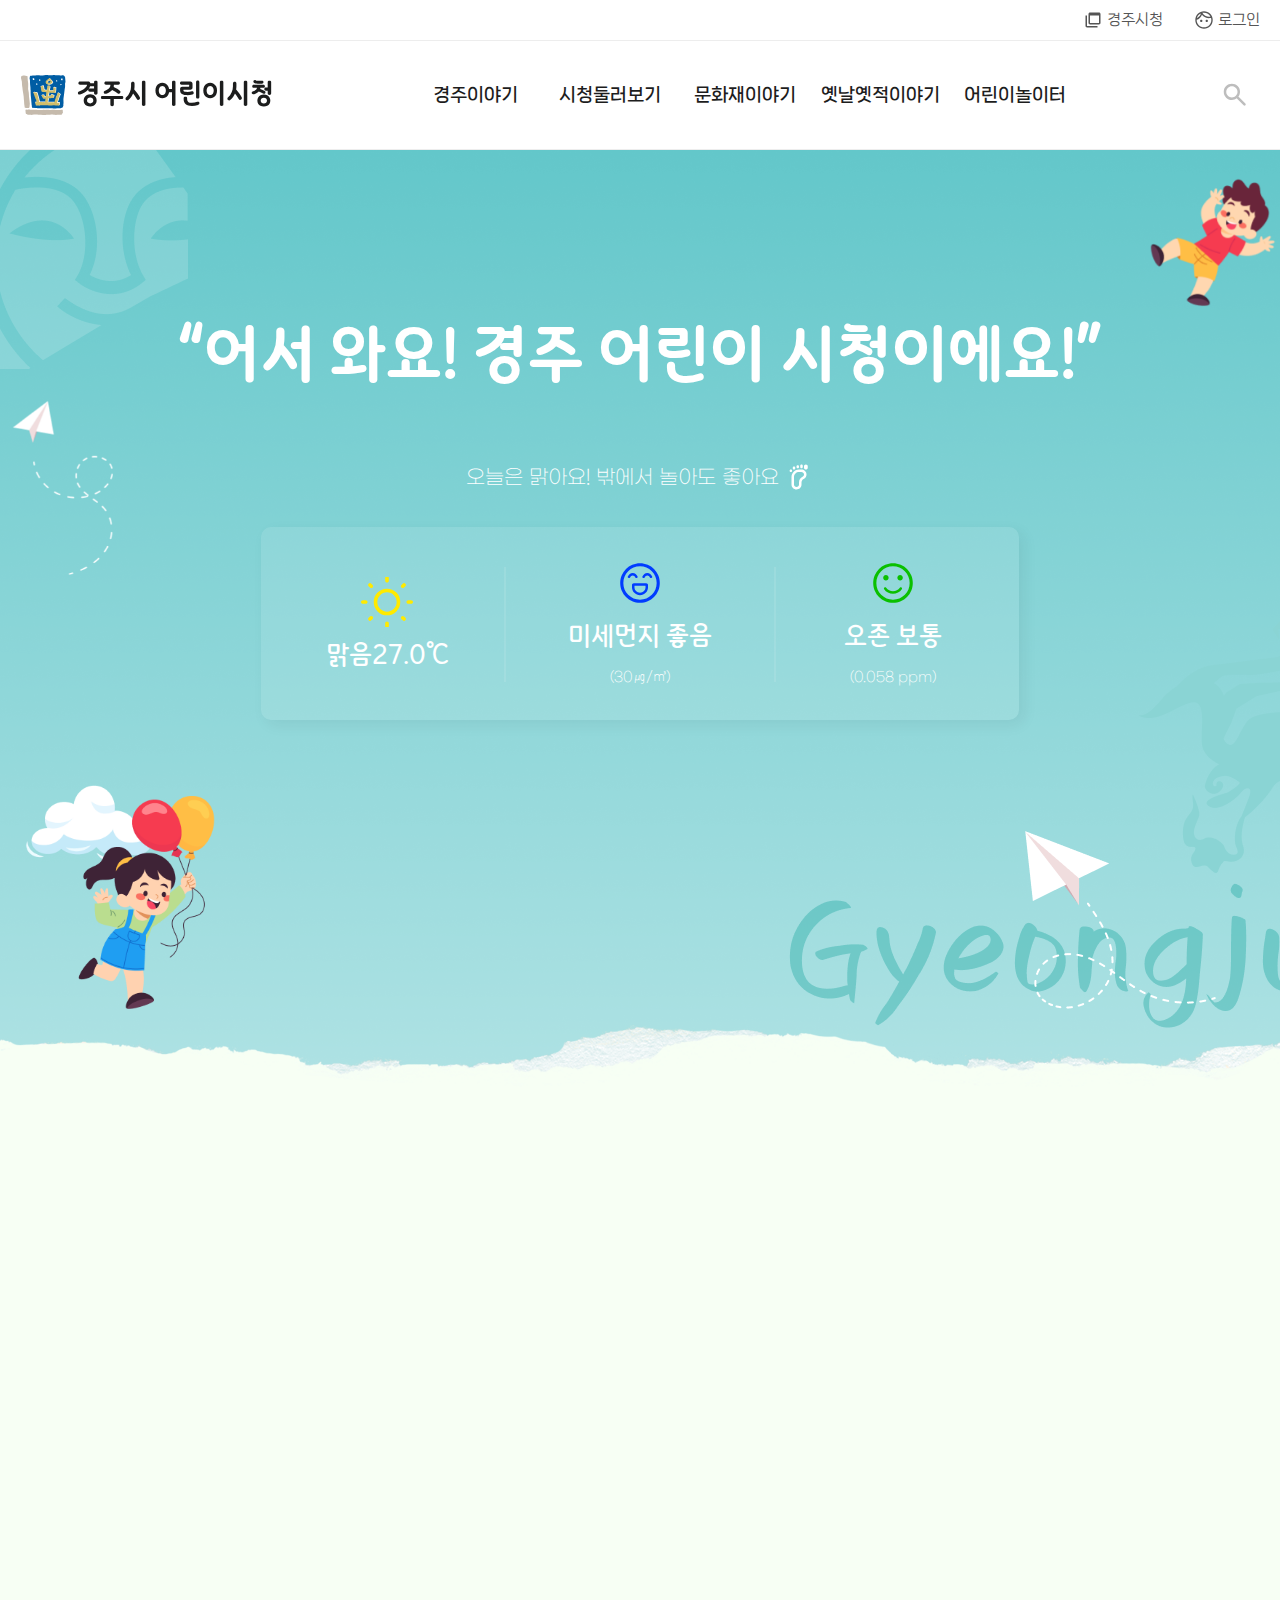
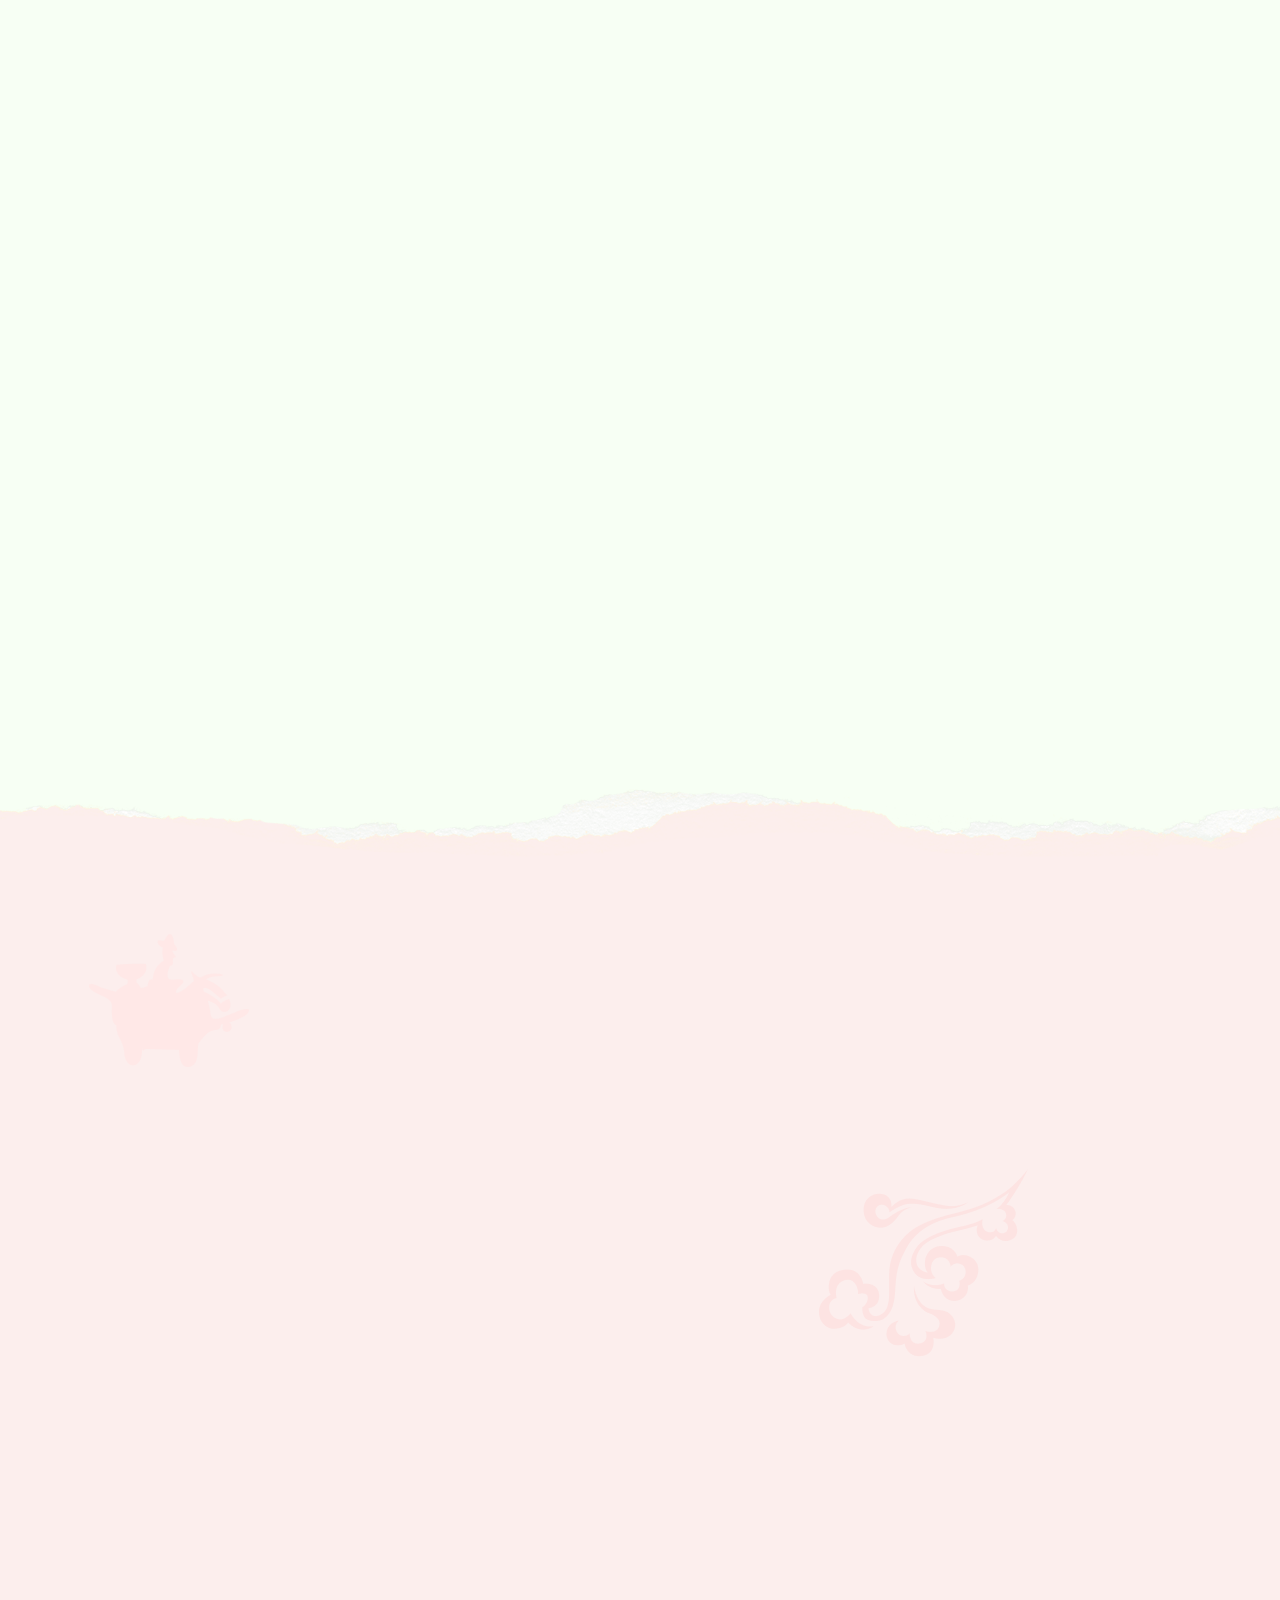
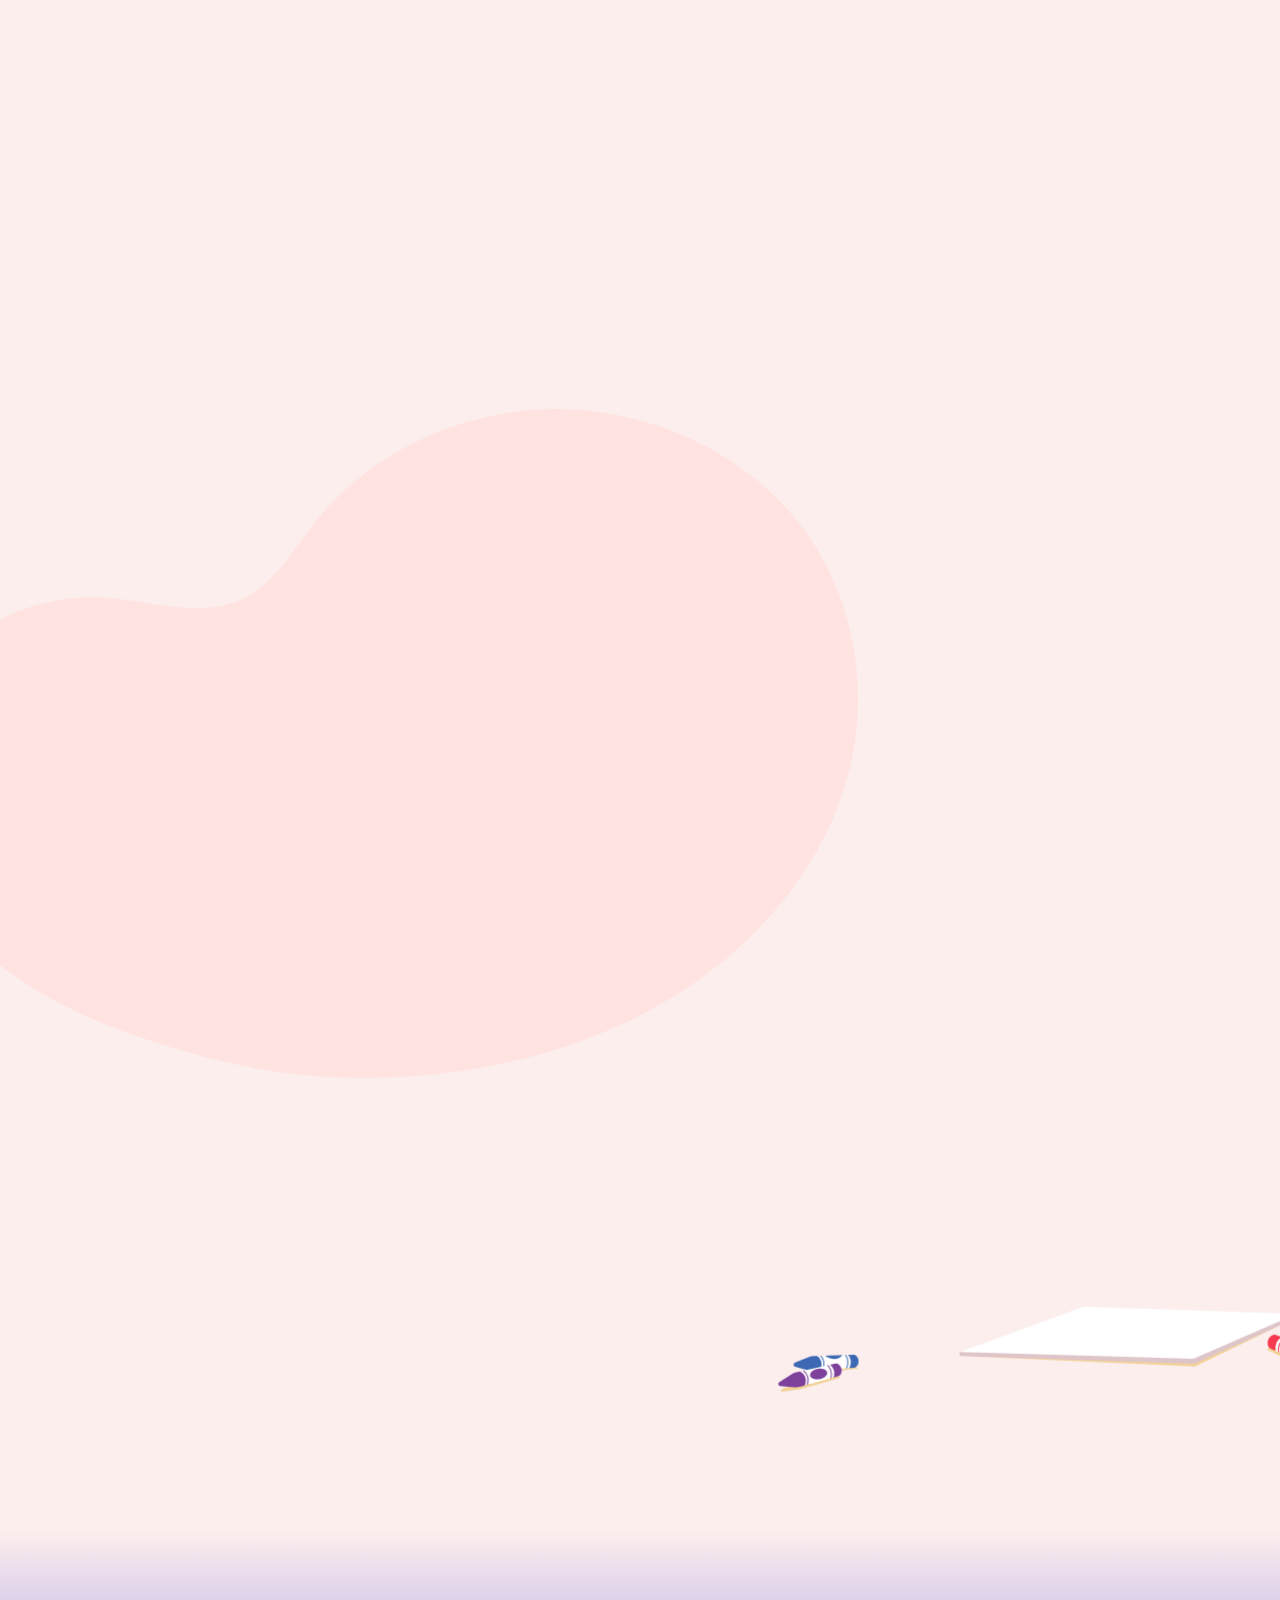
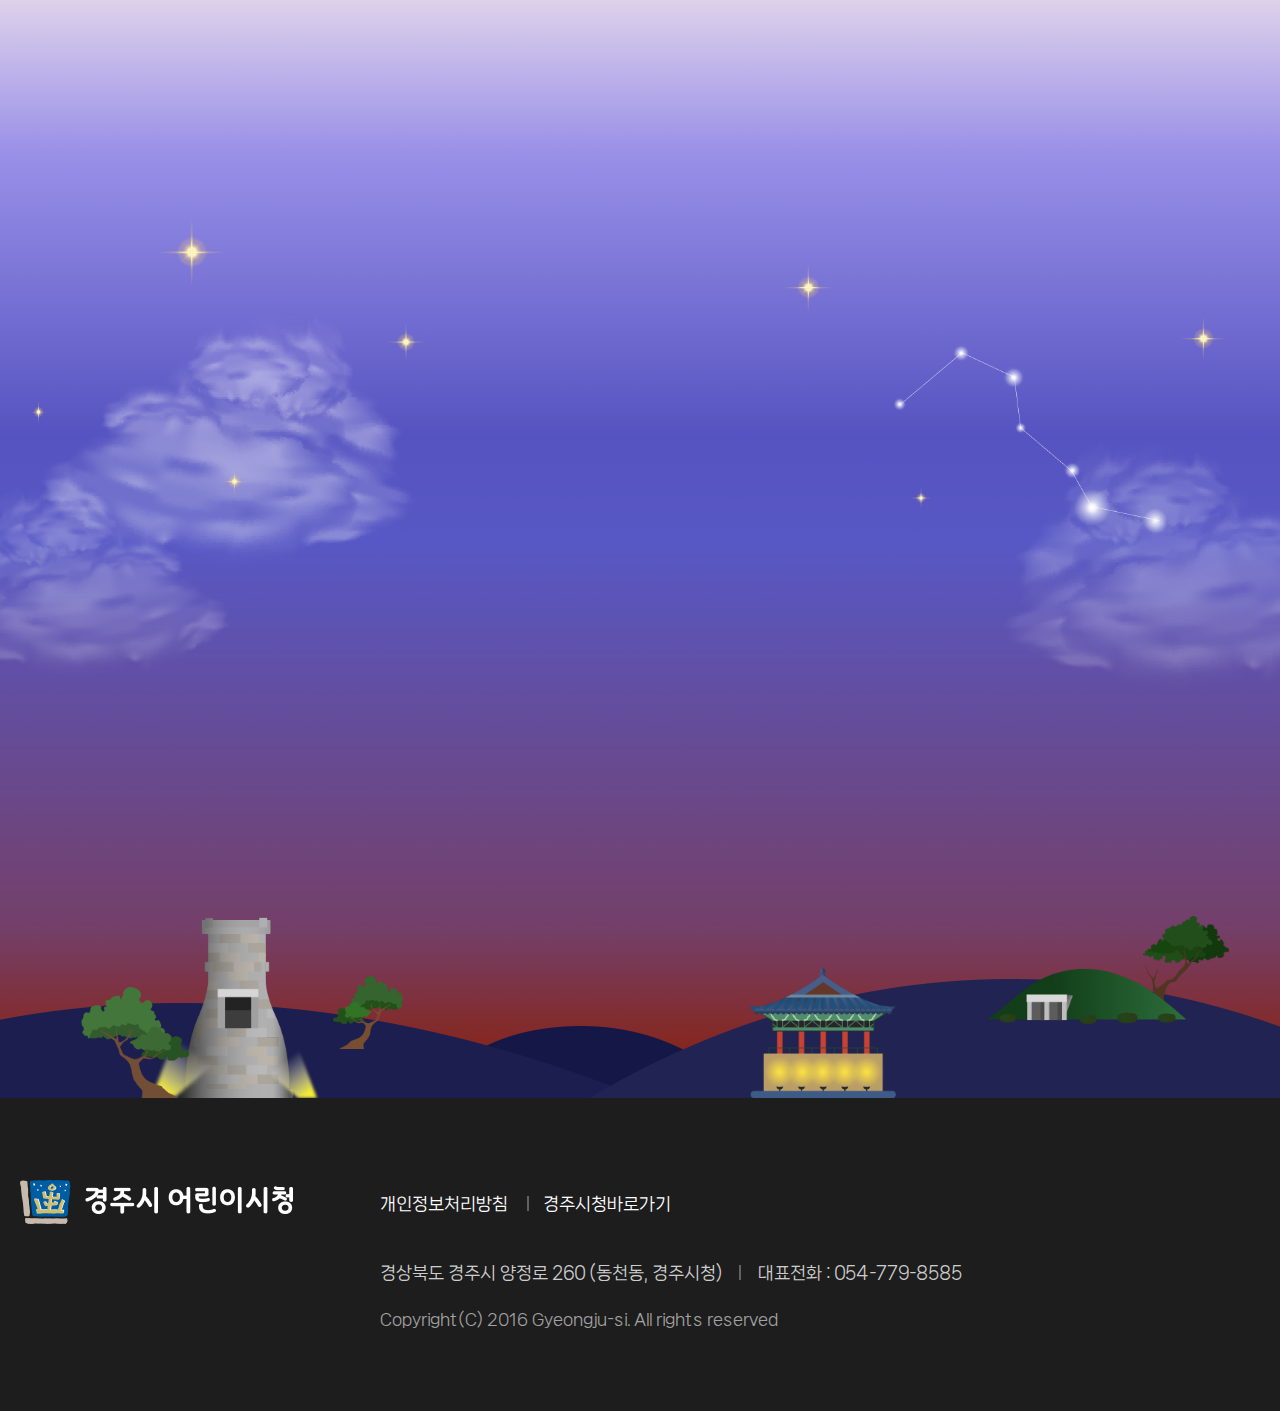
<file: gyeongju/index.html>
<!DOCTYPE html>
<html lang="ko">
<head>
    <meta charset="UTF-8">
    <meta name="viewport" content="width=device-width, initial-scale=1.0">
    <!--jquery 라이브러리-->
    <script src="js/jquery-3.7.1.min.js"></script>
    <!--swiper 라이브러리-->
    <script src="js/swiper-bundle.min.js"></script>
    <link rel="stylesheet" href="css/swiper-bundle.min.css">

    <!-- aos 애니메이션 라이브러리-->
    <link href="https://unpkg.com/aos@2.3.1/dist/aos.css" rel="stylesheet">
    <script src="https://unpkg.com/aos@2.3.1/dist/aos.js"></script>

    <link rel="stylesheet" href="css/main.css">
    <script src="js/main.js"></script>
    <script src="js/common.js"></script>

    <link rel="shortcut icon" href="favicon.svg" type="image/x-icon"> 
    <title>경주시 어린이시청</title>
</head>
<body>
    <div id="wrap">
        <header>
            <div class="header_top">
                <div class="util">
                    <div class="site">
                        <button class="site_open" onclick="window.open('https://www.gyeongju.go.kr/open_content/ko/index.do')"><span>경주시청</span></button>
                    </div>
                    <div class="login">
                        <button class="login_open"><span>로그인</span></button>
                    </div>
                </div>
            </div>
            <div class="header_body">
                <h1 class="logo"><a href="index.html"><span class="blind">gyeongjuchild</span></a></h1>
                <nav class="gnb">
                    <button class="gnb_open"><span class="blind">메뉴열기</span></button>
                    <div class="gnb_wrap">
                        <ul class="depth1">
                            <li>
                                <a href="#"><span>경주이야기</span></a>
                                <ul class="depth2">
                                    <li><a href="#"><span>경주역사</span></a></li>
                                    <li><a href="#"><span>경주상징</span></a></li>          
                                    <li><a href="#"><span>경주자랑거리</span></a></li>
                                </ul> 
                            </li>
                            <li>
                                <a href="#"><span>시청둘러보기</span></a>
                                <ul class="depth2">
                                    <li><a href="#"><span>시청에서 하는 일</span></a></li>
                                    <li><a href="#"><span>의회에서 하는 일</span> </a></li>
                                </ul> 
                            </li>
                            <li>
                                <a href="#"><span>문화재이야기</span></a>
                                <ul class="depth2">
                                    <li><a href="#"><span>문화유산</span></a></li>
                                </ul> 
                            </li>
                            <li>
                                <a href="#"><span>옛날옛적이야기</span></a>
                            </li>
                            <li>
                                <a href="#"><span>어린이놀이터</span></a>
                                <ul class="depth2">
                                    <li><a href="#"><span>내가 시장이라면</span></a></li>
                                    <li><a href="#"><span>자유게시판</span></a></li>          
                                    <li><a href="#"><span>공부도우미</span></a></li>
                                    <li><a href="#"><span>어린이 박물관</span></a></li>
                                </ul> 
                            </li>
                        </ul>
                        <button class="gnb_close"><span class="blind">메뉴닫기</span></button>
                    </div>
                </nav>
                <div class="util">
                    <div class="search">
                        <button class="search_open"><span>검색어를 입력하세요.</span></button>
                    </div><!--//search-->
                </div><!--//util-->
            </div>
        </header>
        <main class="container">
            <section class="visual">
                <h2 data-aos="fade-down">“어서 와요! 경주 어린이 시청이에요!”</h2>
                <p>오늘은 맑아요! 밖에서 놀아도 좋아요</p>
                <div class="box">
                    <div class="tem">
                        <strong><span class="whe">맑음</span>27.0℃</strong>
                    </div>
                    <div class="dust">
                        <strong>미세먼지 좋음</strong>
                        <span class="num">(30㎍/㎥)</span>
                    </div>
                    <div class="ozone">
                        <strong>오존 보통</strong>
                        <span class="num">(0.058 ppm)</span>
                    </div>
                </div><!--//box-->
                <img class="item01" src="images/item01.png" alt="종이비행기01">
                <img class="item02" src="images/item02.png" alt="풍선든아이">
                <img class="item03" src="images/item03.png" alt="종이비행기02">
                <img class="item04" src="images/item04.png" alt="남자아이">
                <img class="item05" src="images/item05.png" alt="로켓탄아이들">
            </section><!--//visual-->
            
            <section class="intro">
                <div class="wrapper">
                    <div class="story01">
                        <div class="text" data-aos="fade-left">
                            <p>생각보다 훨씬 재미있는</p>
                            <h3>경주 이야기</h3>
                        </div>
                        <a href="#" class="more" data-aos="fade-left" data-aos-duration="800">이야기보러가기</a>
                        <img src="images/intro_people.png" alt="경주캐릭터"  data-aos="fade-left" data-aos-duration="1500" >
                    </div>
                    <div class="story02">
                        <div class="text" data-aos="fade-right">
                            <p>시청은 무슨 일을 할까요?</p>
                            <h3>시청 둘러보기</h3>
                        </div>
                        <div class="list" data-aos="fade-left">
                            <ul>
                                <li class="yellow"><a href="#">시청에서 하는 일</a></li>
                                <li class="green"><a href="#">의회에서 하는 일</a></li>
                            </ul>
                        </div>
                        <img src="images/intro_talk.png" alt="말풍선아이콘" data-aos="fade-right" data-aos-duration="1500">
                    </div>
                </div>
            </section>
            <section class="culture">
                <div class="wrapper">
                    <div class="tit" data-aos="fade-up">
                        <h2>경주엔 어떤 <span>보물</span>이 있을까?</h2>
                    </div>
                    <div class="tab_list" data-aos="fade-up">
                        <ul>
                            <li class="item1"><button>문화유산</button></li>
                            <li class="item2"><button>관광지</button></li>
                        </ul>
                    </div>
                    <div class="content" data-aos="fade-up">
                        <div class="swiper"> <!-- 팝업의 높이와 넓이를 css에서 줄 수 있는 요소 -->
                            <ul class="swiper-wrapper"> <!-- 각 팝업 콘텐츠를 감싸는 요소 -->
                                <li class="swiper-slide">
                                    <a href="#">
                                        <div class="photo"><img src="images/cul06.jpg" alt="석탑"></div>
                                        <h3>천룡사지삼층석탑</h3>
                                    </a>
                                </li>
                                <li class="swiper-slide">
                                    <a href="#">
                                        <div class="photo"><img src="images/cul07.jpg" alt="복장전적"></div>
                                        <h3>기림사비로차나불 복장전적</h3>
                                    </a>
                                </li>  
                                <li class="swiper-slide">
                                    <a href="#">
                                        <div class="photo"><img src="images/cul08.jpg" alt="토우장식"></div>
                                        <h3>토우장식장경호</h3>
                                    </a>
                                </li> 
                                <li class="swiper-slide">
                                    <a href="#">
                                        <div class="photo"><img src="images/cul09.jpg" alt="불상"></div>
                                        <h3>기림사소조비로자나삼존불상</h3>
                                    </a>
                                </li> 
                                <li class="swiper-slide">
                                    <a href="#">
                                        <div class="photo"><img src="images/cul010.jpg" alt="금관"></div>
                                        <h3>금관 및 수하식(황남대총 북분)</h3>
                                    </a>
                                </li> 
                            </ul>
                        </div>
                    </div>
                    <a href="#" class="more" data-aos="fade-up"><span class="blind">더보기</span></a>
                </div>
            </section>
            <section class="write">
                <img class="shape" src="images/shape.png" alt="도형">
                <div class="wrapper">
                    <div class="tit" >
                        <p data-aos="fade-up">내가 바로 꼬마 시장님!</p>
                        <h3 data-aos="fade-up" >내가 <span>시장</span>이라면,</h3>
                    </div>
                    <div class="btn_wrap" data-aos="fade-up">
                        <button class="btn_prev"><span class="blind">이전버튼</span></button>
                        <button class="btn_next"><span class="blind">다음버튼</span></button>
                        <a href="#" class="more"><span class="blind">더보기</span></a>
                    </div>
                    <div class="txt" data-aos="fade-left">                   
                        <div class="swiper"> <!-- 팝업의 높이와 넓이를 css에서 줄 수 있는 요소-->
                            <ul class="swiper-wrapper"> <!-- 각 팝업 콘텐츠를 감싸는 요소-->
                                <li class="swiper-slide">
                                    <p>제가 시장이 된다면 강아지들이랑 놀 수 있는 공원을 우리 동네에도 꼭 만들 거예요.</p>
                                    <span>2025-07-02 19:22:10</span>
                                </li>
                                <li class="swiper-slide">
                                    <p>공부만 하지 말고 재미있는 체험학습을 자주 할 수 있게 해주고 싶어요!</p>
                                    <span>2025-06-29 18:13:46</span>
                                </li>  
                                <li class="swiper-slide">
                                    <p>제가 시장이 된다면, 장마철에 비 오는 날에도 까먹고 우산을 챙기지 못한 친구들이 젖지 않게 우산 빌려주는 기계를 만들어 보고 싶어요.</p>
                                    <span>2025-05-16 15:56:28</span>
                                </li> 
                                <li class="swiper-slide">
                                    <p>우리 동네에 도서관 말고 만화책방도 생기면 좋겠어요</p>
                                    <span>2025-04-03 14:46:10</span>
                                </li> 
                                <li class="swiper-slide">
                                    <p>제가 시장이 되면 하루에 한 번은 마을에 음악이 나오는 시간을 만들고 싶고 또 제 반려동물 강아지랑 산책할 수 있는 동물 공원도 만들고 싶어요</p>
                                    <span>2025-03-28 20:03:11</span>
                                </li> 
                                <li class="swiper-slide">
                                    <p>제가 시장이 된다면 나무랑 풀들이 더 많이 자랄 수 있는 ‘숲속 놀이터’를 만들고 싶어요. 나무에 그네도 달고, 비밀기지도 있어요. 새들이랑 다람쥐들이 놀 수 있고, 바닥은 흙이라서 맨발로 걸어도 아이들이 놀다가 다치지 않게 바닥이 말랑한 놀이터를 우리 동네에도 꼭 만들 거예요</p>
                                    <span>2025-03-15 12:30:45</span>
                                </li> 
                            </ul>
                        </div>
                    </div>
                    <img src="images/write_people.png" alt="말풍선" data-aos="fade-right">
                </div>
            </section>
            <section class="play">
                <div class="tit" >
                    <h2 data-aos="fade-up">우리가 즐겁게 배우는 공간! <span>어린이 놀이터</span></h2>
                </div>
                <div class="list" data-aos="flip-up">
                    <ul>
                        <li class="museum"><a href="https://gyeongju.museum.go.kr/kid/" target="_blank" title="어린이 박물관">경주 어린이 박물관</a></li>
                        <li class="study"><a href="#">공부 도우미</a></li>
                    </ul>
                </div>
                <img class="pic" src="images/pic07.png" alt="별자리">
                <img class="pic01" src="images/pic01.png" alt="왼쪽까치">
                <img class="pic02" src="images/pic02.png" alt="오른쪽까치">
                <img class="pic03" src="images/pic04.png" alt="뒤에나무">
                <img class="pic04" src="images/pic03.png" alt="첨성대">
                <img class="pic06" src="images/pic06.png" alt="천마총">
                <img class="pic05" src="images/pic05.png" alt="연압지">
                <img class="star01" src="images/star.png" alt="별1">
                <img class="star02" src="images/star.png" alt="별2">
                <img class="star03" src="images/star.png" alt="별3">
                <img class="star04" src="images/star.png" alt="별4">
                <img class="star05" src="images/star.png" alt="별5">
                <img class="star06" src="images/star.png" alt="별6">
                <img class="star07" src="images/star.png" alt="별7">
                <img class="star08" src="images/star.png" alt="별8">
                <img class="star09" src="images/star.png" alt="별9">
            </section>
        </main>
        <div class="line-wrap">
            <svg class="line" viewBox="0 0 2207 1705" preserveAspectRatio="xMidYMid meet">
                <path d="M20 20C170.507 35.4256 433.791 116.617 476.872 291.128C504.156 401.648 443.168 488.213 404.65 561.167C366.131 634.121 377.366 690.742 476.872 724.497C576.378 758.252 675.349 757.707 664.649 848.083C658.591 899.26 640.575 950.981 718.147 1035.37C795.719 1119.76 920.369 1172.02 1108.15 1217.21C1295.92 1262.4 1675.9 1316.06 1973.21 1281.45C2300.61 1243.34 2287.4 1196.68 2312.38 1217.21C2321.13 1224.39 2353.45 1339.93 2163.76 1592.82C2117.51 1654.49 1953.08 1873.41 1739.09 1997" />
            </svg>
        </div>
        <footer>
            <div class="wrapper">
                <div class="f_logo"><img src="images/logo_w.png" alt="경주시어린이시청"></div>
                <div class="group">
                    <div class="f_nav">
                        <ul>
                            <li><a href="#">개인정보처리방침</a></li>
                            <li class="line"><a href="https://www.gyeongju.go.kr/open_content/ko/index.do" target="_blank" title="경주시청">경주시청바로가기</a></li>
                        </ul>    
                    </div>
                    <div class="f_info">
                        <address>경상북도 경주시 양정로 260 (동천동, 경주시청)</address>
                        <span>대표전화 : 054-779-8585</span>
                    </div>
                    <div class="copyright">Copyright(C) 2016 Gyeongju-si. All rights reserved</div>
                </div>
            </div>
        </footer>
    </div>
</body>
</html>
</file>
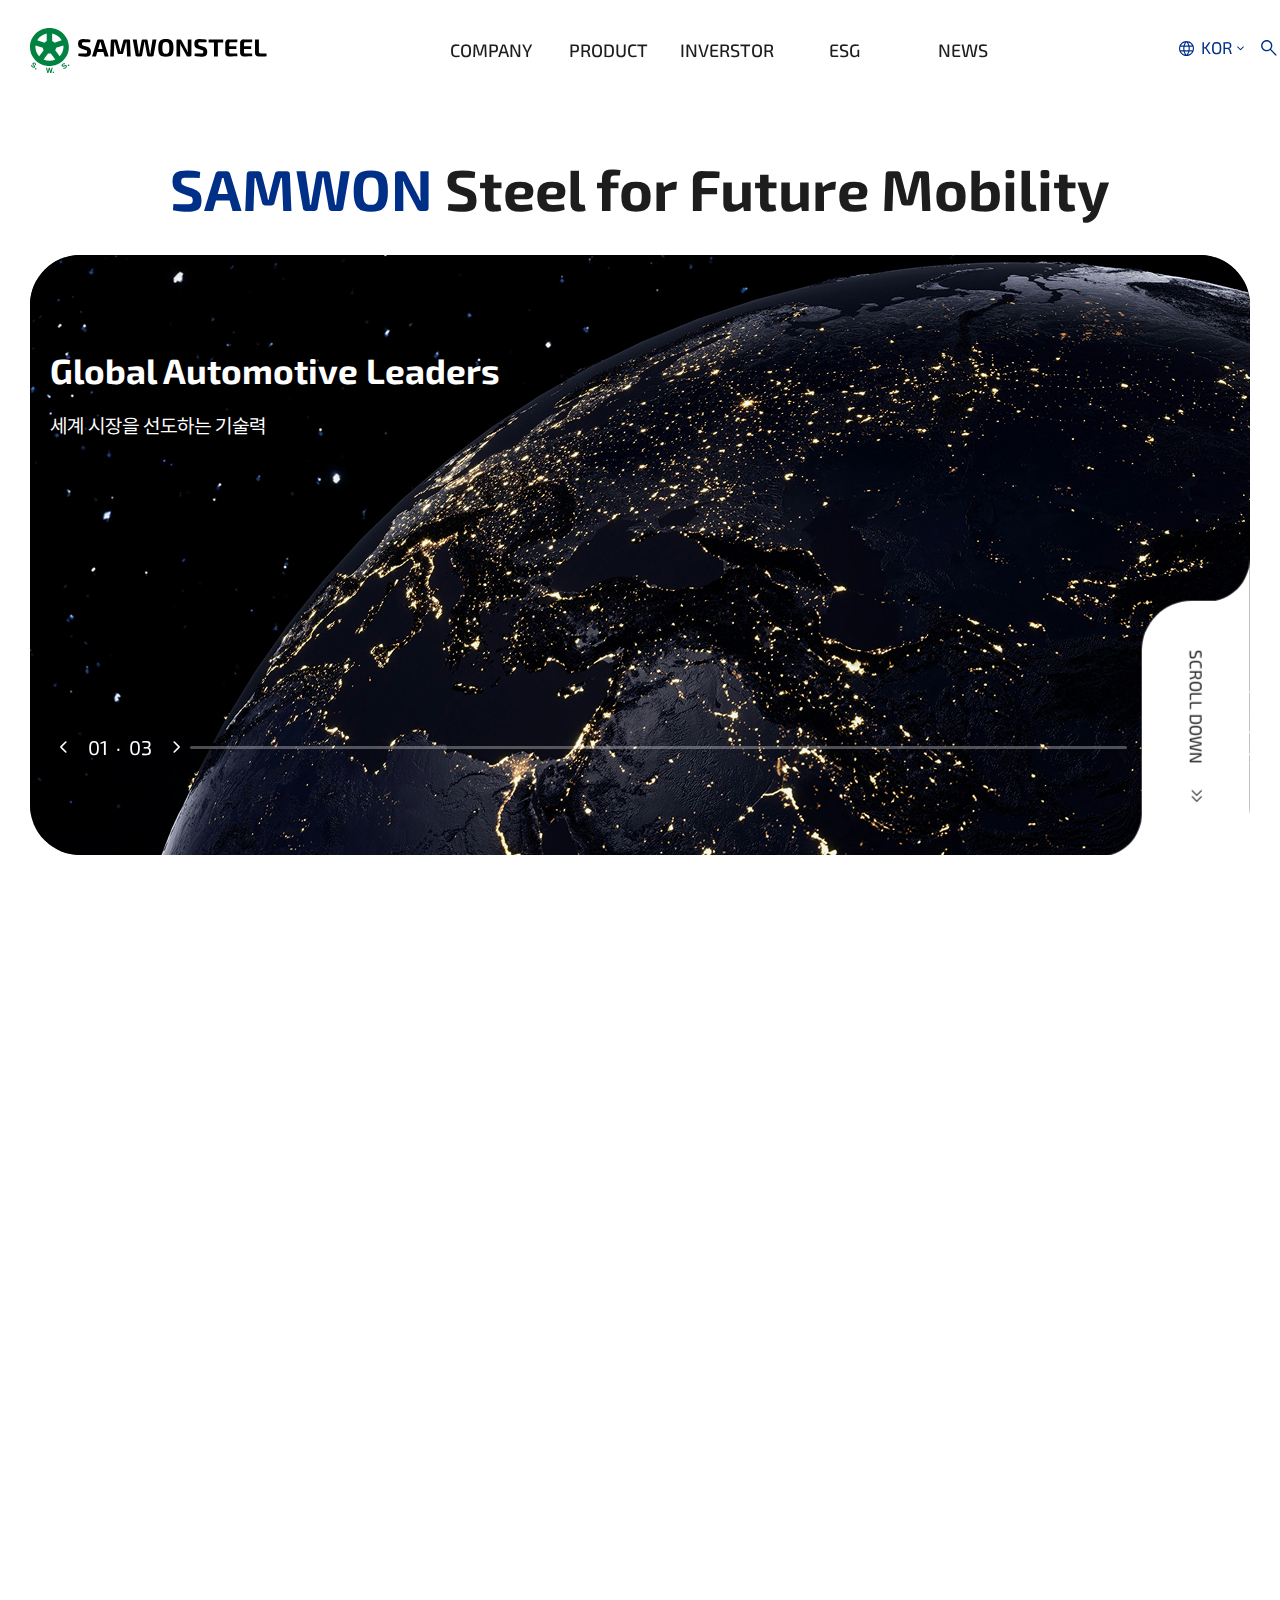
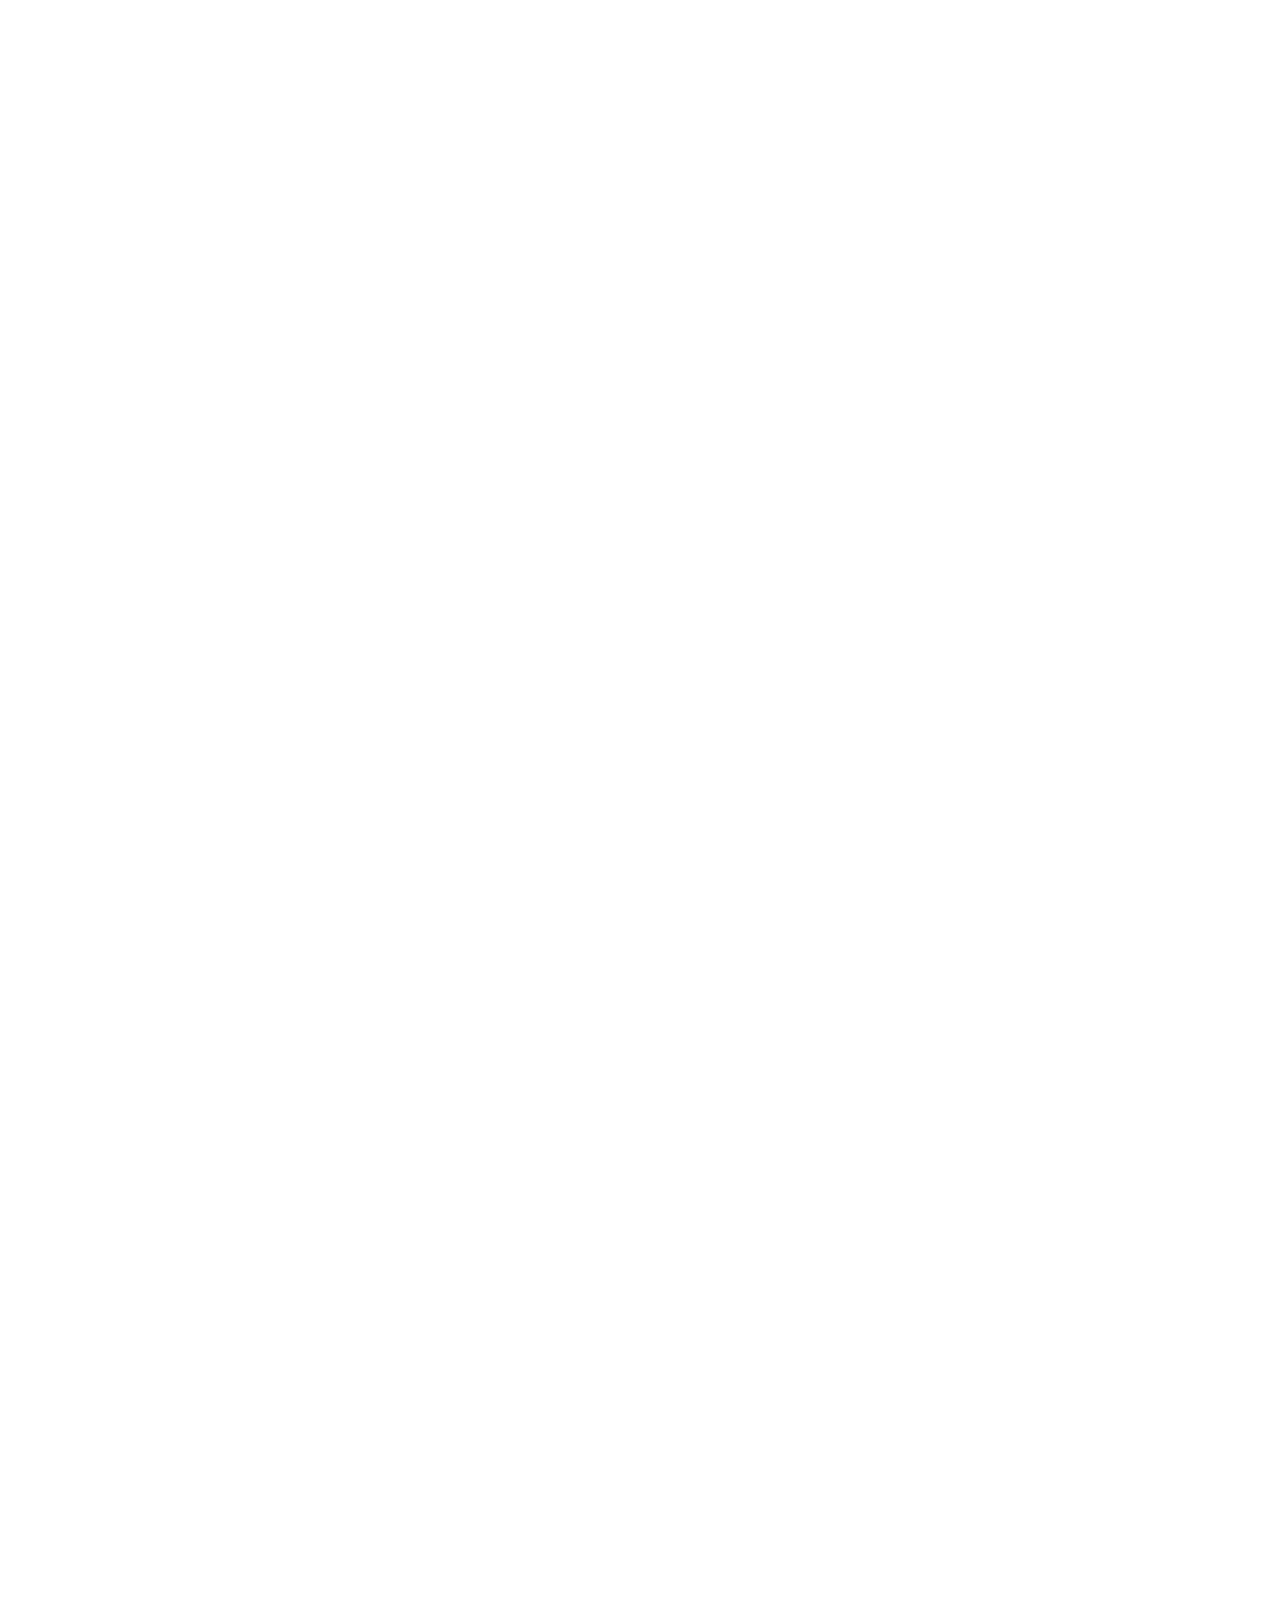
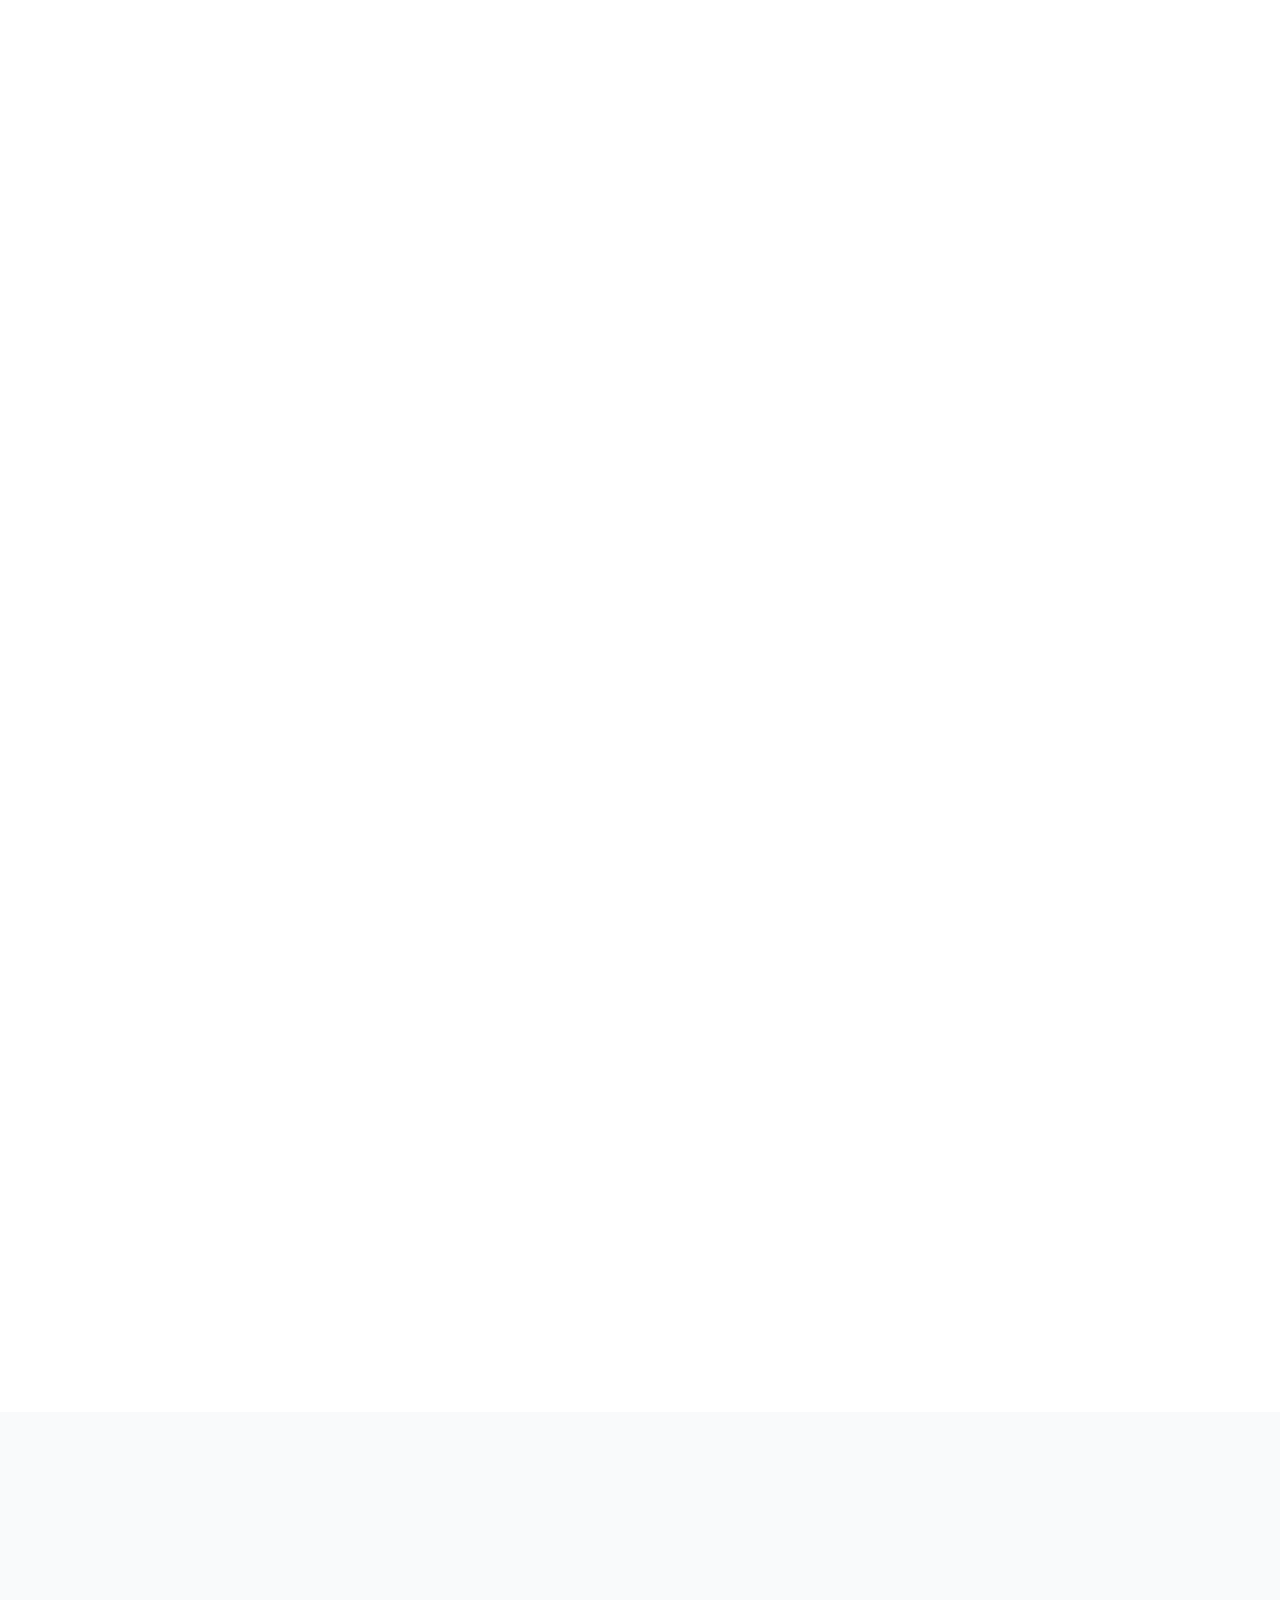
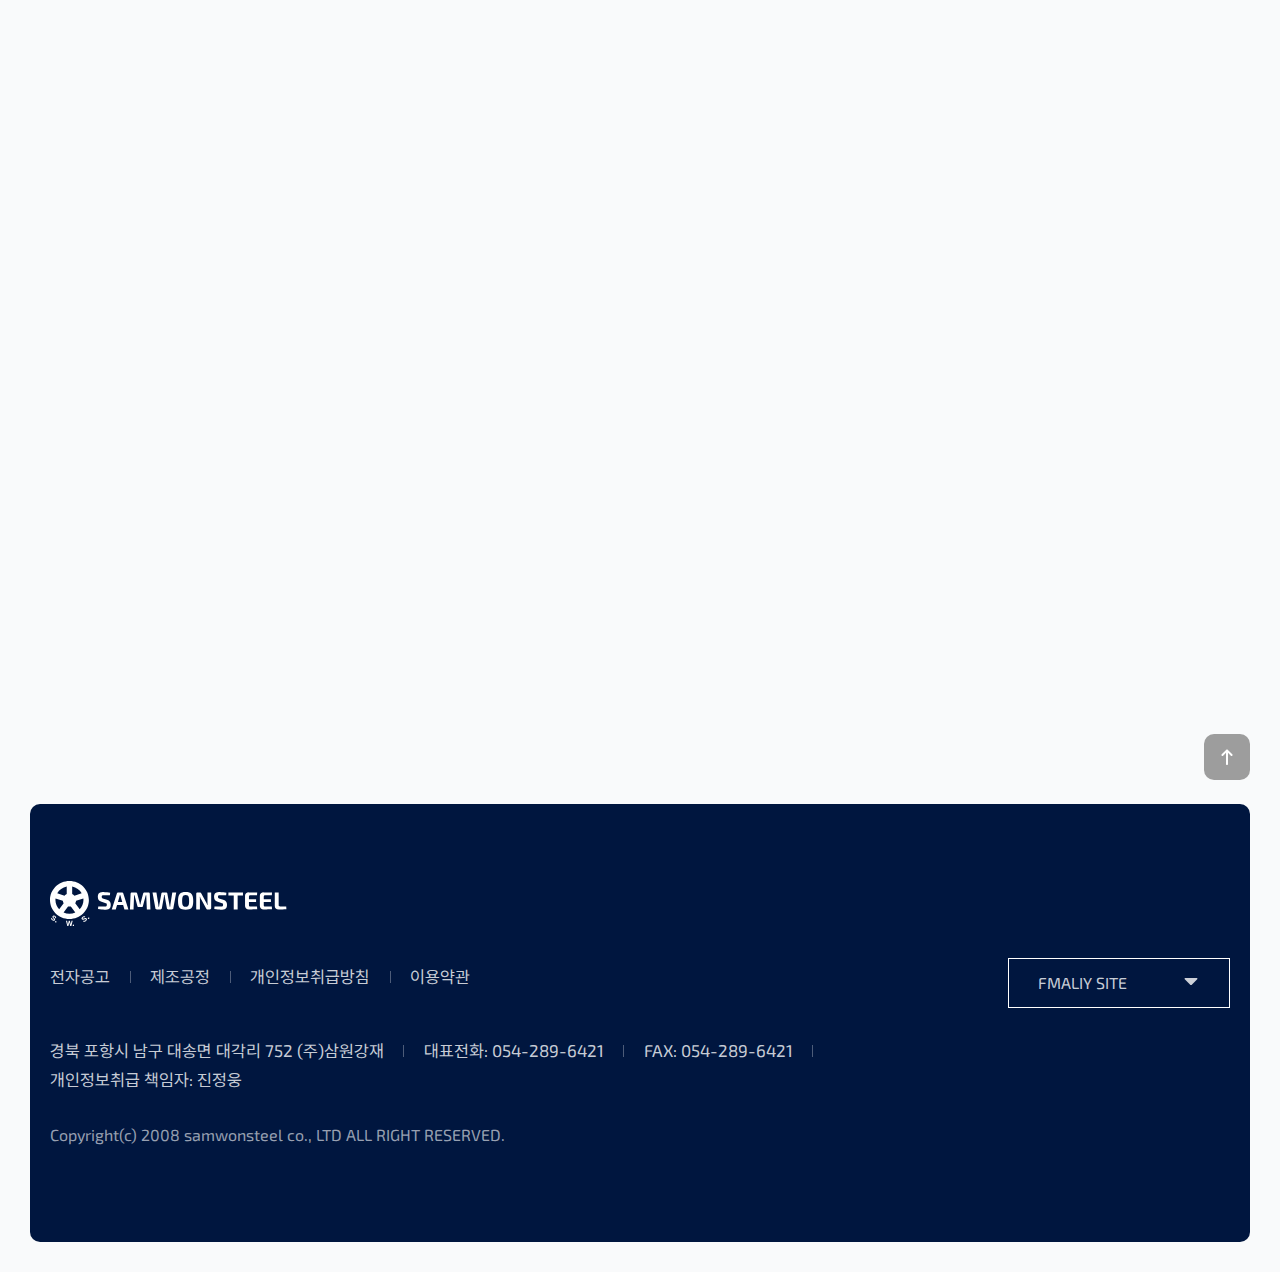
<file: samwon/index.html>
<!DOCTYPE html>
<html lang="ko">
<head>
    <meta charset="UTF-8">
    <meta name="viewport" content="width=device-width, initial-scale=1.0">
     <!--jquery 라이브러리-->
    <script src="js/jquery-3.7.1.min.js"></script>
    <!--swiper 라이브러리-->
    <script src="js/swiper-bundle.min.js"></script>
    <link rel="stylesheet" href="css/swiper-bundle.min.css">

    <!-- aos 애니메이션 라이브러리-->
    <link href="https://unpkg.com/aos@2.3.1/dist/aos.css" rel="stylesheet">
    <script src="https://unpkg.com/aos@2.3.1/dist/aos.js"></script>


    <link rel="stylesheet" href="css/main.css">
    <script src="js/main.js"></script>
    <script src="js/common.js"></script>

    <link rel="shortcut icon" href="favicon.ico" type="image/x-icon"> 
    <title>삼원강재</title>
</head>
<body>
    <div id="wrap">
        <header>
            <h1 class="logo"><a href="index.html"><span class="blind">samwonsteel</span></a></h1>
            <nav class="gnb">
                <button class="gnb_open"><span class="blind">메뉴열기</span></button>
                <div class="gnb_wrap">
                    <div class="gnb_util"><!-- 유틸 (모바일용 메뉴 안) -->
                        <div class="lang">
                            <button class="lang_open"><span>KOR</span></button>
                        </div><!--//lang-->
                    </div><!--//gnb_util-->
                    <ul class="depth1">
                        <li>
                            <a href="#"><span>COMPANY</span></a>
                            <ul class="depth2">
                                <li><a href="#"><span>회사개요</span></a></li>
                                <li><a href="#"><span>CEO소개</span></a></li>
                                <li><a href="#"><span>연혁</span></a></li>
                                <li><a href="#"><span>사업장안내</span></a></li>
                                <li><a href="#"><span>관계회사</span></a></li>
                            </ul>
                        </li>
                        <li>
                            <a href="#"><span>PRODUCT</span></a>
                            <ul class="depth2">
                                <li><a href="#"><span>사업소개</span></a></li>
                                <li><a href="#"><span>제품소개</span></a></li>
                                <li><a href="#"><span>제조공정</span></a></li>
                                <li><a href="#"><span>품질경영활동</span></a></li>
                            </ul>
                        </li>
                        <li>
                            <a href="#"><span>INVERSTOR</span></a>
                            <ul class="depth2">
                                <li><a href="#"><span>NEWS</span></a></li>
                                <li><a href="#"><span>전자공고</span></a></li>
                                <li><a href="#"><span>재무정보</span></a></li>
                                <li><a href="#"><span>공시</span></a></li>
                                <li><a href="#"><span>IR자료실</span></a></li>
                            </ul>
                        </li>
                        <li>
                            <a href="#"><span>ESG</span></a>
                            <ul class="depth2">
                                <li><a href="#"><span>esg경영</span></a></li>
                                <li><a href="#"><span>환경경영</span></a></li>
                                <li><a href="#"><span>안전보건</span></a></li>
                                <li><a href="#"><span>윤리경영</span></a></li>
                                <li><a href="#"><span>상생경영</span></a></li>
                                <li><a href="#"><span>사회공헌</span></a></li>
                                <li><a href="#"><span>지배구조</span></a></li>
                                <li><a href="#"><span>인권경영</span></a></li>
                            </ul>
                        </li>
                        <li>
                            <a href="#"><span>NEWS</span></a>
                            <ul class="depth2">
                                <li><a href="#"><span>삼원강재소식</span></a></li>
                                <li><a href="#"><span>홍보동영상</span></a></li>
                            </ul>
                        </li>
                    </ul>
                    <button class="gnb_close"><span class="blind">메뉴닫기</span></button>
                </div><!--gnb_wrap-->
            </nav>
            <div class="util">
                    <div class="lang">
                        <button class="lang_open"><span>KOR</span></button>
                        <div class="box hide">
                            <a href="#" class="item">KOR</a>
                            <a href="#" class="item">ENG</a>
                          </div>
                    </div><!--//lang-->
                    <div class="search">
                        <button class="search_open"><span class="blind">검색</span></button>
                    </div><!--//search-->
            </div><!--//util-->
        </header>
        <main class="container">
            <section class="visual">
                <h2 data-aos="fade-right"><span>SAMWON</span> Steel for Future Mobility</h2>
                <div class="swiper"><!-- 팝업의 높이와 넓이를 css에서 줄 수 있는 요소-->
                    <ul class="swiper-wrapper">
                        <li class="swiper-slide bg1">
                            <div class="txt_wrap">
                                <h3>Global Automotive Leaders</h3>
                                <p>세계 시장을 선도하는 기술력</p>
                            </div>
                        </li>
                         <li class="swiper-slide bg2">
                            <div class="txt_wrap">
                                <h3>Advanced Steel Technology</h3>
                                <p> 고성능을 완성하는 정밀한 기술</p>
                            </div>
                        </li>
                         <li class="swiper-slide bg3">
                            <div class="txt_wrap">
                                <h3>Core to Suspension Systems</h3>
                                <p>현가장치 핵심 부품의 완성, 삼원강재</p>
                            </div>
                        </li>
                    </ul>
                </div><!--//swiper-->
                <div class="ctrl_wrap">
                    <div class="left-controls">
                    <button class="btn_prev"><span class="blind">이전팝업보기</span></button>
                    <div class="slide-info">
                        <span class="current-slide">01</span>
                        <span>·</span>
                        <span class="total-slide">03</span>
                    </div>
                    <button class="btn_next"><span class="blind">다음팝업보기</span></button>    
                    </div>
                    <div class="progress-bar">
                        <div class="progress-fill"></div>
                    </div>
                </div>
                <div class="scroll">
                    <span class="text">SCROLL DOWN</span>
                    <span class="icon"></span>
                </div>
            </section><!--//visual-->
            <section class="product">
                <div class="wrapper">
                    <div class="tit" data-aos="fade-up">
                        <strong>Mobility Materials</strong>
                        <div class="inner">
                            <h2>Products</h2>
                            <p>삼원강재는 자동차 현가장치에 최적화된<br>고강도·고정밀 철강 소재를 개발하고 생산합니다.</p>
                        </div>
                    </div>
                    <div class="list" data-aos="fade-up" data-aos-duration="1500">
                        <ul>
                            <li>
                                <a href="#">
                                    <h3>Rolling</h3>
                                    <p>평강(Flat)과 환강(Round) 등<br>정밀 압연소재 생산</p>
                                    <div class="photo"><img src="images/product01.jpg" alt="Rolling 제품"></div>
                                </a>
                            </li>
                            <li>
                                <a href="#">
                                    <h3>Processing</h3>
                                    <p>피일드바 및 스프링용<br>소재 맞춤 가공</p>
                                    <div class="photo"><img src="images/product02.jpg" alt="Processing 제품"></div>
                                </a>
                            </li>
                            <li>
                                <a href="#">
                                    <h3>Steel Pipe</h3>
                                    <p>슬리팅 강판을 용접한<br>자동차용 파이프</p>
                                    <div class="photo"><img src="images/product03.jpg" alt="Steel Pipe 제품"></div>
                                </a>
                            </li>
                        </ul>
                    </div>
                    <a href="#" class="more" data-aos="fade-up"><span>VIEW MORE</span></a>
                </div>
            </section><!--//product-->
            <section class="esg" data-aos="zoom-in">
                <div class="wrapper">
                    <div class="tit" data-aos="fade-up">
                        <h2>ESG</h2>
                        <p><span>지속 가능</span>한<br>내일을 설계하는<br>강한 기업</p>
                        <a href="#" class="more"><span>VIEW MORE</span></a>
                    </div>
                    <div class="list" data-aos="fade-up" data-aos-duration="2000" >
                        <ul>
                            <li class="bg1">
                                <a href="#">
                                    <strong>ESG</strong>
                                    <h3>ESG 경영</h3>
                                </a>
                            </li>
                            <li class="bg2">
                                <a href="#">
                                    <strong>Environment</strong>
                                    <h3>환경</h3>
                                </a>
                            </li>
                            <li class="bg3">
                                <a href="#">
                                    <strong>SOCIAL</strong>
                                    <h3>노동 · 인권</h3>
                                </a>
                            </li>
                            <li class="bg4">
                                <a href="#">
                                    <strong>Governance</strong>
                                    <h3>지배구조</h3>
                                </a>
                            </li>
                        </ul>
                    </div>
                </div><!--//wrapper-->
            </section><!--//esg-->
            <section class="grobal">
                <div class="inner">
                    <div class="tit" data-aos="fade-up">
                        <p> 삼원강재는 해외 매출 40% 이상, 글로벌 네트워크를 구축하고 있습니다.</p>
                        <h2>GROBAL   <span>NETWORK</span></h2>
                    </div>
                    <div class="map_wrap">
                        <div class="map" data-aos="zoom-in" data-aos-duration="1500">
                            <img src="images/grobal_map.jpg" alt="">
                            <a href="#" class="item russia ">
                                <div class="point">
                                    <span class="circle"></span>
                                </div>
                                <span class="con_txt">RUSSIA</span>
                            </a>
                            <a href="#" class="item poland">
                                <div class="point">
                                    <span class="circle"></span>
                                </div>
                                <span class="con_txt">POLAND</span>
                            </a>
                            <a href="#" class="item germany">
                                <div class="point">
                                    <span class="circle"></span>
                                </div>
                                <span class="con_txt">GERMANY</span>
                            </a>
                            <a href="#" class="item india">
                                <div class="point">
                                    <span class="circle"></span>
                                </div>
                                <span class="con_txt">INIDA</span>
                            </a>
                            <a href="#" class="item korea">
                                <div class="point">
                                    <span class="circle"></span>
                                </div>
                                <span class="con_txt">SOUTH KOREA</span>
                            </a>
                            <a href="#" class="item china">
                                <div class="point">
                                    <span class="circle"></span>
                                </div>
                                <span class="con_txt">CHINA</span>
                            </a>
                            <a href="#" class="item america">
                                <div class="point">
                                    <span class="circle"></span>
                                </div>
                                <span class="con_txt">AMERICA</span>
                            </a>
                        </div>
                    </div>
                </div>
            </section><!--//grobal-->
            <section class="news">
                <div class="wrapper">
                    <div class="tit" data-aos="fade-up">
                        <h2>NEWS</h2>
                        <p>강한 기술, 멈추지 않는 소식</p>
                    </div>
                    <div class="list" data-aos="fade-up" data-aos-duration="1500">
                        <ul>
                            <li>
                                <a href="#">
                                    <div class="subject">
                                        <strong>전자공고</strong>
                                        <h3>제 34기 임시주주총회 기준일 설정 공고</h3>
                                    </div>
                                    <span class="date">2025-05-13</span>
                                </a>
                            </li>
                            <li>
                                <a href="#">
                                    <div class="subject">
                                        <strong>NEWS</strong>
                                        <h3>(주)삼원강재 종무식</h3>
                                    </div>
                                    <span class="date">2025-03-14</span>
                                </a>
                            </li>
                            <li>
                                <a href="#">
                                    <div class="subject">
                                        <strong>NOTICE</strong>
                                        <h3>포항시, 에너지 자급자족 실증단지 구현…363억 투입 사업 착수</h3>
                                    </div>
                                    <span class="date">2025-01-06</span>
                                </a>
                            </li>
                            <li>
                                <a href="#">
                                    <div class="subject">
                                        <strong>NEWS</strong>
                                        <h3>2024년 9월 ‘사랑담은 행복한 밥상 봉사‘</h3>
                                    </div>
                                    <span class="date">2024-09-22</span>
                                </a>
                            </li>
                            <li>
                                <a href="#">
                                    <div class="subject">
                                        <strong>NEWS</strong>
                                        <h3>현대백화점그룹 10개 상장사, 2년 연속 ESG 평가 ‘통합 A등급 이상‘ 획득</h3>
                                    </div>
                                    <span class="date">2024-06-30</span>
                                </a>
                            </li>
                        </ul>
                    </div><!--//list-->
                    <a href="#" class="more" data-aos="fade-up"><span>VIEW MORE</span></a>
                </div>
            </section>
        </main>
        <footer>
            <div class="box">
                <button class="top"></button>
                <div class="group_wrap">
                    <div class="group1">
                        <div class="f_logo"><img src="images/logo_w.svg" alt="삼원강재로고"></div>
                        <div class="group2">
                            <div class="f_nav">
                                <ul>
                                    <li class="line"><a href="#">전자공고</a></li>
                                    <li class="line"><a href="#">제조공정</a></li>
                                    <li class="line"><a href="#">개인정보취급방침</a></li>
                                    <li><a href="#">이용약관</a></li>
                                </ul>
                            </div>
                            <div class="f_info">
                                <address class="line">경북 포항시 남구 대송면 대각리 752 (주)삼원강재</address>
                                <span class="line">대표전화: 054-289-6421</span>
                                <span class="line">FAX: 054-289-6421</span>
                                <span>개인정보취급 책임자: 진정웅</span>
                            </div>
                            <div class="copyright">Copyright(c) 2008 samwonsteel co., LTD ALL RIGHT RESERVED.</div>
                        </div><!--//group-->
                    </div>
                    <div class="family_site">
                        <button class="family_open" title="열기">FMALIY SITE</button>
                        <button class="family_close hide" title="닫기">FMALIY SITE</button>
                        <ul>
                            <li><a href="#">대원강업</a></li>
                            <li><a href="#">대원총업</a></li>
                            <li><a href="#">대원제강</a></li>
                            <li><a href="#">대원정밀</a></li>
                            <li><a href="#">콘티대원</a></li>
                        </ul>
                    </div><!--//family_site-->
                </div><!--//group_wrap-->
            </div>
        </footer>
    </div>
</body>
</html>
</file>
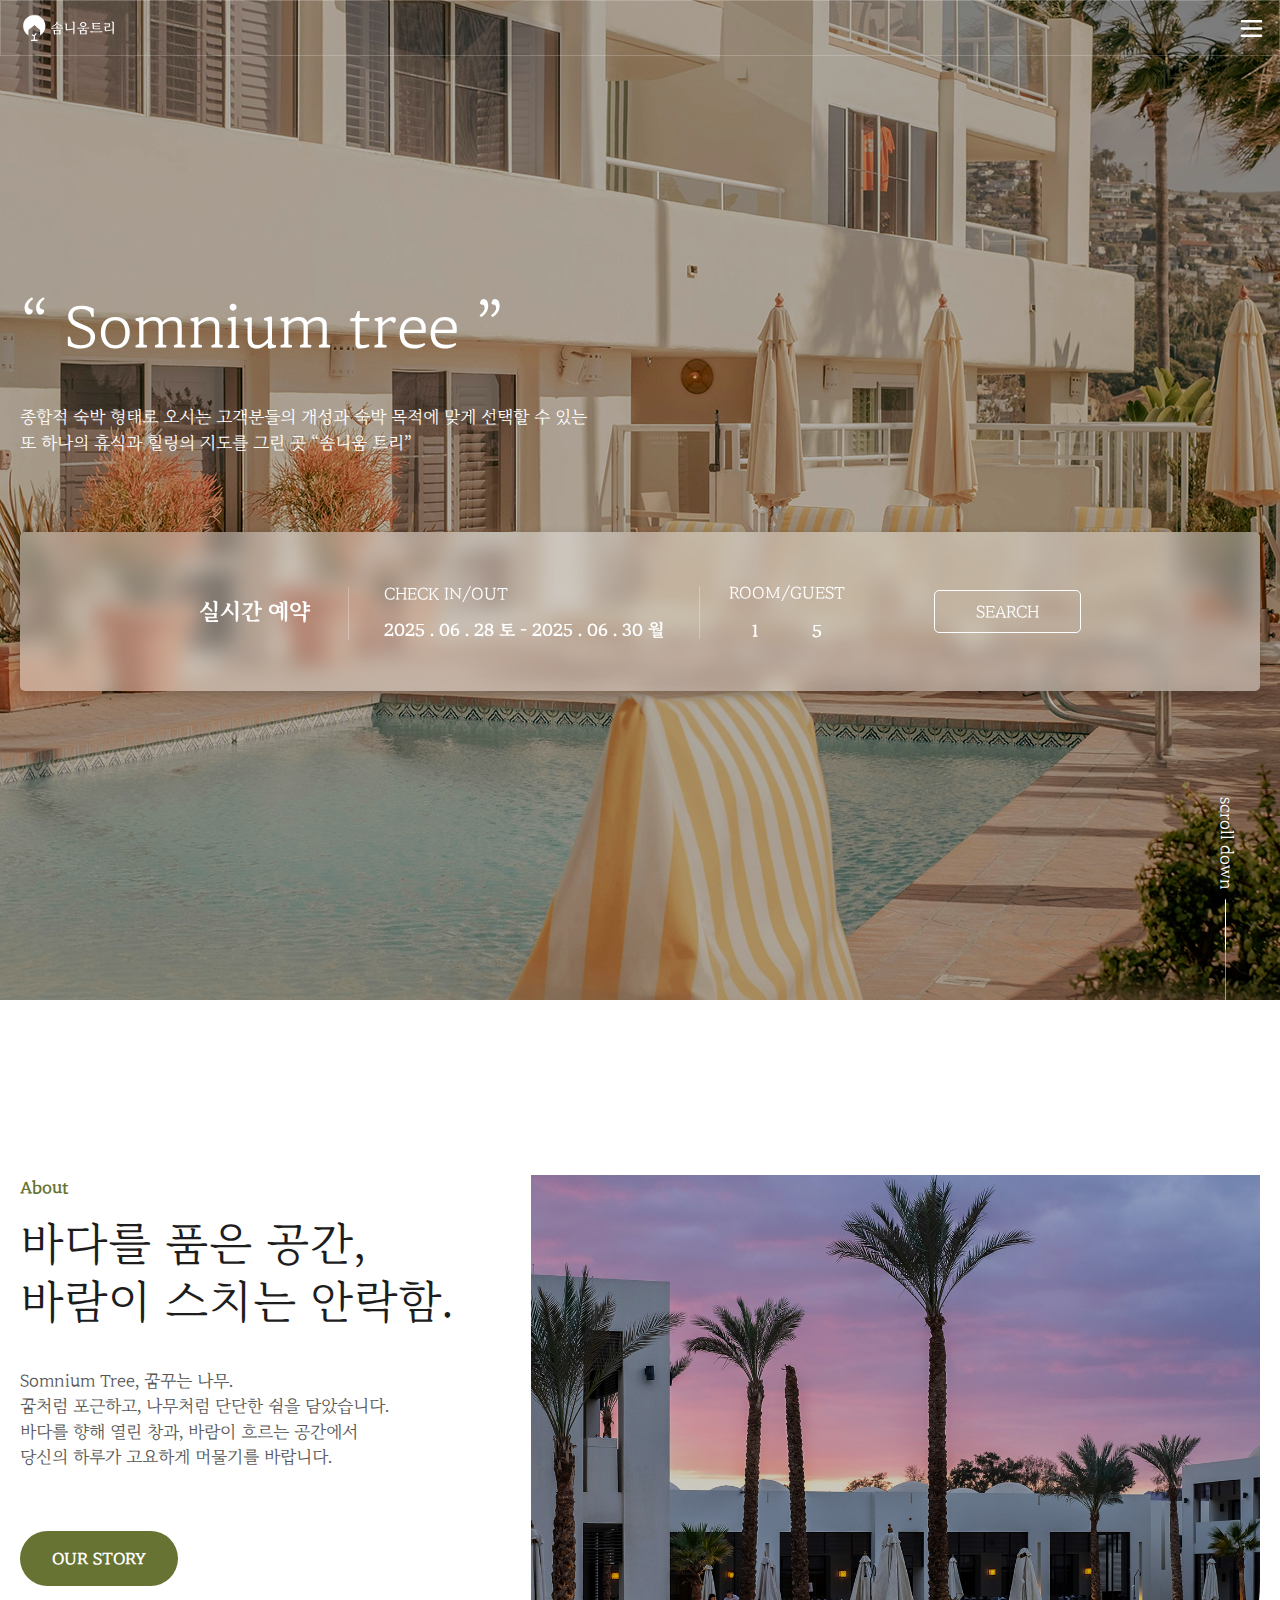
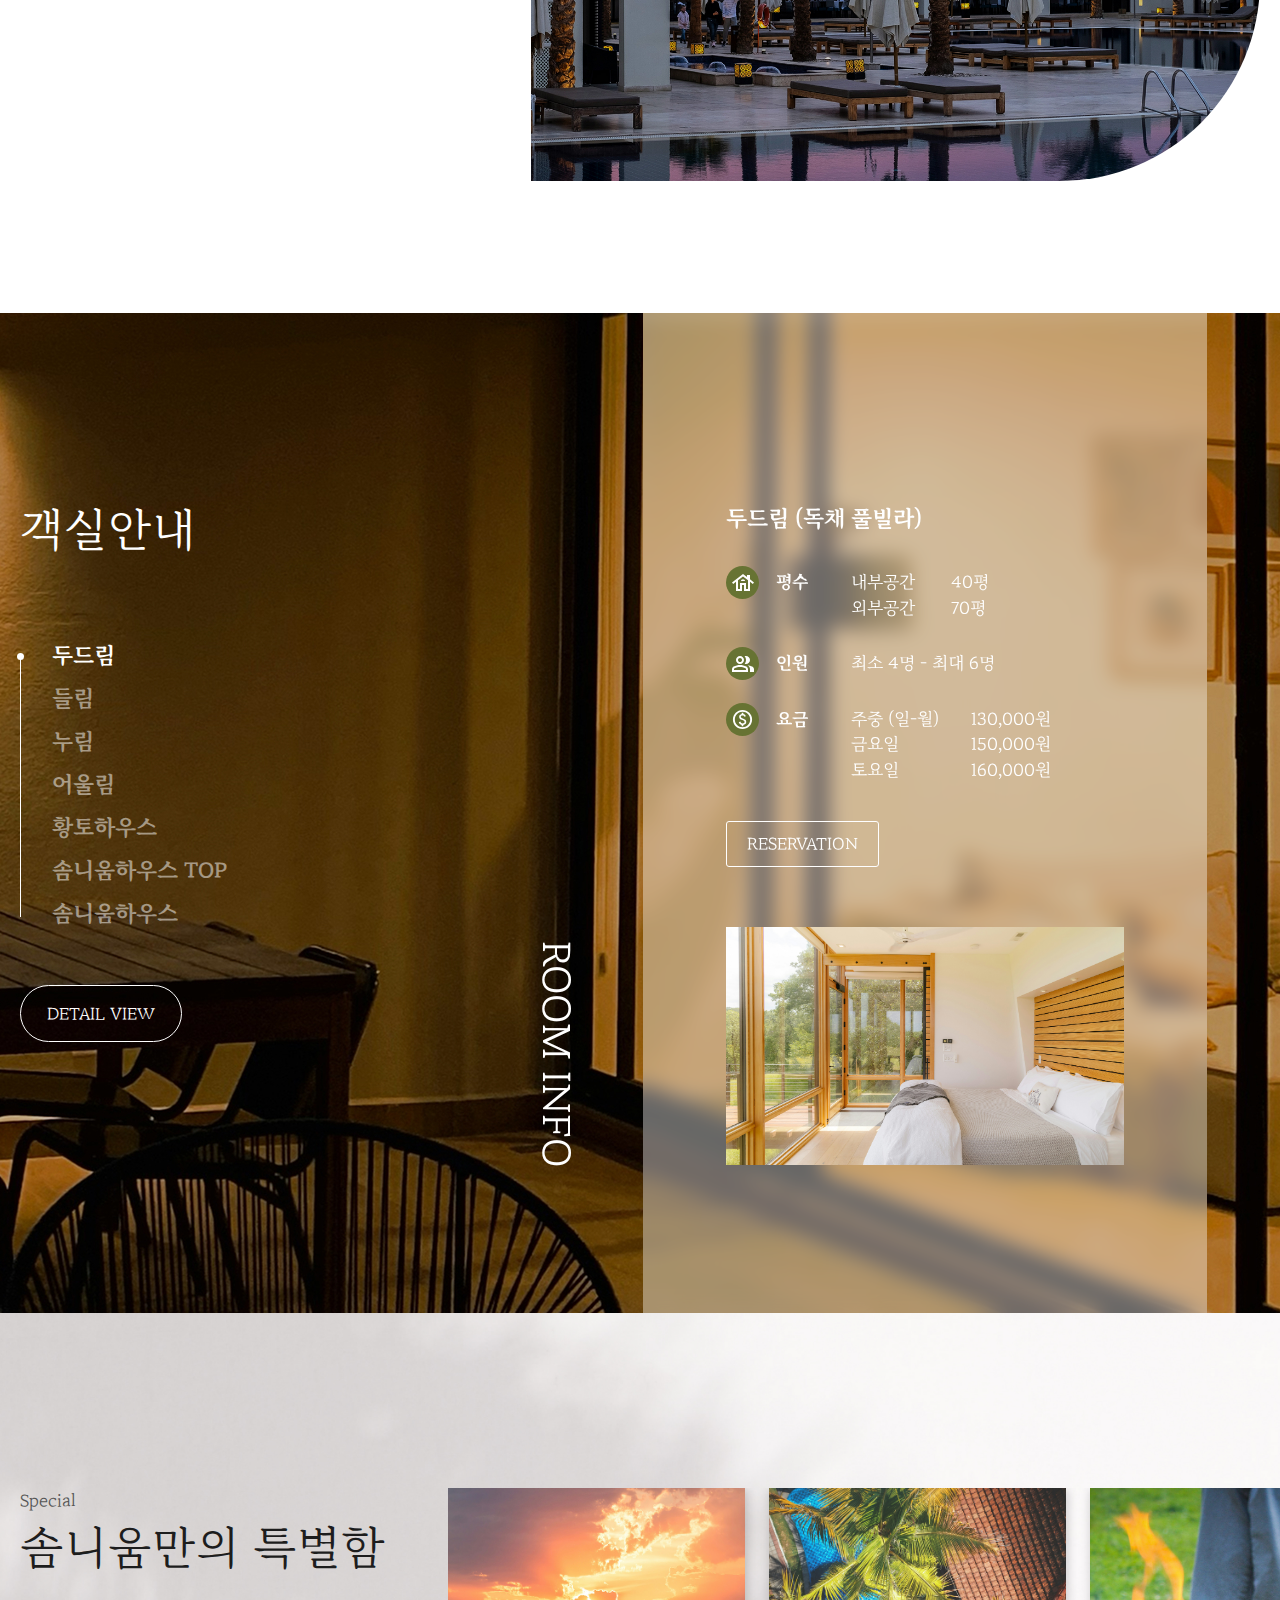
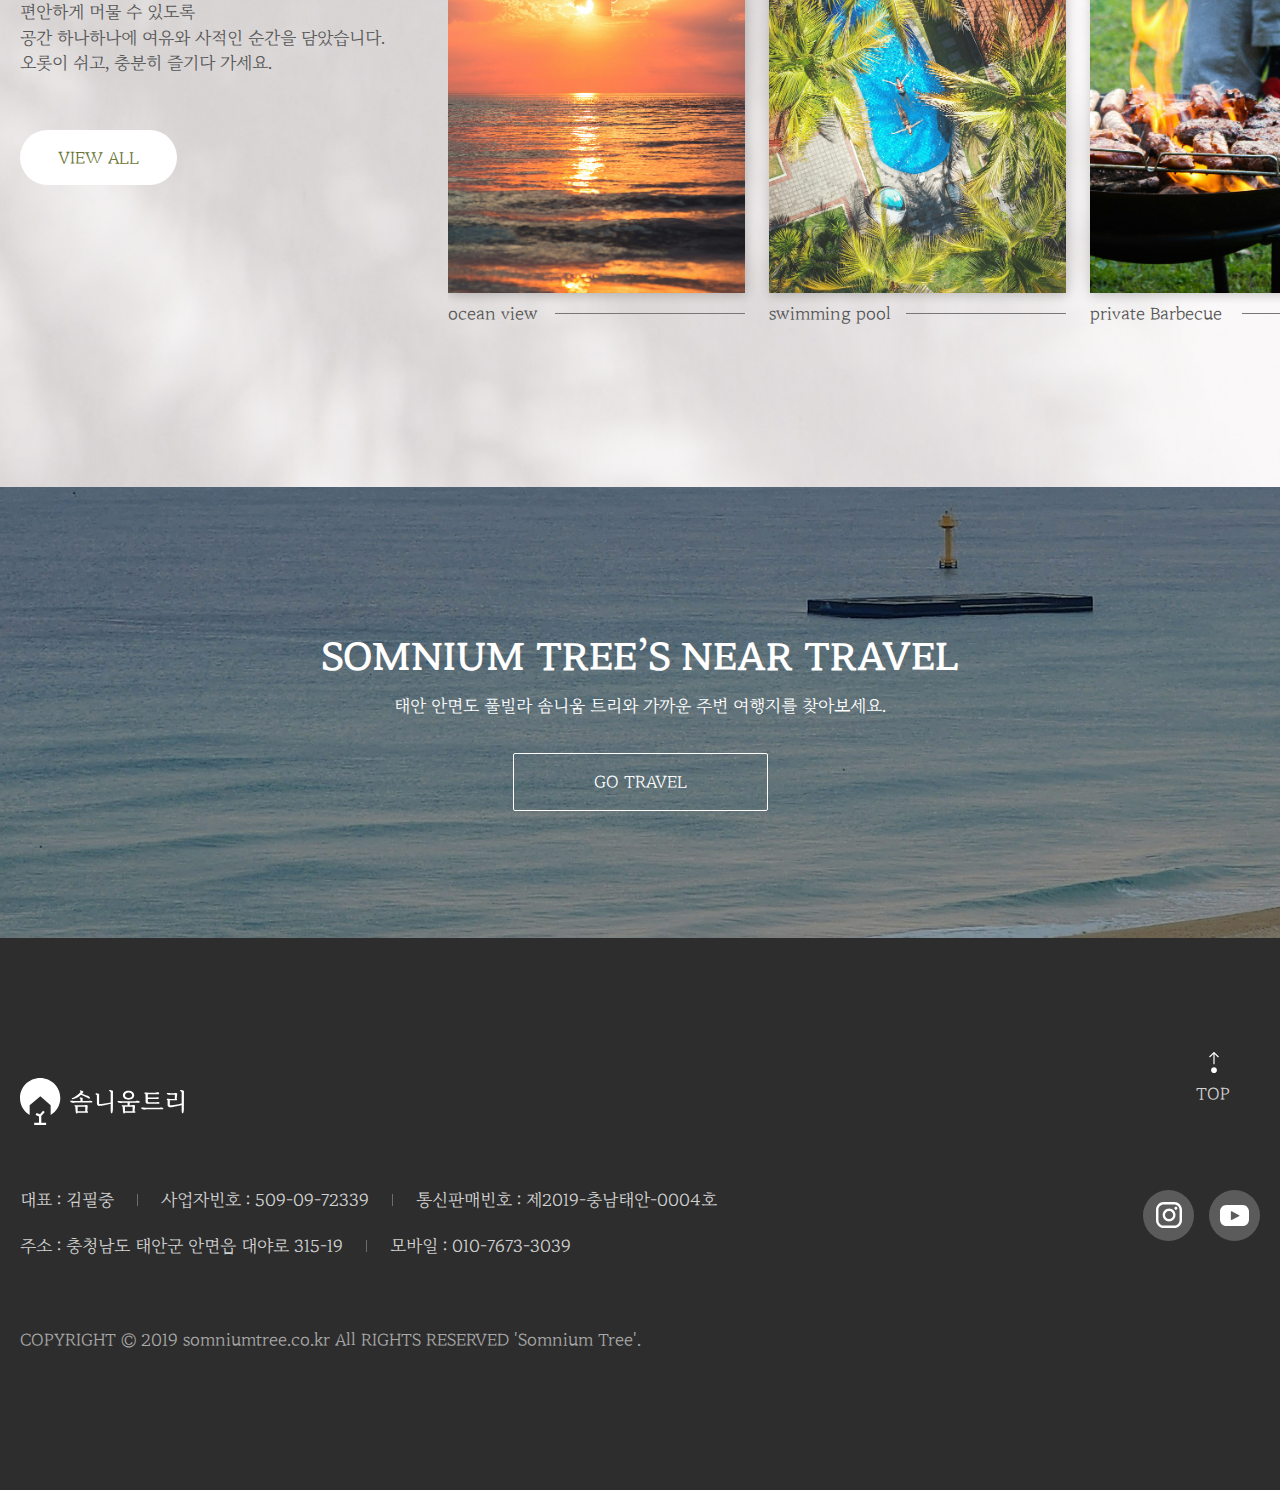
<file: somnium/index.html>
<!DOCTYPE html>
<html lang="ko">
<head>
    <meta charset="UTF-8">
    <meta name="viewport" content="width=device-width, initial-scale=1.0">

    <link rel="stylesheet" href="css/main.css">
    <link rel="shortcut icon" href="favicon.svg" type="image/x-icon">
    <title>솜니움트리</title>
</head>
<body>
    <div id="wrap">
        <header>
            <h1 class="logo"><a href="#"><span class="blind">솜니움트리</span></a></h1>
            <nav class="gnb">
                <button class="gnb_open"><span class="blind">메뉴열기</span></button>
                <div class="gnb_wrap">
                    <ul class="depth1">
                        <li><a href="#">ABOUT</a></li>
                        <li><a href="#">ROOMS</a></li>
                        <li><a href="#">SPECIAL</a></li>
                        <li><a href="#">RESERVE</a></li>
                        <li><a href="#">TRAVEL</a></li>
                        <li><a href="#">LOCATION</a></li>
                        <li><a href="#">COMMUNITY</a></li>
                    </ul>
                </div>
                <button class="gnb_close"><span>메뉴닫기</span></button>
            </nav>
            <div class="util">
                <a href="#" class="calendar"><span class="blind">실시간예약</span></a>
                <a href="#" class="search"><span class="blind">검색</span></a>
            </div>
        </header>
        <main class="container">
            <section class="visual">
                <div class="wrapper">
                    <h2>“ Somnium tree ”</h2>
                    <p>종합적 숙박 형태로 오시는 고객분들의 개성과 숙박 목적에 맞게 선택할 수 있는<br>또 하나의 휴식과 힐링의 지도를 그린 곳 “솜니움 트리”</p>
                    <div class="checkin">
                        <h3>실시간 예약</h3>
                        <div class="time_wrap">
                            <strong>CHECK IN/OUT</strong>
                            <span>2025 . 06 . 28 토 - 2025 . 06 . 30 월</span>
                        </div><!--time_wrap-->
                        <div class="count">
                            <div class="item">
                                <strong>ROOM</strong>
                                <span>1</span>
                            </div>
                            <div class="item m_no">/</div>
                            <div class="item">
                                <strong class="item_gue">GUEST</strong>
                                <span>5</span>
                         </div>
                        </div><!--count-->
                        <button class="search">SEARCH</button>
                    </div><!--checkin-->
                </div>
                <div class="scroll_down"><span>scroll down</span></div>
            </section>
            <section class="about">
                <div class="wrapper">
                    <div class="txt">
                        <strong>About</strong>
                        <h2>바다를 품은 공간,<br>바람이 스치는 안락함.</h2>
                        <p>Somnium Tree, 꿈꾸는 나무.<br>꿈처럼 포근하고, 나무처럼 단단한 쉼을 담았습니다.<br>바다를 향해 열린 창과, 바람이 흐르는 공간에서<br>당신의 하루가 고요하게 머물기를 바랍니다.</p>
                        <a href="#"><span>OUR STORY</span></a>
                    </div>
                    <div class="photo"><img src="images/intro_img.jpg" alt=""></div>
                </div>
            </section>
            <section class="room">
                <div class="wrapper">
                    <div class="tit">
                        <h2>객실안내</h2>
                        <div class="list">
                            <ul>
                                <li class="active"><button>두드림</button></li>
                                <li><button>들림</button></li>
                                <li><button>누림</button></li>
                                <li><button>어울림</button></li>
                                <li><button>황토하우스</button></li>
                                <li><button>솜니움하우스 TOP</button></li>
                                <li><button>솜니움하우스</button></li>
                            </ul>
                        </div>
                        <a href="#" class="more"><span>DETAIL VIEW</span></a>
                    </div>
                    <div class="info">
                        <h3>ROOM INFO</h3>
                        <h4>두드림 (독채 풀빌라)</h4>
                        <div class="list">
                            <ul>
                                <li class="list01">
                                    <h5>평수</h5>
                                    <div class="item_wrap">
                                        <div class="item">
                                            <strong>내부공간</strong>
                                            <span>40평</span>
                                        </div>
                                        <div class="item">
                                            <strong>외부공간</strong>
                                            <span>70평</span>
                                        </div>
                                    </div>
                                </li>
                                <li class="list02">
                                    <h5>인원</h5>
                                    <div class="item_wrap">
                                        <div class="item">
                                            <strong>최소 4명 - 최대 6명</strong>
                                        </div>
                                    </div>
                                </li>
                                <li class="list03">
                                    <h5>요금</h5>
                                    <div class="item_wrap">
                                        <div class="item">
                                            <strong>주중 (일-월)</strong>
                                            <span>130,000원</span>
                                        </div>
                                        <div class="item">
                                            <strong>금요일</strong>
                                            <span>150,000원</span>
                                        </div>
                                        <div class="item">
                                            <strong>토요일</strong>
                                            <span>160,000원</span>
                                        </div>
                                    </div>
                                </li>
                            </ul>
                        </div><!--list-->
                        <a href="#">RESERVATION</a>
                        <div class="photo"><img src="images/room_01.jpg" alt=""></div>
                    </div><!--info-->
                </div>
            </section>
            <section class="special">
                <div class="special_wrap">
                    <div class="tit">
                        <strong>Special</strong>
                        <h2>솜니움만의 특별함</h2>
                        <p>편안하게 머물 수 있도록<br>공간 하나하나에 여유와 사적인 순간을 담았습니다.<br>오롯이 쉬고, 충분히 즐기다 가세요.</p>
                        <a href="#" class="btn_viewall"><span>VIEW ALL</span></a>
                    </div><!--txt-->
                    <div class="list">
                        <ul>
                            <li class="item01">
                                <a href="#">
                                    <div class="photo"><img src="images/special01.jpg" alt="전 객실 바다전망"></div>
                                    <h3>ocean view</h3>
                                    <div class="txt_over">
                                        <strong>전 객실 바다전망</strong>
                                        <span class="btn_viewmore">View More</span>
                                    </div>
                                </a>
                            </li>
                            <li class="item02">
                                <a href="#">
                                    <div class="photo"><img src="images/special02.jpg" alt="프라이빗한 개별 수영장"></div>
                                    <h3>swimming pool</h3>
                                    <div class="txt_over">
                                        <strong class="icon_01">프라이빗한 개별 수영장</strong>
                                        <span class="btn_viewmore">View More</span>
                                    </div>
                                </a>
                            </li>
                            <li class="item03">
                                <a href="#">
                                    <div class="photo"><img src="images/special03.jpg" alt="개별 바베큐장"></div>
                                    <h3>private Barbecue</h3>
                                    <div class="txt_over">
                                        <strong>개별 바베큐장</strong>
                                        <span class="btn_viewmore">View More</span>
                                    </div>
                                </a>
                            </li>
                            <li class="item04">
                                <a href="#">
                                    <div class="photo"><img src="images/special04.jpg" alt="전 객실 개별 스파"></div>
                                    <h3>spa</h3>
                                    <div class="txt_over">
                                        <strong>전 객실 개별 스파</strong>
                                        <span class="btn_viewmore">View More</span>
                                    </div>
                                </a>
                            </li>
                            <li class="item05">
                                <a href="#">
                                    <div class="photo"><img src="images/special05.jpg" alt="청결하고 섬세한 어메니티"></div>
                                    <h3>amenity</h3>
                                    <div class="txt_over">
                                        <strong class="icon_02">청결하고 섬세한 어메니티</strong>
                                        <span class="btn_viewmore">View More</span>
                                    </div>
                                </a>
                            </li>
                            <li class="item06">
                                <a href="#">
                                    <div class="photo"><img src="images/special06.jpg" alt="다양한 어촌체험"></div>
                                    <h3>activity</h3>
                                    <div class="txt_over">
                                        <strong>다양한 어촌체험</strong>
                                        <span class="btn_viewmore">View More</span>
                                    </div>
                                </a>
                            </li>
                        </ul>
                    </div>
                </div><!--special_wrap-->
            </section><!--special-->
            <section class="travel">
                <div class="wrapper">
                    <h2>SOMNIUM TREE’S NEAR TRAVEL</h2>
                    <p>태안 안면도 풀빌라 솜니움 트리와 가까운 주변 여행지를 찾아보세요.</p>
                    <a href="#" class="btn_travel">GO TRAVEL</a>
                </div>
            </section>
        </main>
        <footer>
            <button class="top">TOP</button>
            <div class="wrapper">
                <div class="f_logo"><img src="images/logo_w.svg" alt="솜니움트리 로고"></div>
                <div class="f_info">
                    <div class="row">
                        <span class="line">대표 : 김필중</span>
                        <span class="line">사업자번호 : 509-09-72339</span>
                        <span>통신판매번호 : 제2019-충남태안-0004호</span>
                    </div>
                    <div class="row">
                        <address class="line">주소 : 충청남도 태안군 안면읍 대야로 315-19</address>
                        <span>모바일 : 010-7673-3039</span>
                    </div>
                </div><!--f_info-->
                <div class="sns">
                    <ul>
                        <li class="instagram"><a href="https://www.instagram.com/somniumtree/" target="_blank" title="인스타"><span class="blind">인스타바로가기</span></a></li>
                        <li class="youtube"><a href="https://www.youtube.com/watch?v=3Aa0BicTwZM" target="_blank" title="유튜브"><span class="blind">유튜브바로가기</span></a></li>
                    </ul>
                </div>
                <div class="copyright">COPYRIGHT © 2019 somniumtree.co.kr All RIGHTS RESERVED 'Somnium Tree'.</div>
            </div><!--wrapper-->
        </footer>
    </div>
</body>
</html>
</file>
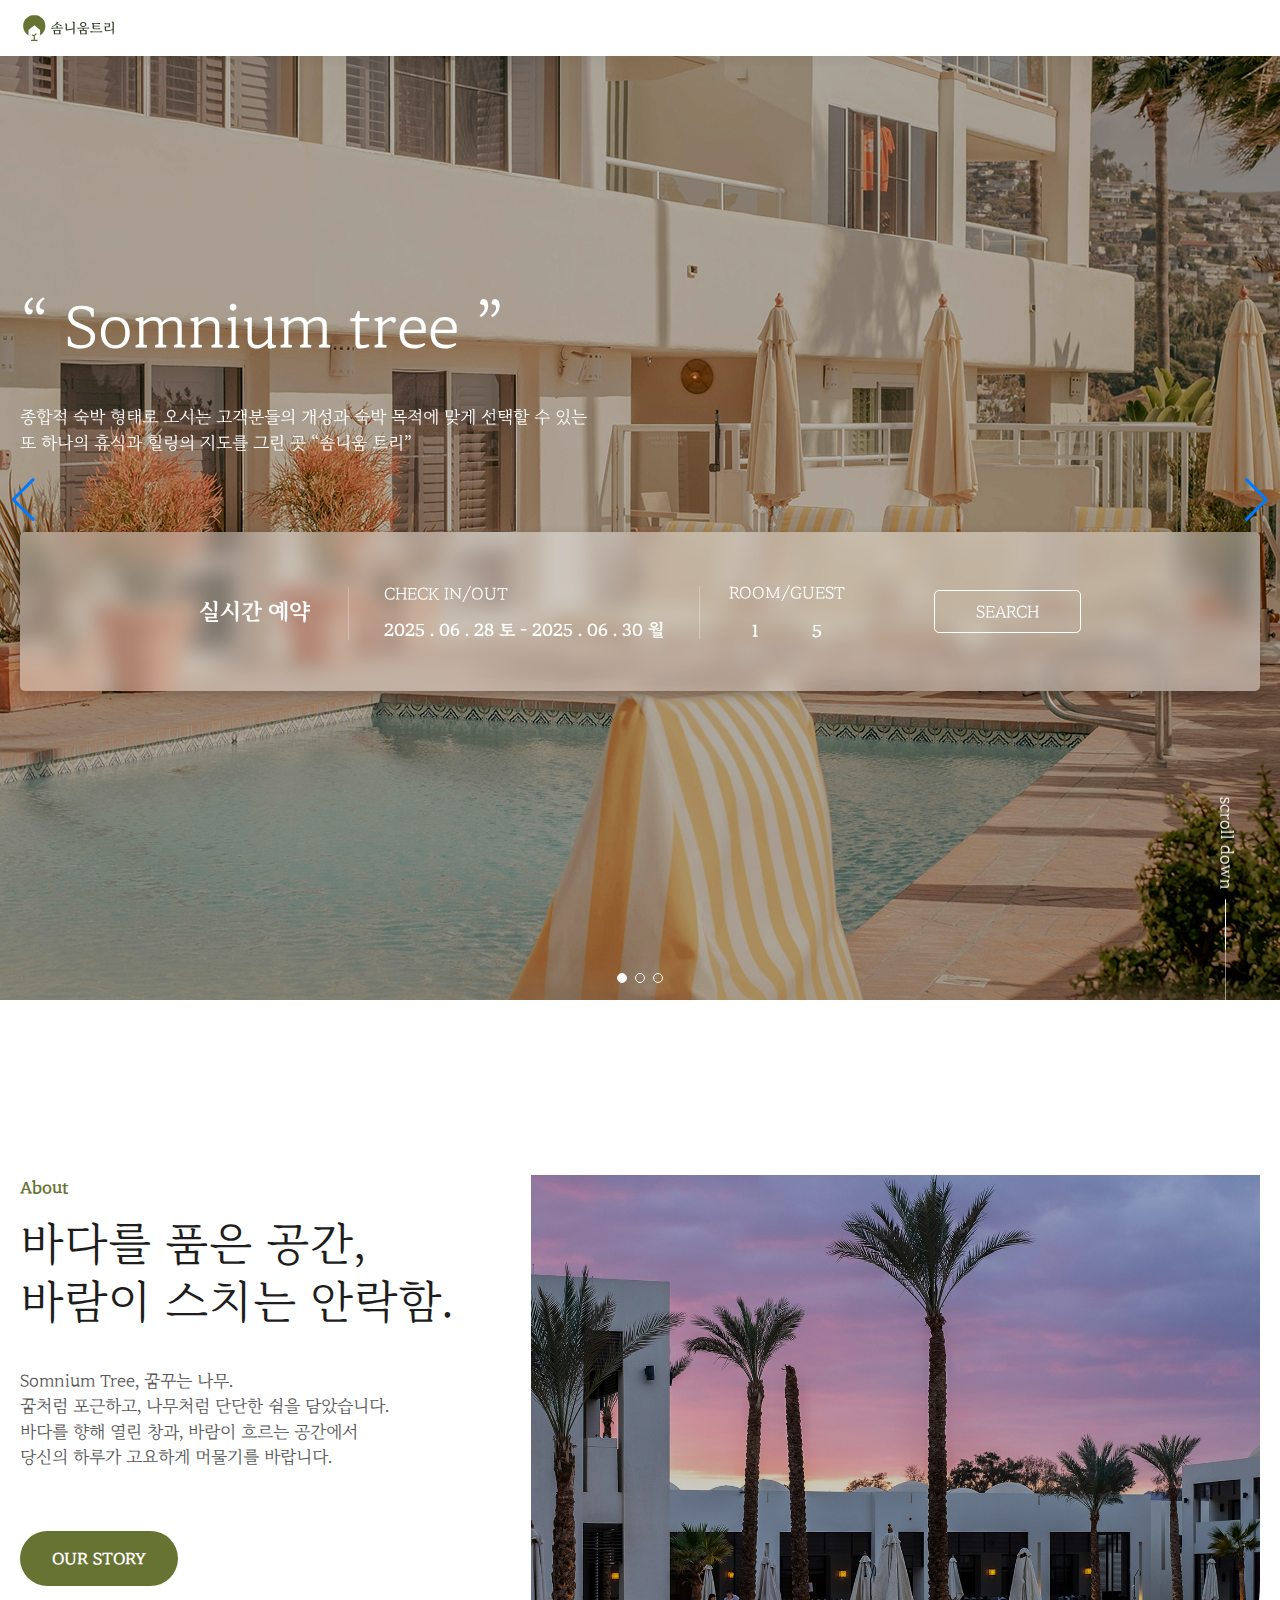
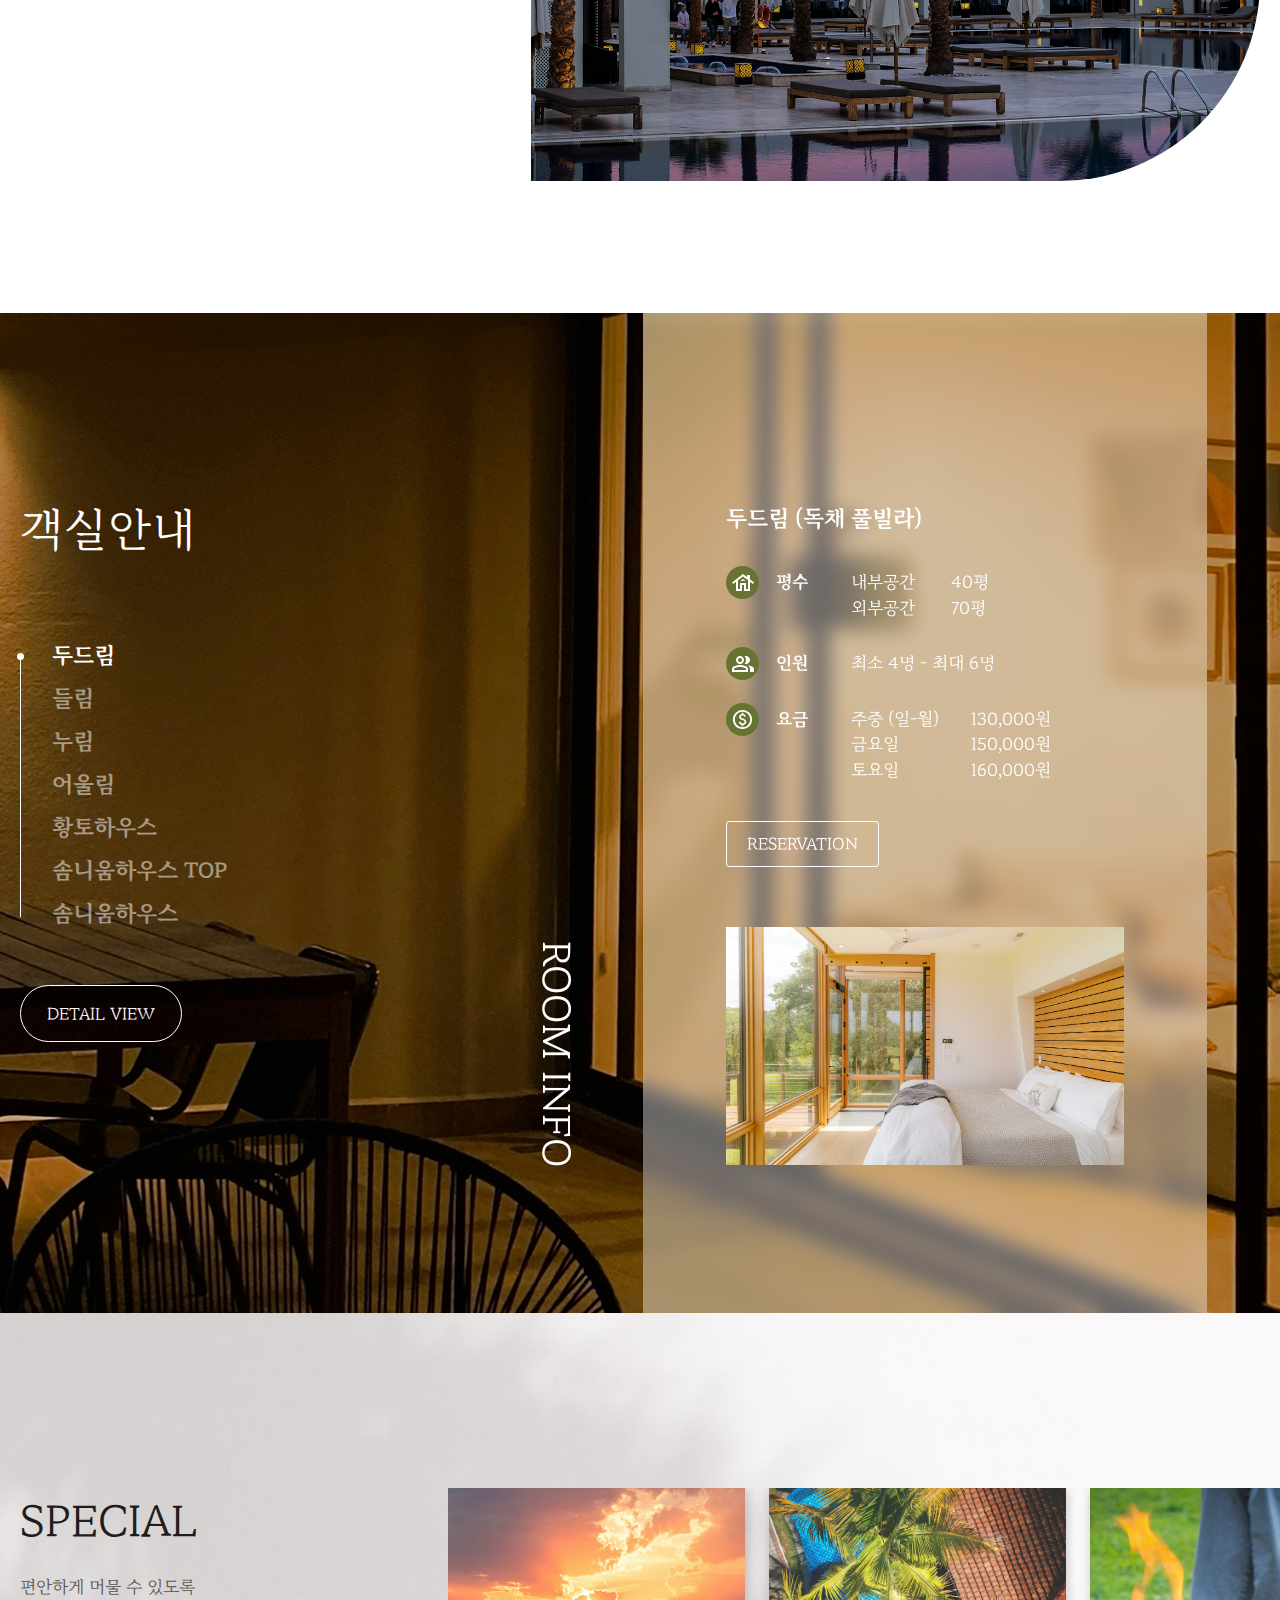
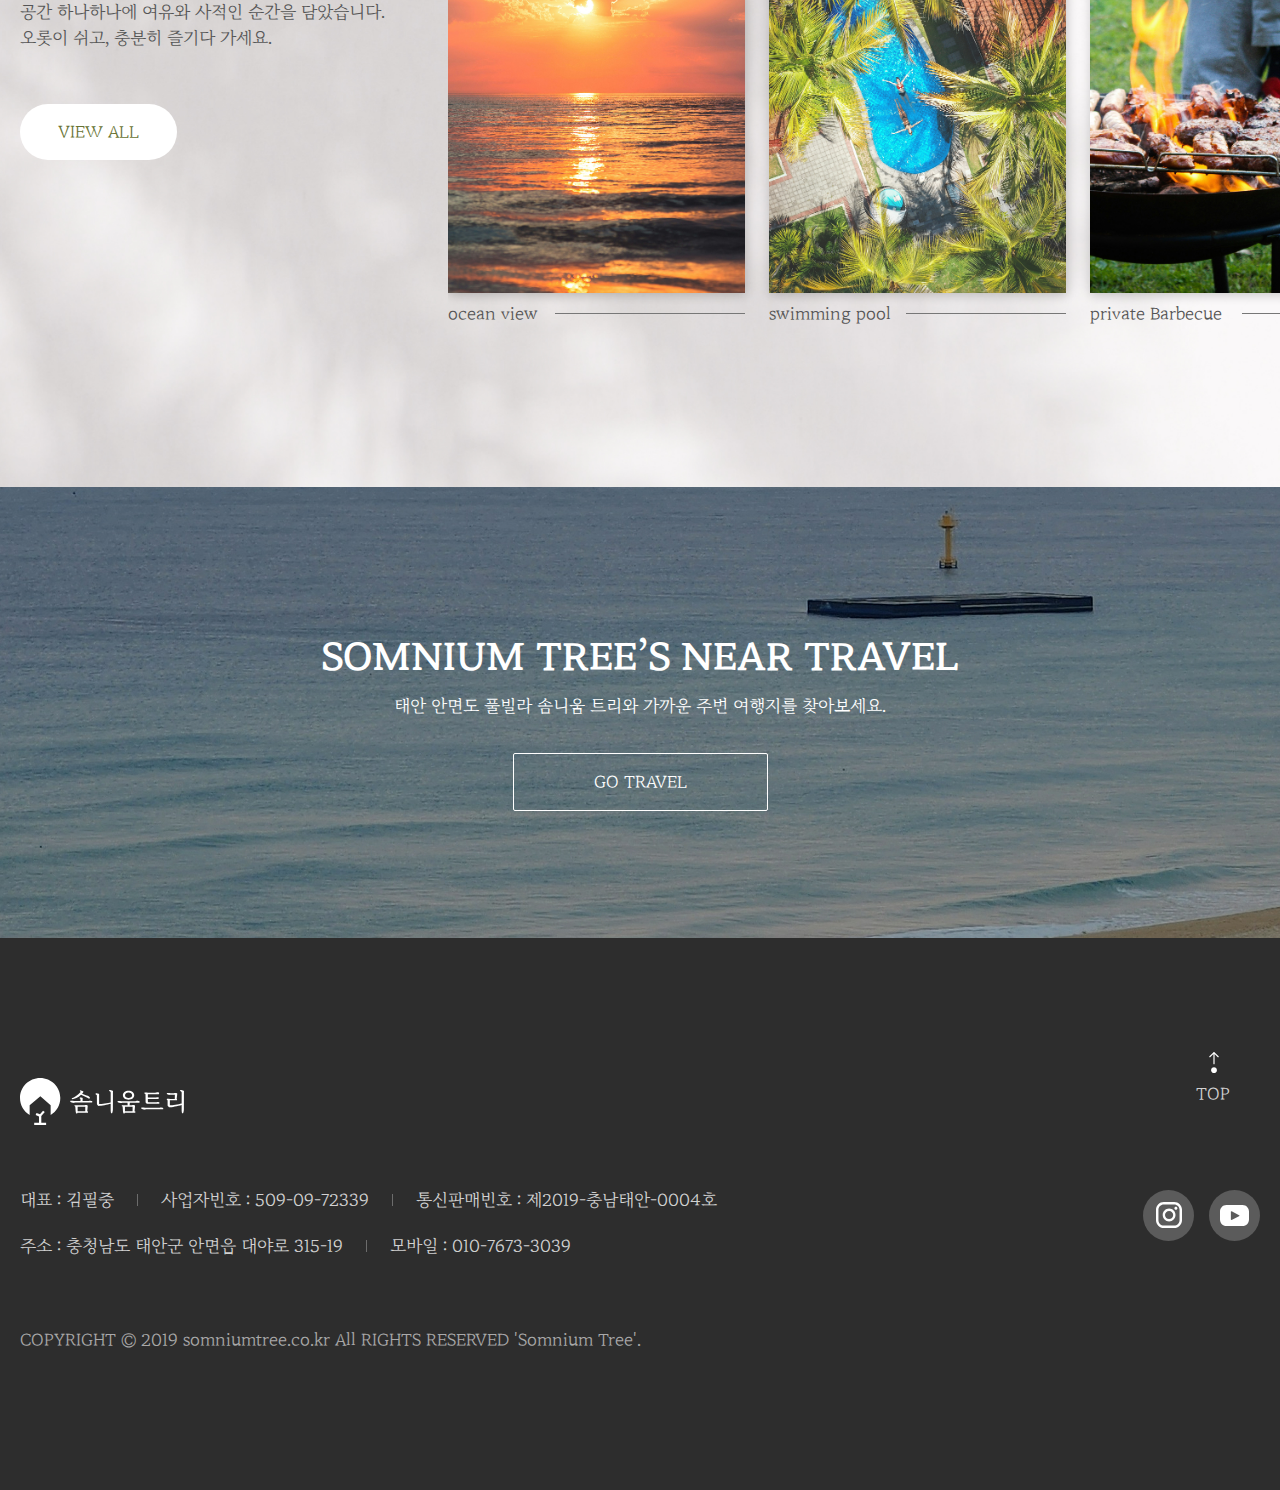
<file: somnium/index copy.html>
<!DOCTYPE html>
<html lang="ko">
<head>
    <meta charset="UTF-8">
    <meta name="viewport" content="width=device-width, initial-scale=1.0">
    <!--jquery 라이브러리-->
    <script src="js/jquery-3.7.1.min.js"></script>

    <!--swiper 라이브러리-->
    <script src="js/swiper-bundle.min.js"></script>
    <link rel="stylesheet" href="css/swiper-bundle.min.css">

    <script src="js/main.js"></script>
    <link rel="stylesheet" href="css/main copy.css">
    <link rel="shortcut icon" href="favicon.svg" type="image/x-icon">
    <title>솜니움트리</title>
</head>
<body>
    <div id="wrap">
        <header class="fixed">
            <h1 class="logo"><a href="#"><span class="blind">솜니움트리</span></a></h1>
            <nav class="gnb">
                <button class="gnb_open"><span class="blind">메뉴열기</span></button>
                <div class="gnb_wrap">
                    <ul class="depth1">
                        <li>
                            <a href="#">ABOUT</a>
                            <ul class="depth2">
                                <li><a href="#"><span>인사말</span></a></li>
                                <li><a href="#"><span>건축이야기</span></a></li>
                            </ul>
                        </li>
                        <li>
                            <a href="#">ROOMS</a>
                            <ul class="depth2">
                                <li><a href="#"><span>독채 풀빌라</span></a></li>
                                <li><a href="#"><span>황토 하우스</span></a></li>
                                <li><a href="#"><span>솜니움 하우스</span></a></li>
                            </ul>
                        </li>
                        <li>
                            <a href="#">SPECIAL</a>
                            <ul class="depth2">
                                <li><a href="#"><span>공용 수영장</span></a></li>
                                <li><a href="#"><span>개별 수영장</span></a></li>
                                <li><a href="#"><span>개별 바베큐</span></a></li>
                                <li><a href="#"><span>개별 스파</span></a></li>
                                <li><a href="#"><span>보트 대여</span></a></li>
                                <li><a href="#"><span>어촌체험</span></a></li>
                            </ul>
                        </li>
                        <li>
                            <a href="#">RESERVE</a>
                            <ul class="depth2">
                                <li><a href="#"><span>예약하기</span></a></li>
                                <li><a href="#"><span>예약안내</span></a></li>
                                <li><a href="#"><span>실시간 예약</span></a></li>
                            </ul>
                        </li>
                        <li><a href="#">TRAVEL</a></li>
                        <li><a href="#">LOCATION</a></li>
                        <li>
                            <a href="#">COMMUNITY</a>
                            <ul class="depth2">
                                <li><a href="#"><span>공지사항</span></a></li>
                                <li><a href="#"><span>FAQ</span></a></li>
                            </ul>
                        </li>
                    </ul>
                </div>
                <button class="gnb_close"><span>메뉴닫기</span></button>
            </nav>
            <div class="util">
                <a href="#" class="calendar"><span class="blind">스케쥴</span></a>
                <a href="#" class="search"><span class="blind">검색</span></a>
            </div>
        </header>
        <main class="container">
            <section class="visual">
                <div class="swiper visualSwiper">
                    <div class="swiper-wrapper">
                        <div class="swiper-slide" style="background-image: url('images/visual01.jpg')"></div>
                        <div class="swiper-slide" style="background-image: url('images/visual02.jpg')"></div>
                        <div class="swiper-slide" style="background-image: url('images/visual03.jpg')"></div>
                    </div>
                     <div class="paging"></div>
                    <!-- 좌우 버튼 -->
                    <div class="swiper-button-prev"></div>
                    <div class="swiper-button-next"></div>
                </div>
                <div class="wrapper">
                    <h2>“ Somnium tree ”</h2>
                    <p>종합적 숙박 형태로 오시는 고객분들의 개성과 숙박 목적에 맞게 선택할 수 있는<br>또 하나의 휴식과 힐링의 지도를 그린 곳 “솜니움 트리”</p>
                    <div class="checkin">
                        <h3>실시간 예약</h3>
                        <div class="time_wrap">
                            <strong>CHECK IN/OUT</strong>
                            <span>2025 . 06 . 28 토 - 2025 . 06 . 30 월</span>
                        </div><!--time_wrap-->
                        <div class="count">
                            <div class="item">
                                <strong>ROOM</strong>
                                <span>1</span>
                            </div>
                            <div class="item m_no">/</div>
                            <div class="item">
                                <strong class="item_gue">GUEST</strong>
                                <span>5</span>
                         </div>
                        </div><!--count-->
                        <button class="search">SEARCH</button>
                    </div><!--checkin-->
                </div>
                <div class="scroll_down"><span>scroll down</span></div>
            </section>
            <section class="about">
                <div class="wrapper">
                    <div class="txt">
                        <strong>About</strong>
                        <h2>바다를 품은 공간,<br>바람이 스치는 안락함.</h2>
                        <p>Somnium Tree, 꿈꾸는 나무.<br>꿈처럼 포근하고, 나무처럼 단단한 쉼을 담았습니다.<br>바다를 향해 열린 창과, 바람이 흐르는 공간에서<br>당신의 하루가 고요하게 머물기를 바랍니다.</p>
                        <a href="#"><span>OUR STORY</span></a>
                    </div>
                    <div class="photo"><img src="images/intro_img.jpg" alt=""></div>
                </div>
            </section>
            <section class="room">
                <div class="wrapper">
                    <div class="tit">
                        <h2>객실안내</h2>
                        <div class="list">
                            <ul>
                                <li class="active"><button>두드림</button></li>
                                <li><button>들림</button></li>
                                <li><button>누림</button></li>
                                <li><button>어울림</button></li>
                                <li><button>황토하우스</button></li>
                                <li><button>솜니움하우스 TOP</button></li>
                                <li><button>솜니움하우스</button></li>
                            </ul>
                        </div>
                        <a href="#" class="more"><span>DETAIL VIEW</span></a>
                    </div>
                    <div class="info">
                        <h3>ROOM INFO</h3>
                        <h4>두드림 (독채 풀빌라)</h4>
                        <div class="list">
                            <ul>
                                <li class="list01">
                                    <h5>평수</h5>
                                    <div class="item_wrap">
                                        <div class="item">
                                            <strong>내부공간</strong>
                                            <span>40평</span>
                                        </div>
                                        <div class="item">
                                            <strong>외부공간</strong>
                                            <span>70평</span>
                                        </div>
                                    </div>
                                </li>
                                <li class="list02">
                                    <h5>인원</h5>
                                    <div class="item_wrap">
                                        <div class="item">
                                            <strong>최소 4명 - 최대 6명</strong>
                                        </div>
                                    </div>
                                </li>
                                <li class="list03">
                                    <h5>요금</h5>
                                    <div class="item_wrap">
                                        <div class="item">
                                            <strong>주중 (일-월)</strong>
                                            <span>130,000원</span>
                                        </div>
                                        <div class="item">
                                            <strong>금요일</strong>
                                            <span>150,000원</span>
                                        </div>
                                        <div class="item">
                                            <strong>토요일</strong>
                                            <span>160,000원</span>
                                        </div>
                                    </div>
                                </li>
                            </ul>
                        </div><!--list-->
                        <a href="#">RESERVATION</a>
                        <div class="photo"><img src="images/room_01.jpg" alt=""></div>
                    </div><!--info-->
                </div>
            </section>
            <section class="special">
                <div class="special_wrap">
                    <div class="tit">
                        <h2>SPECIAL</h2>
                        <p>편안하게 머물 수 있도록<br>공간 하나하나에 여유와 사적인 순간을 담았습니다.<br>오롯이 쉬고, 충분히 즐기다 가세요.</p>
                        <a href="#" class="btn_viewall"><span>VIEW ALL</span></a>
                    </div><!--txt-->
                    <div class="list">
                        <ul>
                            <li class="item01">
                                <a href="#">
                                    <div class="photo"><img src="images/special01.jpg" alt="전 객실 바다전망"></div>
                                    <h3>ocean view</h3>
                                    <div class="txt_over">
                                        <strong>전 객실 바다전망</strong>
                                        <span class="btn_viewmore">View More</span>
                                    </div>
                                </a>
                            </li>
                            <li class="item02">
                                <a href="#">
                                    <div class="photo"><img src="images/special02.jpg" alt="프라이빗한 개별 수영장"></div>
                                    <h3>swimming pool</h3>
                                    <div class="txt_over">
                                        <strong class="icon_01">프라이빗한 개별 수영장</strong>
                                        <span class="btn_viewmore">View More</span>
                                    </div>
                                </a>
                            </li>
                            <li class="item03">
                                <a href="#">
                                    <div class="photo"><img src="images/special03.jpg" alt="개별 바베큐장"></div>
                                    <h3>private Barbecue</h3>
                                    <div class="txt_over">
                                        <strong>개별 바베큐장</strong>
                                        <span class="btn_viewmore">View More</span>
                                    </div>
                                </a>
                            </li>
                            <li class="item04">
                                <a href="#">
                                    <div class="photo"><img src="images/special04.jpg" alt="전 객실 개별 스파"></div>
                                    <h3>spa</h3>
                                    <div class="txt_over">
                                        <strong>전 객실 개별 스파</strong>
                                        <span class="btn_viewmore">View More</span>
                                    </div>
                                </a>
                            </li>
                            <li class="item05">
                                <a href="#">
                                    <div class="photo"><img src="images/special05.jpg" alt="청결하고 섬세한 어메니티"></div>
                                    <h3>amenity</h3>
                                    <div class="txt_over">
                                        <strong class="icon_02">청결하고 섬세한 어메니티</strong>
                                        <span class="btn_viewmore">View More</span>
                                    </div>
                                </a>
                            </li>
                            <li class="item06">
                                <a href="#">
                                    <div class="photo"><img src="images/special06.jpg" alt="다양한 어촌체험"></div>
                                    <h3>activity</h3>
                                    <div class="txt_over">
                                        <strong>다양한 어촌체험</strong>
                                        <span class="btn_viewmore">View More</span>
                                    </div>
                                </a>
                            </li>
                        </ul>
                    </div>
                </div><!--special_wrap-->
            </section><!--special-->
            <section class="travel">
                <div class="wrapper">
                    <h2>SOMNIUM TREE’S NEAR TRAVEL</h2>
                    <p>태안 안면도 풀빌라 솜니움 트리와 가까운 주변 여행지를 찾아보세요.</p>
                    <a href="#" class="btn_travel">GO TRAVEL</a>
                </div>
            </section>
        </main>
        <footer>
            <button class="top">TOP</button>
            <div class="wrapper">
                <div class="f_logo"><img src="images/logo_w.svg" alt="솜니움트리 로고"></div>
                <div class="f_info">
                    <div class="row">
                        <span class="line">대표 : 김필중</span>
                        <span class="line">사업자번호 : 509-09-72339</span>
                        <span>통신판매번호 : 제2019-충남태안-0004호</span>
                    </div>
                    <div class="row">
                        <address class="line">주소 : 충청남도 태안군 안면읍 대야로 315-19</address>
                        <span>모바일 : 010-7673-3039</span>
                    </div>
                </div><!--f_info-->
                <div class="sns">
                    <ul>
                        <li class="instagram"><a href="#" target="_blank" title="인스타"><span class="blind">인스타바로가기</span></a></li>
                        <li class="youtube"><a href="#" target="_blank" title="유튜브"><span class="blind">유튜브바로가기</span></a></li>
                    </ul>
                </div>
                <div class="copyright">COPYRIGHT © ‌2019 somniumtree.co.kr All RIGHTS RESERVED 'Somnium Tree'.</div>
            </div><!--wrapper-->
        </footer>
    </div>
</body>
</html>
</file>
<file: gyeongju/css/main.css>
@import url(default.css);
@import url(font.css);
@import url(common.css);

header {
    font-family: "NanumSquareNeo";
}
header .header_top,
header .header_body {
    padding: 0 20px;
    position: relative;
    z-index: 100;
}
header .header_top {
    height: 40px;
    width: 100%;
    position: relative;
    z-index: 101;
}
header .header_top::after {
    content: "";
    display: block;
    position: absolute;
    top: 40px;
    left: 0;
    width: 100%;
    height: 1px;
    background: #ededed;
}
header .header_top .util {
    display: flex;
    justify-content: flex-end;
    align-items: center;
    gap: 30px;
    font-size: 15px;
    height: 100%;
}
header .header_top .util .site_open,
header .header_top .util .login_open {
    padding: 0 0 0 25px;
    position: relative;
}
header .header_top .util .site_open::before,
header .header_top .util .login_open::before {
    content: "";
    position: absolute;
    top: 2px;
    left: 0;
    width: 22px;
    height: 18px;
    background-image: url("data:image/svg+xml,%3Csvg width='18' height='18' viewBox='0 0 18 18' fill='none' xmlns='http://www.w3.org/2000/svg'%3E%3Cmask id='mask0_147_9' style='mask-type:alpha' maskUnits='userSpaceOnUse' x='0' y='0' width='18' height='18'%3E%3Crect width='18' height='18' fill='%23D9D9D9'/%3E%3C/mask%3E%3Cg mask='url(%23mask0_147_9)'%3E%3Cpath d='M6 12H15V4.5H6V12ZM6 13.5C5.5875 13.5 5.23438 13.3531 4.94063 13.0594C4.64688 12.7656 4.5 12.4125 4.5 12V3C4.5 2.5875 4.64688 2.23438 4.94063 1.94063C5.23438 1.64688 5.5875 1.5 6 1.5H15C15.4125 1.5 15.7656 1.64688 16.0594 1.94063C16.3531 2.23438 16.5 2.5875 16.5 3V12C16.5 12.4125 16.3531 12.7656 16.0594 13.0594C15.7656 13.3531 15.4125 13.5 15 13.5H6ZM3 16.5C2.5875 16.5 2.23438 16.3531 1.94063 16.0594C1.64688 15.7656 1.5 15.4125 1.5 15V4.5H3V15H13.5V16.5H3Z' fill='%23555555'/%3E%3C/g%3E%3C/svg%3E%0A");
    background-repeat: no-repeat;
    background-position: center center;
}
header .header_top .util .login_open::before {
    background-image: url("data:image/svg+xml,%3Csvg width='22' height='22' viewBox='0 0 22 22' fill='none' xmlns='http://www.w3.org/2000/svg'%3E%3Cmask id='mask0_132_11650' style='mask-type:alpha' maskUnits='userSpaceOnUse' x='0' y='0' width='22' height='22'%3E%3Crect width='22' height='22' fill='%23D9D9D9'/%3E%3C/mask%3E%3Cg mask='url(%23mask0_132_11650)'%3E%3Cpath d='M8.25033 13.0626C7.92949 13.0626 7.65831 12.9518 7.43678 12.7303C7.21526 12.5088 7.10449 12.2376 7.10449 11.9167C7.10449 11.5959 7.21526 11.3247 7.43678 11.1032C7.65831 10.8817 7.92949 10.7709 8.25033 10.7709C8.57116 10.7709 8.84234 10.8817 9.06387 11.1032C9.2854 11.3247 9.39616 11.5959 9.39616 11.9167C9.39616 12.2376 9.2854 12.5088 9.06387 12.7303C8.84234 12.9518 8.57116 13.0626 8.25033 13.0626ZM13.7503 13.0626C13.4295 13.0626 13.1583 12.9518 12.9368 12.7303C12.7153 12.5088 12.6045 12.2376 12.6045 11.9167C12.6045 11.5959 12.7153 11.3247 12.9368 11.1032C13.1583 10.8817 13.4295 10.7709 13.7503 10.7709C14.0712 10.7709 14.3423 10.8817 14.5639 11.1032C14.7854 11.3247 14.8962 11.5959 14.8962 11.9167C14.8962 12.2376 14.7854 12.5088 14.5639 12.7303C14.3423 12.9518 14.0712 13.0626 13.7503 13.0626ZM11.0003 18.3334C13.0475 18.3334 14.7816 17.623 16.2024 16.2022C17.6232 14.7813 18.3337 13.0473 18.3337 11.0001C18.3337 10.6334 18.3107 10.2782 18.2649 9.93446C18.2191 9.59071 18.135 9.25841 18.0128 8.93758C17.692 9.01397 17.3712 9.07126 17.0503 9.10946C16.7295 9.14765 16.3934 9.16675 16.042 9.16675C14.6517 9.16675 13.3378 8.86883 12.1003 8.273C10.8628 7.67716 9.80866 6.84453 8.93783 5.77508C8.44894 6.96675 7.74998 8.00182 6.84095 8.88029C5.93192 9.75876 4.87394 10.4195 3.66699 10.8626V11.0001C3.66699 13.0473 4.37741 14.7813 5.79824 16.2022C7.21908 17.623 8.9531 18.3334 11.0003 18.3334ZM11.0019 19.7084C9.79743 19.7084 8.66527 19.4799 7.60545 19.0227C6.54563 18.5656 5.62377 17.9453 4.83987 17.1617C4.05596 16.3781 3.4353 15.4566 2.97789 14.3972C2.52062 13.3379 2.29199 12.206 2.29199 11.0017C2.29199 9.79719 2.52055 8.66503 2.97766 7.60521C3.43477 6.54539 4.05512 5.62353 4.83872 4.83962C5.62232 4.05572 6.5438 3.43506 7.60316 2.97764C8.66252 2.52038 9.79437 2.29175 10.9987 2.29175C12.2032 2.29175 13.3354 2.5203 14.3952 2.97741C15.455 3.43453 16.3769 4.05488 17.1608 4.83848C17.9447 5.62207 18.5653 6.54355 19.0228 7.60291C19.48 8.66228 19.7087 9.79413 19.7087 10.9985C19.7087 12.203 19.4801 13.3351 19.023 14.395C18.5659 15.4548 17.9455 16.3766 17.1619 17.1605C16.3783 17.9444 15.4569 18.5651 14.3975 19.0225C13.3381 19.4798 12.2063 19.7084 11.0019 19.7084ZM9.33085 3.86956C10.0254 5.15045 10.9888 6.12441 12.2211 6.79143C13.4532 7.45831 14.7269 7.79175 16.042 7.79175C16.2912 7.79175 16.5342 7.77884 16.771 7.75302C17.0078 7.7272 17.2478 7.69015 17.491 7.64187C16.8787 6.42561 15.9917 5.45898 14.8302 4.742C13.6684 4.02516 12.3918 3.66675 11.0003 3.66675C10.6925 3.66675 10.4054 3.68409 10.1391 3.71877C9.87298 3.75345 9.60355 3.80371 9.33085 3.86956ZM3.92435 9.24971C4.78586 8.81841 5.60383 8.18821 6.37826 7.35908C7.15269 6.52996 7.65273 5.53598 7.87839 4.37716C6.87586 4.83198 6.02855 5.48572 5.33647 6.33837C4.64424 7.19103 4.17353 8.16147 3.92435 9.24971Z' fill='%23555555'/%3E%3C/g%3E%3C/svg%3E%0A");
}
header .header_body {
    width: 100%;
    height: 110px;
    display: flex; /* logo, gnb, util 좌우 */
    justify-content: space-between;
    align-items: center;
    color: #1d1d1d;
}
header .logo a {
    display: block;
    width: 260px;
    height: 40px; 
    background: url(../images/logo.svg) no-repeat center center / contain;
}
@media screen and (min-width:1025px) {
    header .header_body .gnb .gnb_open,
    header .header_body .gnb .gnb_close {
        display: none;
    }
    header .header_body .gnb .gnb_wrap ul.depth1 {
        display: flex;
    }
    header .header_body .gnb .gnb_wrap ul.depth1 > li {
        width: 155px;
        text-align: center;
        position: relative; /* depth2 정렬의 기준 */
    }
    header .header_body .gnb .gnb_wrap ul.depth1 > li.over > a {
        color: var(--main-color);
    }
    header .header_body .gnb .gnb_wrap ul.depth1 > li > a {
        display: block;
        line-height: 110px;
        font-size: 20px;
        font-weight: 700;
        white-space: nowrap;
    }
    header .header_body .gnb .gnb_wrap ul.depth1 > li > ul.depth2 {
        /* 2차하위메뉴 부드럽게 나타나는 애니메이션 */
        position: absolute;
        left: 0;
        top: 150px;
        width: 100%;
        display: none;
    }
    header .header_body .gnb .gnb_wrap ul.depth1 > li > ul.depth2 > li > a {
        display: block;
        color: var(--base-color);
        line-height: 2.2;
    }
    header .header_body .gnb .gnb_wrap ul.depth1 > li > ul.depth2 > li > a:hover {
        font-weight: var(--bold-weight);
        color: var(--main-color);
    }
    header .header_body::before {
        content: "";
        position: absolute;
        left: 0;
        top: -40px;
        z-index: -1;
        width: 100%;
        height: 400px;
        background-color: #fff;
        box-shadow: 0 3px 10px 0 rgba(0, 0, 0, 0.1);
        display: none;
    }
    header .header_body::after {
        content: "";
        position: absolute;
        left: 0;
        bottom: 0;
        width: 100%;
        border-bottom: 1px solid #ededed;
    }
    header .util .search .search_open {
        position: relative;
        border: 1px solid #C7C7C7;
        padding: 18px 120px 18px 32px;
        border-radius: 50px;
        color: #9E9E9E;
    }
    header .util .search .search_open::after {
        content: "";
        position: absolute;
        top: 15px;
        right: 18px;
        width: 30px;
        height: 30px;
        background-image: url("data:image/svg+xml,%3Csvg width='30' height='30' viewBox='0 0 30 30' fill='none' xmlns='http://www.w3.org/2000/svg'%3E%3Cmask id='mask0_132_11613' style='mask-type:alpha' maskUnits='userSpaceOnUse' x='0' y='0' width='30' height='30'%3E%3Crect width='30' height='30' fill='%23D9D9D9'/%3E%3C/mask%3E%3Cg mask='url(%23mask0_132_11613)'%3E%3Cpath d='M11.875 19.9998C9.60417 19.9998 7.68229 19.2133 6.10938 17.6404C4.53646 16.0675 3.75 14.1456 3.75 11.8748C3.75 9.60392 4.53646 7.68205 6.10938 6.10913C7.68229 4.53621 9.60417 3.74976 11.875 3.74976C14.1458 3.74976 16.0677 4.53621 17.6406 6.10913C19.2135 7.68205 20 9.60392 20 11.8748C20 12.7914 19.8542 13.656 19.5625 14.4685C19.2708 15.281 18.875 15.9998 18.375 16.6248L25.375 23.6248C25.6042 23.8539 25.7188 24.1456 25.7188 24.4998C25.7188 24.8539 25.6042 25.1456 25.375 25.3748C25.1458 25.6039 24.8542 25.7185 24.5 25.7185C24.1458 25.7185 23.8542 25.6039 23.625 25.3748L16.625 18.3748C16 18.8748 15.2812 19.2706 14.4688 19.5623C13.6562 19.8539 12.7917 19.9998 11.875 19.9998ZM11.875 17.4998C13.4375 17.4998 14.7656 16.9529 15.8594 15.8591C16.9531 14.7654 17.5 13.4373 17.5 11.8748C17.5 10.3123 16.9531 8.98413 15.8594 7.89038C14.7656 6.79663 13.4375 6.24976 11.875 6.24976C10.3125 6.24976 8.98438 6.79663 7.89062 7.89038C6.79688 8.98413 6.25 10.3123 6.25 11.8748C6.25 13.4373 6.79688 14.7654 7.89062 15.8591C8.98438 16.9529 10.3125 17.4998 11.875 17.4998Z' fill='%23BDBDBD'/%3E%3C/g%3E%3C/svg%3E%0A");
        background-repeat: no-repeat;
        background-position: center center;
    }
    /************ menu_over 추가시 *************/
    header .header_body.menu_over::before {
        display: block;
    }
    header .header_body.menu_over .gnb .gnb_wrap ul.depth1 > li > ul.depth2 {
        display: block;
    }
}

@media screen and (max-width:1440px) {
    /* 1차메뉴 여백 줄이기 */
    header .header_body .gnb .gnb_wrap ul.depth1 > li {
        width: 140px;
    }
    header .header_body .gnb .gnb_wrap ul.depth1 > li > a {
        font-size: 18px;
    }
}
@media screen and (max-width:1330px) {
    header .header_body .gnb .gnb_wrap ul.depth1 > li {
        width: 135px;
    }
    /* 검색창 없애고 아이콘만 */
    header .util .search .search_open {
        position: relative;
        border: 0;
        padding: 18px 18px 18px 32px;
        background-image: url("data:image/svg+xml,%3Csvg width='30' height='30' viewBox='0 0 30 30' fill='none' xmlns='http://www.w3.org/2000/svg'%3E%3Cmask id='mask0_132_11613' style='mask-type:alpha' maskUnits='userSpaceOnUse' x='0' y='0' width='30' height='30'%3E%3Crect width='30' height='30' fill='%23D9D9D9'/%3E%3C/mask%3E%3Cg mask='url(%23mask0_132_11613)'%3E%3Cpath d='M11.875 19.9998C9.60417 19.9998 7.68229 19.2133 6.10938 17.6404C4.53646 16.0675 3.75 14.1456 3.75 11.8748C3.75 9.60392 4.53646 7.68205 6.10938 6.10913C7.68229 4.53621 9.60417 3.74976 11.875 3.74976C14.1458 3.74976 16.0677 4.53621 17.6406 6.10913C19.2135 7.68205 20 9.60392 20 11.8748C20 12.7914 19.8542 13.656 19.5625 14.4685C19.2708 15.281 18.875 15.9998 18.375 16.6248L25.375 23.6248C25.6042 23.8539 25.7188 24.1456 25.7188 24.4998C25.7188 24.8539 25.6042 25.1456 25.375 25.3748C25.1458 25.6039 24.8542 25.7185 24.5 25.7185C24.1458 25.7185 23.8542 25.6039 23.625 25.3748L16.625 18.3748C16 18.8748 15.2812 19.2706 14.4688 19.5623C13.6562 19.8539 12.7917 19.9998 11.875 19.9998ZM11.875 17.4998C13.4375 17.4998 14.7656 16.9529 15.8594 15.8591C16.9531 14.7654 17.5 13.4373 17.5 11.8748C17.5 10.3123 16.9531 8.98413 15.8594 7.89038C14.7656 6.79663 13.4375 6.24976 11.875 6.24976C10.3125 6.24976 8.98438 6.79663 7.89062 7.89038C6.79688 8.98413 6.25 10.3123 6.25 11.8748C6.25 13.4373 6.79688 14.7654 7.89062 15.8591C8.98438 16.9529 10.3125 17.4998 11.875 17.4998Z' fill='%23BDBDBD'/%3E%3C/g%3E%3C/svg%3E%0A");
        background-repeat: no-repeat;
        background-position: center center;
    }
    header .util .search .search_open span {
        display: none;
    }
    header .util .search .search_open::after {
        display: none;
    }
}
@media screen and (max-width:1024px) {
    header .header_body {
    padding: 0 0 0 20px;
}
    header .header_top {
        height: 30px;
    }
    header .header_top::after {
        top: 30px;
    }
    header .header_top .util {
        gap: 10px;
        font-size: 14px;
    }
    header .header_body {
        height: 60px;
    }
    header .logo a {
        display: block;
        width: 162px;
        height: 24px; 
    }
    header .header_body .gnb .gnb_open,
    header .header_body .gnb .gnb_close {
        display: block;
        width: 60px;
        height: 60px;
        background-position: center center;
        background-repeat: no-repeat;
        background-image: url("data:image/svg+xml,%3Csvg width='60' height='60' viewBox='0 0 60 60' fill='none' xmlns='http://www.w3.org/2000/svg'%3E%3Cmask id='mask0_151_6' style='mask-type:alpha' maskUnits='userSpaceOnUse' x='15' y='15' width='29' height='29'%3E%3Crect x='15' y='15' width='29' height='29' fill='%23D9D9D9'/%3E%3C/mask%3E%3Cg mask='url(%23mask0_151_6)'%3E%3Cpath d='M19.8333 35.75C19.491 35.75 19.204 35.6342 18.9724 35.4026C18.7408 35.171 18.625 34.884 18.625 34.5417C18.625 34.1993 18.7408 33.9123 18.9724 33.6807C19.204 33.4491 19.491 33.3333 19.8333 33.3333H31.9167C32.259 33.3333 32.546 33.4491 32.7776 33.6807C33.0092 33.9123 33.125 34.1993 33.125 34.5417C33.125 34.884 33.0092 35.171 32.7776 35.4026C32.546 35.6342 32.259 35.75 31.9167 35.75H19.8333ZM19.8333 29.7083C19.491 29.7083 19.204 29.5925 18.9724 29.3609C18.7408 29.1293 18.625 28.8424 18.625 28.5C18.625 28.1576 18.7408 27.8707 18.9724 27.6391C19.204 27.4075 19.491 27.2917 19.8333 27.2917H39.1667C39.509 27.2917 39.796 27.4075 40.0276 27.6391C40.2592 27.8707 40.375 28.1576 40.375 28.5C40.375 28.8424 40.2592 29.1293 40.0276 29.3609C39.796 29.5925 39.509 29.7083 39.1667 29.7083H19.8333ZM19.8333 23.6667C19.491 23.6667 19.204 23.5509 18.9724 23.3193C18.7408 23.0877 18.625 22.8007 18.625 22.4583C18.625 22.116 18.7408 21.829 18.9724 21.5974C19.204 21.3658 19.491 21.25 19.8333 21.25H39.1667C39.509 21.25 39.796 21.3658 40.0276 21.5974C40.2592 21.829 40.375 22.116 40.375 22.4583C40.375 22.8007 40.2592 23.0877 40.0276 23.3193C39.796 23.5509 39.509 23.6667 39.1667 23.6667H19.8333Z' fill='%23002F87'/%3E%3C/g%3E%3C/svg%3E%0A");
    }
    header .header_body .gnb .gnb_close {
        background-image: url("data:image/svg+xml,%3Csvg width='60' height='60' viewBox='0 0 60 60' fill='none' xmlns='http://www.w3.org/2000/svg'%3E%3Cmask id='mask0_132_8853' style='mask-type:alpha' maskUnits='userSpaceOnUse' x='15' y='15' width='29' height='29'%3E%3Crect x='15' y='15' width='29' height='29' fill='%23D9D9D9'/%3E%3C/mask%3E%3Cg mask='url(%23mask0_132_8853)'%3E%3Cpath d='M29.5 31.1916L23.5791 37.1125C23.3576 37.334 23.0757 37.4448 22.7333 37.4448C22.3909 37.4448 22.109 37.334 21.8875 37.1125C21.6659 36.8909 21.5552 36.609 21.5552 36.2666C21.5552 35.9243 21.6659 35.6423 21.8875 35.4208L27.8083 29.5L21.8875 23.5791C21.6659 23.3576 21.5552 23.0757 21.5552 22.7333C21.5552 22.3909 21.6659 22.109 21.8875 21.8875C22.109 21.6659 22.3909 21.5552 22.7333 21.5552C23.0757 21.5552 23.3576 21.6659 23.5791 21.8875L29.5 27.8083L35.4208 21.8875C35.6423 21.6659 35.9243 21.5552 36.2666 21.5552C36.609 21.5552 36.8909 21.6659 37.1125 21.8875C37.334 22.109 37.4448 22.3909 37.4448 22.7333C37.4448 23.0757 37.334 23.3576 37.1125 23.5791L31.1916 29.5L37.1125 35.4208C37.334 35.6423 37.4448 35.9243 37.4448 36.2666C37.4448 36.609 37.334 36.8909 37.1125 37.1125C36.8909 37.334 36.609 37.4448 36.2666 37.4448C35.9243 37.4448 35.6423 37.334 35.4208 37.1125L29.5 31.1916Z' fill='%23002F87'/%3E%3C/g%3E%3C/svg%3E%0A");
    }
    header .header_body .gnb .gnb_wrap {
        position: fixed; /* body를 기준으로 정렬 */
        right: -100%;
        top: 0;
        width: 100%;
        height: 100%;
        background-color: #fff;
        color: #1d1d1d;

        transition: 0.6s;
        z-index: 100;
    }
    header .header_body .gnb .gnb_wrap ul.depth1 {
        margin: 100px 20px 0 20px;
        height: calc(100% - 60px);
        overflow-y: auto;
        overflow-x: hidden;
    }
    header .header_body .gnb .gnb_wrap ul.depth1 > li {
        width: auto;
        border-top: 1px solid #ededed;
    }
    header .header_body .gnb .gnb_wrap ul.depth1 > li:last-child {
        border-bottom: 1px solid #ededed;
    }
    header .header_body .gnb .gnb_wrap ul.depth1 > li > a {
        display: block;
        padding: 18px 0;
        font-size: 18px;
        font-weight: 700;
        position: relative; /* after 정렬의 기준 */
    }
    header .header_body .gnb .gnb_wrap ul.depth1 > li:has(ul.depth2) > a::after {
        content: "";
        position: absolute;
        right: 0;
        top: 16px;
        width: 20px;
        height: 20px;
        background-image: url("data:image/svg+xml,%3Csvg width='20' height='20' viewBox='0 0 20 20' fill='none' xmlns='http://www.w3.org/2000/svg'%3E%3Cmask id='mask0_132_8866' style='mask-type:alpha' maskUnits='userSpaceOnUse' x='0' y='0' width='20' height='20'%3E%3Crect y='20' width='20' height='20' transform='rotate(-90 0 20)' fill='%23D9D9D9'/%3E%3C/mask%3E%3Cg mask='url(%23mask0_132_8866)'%3E%3Cpath d='M9.5051 16.9139L15.3191 11.2871C15.5168 11.0957 15.7476 11.0032 16.0112 11.0096C16.2749 11.0159 16.5056 11.1148 16.7034 11.3062C16.9011 11.4976 17 11.7209 17 11.9761C17 12.2313 16.9011 12.4545 16.7034 12.6459L10.6323 18.5407C10.4741 18.6938 10.2961 18.8086 10.0984 18.8852C9.90061 18.9617 9.70286 19 9.5051 19C9.30735 19 9.10959 18.9617 8.91184 18.8852C8.71409 18.8086 8.53611 18.6938 8.3779 18.5407L2.28706 12.6459C2.08931 12.4545 1.99373 12.2281 2.00032 11.9665C2.00691 11.7049 2.10908 11.4785 2.30684 11.2871C2.50459 11.0957 2.73531 11 2.99898 11C3.26265 11 3.49337 11.0957 3.69112 11.2871L9.5051 16.9139Z' fill='%231C1B1F'/%3E%3C/g%3E%3C/svg%3E%0A");
        background-position: center center;
        background-repeat: no-repeat;
    }
    header .header_body .gnb .gnb_wrap ul.depth1 > li > ul.depth2 {
        background-color: #F9FAFB;
        border-radius: 5px;
        margin: 0 0 25px 0;
        color: #555;
        padding: 24px 20px;
        display: none; /* 숨김 */
    }
    header .header_body .gnb .gnb_wrap ul.depth1 > li > ul.depth2 > li > a {
        display: block;
        padding: 7px 0;
    }
    header .header_body .gnb .gnb_wrap ul.depth1 > li > ul.depth2 > li > a:hover {
        font-weight: 700;
        color: var(--main-color);
    }
    header .header_body .gnb .gnb_close {
        display: none; /* 숨김 */
        position: fixed;
        right: 0;
        top: 30px;
        width: 60px;
        height: 60px;
        background-image: url("data:image/svg+xml,%3Csvg width='60' height='60' viewBox='0 0 60 60' fill='none' xmlns='http://www.w3.org/2000/svg'%3E%3Cmask id='mask0_157_2' style='mask-type:alpha' maskUnits='userSpaceOnUse' x='15' y='15' width='29' height='29'%3E%3Crect x='15' y='15' width='29' height='29' fill='%23D9D9D9'/%3E%3C/mask%3E%3Cg mask='url(%23mask0_157_2)'%3E%3Cpath d='M29.5 31.1916L23.5791 37.1125C23.3576 37.334 23.0757 37.4448 22.7333 37.4448C22.3909 37.4448 22.109 37.334 21.8875 37.1125C21.6659 36.8909 21.5552 36.609 21.5552 36.2666C21.5552 35.9243 21.6659 35.6423 21.8875 35.4208L27.8083 29.5L21.8875 23.5791C21.6659 23.3576 21.5552 23.0757 21.5552 22.7333C21.5552 22.3909 21.6659 22.109 21.8875 21.8875C22.109 21.6659 22.3909 21.5552 22.7333 21.5552C23.0757 21.5552 23.3576 21.6659 23.5791 21.8875L29.5 27.8083L35.4208 21.8875C35.6423 21.6659 35.9243 21.5552 36.2666 21.5552C36.609 21.5552 36.8909 21.6659 37.1125 21.8875C37.334 22.109 37.4448 22.3909 37.4448 22.7333C37.4448 23.0757 37.334 23.3576 37.1125 23.5791L31.1916 29.5L37.1125 35.4208C37.334 35.6423 37.4448 35.9243 37.4448 36.2666C37.4448 36.609 37.334 36.8909 37.1125 37.1125C36.8909 37.334 36.609 37.4448 36.2666 37.4448C35.9243 37.4448 35.6423 37.334 35.4208 37.1125L29.5 31.1916Z' fill='%23002F87'/%3E%3C/g%3E%3C/svg%3E%0A");
        background-position: center center;
        background-repeat: no-repeat;
    }
    header .header_body .util {
        display: none;
    }
    /******** 모바일 메뉴가 열렸을때 **********/
    header .header_body.menu_open .gnb .gnb_wrap {
        
        right: 0; /* 나타남 */
    }
    header .header_body.menu_open .gnb .gnb_close {
        display: block; /* 나타남 */
    }

    /********* 하위메뉴가 열렸을때 ************/
    header .header_body .gnb .gnb_wrap ul.depth1 > li.open > a {
        color: var(--main-color);
    }
    header .header_body .gnb .gnb_wrap ul.depth1 > li.open > ul.depth2 {
        display: block; /* 나타남 */
    }
}
  
.visual {
    background: url(../images/visual_bg.png) no-repeat center center / cover;
    height: 965px;
    color: #fff;
    position: relative; /* item 기준 */
    text-align: center;
}
.visual h2 {
    font-size: 60px;
    font-weight: 800;
    text-align: center;
    padding: 160px 0 62px 0;
    font-family: 'NPSfont';
}
.visual p {
    font-size: 20px;
    position: relative;
    padding-right: 35px;
    display: inline-block;
}
.visual p::after {
    content: "";
    position: absolute;
    top: 0;
    right: 0;
    width: 30px;
    height: 30px;
    background-image: url("data:image/svg+xml,%3Csvg width='30' height='30' viewBox='0 0 30 30' fill='none' xmlns='http://www.w3.org/2000/svg'%3E%3Cmask id='mask0_132_11768' style='mask-type:alpha' maskUnits='userSpaceOnUse' x='0' y='0' width='30' height='30'%3E%3Crect width='30' height='30' fill='%23D9D9D9'/%3E%3C/mask%3E%3Cg mask='url(%23mask0_132_11768)'%3E%3Cpath d='M6.875 10C6.52083 10 6.22396 9.88021 5.98438 9.64062C5.74479 9.40104 5.625 9.10417 5.625 8.75C5.625 8.39583 5.74479 8.09896 5.98438 7.85938C6.22396 7.61979 6.52083 7.5 6.875 7.5C7.22917 7.5 7.52604 7.61979 7.76562 7.85938C8.00521 8.09896 8.125 8.39583 8.125 8.75C8.125 9.10417 8.00521 9.40104 7.76562 9.64062C7.52604 9.88021 7.22917 10 6.875 10ZM12.5 27.5C11.125 27.5 9.94792 27.0104 8.96875 26.0312C7.98958 25.0521 7.5 23.875 7.5 22.5V15C7.5 12.9167 8.22917 11.1458 9.6875 9.6875C11.1458 8.22917 12.9167 7.5 15 7.5H17.2812C18.7188 7.5 19.9479 7.98438 20.9688 8.95312C21.9896 9.92188 22.5 11.1146 22.5 12.5313C22.5 13.4896 22.2448 14.3698 21.7344 15.1719C21.224 15.974 20.5312 16.5833 19.6562 17C18.9896 17.3125 18.4635 17.776 18.0781 18.3906C17.6927 19.0052 17.5 19.6771 17.5 20.4062V22.5C17.5 23.8958 17.0156 25.0781 16.0469 26.0469C15.0781 27.0156 13.8958 27.5 12.5 27.5ZM10 7.5C9.64583 7.5 9.34896 7.38021 9.10938 7.14062C8.86979 6.90104 8.75 6.60417 8.75 6.25V5.625C8.75 5.27083 8.86979 4.97396 9.10938 4.73438C9.34896 4.49479 9.64583 4.375 10 4.375C10.3542 4.375 10.651 4.49479 10.8906 4.73438C11.1302 4.97396 11.25 5.27083 11.25 5.625V6.25C11.25 6.60417 11.1302 6.90104 10.8906 7.14062C10.651 7.38021 10.3542 7.5 10 7.5ZM12.5 25C13.1875 25 13.776 24.7552 14.2656 24.2656C14.7552 23.776 15 23.1875 15 22.5V20.4062C15 19.1979 15.3177 18.0833 15.9531 17.0625C16.5885 16.0417 17.4583 15.2708 18.5625 14.75C19 14.5417 19.349 14.2344 19.6094 13.8281C19.8698 13.4219 20 12.9792 20 12.5C20 11.7708 19.7292 11.1719 19.1875 10.7031C18.6458 10.2344 18.0104 10 17.2812 10H15C13.625 10 12.4479 10.4896 11.4688 11.4688C10.4896 12.4479 10 13.625 10 15V22.5C10 23.1875 10.2448 23.776 10.7344 24.2656C11.224 24.7552 11.8125 25 12.5 25ZM13.75 6.25C13.3958 6.25 13.099 6.13021 12.8594 5.89062C12.6198 5.65104 12.5 5.35417 12.5 5V4.375C12.5 4.02083 12.6198 3.72396 12.8594 3.48438C13.099 3.24479 13.3958 3.125 13.75 3.125C14.1042 3.125 14.401 3.24479 14.6406 3.48438C14.8802 3.72396 15 4.02083 15 4.375V5C15 5.35417 14.8802 5.65104 14.6406 5.89062C14.401 6.13021 14.1042 6.25 13.75 6.25ZM17.5 6.25C17.1458 6.25 16.849 6.13021 16.6094 5.89062C16.3698 5.65104 16.25 5.35417 16.25 5V3.75C16.25 3.39583 16.3698 3.09896 16.6094 2.85938C16.849 2.61979 17.1458 2.5 17.5 2.5C17.8542 2.5 18.151 2.61979 18.3906 2.85938C18.6302 3.09896 18.75 3.39583 18.75 3.75V5C18.75 5.35417 18.6302 5.65104 18.3906 5.89062C18.151 6.13021 17.8542 6.25 17.5 6.25ZM21.875 7.5C21.3542 7.5 20.9115 7.31771 20.5469 6.95312C20.1823 6.58854 20 6.14583 20 5.625V4.375C20 3.85417 20.1823 3.41146 20.5469 3.04688C20.9115 2.68229 21.3542 2.5 21.875 2.5C22.3958 2.5 22.8385 2.68229 23.2031 3.04688C23.5677 3.41146 23.75 3.85417 23.75 4.375V5.625C23.75 6.14583 23.5677 6.58854 23.2031 6.95312C22.8385 7.31771 22.3958 7.5 21.875 7.5Z' fill='white'/%3E%3C/g%3E%3C/svg%3E%0A");
    background-repeat: no-repeat;
    background-position: center center;
}
.visual .box {
    background-color: rgba(255, 255, 255, 0.1);
    box-shadow: 5px 5px 15px 0 rgba(0, 0, 0, 0.06);
    border-radius: 10px;
    width: 758px;
    max-width: 100%;
    text-align: center;
    margin: 35px auto 0;
    display: flex;
    justify-content: space-around;
    position: relative;
}
.visual .box::before,
.visual .box::after {
    content: "";
    position: absolute;
    height: 113px;
    border: 1px solid rgba(255, 255, 255, 0.1);
} 
.visual .box::after {
    right: 32%;
    top: 21%;
}
.visual .box::before {
    left: 32%;
    top: 21%;
}   
.visual .box strong {
    font-size: 25px;
    font-family: 'NPSfont';
    font-weight: 700;
    display: block;
    padding: 60px 0 0 0;
    margin: 31px 0 0 0;
    position: relative;
}
.visual .box .tem strong {
    margin: 50px 0 0 0;
}
.visual .box strong::before {
    content: "";
    position: absolute;
    top: 0;
    right: 0;
    width: 100%;
    height: 50px;
    background-repeat: no-repeat;
    background-position: center center;
}
.visual .box .tem strong::before {
    background-image: url("data:image/svg+xml,%3Csvg width='58' height='58' viewBox='0 0 58 58' fill='none' xmlns='http://www.w3.org/2000/svg'%3E%3Cmask id='mask0_95_2065' style='mask-type:alpha' maskUnits='userSpaceOnUse' x='0' y='0' width='58' height='58'%3E%3Crect width='58' height='58' fill='%23D9D9D9'/%3E%3C/mask%3E%3Cg mask='url(%23mask0_95_2065)'%3E%3Cpath d='M27.1877 7.71477V4.8335C27.1877 4.31995 27.3615 3.88959 27.7091 3.54239C28.0567 3.19479 28.4872 3.021 29.0008 3.021C29.5147 3.021 29.9451 3.19479 30.2919 3.54239C30.6391 3.88959 30.8127 4.31995 30.8127 4.8335V7.71477C30.8127 8.22831 30.6389 8.65888 30.2913 9.00647C29.9437 9.35367 29.5131 9.52727 28.9996 9.52727C28.4856 9.52727 28.0552 9.35367 27.7085 9.00647C27.3613 8.65888 27.1877 8.22831 27.1877 7.71477ZM27.1877 53.1668V50.2856C27.1877 49.772 27.3615 49.3414 27.7091 48.9938C28.0567 48.6467 28.4872 48.4731 29.0008 48.4731C29.5147 48.4731 29.9451 48.6467 30.2919 48.9938C30.6391 49.3414 30.8127 49.772 30.8127 50.2856V53.1668C30.8127 53.6804 30.6389 54.1107 30.2913 54.4579C29.9437 54.8055 29.5131 54.9793 28.9996 54.9793C28.4856 54.9793 28.0552 54.8055 27.7085 54.4579C27.3613 54.1107 27.1877 53.6804 27.1877 53.1668ZM53.1668 30.8127H50.2856C49.772 30.8127 49.3414 30.6389 48.9938 30.2913C48.6467 29.9437 48.4731 29.5131 48.4731 28.9996C48.4731 28.4856 48.6467 28.0552 48.9938 27.7085C49.3414 27.3613 49.772 27.1877 50.2856 27.1877H53.1668C53.6804 27.1877 54.1107 27.3615 54.4579 27.7091C54.8055 28.0567 54.9793 28.4872 54.9793 29.0008C54.9793 29.5147 54.8055 29.9451 54.4579 30.2919C54.1107 30.6391 53.6804 30.8127 53.1668 30.8127ZM7.71477 30.8127H4.8335C4.31995 30.8127 3.88959 30.6389 3.54239 30.2913C3.19479 29.9437 3.021 29.5131 3.021 28.9996C3.021 28.4856 3.19479 28.0552 3.54239 27.7085C3.88959 27.3613 4.31995 27.1877 4.8335 27.1877H7.71477C8.22831 27.1877 8.65888 27.3615 9.00647 27.7091C9.35367 28.0567 9.52727 28.4872 9.52727 29.0008C9.52727 29.5147 9.35367 29.9451 9.00647 30.2919C8.65888 30.6391 8.22831 30.8127 7.71477 30.8127ZM47.3112 13.2731L46.0002 14.5835C45.6659 14.9182 45.2516 15.0894 44.7574 15.0971C44.2632 15.1051 43.827 14.9201 43.4488 14.5419C43.102 14.1951 42.9224 13.7784 42.9099 13.2918C42.8974 12.8053 43.0664 12.3747 43.4168 12.0001L44.7641 10.6522C45.0988 10.2929 45.5195 10.1093 46.0262 10.1012C46.5325 10.0936 46.9731 10.2772 47.3481 10.6522C47.7231 11.0272 47.9043 11.464 47.8918 11.9627C47.8794 12.4613 47.6858 12.8981 47.3112 13.2731ZM14.5835 46.0002L13.2362 47.3481C12.9015 47.7074 12.4808 47.891 11.9741 47.8991C11.4678 47.9067 11.0272 47.7231 10.6522 47.3481C10.2772 46.9731 10.096 46.5363 10.1085 46.0377C10.121 45.539 10.3145 45.1022 10.6891 44.7272L12.0001 43.4168C12.3344 43.0821 12.7487 42.9109 13.2429 42.9032C13.7371 42.8952 14.1733 43.0803 14.5515 43.4585C14.8983 43.8053 15.0779 44.2219 15.0904 44.7085C15.1029 45.195 14.934 45.6256 14.5835 46.0002ZM44.7272 47.3112L43.4168 46.0002C43.0821 45.6659 42.9109 45.2516 42.9032 44.7574C42.8952 44.2632 43.0803 43.827 43.4585 43.4488C43.8053 43.102 44.2219 42.9224 44.7085 42.9099C45.195 42.8974 45.6256 43.0664 46.0002 43.4168L47.3481 44.7641C47.7074 45.0988 47.891 45.5195 47.8991 46.0262C47.9067 46.5325 47.7231 46.9731 47.3481 47.3481C46.9731 47.7231 46.5363 47.9043 46.0377 47.8918C45.539 47.8794 45.1022 47.6858 44.7272 47.3112ZM12.0001 14.5835L10.6522 13.2362C10.2929 12.9015 10.1093 12.4808 10.1012 11.9741C10.0936 11.4678 10.2772 11.0272 10.6522 10.6522C11.0272 10.2772 11.464 10.096 11.9627 10.1085C12.4613 10.121 12.8981 10.3145 13.2731 10.6891L14.5835 12.0001C14.9182 12.3344 15.0894 12.7487 15.0971 13.2429C15.1051 13.7371 14.9201 14.1733 14.5419 14.5515C14.1951 14.8983 13.7784 15.0779 13.2918 15.0904C12.8053 15.1029 12.3747 14.934 12.0001 14.5835ZM29.0056 42.2918C25.3149 42.2918 22.1761 41.0001 19.5891 38.4167C17.002 35.8333 15.7085 32.6963 15.7085 29.0056C15.7085 25.3149 17.0002 22.1761 19.5836 19.5891C22.167 17.002 25.3041 15.7085 28.9947 15.7085C32.6854 15.7085 35.8242 17.0002 38.4113 19.5836C40.9983 22.167 42.2918 25.3041 42.2918 28.9947C42.2918 32.6854 41.0001 35.8242 38.4167 38.4113C35.8333 40.9983 32.6963 42.2918 29.0056 42.2918ZM29.0002 38.6668C31.6988 38.6668 33.9845 37.7304 35.8575 35.8575C37.7304 33.9845 38.6668 31.6988 38.6668 29.0002C38.6668 26.3015 37.7304 24.0158 35.8575 22.1429C33.9845 20.27 31.6988 19.3335 29.0002 19.3335C26.3015 19.3335 24.0158 20.27 22.1429 22.1429C20.27 24.0158 19.3335 26.3015 19.3335 29.0002C19.3335 31.6988 20.27 33.9845 22.1429 35.8575C24.0158 37.7304 26.3015 38.6668 29.0002 38.6668Z' fill='%23FFEA00'/%3E%3C/g%3E%3C/svg%3E%0A");
}
.visual .box .dust strong::before {
    background-image: url("data:image/svg+xml,%3Csvg width='50' height='50' viewBox='0 0 50 50' fill='none' xmlns='http://www.w3.org/2000/svg'%3E%3Cmask id='mask0_95_2227' style='mask-type:alpha' maskUnits='userSpaceOnUse' x='0' y='0' width='50' height='50'%3E%3Crect width='50' height='50' fill='%23D9D9D9'/%3E%3C/mask%3E%3Cg mask='url(%23mask0_95_2227)'%3E%3Cpath d='M25.0002 37.1808C27.2116 37.1808 29.1 36.3982 30.6653 34.8329C32.2305 33.2676 33.0132 31.3793 33.0132 29.1678V27.2048C33.0132 26.6711 32.8326 26.2239 32.4715 25.8631C32.1108 25.502 31.6635 25.3215 31.1299 25.3215H18.8705C18.3368 25.3215 17.8896 25.502 17.5288 25.8631C17.1677 26.2239 16.9871 26.6711 16.9871 27.2048V29.1678C16.9871 31.3793 17.7698 33.2676 19.3351 34.8329C20.9003 36.3982 22.7887 37.1808 25.0002 37.1808ZM25.0002 34.6965C23.4616 34.6965 22.1555 34.1596 21.0819 33.086C20.0083 32.0124 19.4715 30.7063 19.4715 29.1678V27.8058H30.5288V29.1678C30.5288 30.7063 29.992 32.0124 28.9184 33.086C27.8448 34.1596 26.5387 34.6965 25.0002 34.6965ZM17.7064 14.9048C16.5939 14.9048 15.613 15.2635 14.7637 15.9808C13.9144 16.6978 13.2667 17.5718 12.8205 18.6027C12.6871 18.9048 12.7066 19.1926 12.8788 19.4662C13.051 19.7399 13.3002 19.9221 13.6262 20.0131C13.9252 20.1041 14.2323 20.0708 14.5476 19.9131C14.8625 19.7555 15.0868 19.5258 15.2205 19.2241C15.4903 18.7192 15.8342 18.2904 16.2522 17.9376C16.6703 17.5852 17.1557 17.4024 17.7085 17.3892C18.2613 17.4024 18.7467 17.5905 19.1647 17.9537C19.5828 18.3169 19.9267 18.751 20.1965 19.2558C20.3354 19.561 20.5578 19.7829 20.8637 19.9214C21.1693 20.06 21.4715 20.084 21.7705 19.9933C22.0965 19.9024 22.3491 19.7234 22.5283 19.4563C22.7071 19.1893 22.7299 18.9048 22.5965 18.6027C22.1503 17.5718 21.5019 16.6978 20.6512 15.9808C19.8005 15.2635 18.8189 14.9048 17.7064 14.9048ZM32.2897 14.9048C31.1772 14.9048 30.1963 15.2635 29.347 15.9808C28.4977 16.6978 27.85 17.5718 27.4038 18.6027C27.2705 18.9048 27.2899 19.1926 27.4621 19.4662C27.6344 19.7399 27.8835 19.9221 28.2095 20.0131C28.5085 20.1041 28.8156 20.0708 29.1309 19.9131C29.4458 19.7555 29.6701 19.5258 29.8038 19.2241C30.0601 18.7192 30.4007 18.2871 30.8257 17.9277C31.2503 17.5687 31.739 17.3892 32.2918 17.3892C32.8446 17.3892 33.3333 17.5741 33.758 17.9438C34.183 18.3136 34.5236 18.751 34.7799 19.2558C34.9187 19.561 35.1411 19.7829 35.447 19.9214C35.7526 20.06 36.0548 20.084 36.3538 19.9933C36.6798 19.9024 36.9325 19.7234 37.1116 19.4563C37.2904 19.1893 37.3132 18.9048 37.1798 18.6027C36.7337 17.5718 36.0852 16.6978 35.2345 15.9808C34.3838 15.2635 33.4022 14.9048 32.2897 14.9048ZM25.0038 44.7928C22.2663 44.7928 19.6932 44.2734 17.2845 43.2345C14.8759 42.1956 12.7807 40.7857 10.9991 39.0048C9.21752 37.2239 7.80693 35.1296 6.76735 32.722C5.72811 30.3143 5.2085 27.7419 5.2085 25.0048C5.2085 22.2673 5.72794 19.6942 6.76683 17.2855C7.80572 14.8768 9.21561 12.7817 10.9965 11.0001C12.7774 9.2185 14.8717 7.80791 17.2793 6.76833C19.687 5.72909 22.2594 5.20947 24.9965 5.20947C27.734 5.20947 30.3071 5.72892 32.7158 6.76781C35.1245 7.80669 37.2196 9.21659 39.0012 10.9975C40.7828 12.7784 42.1934 14.8727 43.233 17.2803C44.2722 19.6879 44.7918 22.2603 44.7918 24.9975C44.7918 27.735 44.2724 30.3081 43.2335 32.7168C42.1946 35.1254 40.7847 37.2206 39.0038 39.0022C37.2229 40.7838 35.1286 42.1944 32.721 43.234C30.3134 44.2732 27.741 44.7928 25.0038 44.7928ZM25.0002 41.6678C29.6529 41.6678 33.5939 40.0532 36.8231 36.8241C40.0522 33.5949 41.6668 29.6539 41.6668 25.0011C41.6668 20.3484 40.0522 16.4074 36.8231 13.1782C33.5939 9.94906 29.6529 8.33447 25.0002 8.33447C20.3474 8.33447 16.4064 9.94906 13.1772 13.1782C9.94808 16.4074 8.3335 20.3484 8.3335 25.0011C8.3335 29.6539 9.94808 33.5949 13.1772 36.8241C16.4064 40.0532 20.3474 41.6678 25.0002 41.6678Z' fill='%23003CFF'/%3E%3C/g%3E%3C/svg%3E%0A");
}
.visual .box .ozone strong::before {
    background-image: url("data:image/svg+xml,%3Csvg width='50' height='50' viewBox='0 0 50 50' fill='none' xmlns='http://www.w3.org/2000/svg'%3E%3Cmask id='mask0_95_2224' style='mask-type:alpha' maskUnits='userSpaceOnUse' x='0' y='0' width='50' height='50'%3E%3Crect width='50' height='50' fill='%23D9D9D9'/%3E%3C/mask%3E%3Cg mask='url(%23mask0_95_2224)'%3E%3Cpath d='M25.0085 35.8169C26.7762 35.8169 28.4446 35.4176 30.0137 34.6189C31.5828 33.8203 32.8509 32.6839 33.8179 31.2096C34.1196 30.753 34.1551 30.2983 33.9242 29.8455C33.6929 29.3927 33.3248 29.1663 32.82 29.1663C32.6137 29.1663 32.4266 29.2137 32.2585 29.3085C32.0908 29.4033 31.9509 29.5389 31.8387 29.7153C31.0401 30.8452 30.0438 31.7306 28.8497 32.3715C27.6559 33.0125 26.3726 33.333 24.9997 33.333C23.6268 33.333 22.3434 33.0125 21.1497 32.3715C19.9556 31.7306 18.9592 30.8452 18.1606 29.7153C18.0273 29.5389 17.8766 29.4033 17.7085 29.3085C17.5408 29.2137 17.3537 29.1663 17.1471 29.1663C16.6422 29.1663 16.2743 29.3841 16.0434 29.8195C15.8125 30.2549 15.8479 30.6969 16.1497 31.1455C17.1163 32.6413 18.3844 33.7938 19.9538 34.6028C21.5229 35.4122 23.2078 35.8169 25.0085 35.8169ZM32.0955 22.5158C32.8538 22.5158 33.4967 22.2504 34.0242 21.7195C34.5516 21.1889 34.8153 20.5446 34.8153 19.7867C34.8153 19.0287 34.55 18.386 34.0195 17.8585C33.4889 17.3308 32.8445 17.0669 32.0861 17.0669C31.3281 17.0669 30.6854 17.3323 30.158 17.8632C29.6306 18.3938 29.3669 19.038 29.3669 19.796C29.3669 20.554 29.6321 21.1967 30.1627 21.7242C30.6933 22.2519 31.3375 22.5158 32.0955 22.5158ZM17.9132 22.5158C18.6712 22.5158 19.3139 22.2504 19.8413 21.7195C20.3688 21.1889 20.6325 20.5446 20.6325 19.7867C20.6325 19.0287 20.3672 18.386 19.8367 17.8585C19.3061 17.3308 18.6618 17.0669 17.9038 17.0669C17.1455 17.0669 16.5026 17.3323 15.9752 17.8632C15.4478 18.3938 15.184 19.038 15.184 19.796C15.184 20.554 15.4493 21.1967 15.9799 21.7242C16.5104 22.2519 17.1549 22.5158 17.9132 22.5158ZM25.0033 44.7913C22.2658 44.7913 19.6927 44.2719 17.284 43.233C14.8754 42.1941 12.7802 40.7842 10.9986 39.0033C9.21704 37.2224 7.80644 35.1281 6.76686 32.7205C5.72763 30.3129 5.20801 27.7405 5.20801 25.0033C5.20801 22.2658 5.72745 19.6927 6.76634 17.284C7.80523 14.8754 9.21513 12.7802 10.996 10.9986C12.7769 9.21704 14.8712 7.80644 17.2788 6.76686C19.6865 5.72763 22.2589 5.20801 24.996 5.20801C27.7335 5.20801 30.3066 5.72745 32.7153 6.76634C35.124 7.80523 37.2191 9.21513 39.0007 10.996C40.7823 12.7769 42.1929 14.8712 43.2325 17.2788C44.2717 19.6865 44.7913 22.2589 44.7913 24.996C44.7913 27.7335 44.2719 30.3066 43.233 32.7153C42.1941 35.124 40.7842 37.2191 39.0033 39.0007C37.2224 40.7823 35.1281 42.1929 32.7205 43.2325C30.3129 44.2717 27.7405 44.7913 25.0033 44.7913ZM24.9997 41.6663C29.6525 41.6663 33.5934 40.0518 36.8226 36.8226C40.0518 33.5934 41.6663 29.6525 41.6663 24.9997C41.6663 20.3469 40.0518 16.4059 36.8226 13.1768C33.5934 9.94759 29.6525 8.33301 24.9997 8.33301C20.3469 8.33301 16.4059 9.94759 13.1768 13.1768C9.94759 16.4059 8.33301 20.3469 8.33301 24.9997C8.33301 29.6525 9.94759 33.5934 13.1768 36.8226C16.4059 40.0518 20.3469 41.6663 24.9997 41.6663Z' fill='%230AC000'/%3E%3C/g%3E%3C/svg%3E%0A");
}
.visual .box .num {
    font-size: 14px;
    display: block;
    margin: 11px 0 32px 0;
}
.visual .box .tem, 
.visual .box .dust, 
.visual .box .ozone {
    width: 33.33%;
}
.visual .item01,
.visual .item02,
.visual .item03,
.visual .item04,
.visual .item05 {
  position: absolute; /* .visual을 기준으로 배치됨 */
}
.visual .item01 {
    top: 12%;
    left: 4%;
}
.visual .item02  {
    top: 38%;
    left: 8%;
    animation: show1 0.7s forwards;
    z-index: 1;
}
.visual .item03  {
    bottom: 14%;
    right: 25%;
}
.visual .item04  {
    bottom: 28%;
    right: 14%;
    animation: show3 0.7s forwards;
}
.visual .item05  {
    top: 5%;
    right: -4%;
    animation: show2 0.7s forwards;
}
@keyframes show1 {
    0% {opacity: 0; transform: translate(-300px, 300px);}
    100% {opacity: 1; transform: translate(0, 0);}
}
@keyframes show2 {
    0% {opacity: 0; transform: translate(300px, -300px);}
    100% {opacity: 1; transform: translate(0, 0);}
}
@keyframes show3 {
    0% {opacity: 0; transform: translate(300px, 300px);}
    100% {opacity: 1; transform: translate(0, 0);}
}
@media screen and (max-width:1660px) {
    .visual .item01 {
        top: 26%;
        left: 1%;
        width: 100px;
    }
    .visual .item02  {
        top: 65%;
        left: 2%;
        width: 200px;
    }
    .visual .item03  {
        bottom: 11%;
        right: 5%;
    }
    .visual .item04  {
        bottom: 82%;
        right: -1%;
        width: 156px;
        animation: show2 0.7s forwards;
    }
    .visual .item05  {
        display: none;
    }
}
@media screen and (max-width:1024px) {
    .visual {
        height: 865px;
    }
    .visual h2 {
        font-size: 45px;
        padding: 205px 0 25px 0;
    }
}
@media screen and (max-width:768px) {
    .visual {
        height: 564px;
        text-align: center;
    }
    .visual h2 {
        font-size: 30px;
        padding: 205px 0 25px 0;
    }
    .visual p {
        display: none;
    }
    .visual .box {
        width: calc(100% - 40px);
        text-align: center;
        margin: 0 20px;
    }
    .visual .box::before,
    .visual .box::after {
    content: "";
    position: absolute;
    height: 60px;
    border: 1px solid rgba(255, 255, 255, 0.1);
} 
    .visual .box strong {
        font-size: 18px;
        padding: 54px 0 0 0;
        margin: 12px 0 12px 0;
    }
    .visual .box .tem strong {
        margin: 12px 0 12px 0;
    }  
    .visual .box .tem strong .whe {
        display: none;
    } 
    .visual .box .num {
        display: none;
    }
    .visual .item01 {
        top: 13%;
        left: 18%;
        width: 70px;
    }
    .visual .item02  {
        top: 3%;
        left: -6%;
        width: 150px;
    }
    .visual .item03  {
        bottom: 2%;
        right: 21%;
        width: 100px;
    }
    .visual .item04  {
        display: none;
    }
    .visual .item05  {
        display: block;
        width: 180px;
    }
}


.intro {
    background: #F7FFF4 url(../images/intro_icon01.png) no-repeat center bottom 38px;
    padding: 243px 0 280px 0;
    position: relative;
}
.intro::before {
    content: "";
    position: absolute;
    top: -230px;
    left: 0;
    display: block;
    width: 100%;
    height: 250px;
    margin: 0 auto;
    background: url(../images/paper_green.png) no-repeat center bottom / 100%;
}
.intro .story01 {
    display: flex;
    justify-content: flex-end;
    align-items: flex-end  
}
.intro .story01 .text {
    font-size: 50px;
}
.intro .story01 .text p {
    color: #1d1d1d;
}
.intro .story01 .text h3 {
    margin-left: 300px;
    font-weight: 800;
    color: var(--main-color);
}
.intro .story01 a {
    display: inline-block;
    color: #fff;
    background: #009B93;
    border-radius: 16px;
    padding: 15px 68px 11px 25px;
    position: relative;
    margin-left: 50px;
    margin-bottom: 20px;
    z-index: 1;

    transition: all 0.3s ease;
}
.intro .story01 a:hover {
    transform: translateY(-6px);
    box-shadow: 0 10px 20px rgba(0, 0, 0, 0.2);
}
.intro .story01 a::after {
    content: "";
    position: absolute;
    top: 12px;
    right: 20px;
    width: 27px;
    height: 27px;
    background-repeat: no-repeat;
    background-position: center center;
    background-image: url("data:image/svg+xml,%3Csvg width='27' height='27' viewBox='0 0 27 27' fill='none' xmlns='http://www.w3.org/2000/svg'%3E%3Cmask id='mask0_95_2200' style='mask-type:alpha' maskUnits='userSpaceOnUse' x='0' y='0' width='27' height='27'%3E%3Crect width='27' height='27' fill='%23D9D9D9'/%3E%3C/mask%3E%3Cg mask='url(%23mask0_95_2200)'%3E%3Cpath d='M20.4469 14.6249H3.375C3.05625 14.6249 2.78906 14.5171 2.57344 14.3015C2.35781 14.0858 2.25 13.8187 2.25 13.4999C2.25 13.1812 2.35781 12.914 2.57344 12.6983C2.78906 12.4827 3.05625 12.3749 3.375 12.3749H20.4469L16.0875 7.9874C15.8813 7.78115 15.7734 7.52334 15.7641 7.21396C15.7547 6.90459 15.8625 6.6374 16.0875 6.4124C16.2937 6.20615 16.5562 6.10303 16.875 6.10303C17.1938 6.10303 17.4563 6.20615 17.6625 6.4124L23.9625 12.7124C24.075 12.8249 24.1547 12.9468 24.2016 13.078C24.2484 13.2093 24.2719 13.3499 24.2719 13.4999C24.2719 13.6499 24.2484 13.7905 24.2016 13.9218C24.1547 14.053 24.075 14.1749 23.9625 14.2874L17.6625 20.5874C17.4563 20.7937 17.1984 20.8968 16.8891 20.8968C16.5797 20.8968 16.3125 20.7937 16.0875 20.5874C15.8625 20.3624 15.75 20.0952 15.75 19.7858C15.75 19.4765 15.8625 19.2093 16.0875 18.9843L20.4469 14.6249Z' fill='white'/%3E%3C/g%3E%3C/svg%3E%0A");
}
.intro .story02 {
    margin: 300px 0 0 0;
    display: flex;
    justify-content: space-between;
    position: relative;
    z-index: 1;
    flex-wrap: nowrap;
}
.intro .story02 .text {
    font-size: 50px;
    color: #1d1d1d;
}
.intro .story02 .text h3 {
    font-weight: 700;
    color: #ABC937;
    margin-left: 300px;
}
.intro .story02 .list ul {
    display: flex;
    gap: 24px;
}
.intro .story02 .list ul li {
    width: 260px;
    height: 260px;
    border-radius: 50px;
    text-align: center;
    position: relative;
    transition: all 0.3s ease;
}
.intro .story02 .list ul li:hover {
    transform: translateY(-6px);
    box-shadow: 0 10px 20px rgba(0, 0, 0, 0.2);
}
.intro .story02 .list ul li.yellow {
    background-color: #FFCC05;
}
.intro .story02 .list ul li.green {
    background-color: #ABC937;
}
.intro .story02 .list ul li a {
    color: #fff;
    display: block;
    font-size: 22px;
    font-weight: 600;
    text-align: center;
    padding: 150px 0 40px; /* 아이콘+텍스트+플러스 정렬을 위한 여백 */
    position: relative;
    height: 100%;
    box-sizing: border-box;
    transition: all 0.3s ease;
}
.intro .story02 .list ul li a::before {
    content: "";
    position: absolute;
    top: 35px;
    left: 50%;
    transform: translateX(-50%);
    width: 100px;
    height: 100px;
    background-repeat: no-repeat;
    background-position: center center;
    background-size: contain;
    background-image: url(../images/intro_work01.png);
}
.intro .story02 .list ul li.green a::before {
    background-image: url(../images/intro_work02.png);
}
.intro .story02 .list ul li a::after {
    content: "";
    position: absolute;
    bottom: 35px;
    left: 50%;
    transform: translateX(-50%);
    width: 28px;
    height: 28px;
    background-repeat: no-repeat;
    background-position: center center;
    background-image: url("data:image/svg+xml,%3Csvg width='28' height='28' viewBox='0 0 28 28' fill='none' xmlns='http://www.w3.org/2000/svg'%3E%3Cmask id='mask0_95_2399' style='mask-type:alpha' maskUnits='userSpaceOnUse' x='0' y='0' width='28' height='28'%3E%3Crect width='28' height='28' fill='%23D9D9D9'/%3E%3C/mask%3E%3Cg mask='url(%23mask0_95_2399)'%3E%3Cpath d='M13.9994 23.9173C13.7513 23.9173 13.5435 23.8334 13.3761 23.6656C13.2085 23.498 13.1247 23.2902 13.1247 23.0423V14.8757H4.95801C4.71009 14.8757 4.50233 14.7917 4.33472 14.6239C4.16691 14.4561 4.08301 14.2483 4.08301 14.0004C4.08301 13.7522 4.16691 13.5445 4.33472 13.3771C4.50233 13.2095 4.71009 13.1257 4.95801 13.1257H13.1247V4.95898C13.1247 4.71107 13.2086 4.5033 13.3764 4.33569C13.5442 4.16789 13.7521 4.08398 14 4.08398C14.2481 4.08398 14.4558 4.16789 14.6233 4.33569C14.7909 4.5033 14.8747 4.71107 14.8747 4.95898V13.1257H23.0413C23.2893 13.1257 23.497 13.2096 23.6646 13.3774C23.8324 13.5452 23.9163 13.753 23.9163 14.0009C23.9163 14.2491 23.8324 14.4568 23.6646 14.6242C23.497 14.7918 23.2893 14.8757 23.0413 14.8757H14.8747V23.0423C14.8747 23.2902 14.7908 23.498 14.623 23.6656C14.4552 23.8334 14.2473 23.9173 13.9994 23.9173Z' fill='white'/%3E%3C/g%3E%3C/svg%3E%0A");
}
.intro .story01 img {
    position: absolute;
    top: 6%;
    right: 22%;
}
.intro .story02 img {
    position: absolute;
    top: -54%;
    left: -13%;
} 
@media screen and (max-width:1330px) {
    .intro .story01 {
        justify-content: space-between;
    }
    .intro .story02 {
        margin: 240px 0 0 0;
        display: block;
    }
    .intro .story02 .text h3 {
        margin-left: 0;
        margin-bottom: 30px;
    }
    .intro .story02 .list ul {
        display: flex;
        justify-content: flex-end;
    }
    .intro .story01 img {
        right:38%;
    }
    .intro .story02 img {
        top: -29%;
        left: 0;
    } 
}
@media screen and (max-width:1024px) {
    .intro .story01 .text,
    .intro .story02 .text {
        font-size: 40px;
    }
    .intro .story01 .text h3 {
        margin-left: 250px;
    }
}
@media screen and (max-width:768px) {
    .intro {
        padding: 175px 0 180px 0;
    }
    .intro::before {
        top: -235px;
        background: url(../images/paper_green_m.png) no-repeat center bottom / auto;
    }
    .intro .story01 {
        display: flex;
        flex-direction: column;
    }
    .intro .story01 .text {
        font-size: 25px;
        text-align: end;
    }
    .intro .story01 .text h3 {
        margin: 0 0 24px 0;
    }
    .intro .story01 a {
        border-radius: 10px;
        padding: 10px 60px 8px 20px;
        margin-left: 0;
        margin-bottom: 0;
    }
    .intro .story01 a::after {
        top: 6px;
    }
    .intro .story02 {
        margin: 150px 0 0 0;
        display: block;
    }
    .intro .story02 .text {
        font-size: 25px;
    }
    .intro .story02 .list ul {
        flex-direction: column;
        margin: 40px 0 0 0;
    }
    .intro .story02 .list ul li {
        width: 100%;
        height: 180px;
        border-radius: 25px;
    }
    .intro .story02 .list ul li a {
        font-size: 20px;
        padding: 95px 0 40px; /* 아이콘+텍스트+플러스 정렬을 위한 여백 */
    }
    .intro .story02 .list ul li a::before {
        top: 23px;
        width: 60px;
        height: 60px;
    }
    .intro .story02 .list ul li a::after {
        bottom: 20px;
    }
    .intro .story01 img {
        top: 6%;
        right: 3%;
        width: 120px;
    }
    .intro .story02 img { 
        top: -15%;
        left: 0;
        width: 100px;
    } 
}
.culture {
    background: url(../images/culture_bg.png) no-repeat center center / cover;
    height: 1119px;
    position: relative;
}
.culture .wrapper {
    position: relative;
}
.culture::before {
    z-index: 1;
    content: "";
    position: absolute;
    top: -180px;
    left: 0;
    display: block;
    width: 100%;
    height: 200px;
    margin: 0 auto;
    background: url(../images/paper_pink.png) no-repeat center bottom / 100%;
}
.culture h2 {
    font-size: 50px;
    padding: 110px 0 39px 0;
    text-align: center;
    color: #1d1d1d;
}
.culture h2 span {
    font-weight: 700;
    color: #F26631;
}
.culture .tab_list ul {
    display: flex;
    justify-content: center;
    margin-bottom: 190px;
    gap: 20px;
    font-size: 22px;
    font-weight: 500;
}
.culture .tab_list ul li button {
    width: 180px;
    text-align: center;
}
.culture .tab_list ul .item1 button {
    background: #F26631;
    border-radius: 50px;
    padding: 17px 0 14px 0;
    color: #fff;
}
.culture .tab_list ul .item2 button {
    background: rgba(242, 102, 49, 0.3);
    border-radius: 50px;
    padding: 16px 0 13px 0;
    color: rgba(255, 255, 255, 0.6);
}
.culture .tab_list ul .item2 button:hover {
    transition: all 0.3s ease;
    border: 1px solid #F26631;
    color: #fff;
}
.culture .content .swiper {
    overflow: visible;
}
.culture .content .swiper-slide {
    width:  404px;
}
.culture .content .swiper-slide.swiper-slide-active {
    transform: translateY(-93px);
    transition: all 0.5s ease;
}
.culture .content .swiper-slide a {
    display: block;
}
.culture .content .swiper-slide a .photo {
    overflow: hidden;
    height: 520px;
    border-radius: 30px;
}
.culture .content .swiper-slide a .photo img {
    height: 100%;
    width: 100%;
    object-fit: cover;
}
.culture .content .swiper-slide a h3 {
    margin: 40px 0 0 0;
    text-align: center;
    font-size: 20px;
    font-family: 'NanumSquareNeo';
}
.culture a {
    display: inline-block;
}
.culture .more {
    background: #fff;
    border-radius: 14px;
    width: 60px;
    height: 60px;
    position: absolute;
    top: 223px;
    right: 0;
    background-repeat: no-repeat;
    background-position: center center;
    background-image: url("data:image/svg+xml,%3Csvg width='35' height='35' viewBox='0 0 35 35' fill='none' xmlns='http://www.w3.org/2000/svg'%3E%3Cmask id='mask0_132_11992' style='mask-type:alpha' maskUnits='userSpaceOnUse' x='0' y='0' width='35' height='35'%3E%3Crect x='0.81543' y='0.390137' width='34' height='34' fill='%23D9D9D9'/%3E%3C/mask%3E%3Cg mask='url(%23mask0_132_11992)'%3E%3Cpath d='M17.8148 29.432C17.5135 29.432 17.2612 29.3301 17.0579 29.1263C16.8544 28.9228 16.7526 28.6705 16.7526 28.3695V18.4528H6.83594C6.5349 18.4528 6.28261 18.3509 6.07908 18.1472C5.87532 17.9434 5.77344 17.691 5.77344 17.3899C5.77344 17.0887 5.87532 16.8364 6.07908 16.6331C6.28261 16.4296 6.5349 16.3278 6.83594 16.3278H16.7526V6.41113C16.7526 6.11009 16.8545 5.85781 17.0583 5.65428C17.262 5.45051 17.5144 5.34863 17.8155 5.34863C18.1167 5.34863 18.369 5.45051 18.5723 5.65428C18.7758 5.85781 18.8776 6.11009 18.8776 6.41113V16.3278H28.7943C29.0953 16.3278 29.3476 16.4297 29.5511 16.6334C29.7549 16.8372 29.8568 17.0896 29.8568 17.3907C29.8568 17.6919 29.7549 17.9442 29.5511 18.1475C29.3476 18.351 29.0953 18.4528 28.7943 18.4528H18.8776V28.3695C18.8776 28.6705 18.7757 28.9228 18.572 29.1263C18.3682 29.3301 18.1158 29.432 17.8148 29.432Z' fill='%23F26631'/%3E%3C/g%3E%3C/svg%3E%0A");
}
.culture .more:hover {
    transition: 0.3s ease;
    box-shadow: 0 4px 8px rgba(0, 0, 0, 0.1);
}
@media screen and (max-width:1024px) {
    .culture h2 {
        font-size: 40px;
        padding: 110px 0 27px 0;
        text-align: center;
        color: #1d1d1d;
    }
    .culture .content .swiper-slide {
        width:  304px;
    }
    .culture .content .swiper-slide a .photo {
        height: 430px;
        border-radius: 20px;
    }
    .culture .content .swiper-slide a h3 {
        margin: 30px 0 0 0;
        font-size: 18px;
    }
    .culture .more {
        top: 195px;
    }
}
@media screen and (max-width:768px) {
        
    .culture {
        height: 555px;
    }
    .culture::before {
        top: -182px;
        background: url(../images/paper_pink_m.png) no-repeat center bottom / auto;
    }
    .culture h2 {
        font-size: 25px;
        padding: 63px 0 21px 0;
    }
    .culture .tab_list ul {
        margin-bottom: 60px;
        gap: 10px;
        font-size: 17px;
    }
    .culture .tab_list ul li button {
        width: 100px;
    }
    .culture .tab_list ul .item1 button {
        padding: 10px 0 8px 0;
    }
    .culture .tab_list ul .item2 button {
        padding: 10px 0 6px 0;
    }
    .culture .content .swiper-slide {
        width:  208px;
    }
    .culture .content .swiper-slide.swiper-slide-active {
        transform: none;
    }
    .culture .content .swiper-slide a .photo {
        height: 261px;
        border-radius: 15px;
    }
    .culture .content .swiper-slide a h3 {
        margin: 13px 0  0;
        font-size: 16px;
    }
    .culture .more {
        display: none;
    }
}
.write {
    background: url(../images/write_bg.png) no-repeat center bottom / cover;
    
    position: relative;
}
@media screen and (max-width:1920px) {
    .write .shape {
        width: 75%;
        top: 2%;
        left: -8%;
    }
}
@media screen and (min-width:1921px) {
    .write .shape {
        width: 50%;
        top: 10%;
        left: 6%;
    }
}
.write .tit {
    padding: 330px 0 0 0;
    font-size: 50px;
    color: #1d1d1d;
}
.write .tit h3 {
    font-weight: 700;
    margin:0 0 10px 300px;
}
.write .tit h3 span {
    color: #F26631;
}   
.write .btn_wrap button {
    background-color: #fff;
    border-radius: 50%;
    width: 60px;
    height: 60px;
    background-repeat: no-repeat;
    background-position: center center;
}
.write .btn_wrap {
    margin-bottom: 31px;
    display: flex;
    justify-content: flex-end;
    gap: 8px;
}
.write .btn_wrap .btn_prev {
    background-image: url("data:image/svg+xml,%3Csvg width='25' height='25' viewBox='0 0 25 25' fill='none' xmlns='http://www.w3.org/2000/svg'%3E%3Cmask id='mask0_95_2214' style='mask-type:alpha' maskUnits='userSpaceOnUse' x='0' y='0' width='25' height='25'%3E%3Crect width='24' height='24' transform='matrix(-1 0 0 1 24.4873 0.390137)' fill='%23D9D9D9'/%3E%3C/mask%3E%3Cg mask='url(%23mask0_95_2214)'%3E%3Cpath d='M10.0122 12.3901L17.3622 5.04014C17.6122 4.79014 17.733 4.4943 17.7247 4.15264C17.7164 3.81097 17.5872 3.51514 17.3372 3.26514C17.0872 3.01514 16.7914 2.89014 16.4497 2.89014C16.108 2.89014 15.8122 3.01514 15.5622 3.26514L7.88719 10.9651C7.68719 11.1651 7.53719 11.3901 7.43719 11.6401C7.33719 11.8901 7.28719 12.1401 7.28719 12.3901C7.28719 12.6401 7.33719 12.8901 7.43719 13.1401C7.53719 13.3901 7.68719 13.6151 7.88719 13.8151L15.5872 21.5151C15.8372 21.7651 16.1289 21.886 16.4622 21.8776C16.7955 21.8693 17.0872 21.7401 17.3372 21.4901C17.5872 21.2401 17.7122 20.9443 17.7122 20.6026C17.7122 20.261 17.5872 19.9651 17.3372 19.7151L10.0122 12.3901Z' fill='%23F26631'/%3E%3C/g%3E%3C/svg%3E%0A");
}
.write .btn_wrap .btn_next {
    background-image: url("data:image/svg+xml,%3Csvg width='25' height='25' viewBox='0 0 25 25' fill='none' xmlns='http://www.w3.org/2000/svg'%3E%3Cmask id='mask0_95_2211' style='mask-type:alpha' maskUnits='userSpaceOnUse' x='0' y='0' width='25' height='25'%3E%3Crect x='0.487305' y='0.390137' width='24' height='24' fill='%23D9D9D9'/%3E%3C/mask%3E%3Cg mask='url(%23mask0_95_2211)'%3E%3Cpath d='M14.9624 12.3901L7.61241 5.04014C7.36241 4.79014 7.24158 4.4943 7.24991 4.15264C7.25825 3.81097 7.38741 3.51514 7.63741 3.26514C7.88741 3.01514 8.18325 2.89014 8.52491 2.89014C8.86658 2.89014 9.16242 3.01514 9.41242 3.26514L17.0874 10.9651C17.2874 11.1651 17.4374 11.3901 17.5374 11.6401C17.6374 11.8901 17.6874 12.1401 17.6874 12.3901C17.6874 12.6401 17.6374 12.8901 17.5374 13.1401C17.4374 13.3901 17.2874 13.6151 17.0874 13.8151L9.38741 21.5151C9.13741 21.7651 8.84575 21.886 8.51241 21.8776C8.17908 21.8693 7.88741 21.7401 7.63741 21.4901C7.38741 21.2401 7.26241 20.9443 7.26241 20.6026C7.26241 20.261 7.38741 19.9651 7.63741 19.7151L14.9624 12.3901Z' fill='%23F26631'/%3E%3C/g%3E%3C/svg%3E%0A");
}
.write .btn_wrap a {
    display: inline-block;
}
.write .btn_wrap .btn_prev:hover,
.write .btn_wrap .btn_next:hover,
.write .btn_wrap .more:hover {
    transition: 0.3s ease;
    box-shadow: 0 4px 8px rgba(0, 0, 0, 0.1);
}
.write .btn_wrap .more {
    margin-left: 10px;
    background-color: #fff;
    border-radius: 14px;
    width: 60px;
    height: 60px;
    background-repeat: no-repeat;
    background-position: center center;
    background-image: url("data:image/svg+xml,%3Csvg width='35' height='35' viewBox='0 0 35 35' fill='none' xmlns='http://www.w3.org/2000/svg'%3E%3Cmask id='mask0_95_2217' style='mask-type:alpha' maskUnits='userSpaceOnUse' x='0' y='0' width='35' height='35'%3E%3Crect x='0.81543' y='0.390137' width='34' height='34' fill='%23D9D9D9'/%3E%3C/mask%3E%3Cg mask='url(%23mask0_95_2217)'%3E%3Cpath d='M17.8152 29.432C17.514 29.432 17.2617 29.3301 17.0584 29.1263C16.8549 28.9228 16.7531 28.6705 16.7531 28.3695V18.4528H6.83643C6.53538 18.4528 6.2831 18.3509 6.07957 18.1472C5.87581 17.9434 5.77393 17.691 5.77393 17.3899C5.77393 17.0887 5.87581 16.8364 6.07957 16.6331C6.2831 16.4296 6.53538 16.3278 6.83643 16.3278H16.7531V6.41113C16.7531 6.11009 16.855 5.85781 17.0587 5.65428C17.2625 5.45051 17.5149 5.34863 17.8159 5.34863C18.1172 5.34863 18.3695 5.45051 18.5728 5.65428C18.7763 5.85781 18.8781 6.11009 18.8781 6.41113V16.3278H28.7948C29.0958 16.3278 29.3481 16.4297 29.5516 16.6334C29.7554 16.8372 29.8573 17.0896 29.8573 17.3907C29.8573 17.6919 29.7554 17.9442 29.5516 18.1475C29.3481 18.351 29.0958 18.4528 28.7948 18.4528H18.8781V28.3695C18.8781 28.6705 18.7762 28.9228 18.5724 29.1263C18.3687 29.3301 18.1163 29.432 17.8152 29.432Z' fill='%23F26631'/%3E%3C/g%3E%3C/svg%3E%0A");
}
.write .txt {
    margin-left: 245px;
    position: relative;
}
.write .txt .swiper ul li p {
    font-size: 18px;
    font-weight: 700;
    padding: 34px 53px;
    background-color: #fff;
    border-radius: 40px;
    margin-bottom: 32px;
    font-family: 'NanumSquareNeo';
}
.write .txt .swiper ul li span {
    display: block;
    text-align: end;
    font-weight: 400;
    color: #888;
    margin-bottom: 300px;
}
.write img {
    position: absolute;
    bottom: 26.3%;
    left: 12%;
}
.write .txt .swiper .swiper-slide {
    opacity: 0 !important;
}
.write .txt .swiper .swiper-slide.swiper-slide-active {
    opacity: 1 !important;
}
@media screen and (max-width:1840px) {
    .write img {
        bottom: 32.4%;
        left: 9%;
        width: 250px;
    }
}
@media screen and (max-width:1560px) {
    .write img {
        bottom: 33.3%;
        left: 5%;
        width: 220px;
    }
}
@media screen and (max-width:1360px) {
    .write img {
        bottom: 34.4%;
        left: 3%;
        width: 210px;
    }
}
@media screen and (max-width:1024px) {
    .write .tit {
        padding: 150px 0 0 0;
        font-size: 40px;
    }
    .write img {
        bottom: 45.4%;
        width: 200px;
    }
}
@media screen and (max-width:768px) {
    .write {
        background: url(../images/write_bg.png) no-repeat center center / cover;
        height: 429px;
        position: relative;
    }
    .write .tit {
        padding: 80px 0 0 0;
        font-size: 25px;
    }
    .write .tit h3 {
        font-weight: 700;
        margin:0 0 10px 0;
    }
    .write .btn_wrap button {
        width: 30px;
        height: 30px;
    }
    .write .btn_wrap {
        gap: 5px;
        margin-bottom: 15px;
    }
    .write .btn_wrap .btn_prev {
        background-image: url("data:image/svg+xml,%3Csvg width='18' height='18' viewBox='0 0 18 18' fill='none' xmlns='http://www.w3.org/2000/svg'%3E%3Cmask id='mask0_132_8380' style='mask-type:alpha' maskUnits='userSpaceOnUse' x='0' y='0' width='18' height='18'%3E%3Crect width='18' height='18' transform='matrix(-1 0 0 1 18 0)' fill='%23D9D9D9'/%3E%3C/mask%3E%3Cg mask='url(%23mask0_132_8380)'%3E%3Cpath d='M7.14403 9L12.6565 3.4875C12.844 3.3 12.9347 3.07812 12.9284 2.82188C12.9222 2.56563 12.8253 2.34375 12.6378 2.15625C12.4503 1.96875 12.2284 1.875 11.9722 1.875C11.7159 1.875 11.494 1.96875 11.3065 2.15625L5.55028 7.93125C5.40028 8.08125 5.28778 8.25 5.21278 8.4375C5.13778 8.625 5.10028 8.8125 5.10028 9C5.10028 9.1875 5.13778 9.375 5.21278 9.5625C5.28778 9.75 5.40028 9.91875 5.55028 10.0688L11.3253 15.8438C11.5128 16.0312 11.7315 16.1219 11.9815 16.1156C12.2315 16.1094 12.4503 16.0125 12.6378 15.825C12.8253 15.6375 12.919 15.4156 12.919 15.1594C12.919 14.9031 12.8253 14.6813 12.6378 14.4938L7.14403 9Z' fill='%23F26631'/%3E%3C/g%3E%3C/svg%3E%0A");
    }
    .write .btn_wrap .btn_next {
        background-image: url("data:image/svg+xml,%3Csvg width='19' height='18' viewBox='0 0 19 18' fill='none' xmlns='http://www.w3.org/2000/svg'%3E%3Cmask id='mask0_132_8385' style='mask-type:alpha' maskUnits='userSpaceOnUse' x='0' y='0' width='19' height='18'%3E%3Crect x='0.664062' width='18' height='18' fill='%23D9D9D9'/%3E%3C/mask%3E%3Cg mask='url(%23mask0_132_8385)'%3E%3Cpath d='M11.52 9L6.00753 3.4875C5.82003 3.3 5.7294 3.07812 5.73565 2.82188C5.7419 2.56563 5.83878 2.34375 6.02628 2.15625C6.21378 1.96875 6.43565 1.875 6.6919 1.875C6.94815 1.875 7.17003 1.96875 7.35753 2.15625L13.1138 7.93125C13.2638 8.08125 13.3763 8.25 13.4513 8.4375C13.5263 8.625 13.5638 8.8125 13.5638 9C13.5638 9.1875 13.5263 9.375 13.4513 9.5625C13.3763 9.75 13.2638 9.91875 13.1138 10.0688L7.33878 15.8438C7.15128 16.0312 6.93253 16.1219 6.68253 16.1156C6.43253 16.1094 6.21378 16.0125 6.02628 15.825C5.83878 15.6375 5.74503 15.4156 5.74503 15.1594C5.74503 14.9031 5.83878 14.6813 6.02628 14.4938L11.52 9Z' fill='%23F26631'/%3E%3C/g%3E%3C/svg%3E%0A");
    }
    .write .btn_wrap .more {
        border-radius: 8px;
        width: 30px;
        height: 30px;
        background-image: url("data:image/svg+xml,%3Csvg width='21' height='20' viewBox='0 0 21 20' fill='none' xmlns='http://www.w3.org/2000/svg'%3E%3Cmask id='mask0_132_8389' style='mask-type:alpha' maskUnits='userSpaceOnUse' x='0' y='0' width='21' height='20'%3E%3Crect x='0.328125' width='20' height='20' fill='%23D9D9D9'/%3E%3C/mask%3E%3Cg mask='url(%23mask0_132_8389)'%3E%3Cpath d='M10.3273 17.0837C10.15 17.0837 10.0016 17.0237 9.88206 16.9039C9.76234 16.7841 9.70247 16.6357 9.70247 16.4587V10.6253H3.86914C3.69206 10.6253 3.54365 10.5654 3.42393 10.4455C3.30407 10.3257 3.24414 10.1772 3.24414 10.0001C3.24414 9.8229 3.30407 9.67449 3.42393 9.55491C3.54365 9.43519 3.69206 9.37533 3.86914 9.37533H9.70247V3.54199C9.70247 3.36491 9.7624 3.21651 9.88227 3.09678C10.0021 2.97692 10.1506 2.91699 10.3277 2.91699C10.5049 2.91699 10.6533 2.97692 10.7729 3.09678C10.8926 3.21651 10.9525 3.36491 10.9525 3.54199V9.37533H16.7858C16.9629 9.37533 17.1113 9.43526 17.231 9.55512C17.3509 9.67498 17.4108 9.82345 17.4108 10.0005C17.4108 10.1778 17.3509 10.3262 17.231 10.4457C17.1113 10.5655 16.9629 10.6253 16.7858 10.6253H10.9525V16.4587C10.9525 16.6357 10.8925 16.7841 10.7727 16.9039C10.6528 17.0237 10.5043 17.0837 10.3273 17.0837Z' fill='%23F26631'/%3E%3C/g%3E%3C/svg%3E%0A");
    }
    .write .txt {
        margin-left: 0;
        position: relative;
    }
    .write .txt .swiper ul li p {
        font-size: 16px;
        padding: 16px 21px;
        border-radius: 15px;
        margin-bottom: 13px;
    }
    .write .txt .swiper ul li span {
        font-size: 14px;
    }
    .write img {
        display: none;
    }
}
.play {
    background: url(../images/play_bg.png) no-repeat center top / 100% 100%;
    height: 1223px;
    text-align: center;
    position: relative
}
.play .tit {
    color: #fff;
    padding: 500px 0 71px 0;
}
.play .tit span {
    font-weight: 700;
    color: #FFE342;
}
.play .tit h2 {
    font-size: 50px;
}
.play .list ul {
    display: flex;
    justify-content: center;
    gap: 24px;
    margin: 0 20px;
}
.play .list ul li {
    width: 511px;
}
.play .list ul li a {
    /* 기존 스타일 유지 + 필요한 부분만 수정 */
    display: block;
    text-align: center;
    font-size: 22px;
    font-weight: 500;
    background-color: #fff;
    border-radius: 30px;
    width: 100%;
    padding: 198px 0 64px 0;
    box-shadow: 0 10px 20px rgba(0, 0, 0, 0.2);
    position: relative; /* 아이콘 정렬용 */
    
    transition: all 0.3s ease;
}
.play .list ul li a:hover {
    transform: translateY(-10px);
    box-shadow: 0 15px 20px rgba(0, 0, 0, 0.4);
}

.play .list ul .museum a::before,
.play .list ul .study a::before {
    content: "";
    position: absolute;
    top: 57px;
    left: 50%; /* 중앙 정렬 */
    transform: translateX(-50%); /* 정확히 중앙 정렬 */
    width: 151px;
    height: 112px;
    background-repeat: no-repeat;
    background-position: center;
    background-size: contain;
}
.play .list ul .museum a::before {
    background: url(../images/museum.png) no-repeat center center / contain;
}
.play .list ul .study a::before {
    background: url(../images/study.png) no-repeat center center / contain;
}
.play img {
    position: absolute;
}
.play .pic01 {
    bottom: 48%;
    left: 4%;
    width: 6%;
}
.play .pic02 {
    bottom: 50%;
    right: 3%;
    width: 7%;
}
.play .pic03 {
    bottom: 4%;
    left: 26%;
    width: 5.5%;
}
.play .pic04 {
    bottom: 0;
    left: 6%;
    width: 19%;
}
.play .pic05 {
    bottom: 0;
    right: 30%;
    width: 11.5%;
}
.play .pic06 {
    bottom: 6%;
    right: 4%;
    width: 19%;
}
.play .pic {
    bottom: 39%;
    right: 8%;
    width: 23%;
}
.play .star01,
.play .star02,
.play .star03,
.play .star04,
.play .star05,
.play .star06,
.play .star07,
.play .star08,
.play .star09 {
    animation-name: big;
    animation-duration: 1s;
    animation-iteration-count: infinite;
}
.play .star01 {
    bottom: 55%;
    left: 2%;
    width: 2%;
}
.play .star02 {
    bottom: 66%;
    left: 12%;
    width: 6%;
}
.play .star03 {
    bottom: 35%;
    left: 7%;
    width: 4.2%;
}
.play .star04 {
    bottom: 49%;
    left: 17%;
    width: 2.6%;
}
.play .star05 {
    bottom: 60%;
    left: 30%;
    width: 3.4%;
}
.play .star06 {
    bottom: 48%;
    left: 71%;
    width: 1.9%;
}
.play .star07 {
    bottom: 64%;
    left: 61%;
    width: 4.3%;
}
.play .star08 {
    bottom: 31%;
    right: 8%;
    width: 3%;
}
.play .star09 {
    bottom: 60%;
    right: 4%;
    width: 4%;

}

@keyframes big { /* 애니메이션을 효과를 미리 설정함 */
	0% { transform: scale3d(1, 1, 1);  }  /* 애니메이션을 시작할때의 속성 */
	50% { transform: scale3d(1.3, 1.3, 1); } /* 중간값은 %를 조절하여 추가/삭제 가능 */
	100% { transform: scale3d(1, 1, 1); } /* 애니메이션이 종료될때의 속성 */
}

@media screen and (max-width:1400px) {
    .play .pic01,
    .play .pic02,
    .play .star03,
    .play .star08 {
        display: none;
    }
}
@media screen and (max-width:1024px) {
    .play .tit h2 {
        font-size: 40px;
    }
}
@media screen and (max-width:768px) {
            
        .play {
            height: 604px;
        }
        .play .tit {
            padding: 195px 0 23px 0;
        }
        .play .tit h2 {
            font-size: 25px;
        }
        .play .list ul {
            display: flex;
            justify-content: center;
            gap: 16px;
        }
        .play .list ul li {
            width: 100%;
        }
        .play .list ul li a {
            font-size: 15px;
            border-radius: 15px;
            padding: 85px 0 30px 0;
        }
        .play .list ul .museum a::before,
        .play .list ul .study a::before {
            top: 30px;
            width: 60px;
            height: 45px;
        }
        .play .pic01,
        .play .pic02 {
            display: none;
        }
        .play .pic03 {
            bottom: 2%;
            left: 28%;
            width: 5%;
        }
        .play .pic04 {
            width: 24%;
        }
        .play .pic05 {
            bottom: 3%;
            right: 28%;
            width: 13.4%;
        }
        .play .pic {
            bottom: 50%;
            right: 4%;
            width: 30%;
        }
        .play .star01 {
            bottom: 18%;
            left: 4%;
            width: 4%;
        }
        .play .star02 {
            bottom: 23%;
            left: 17%;
        }
        .play .star04 {
            bottom: 15%;
            left: 28%;
            width: 3%;
        }
        .play .star05 {
            bottom: 20%;
            left: 38%;
            width: 7.4%;
        }
        .play .star06 {
            display: none;
        }
        .play .star07 {
            bottom: 25%;
        }
        .play .star08 {
            display: block;
            bottom: 17%;
            right: 19%;
        }
        .play .star09 {
            bottom: 22%;
        }

}

/************************ svg 선 그리기 *************************/
.line path {
    stroke: #009B93; /* 선색 */
    stroke-width: 35px; /* 선두께 */
    stroke-linecap: round; /* 모서리 처리 - round:둥글게, butt:네모나게, square:네모나게 연장 */
    stroke-dasharray: 4000; /* 선의 총길이 인데 애니메이션을 주기 전에 어느정도인지 값을 줘봐야함 */
    stroke-dashoffset: 0; /* 무조건 0 */
    fill: none;
}
.line-wrap {
    width: 100%;
    height: auto;
    overflow: visible;

    display: block;
    width: 100%;
    height: 1700px;
    position: absolute;
    top: 625px;
    z-index: 0;
}
.line {
    width: 100%;
    height: 100%;
    top: 0;
    left: 0;
}
@media screen and (max-width:1330px) {
    .line-wrap {
        display: none;
    }
}

footer {
    background-color: #1d1d1d;
    color: #fff;
    font-family: "NanumSquareNeo";
    padding: 82px 0 0 0;
}
footer .wrapper {
    display: flex;
    gap: 87px;
}
footer .group {
    margin: 12px 0 80px 0;
}
footer .f_nav ul {
    display: flex;
    gap: 35px;
}
footer .f_nav ul li:hover {
    font-weight: 700;
    text-decoration: underline;
}
footer .f_nav ul .line {
    position: relative;
}
footer .f_nav ul .line::before {
    content: "";
    position: absolute;
    border: 1px solid rgba(255, 255, 255, 0.3);
    height: 13px;
    left: -16px;
    top: 4px;
}
footer .f_info {
    display: flex;
    gap: 35px;
    margin: 44px 0 20px 0;
    color: rgba(255, 255, 255, 0.8);
    flex-wrap: wrap;
}
footer .f_info address {
    position: relative;
}
footer .f_info address::after {
    content: "";
    position: absolute;
    border: 1px solid rgba(255, 255, 255, 0.3);
    height: 13px;
    right: -18px;
    top: 4px;
}
footer .copyright {
    font-size: 16px;
    color: rgba(255, 255, 255, 0.6);
}
@media screen and (max-width:1024px) {
    footer {
        padding: 55px 0 0 0;
    }
    footer .wrapper {
        display: block;
    }
    footer .group {
        padding: 25px 0 61px 0;
        margin: 0;
    }
    footer .f_nav ul {
        display: flex;
        gap: 2px 25px;  
    }
    footer .f_nav ul .line::before {
        left: -13px;
    }
    footer .f_info {
        gap: 2px 25px;
        margin: 44px 0 30px 0;
    }
    footer .f_info address::after {
        right: -12px;
    }
    footer .copyright {
        font-size: 15px;
    }
}
</file>
<file: samwon/css/main.css>
@import url(default.css);
@import url(font.css);
@import url(common.css);

header {
    position: fixed; /* body를 기준으로 정렬 */
    left: 0;
    top: 0;
    z-index: 101;
    width: 100%;
    height: var(--header-h);
    display: flex; /* logo, gnb, util 좌우 */
    justify-content: space-between;
    align-items: center;
    color: #1d1d1d;
    transition: top 0.5s;
    padding: 0 60px;
}
header .logo a {
    display: block;
    width: 244px;
    height: 45px;
    background: url(../images/logo.svg) no-repeat center center / contain;
}
/*************** 아래로 스크롤 내릴때 header가 사라짐 ***********************/
header.fixed.gnb_up {
    top: var(--header-h-m);
}
header.fixed.gnb_up.menu_over {
    top: 0;
}
/* .fixed .menu_over 추가시 */
header.fixed,
header.menu_over  {
    background-color: #fff;
    box-shadow: 0 4px 10px 0 rgba(0,0,0,0.05);
}
@media screen and (min-width:1025px) { /* 1025이상일때만 적용 */
    header .util {
        display: flex;
        gap: 10px;
    }
    header .util .lang {
        position: relative;
        color: var(--point-color);
    }
    header .util .lang .lang_open {
        padding: 0 15px 0 22px;
        position: relative; /* before 정렬의 기준 */
    }
    header .util .lang .lang_open::before {
        content: "";
        position: absolute;
        left: 0;
        top: 6px;
        width: 15px;
        height: 15px;
        background-position: center center;
        background-repeat: no-repeat;
        background-size: contain;
        background-image: url("data:image/svg+xml,%3Csvg width='15' height='15' viewBox='0 0 15 15' fill='none' xmlns='http://www.w3.org/2000/svg'%3E%3Cpath d='M7.5 15C6.47171 15 5.50132 14.8029 4.58882 14.4087C3.67632 14.0145 2.88053 13.4778 2.20145 12.7986C1.52224 12.1195 0.985527 11.3237 0.591316 10.4112C0.197105 9.49868 0 8.52829 0 7.5C0 6.46355 0.197105 5.49112 0.591316 4.5827C0.985527 3.67428 1.52224 2.88053 2.20145 2.20145C2.88053 1.52224 3.67632 0.985527 4.58882 0.591316C5.50132 0.197106 6.47171 0 7.5 0C8.53645 0 9.50888 0.197106 10.4173 0.591316C11.3257 0.985527 12.1195 1.52224 12.7986 2.20145C13.4778 2.88053 14.0145 3.67428 14.4087 4.5827C14.8029 5.49112 15 6.46355 15 7.5C15 8.52829 14.8029 9.49868 14.4087 10.4112C14.0145 11.3237 13.4778 12.1195 12.7986 12.7986C12.1195 13.4778 11.3257 14.0145 10.4173 14.4087C9.50888 14.8029 8.53645 15 7.5 15ZM7.5 13.799C7.90289 13.2647 8.24197 12.7257 8.51724 12.1822C8.7925 11.6386 9.01671 11.0445 9.18987 10.3997H5.81013C5.99342 11.0647 6.2202 11.669 6.49046 12.2126C6.76059 12.7561 7.09711 13.2849 7.5 13.799ZM5.97118 13.5819C5.66855 13.1477 5.39678 12.6541 5.15586 12.1011C4.91493 11.5479 4.7277 10.9808 4.59414 10.3997H1.91605C2.33303 11.2196 2.89224 11.9084 3.59368 12.4662C4.29513 13.0238 5.08763 13.3957 5.97118 13.5819ZM9.02882 13.5819C9.91237 13.3957 10.7049 13.0238 11.4063 12.4662C12.1078 11.9084 12.667 11.2196 13.0839 10.3997H10.4059C10.2469 10.9858 10.047 11.5554 9.80605 12.1086C9.56526 12.6617 9.30618 13.1528 9.02882 13.5819ZM1.41947 9.21553H4.35434C4.30474 8.92211 4.26875 8.63441 4.24638 8.35243C4.22414 8.07059 4.21303 7.78645 4.21303 7.5C4.21303 7.21355 4.22414 6.92941 4.24638 6.64757C4.26875 6.36559 4.30474 6.0779 4.35434 5.78447H1.41947C1.34355 6.05263 1.28539 6.33145 1.245 6.62092C1.20447 6.9104 1.18421 7.20342 1.18421 7.5C1.18421 7.79658 1.20447 8.08961 1.245 8.37908C1.28539 8.66855 1.34355 8.94737 1.41947 9.21553ZM5.53836 9.21553H9.46165C9.51112 8.92211 9.54704 8.63697 9.56941 8.36013C9.59164 8.08329 9.60276 7.79658 9.60276 7.5C9.60276 7.20342 9.59164 6.91671 9.56941 6.63987C9.54704 6.36303 9.51112 6.0779 9.46165 5.78447H5.53836C5.48888 6.0779 5.45296 6.36303 5.43059 6.63987C5.40836 6.91671 5.39724 7.20342 5.39724 7.5C5.39724 7.79658 5.40836 8.08329 5.43059 8.36013C5.45296 8.63697 5.48888 8.92211 5.53836 9.21553ZM10.6457 9.21553H13.5805C13.6564 8.94737 13.7146 8.66855 13.755 8.37908C13.7955 8.08961 13.8158 7.79658 13.8158 7.5C13.8158 7.20342 13.7955 6.9104 13.755 6.62092C13.7146 6.33145 13.6564 6.05263 13.5805 5.78447H10.6457C10.6953 6.0779 10.7312 6.36559 10.7536 6.64757C10.7759 6.92941 10.787 7.21355 10.787 7.5C10.787 7.78645 10.7759 8.07059 10.7536 8.35243C10.7312 8.63441 10.6953 8.92211 10.6457 9.21553ZM10.4059 4.60026H13.0839C12.662 3.77026 12.1066 3.08145 11.4178 2.53382C10.7289 1.98632 9.93263 1.61184 9.02882 1.4104C9.33145 1.86987 9.60066 2.37243 9.83645 2.91809C10.0724 3.46362 10.2622 4.02434 10.4059 4.60026ZM5.81013 4.60026H9.18987C9.00658 3.94026 8.77605 3.33217 8.49829 2.77599C8.2204 2.2198 7.88763 1.6948 7.5 1.20099C7.11237 1.6948 6.77961 2.2198 6.50171 2.77599C6.22395 3.33217 5.99342 3.94026 5.81013 4.60026ZM1.91605 4.60026H4.59414C4.73783 4.02434 4.92763 3.46362 5.16355 2.91809C5.39934 2.37243 5.66855 1.86987 5.97118 1.4104C5.06224 1.61184 4.26467 1.98763 3.57849 2.53776C2.89217 3.08776 2.33803 3.77526 1.91605 4.60026Z' fill='%23002F87'/%3E%3C/svg%3E%0A");
    }
    header .util .lang .lang_open::after {
        content: "";
        position: absolute;
        right: 0;
        bottom: 4px;
        width: 15px;
        height: 15px;
        background-position: center center;
        background-repeat: no-repeat;
        background-size: contain;
        background-image: url("data:image/svg+xml,%3Csvg width='15' height='15' viewBox='0 0 15 15' fill='none' xmlns='http://www.w3.org/2000/svg'%3E%3Cmask id='mask0_29_2077' style='mask-type:alpha' maskUnits='userSpaceOnUse' x='0' y='0' width='15' height='15'%3E%3Crect width='15' height='15' fill='%23D9D9D9'/%3E%3C/mask%3E%3Cg mask='url(%23mask0_29_2077)'%3E%3Cpath d='M7.50034 9.17344C7.42502 9.17344 7.35492 9.16141 7.29002 9.13734C7.22513 9.11328 7.16341 9.07203 7.10487 9.01359L4.29596 6.20469C4.2095 6.11813 4.16523 6.00932 4.16315 5.87828C4.16117 5.74734 4.20544 5.63656 4.29596 5.54594C4.38659 5.45542 4.49638 5.41016 4.62534 5.41016C4.7543 5.41016 4.86409 5.45542 4.95471 5.54594L7.50034 8.09172L10.046 5.54594C10.1325 5.45948 10.2413 5.41521 10.3724 5.41313C10.5033 5.41115 10.6141 5.45542 10.7047 5.54594C10.7952 5.63656 10.8405 5.74635 10.8405 5.87531C10.8405 6.00427 10.7952 6.11406 10.7047 6.20469L7.89581 9.01359C7.83726 9.07203 7.77554 9.11328 7.71065 9.13734C7.64575 9.16141 7.57565 9.17344 7.50034 9.17344Z' fill='%23002F87'/%3E%3C/g%3E%3C/svg%3E%0A");
    }
    header .util .search .search_open {
        width: 22px;
        height: 22px;
        background-image: url("data:image/svg+xml,%3Csvg width='22' height='22' viewBox='0 0 22 22' fill='none' xmlns='http://www.w3.org/2000/svg'%3E%3Cmask id='mask0_29_2067' style='mask-type:alpha' maskUnits='userSpaceOnUse' x='0' y='0' width='22' height='22'%3E%3Crect width='22' height='22' fill='%23D9D9D9'/%3E%3C/mask%3E%3Cg mask='url(%23mask0_29_2067)'%3E%3Cpath d='M8.72674 14.3133C7.16138 14.3133 5.83573 13.7704 4.74978 12.6847C3.66399 11.5987 3.12109 10.2731 3.12109 8.7077C3.12109 7.14234 3.66399 5.81668 4.74978 4.73074C5.83573 3.64495 7.16138 3.10205 8.72674 3.10205C10.2921 3.10205 11.6178 3.64495 12.7037 4.73074C13.7895 5.81668 14.3324 7.14234 14.3324 8.7077C14.3324 9.36235 14.2225 9.98759 14.0028 10.5834C13.783 11.1793 13.4897 11.6975 13.1231 12.1381L18.3976 17.4126C18.5245 17.5394 18.5895 17.6989 18.5924 17.8911C18.5953 18.0833 18.5303 18.2458 18.3976 18.3785C18.2648 18.5113 18.1038 18.5777 17.9145 18.5777C17.7254 18.5777 17.5644 18.5113 17.4316 18.3785L12.1571 13.104C11.6988 13.4825 11.1717 13.7786 10.5759 13.9925C9.98005 14.2064 9.36367 14.3133 8.72674 14.3133ZM8.72674 12.9386C9.90786 12.9386 10.9083 12.5287 11.7279 11.7089C12.5477 10.8892 12.9576 9.88882 12.9576 8.7077C12.9576 7.52657 12.5477 6.52618 11.7279 5.70653C10.9083 4.88672 9.90786 4.47682 8.72674 4.47682C7.54561 4.47682 6.54523 4.88672 5.72557 5.70653C4.90577 6.52618 4.49586 7.52657 4.49586 8.7077C4.49586 9.88882 4.90577 10.8892 5.72557 11.7089C6.54523 12.5287 7.54561 12.9386 8.72674 12.9386Z' fill='%23002F87'/%3E%3C/g%3E%3C/svg%3E%0A");
        background-position: center center;
        background-repeat: no-repeat;
        margin: 2px 0 0 0;
    }
    header .util .lang .lang_open:hover {
        text-decoration: underline;
    }
    header .util .lang .box {
        position: absolute;
        top: 100%;
        left: 0;
        background-color: var(--point-color);
        border-radius: 10px;
        width: 100%;
        margin-top: 4px;
        z-index: 1000;

        max-height: 0;
        overflow: hidden;
        opacity: 0;
        pointer-events: none;
        transition: max-height 0.3s ease, opacity 0.3s ease;
    }
    header .util .lang .box.active {
        max-height: 200px; /* 내용 높이에 맞게 조절 */
        opacity: 1;
        pointer-events: auto;
    }
    header .util .lang .box .item {
        display: block;
        color: #fff;
        font-size: 15px;
        padding: 6px 0;
        text-align: center;
    }
    header .util .lang .box .item:hover {
        text-decoration: underline;
    }
    header .gnb .gnb_util,
    header .gnb .gnb_open,
    header .gnb .gnb_close {
        display: none; /* 모바일에서만 보임 */
    }
    header .gnb .gnb_wrap ul.depth1 {
        display: flex;
    }
    header .gnb .gnb_wrap ul.depth1 > li {
        width: 140px;
        text-align: center;
        position: relative; /* depth2 정렬의 기준 */
    }
    header .gnb .gnb_wrap ul.depth1 > li > a {
        display: block;
        line-height: var(--header-h);
        font-size: 20px;
        font-weight: 500;
        white-space: nowrap;
    }
    header .gnb .gnb_wrap ul.depth1 > li.over > a {
        color: var(--main-color);
    }
    header .gnb .gnb_wrap ul.depth1 > li.over > a > span {
        position: relative; /* after 정렬의 기준 */
    }
    header .gnb .gnb_wrap ul.depth1 > li > a > span::after {
        content: "";
        position: absolute;
        left: 0;
        bottom: -38px;
        width: 100%;
        height: 3px;
        background-color: var(--main-color);
        transform: scaleX(0);
        transform-origin: left;
        transition: none;
    }
    /* 나타날 때만 밑에 줄 애니메이션 */
    header .gnb .gnb_wrap ul.depth1 > li.over > a > span::after {
        animation: drawUnderline 0.3s ease forwards;
    }
    /* 애니메이션 정의 */
    @keyframes drawUnderline {
      0% {
        transform: scaleX(0);
      }
      100% {
        transform: scaleX(1);
      }
    }
    
    header .gnb .gnb_wrap ul.depth1 > li > ul.depth2 {
        position: absolute;
        font-family: "pretendard", sans-serif;
        opacity: 0;
        visibility: hidden;
        transform: translateY(20px);
        transition: all 0.4s ease;
        pointer-events: none;
    
        left: 0;
        top: var(--header-h);
        width: 100%;
        padding-top: 20px;
    }
    header .gnb .gnb_wrap ul.depth1 > li > ul.depth2 > li > a {
        display: block;
        color: var(--base-color);
        line-height: 2;
    }
    header .gnb .gnb_wrap ul.depth1 > li > ul.depth2 > li > a:hover {
        font-weight: var(--bold-weight);
        color: var(--main-color);
    }
     /************ menu_over 추가시 *************/
    header.menu_over::before {
        content: "";
        position: absolute; /* header를 기준으로 정렬 */
        left: 0;
        top: 0;
        z-index: -1; 
        /* header 안에 있는 요소들 중에 맨 아래 
        header에 배경색을 줘도 그거보다는 위에 존재함 */
        width: 100%;
        height: 451px;
        background-color: #fff;
        box-shadow: 0 4px 10px 0 rgba(0,0,0,0.05);
    
        transition: all 0.4s ease;
    }
    header.menu_over .gnb .gnb_wrap ul.depth1 > li > ul.depth2 {
        /* 2차하위메뉴 부드럽게 나타나는 애니메이션 */
        opacity: 1;
        visibility: visible;
        transform: translateY(0);
        pointer-events: auto;
    }
}

@media screen and (min-width:1025px) and (max-width:1300px) {
    header {
        padding: 0 0 0 30px;
    }
    header .gnb .gnb_wrap ul.depth1 > li {
        width: 118px;
    }
    header .gnb .gnb_wrap ul.depth1 > li > a {
        font-size: 18px;
    }
}
@media screen and (max-width:1024px) {
    header {
        padding: 0 0 0 30px;
    }   
    header .logo {
        margin-top: 10px;
    }
    header .logo a {
        width: 148px;
        height: 27px;
    }
    header .util {
        display: none;  /* 모바일에선 안보임 */
    }
    header .gnb .gnb_util {
        display: block; /* 모바일에서만 보임 나타남 */
        position: absolute;
        top: 17px;
        right: 60px;
    }
    header .gnb .gnb_util .lang .lang_open {
        position: relative;
        padding-right: 15px;
        color: var(--point-color);
    }
    header .gnb .gnb_util .lang .lang_open::after {
        content: "";
        position: absolute;
        top: 6px;
        right: 0;
        width: 15px;
        height: 15px;
        background-image: url("data:image/svg+xml,%3Csvg width='15' height='15' viewBox='0 0 15 15' fill='none' xmlns='http://www.w3.org/2000/svg'%3E%3Cmask id='mask0_44_72' style='mask-type:alpha' maskUnits='userSpaceOnUse' x='0' y='0' width='15' height='15'%3E%3Crect width='15' height='15' fill='%23D9D9D9'/%3E%3C/mask%3E%3Cg mask='url(%23mask0_44_72)'%3E%3Cpath d='M7.49985 9.17344C7.42454 9.17344 7.35443 9.16141 7.28954 9.13734C7.22464 9.11328 7.16292 9.07203 7.10438 9.01359L4.29547 6.20469C4.20902 6.11813 4.16474 6.00932 4.16266 5.87828C4.16068 5.74734 4.20495 5.63656 4.29547 5.54594C4.3861 5.45542 4.49589 5.41016 4.62485 5.41016C4.75381 5.41016 4.8636 5.45542 4.95422 5.54594L7.49985 8.09172L10.0455 5.54594C10.132 5.45948 10.2408 5.41521 10.3719 5.41313C10.5028 5.41115 10.6136 5.45542 10.7042 5.54594C10.7947 5.63656 10.84 5.74635 10.84 5.87531C10.84 6.00427 10.7947 6.11406 10.7042 6.20469L7.89532 9.01359C7.83678 9.07203 7.77506 9.11328 7.71016 9.13734C7.64526 9.16141 7.57516 9.17344 7.49985 9.17344Z' fill='%23002F87'/%3E%3C/g%3E%3C/svg%3E%0A");
        background-repeat: no-repeat;
        background-position: center center;
    }
    header .gnb .gnb_open,
    header .gnb .gnb_close {
        display: block;
        width: var(--header-h);
        height: var(--header-h);
        background-position: center center;
        background-repeat: no-repeat;
        background-image: url("data:image/svg+xml,%3Csvg width='29' height='29' viewBox='0 0 29 29' fill='none' xmlns='http://www.w3.org/2000/svg'%3E%3Cmask id='mask0_44_31' style='mask-type:alpha' maskUnits='userSpaceOnUse' x='0' y='0' width='29' height='29'%3E%3Crect width='29' height='29' fill='%23D9D9D9'/%3E%3C/mask%3E%3Cg mask='url(%23mask0_44_31)'%3E%3Cpath d='M4.83333 20.75C4.49097 20.75 4.20399 20.6342 3.9724 20.4026C3.7408 20.171 3.625 19.884 3.625 19.5417C3.625 19.1993 3.7408 18.9123 3.9724 18.6807C4.20399 18.4491 4.49097 18.3333 4.83333 18.3333H16.9167C17.259 18.3333 17.546 18.4491 17.7776 18.6807C18.0092 18.9123 18.125 19.1993 18.125 19.5417C18.125 19.884 18.0092 20.171 17.7776 20.4026C17.546 20.6342 17.259 20.75 16.9167 20.75H4.83333ZM4.83333 14.7083C4.49097 14.7083 4.20399 14.5925 3.9724 14.3609C3.7408 14.1293 3.625 13.8424 3.625 13.5C3.625 13.1576 3.7408 12.8707 3.9724 12.6391C4.20399 12.4075 4.49097 12.2917 4.83333 12.2917H24.1667C24.509 12.2917 24.796 12.4075 25.0276 12.6391C25.2592 12.8707 25.375 13.1576 25.375 13.5C25.375 13.8424 25.2592 14.1293 25.0276 14.3609C24.796 14.5925 24.509 14.7083 24.1667 14.7083H4.83333ZM4.83333 8.66667C4.49097 8.66667 4.20399 8.55087 3.9724 8.31927C3.7408 8.08767 3.625 7.80069 3.625 7.45833C3.625 7.11597 3.7408 6.82899 3.9724 6.5974C4.20399 6.3658 4.49097 6.25 4.83333 6.25H24.1667C24.509 6.25 24.796 6.3658 25.0276 6.5974C25.2592 6.82899 25.375 7.11597 25.375 7.45833C25.375 7.80069 25.2592 8.08767 25.0276 8.31927C24.796 8.55087 24.509 8.66667 24.1667 8.66667H4.83333Z' fill='%23002F87'/%3E%3C/g%3E%3C/svg%3E%0A");
    }
    header .gnb .gnb_close {
        display: none;
        background-image: url("data:image/svg+xml,%3Csvg width='29' height='29' viewBox='0 0 29 29' fill='none' xmlns='http://www.w3.org/2000/svg'%3E%3Cmask id='mask0_42_753' style='mask-type:alpha' maskUnits='userSpaceOnUse' x='0' y='0' width='29' height='29'%3E%3Crect width='29' height='29' fill='%23D9D9D9'/%3E%3C/mask%3E%3Cg mask='url(%23mask0_42_753)'%3E%3Cpath d='M14.5 16.1916L8.57913 22.1125C8.35761 22.334 8.07566 22.4448 7.7333 22.4448C7.39094 22.4448 7.109 22.334 6.88747 22.1125C6.66594 21.8909 6.55518 21.609 6.55518 21.2666C6.55518 20.9243 6.66594 20.6423 6.88747 20.4208L12.8083 14.5L6.88747 8.57913C6.66594 8.35761 6.55518 8.07566 6.55518 7.7333C6.55518 7.39094 6.66594 7.109 6.88747 6.88747C7.109 6.66594 7.39094 6.55518 7.7333 6.55518C8.07566 6.55518 8.35761 6.66594 8.57913 6.88747L14.5 12.8083L20.4208 6.88747C20.6423 6.66594 20.9243 6.55518 21.2666 6.55518C21.609 6.55518 21.8909 6.66594 22.1125 6.88747C22.334 7.109 22.4448 7.39094 22.4448 7.7333C22.4448 8.07566 22.334 8.35761 22.1125 8.57913L16.1916 14.5L22.1125 20.4208C22.334 20.6423 22.4448 20.9243 22.4448 21.2666C22.4448 21.609 22.334 21.8909 22.1125 22.1125C21.8909 22.334 21.609 22.4448 21.2666 22.4448C20.9243 22.4448 20.6423 22.334 20.4208 22.1125L14.5 16.1916Z' fill='%23002F87'/%3E%3C/g%3E%3C/svg%3E%0A");
    } 
    header .gnb .gnb_wrap {
        position: fixed; /* body를 기준으로 정렬 */
        right: -100%;
        top: 0;
        width: 100%;
        height: 100%;
        background-color: #fff;
        color: #1d1d1d;

        transition: 0.6s;
    }
    header .gnb .gnb_wrap ul.depth1 {
        margin: 60px 20px 0 20px;
        height: calc(100% - 60px);
        overflow-y: auto;
        overflow-x: hidden;
    }
    header .gnb .gnb_wrap ul.depth1 > li {
        border-bottom: 1px solid #ededed;
    }
    header .gnb .gnb_wrap ul.depth1 > li:first-child {
        border-top: 1px solid #ededed;
    }
    header .gnb .gnb_wrap ul.depth1 > li > a {
        display: block;
        padding: 17px 0;
        font-size: 18px;
        font-weight: 600;
        position: relative; /* after 정렬의 기준 */
    }
    header .gnb .gnb_wrap ul.depth1 > li:has(ul.depth2) > a::after {
        content: "";
        position: absolute;
        right: 0;
        top: 16px;
        width: 20px;
        height: 20px;
        background-image: url("data:image/svg+xml,%3Csvg width='20' height='20' viewBox='0 0 20 20' fill='none' xmlns='http://www.w3.org/2000/svg'%3E%3Cmask id='mask0_42_772' style='mask-type:alpha' maskUnits='userSpaceOnUse' x='0' y='0' width='20' height='20'%3E%3Crect y='20' width='20' height='20' transform='rotate(-90 0 20)' fill='%23D9D9D9'/%3E%3C/mask%3E%3Cg mask='url(%23mask0_42_772)'%3E%3Cpath d='M9.99985 17.0417L16.1249 10.9167C16.3332 10.7083 16.5762 10.6076 16.854 10.6146C17.1318 10.6215 17.3749 10.7292 17.5832 10.9375C17.7915 11.1458 17.8957 11.3889 17.8957 11.6667C17.8957 11.9444 17.7915 12.1875 17.5832 12.3958L11.1874 18.8125C11.0207 18.9792 10.8332 19.1042 10.6249 19.1875C10.4165 19.2708 10.2082 19.3125 9.99985 19.3125C9.79152 19.3125 9.58318 19.2708 9.37485 19.1875C9.16652 19.1042 8.97902 18.9792 8.81235 18.8125L2.39568 12.3958C2.18735 12.1875 2.08665 11.941 2.0936 11.6562C2.10054 11.3715 2.20818 11.125 2.41651 10.9167C2.62485 10.7083 2.8679 10.6042 3.14568 10.6042C3.42346 10.6042 3.66651 10.7083 3.87485 10.9167L9.99985 17.0417Z' fill='%231C1B1F'/%3E%3C/g%3E%3C/svg%3E%0A");
        background-position: center center;
        background-repeat: no-repeat;
    }
    header .gnb .gnb_wrap ul.depth1 > li > ul.depth2 {
        background-color: #F9FAFB;
        border-radius: 5px;
        margin: 0 0 25px 0;
        color: #555;
        padding: 24px 20px;
        display: none; /* 숨김 */
        font-family: "pretendard", sans-serif;
    }
    header .gnb .gnb_wrap ul.depth1 > li > ul.depth2 > li > a {
        display: block;
        padding: 7px 0;
    }
    header .gnb .gnb_wrap ul.depth1 > li > ul.depth2 > li > a:hover {
        font-weight: 700;
        color: var(--main-color);
    }
    header .gnb .gnb_close {
        display: none; /* 숨김 */
        position: fixed;
        right: 0;
        top: 0;
        width: 60px;
        height: 60px;
        background-image: url("data:image/svg+xml,%3Csvg width='60' height='60' viewBox='0 0 60 60' fill='none' xmlns='http://www.w3.org/2000/svg'%3E%3Cmask id='mask0_157_2' style='mask-type:alpha' maskUnits='userSpaceOnUse' x='15' y='15' width='29' height='29'%3E%3Crect x='15' y='15' width='29' height='29' fill='%23D9D9D9'/%3E%3C/mask%3E%3Cg mask='url(%23mask0_157_2)'%3E%3Cpath d='M29.5 31.1916L23.5791 37.1125C23.3576 37.334 23.0757 37.4448 22.7333 37.4448C22.3909 37.4448 22.109 37.334 21.8875 37.1125C21.6659 36.8909 21.5552 36.609 21.5552 36.2666C21.5552 35.9243 21.6659 35.6423 21.8875 35.4208L27.8083 29.5L21.8875 23.5791C21.6659 23.3576 21.5552 23.0757 21.5552 22.7333C21.5552 22.3909 21.6659 22.109 21.8875 21.8875C22.109 21.6659 22.3909 21.5552 22.7333 21.5552C23.0757 21.5552 23.3576 21.6659 23.5791 21.8875L29.5 27.8083L35.4208 21.8875C35.6423 21.6659 35.9243 21.5552 36.2666 21.5552C36.609 21.5552 36.8909 21.6659 37.1125 21.8875C37.334 22.109 37.4448 22.3909 37.4448 22.7333C37.4448 23.0757 37.334 23.3576 37.1125 23.5791L31.1916 29.5L37.1125 35.4208C37.334 35.6423 37.4448 35.9243 37.4448 36.2666C37.4448 36.609 37.334 36.8909 37.1125 37.1125C36.8909 37.334 36.609 37.4448 36.2666 37.4448C35.9243 37.4448 35.6423 37.334 35.4208 37.1125L29.5 31.1916Z' fill='%23002F87'/%3E%3C/g%3E%3C/svg%3E%0A");
        background-position: center center;
        background-repeat: no-repeat;
    }
    
    /******** 모바일 메뉴가 열렸을때 **********/
    header.menu_open .gnb .gnb_wrap {
        
        right: 0; /* 나타남 */
    }
    header.menu_open .gnb .gnb_close {
        display: block; /* 나타남 */
    }

    /********* 하위메뉴가 열렸을때 ************/
    header .gnb .gnb_wrap ul.depth1 > li.open > a {
        color: var(--main-color);
    }
    header .gnb .gnb_wrap ul.depth1 > li.open:has(ul.depth2) > a::after {
        background-image: url("data:image/svg+xml,%3Csvg width='40' height='40' viewBox='0 0 40 40' fill='none' xmlns='http://www.w3.org/2000/svg'%3E%3Cmask id='mask0_42_770' style='mask-type:alpha' maskUnits='userSpaceOnUse' x='10' y='15' width='20' height='20'%3E%3Crect x='30' y='15' width='20' height='20' transform='rotate(90 30 15)' fill='%23D9D9D9'/%3E%3C/mask%3E%3Cg mask='url(%23mask0_42_770)'%3E%3Cpath d='M20.0001 17.9583L13.8751 24.0833C13.6668 24.2917 13.4238 24.3924 13.146 24.3854C12.8682 24.3785 12.6251 24.2708 12.4168 24.0625C12.2085 23.8542 12.1043 23.6111 12.1043 23.3333C12.1043 23.0556 12.2085 22.8125 12.4168 22.6042L18.8126 16.1875C18.9793 16.0208 19.1668 15.8958 19.3751 15.8125C19.5835 15.7292 19.7918 15.6875 20.0001 15.6875C20.2085 15.6875 20.4168 15.7292 20.6251 15.8125C20.8335 15.8958 21.021 16.0208 21.1877 16.1875L27.6043 22.6042C27.8127 22.8125 27.9133 23.059 27.9064 23.3438C27.8995 23.6285 27.7918 23.875 27.5835 24.0833C27.3752 24.2917 27.1321 24.3958 26.8543 24.3958C26.5765 24.3958 26.3335 24.2917 26.1252 24.0833L20.0001 17.9583Z' fill='%231C1B1F'/%3E%3C/g%3E%3C/svg%3E%0A");
    }
    header .gnb .gnb_wrap ul.depth1 > li.open > ul.depth2 {
        display: block; /* 나타남 */
    }
    
}

@media screen and (max-width:768px) {
    header {
        padding: 0 0 0 20px;
    }
}

/************************ visual *************************/
.visual {
    position: relative;
    margin: 0 60px;
}
.visual h2 {
    font-size: 4.5vw;
    margin: 145px 0 24px 0;
    font-weight: 700;
    color: #1d1d1d;
    text-align: center;
}
.visual h2 span {
    color: var(--point-color);
}
.visual .swiper .swiper-slide {
    height: 600px;
    border-radius: 50px;
}
.visual .swiper .swiper-slide.bg1 {
     background: url(../images/visual01.jpg) no-repeat center center / cover;
}
.visual .swiper .swiper-slide.bg2 {
     background: url(../images/visual02.jpg) no-repeat center center / cover;
}
.visual .swiper .swiper-slide.bg3 {
    background: url(../images/visual03.jpg) no-repeat center center / cover;
}
.visual .swiper-slide .txt_wrap {
    color: #fff;
    margin: 89px auto 0 auto;
    max-width: 1260px;

    opacity: 0;
    transform: translateX(-50px);
    transition: opacity 0.8s ease, transform 0.6s ease;
}
/* txt_wrap 슬라이드 효과 */
.visual .swiper-slide-active .txt_wrap {
    opacity: 1;
    transform: translateX(0);
    transition-delay: 0.2s;
}

@media screen and (max-width:1420px) {
    .visual .swiper-slide .txt_wrap {
        margin: 89px 20px 0 20px;
    }
}

.visual .swiper-slide .txt_wrap h3 {
    font-size: 35px;
    font-weight: 700;
    margin: 0 0 13px 0;
}
.visual .swiper-slide .txt_wrap p {
    font-size: 20px;
}
.visual .ctrl_wrap {
    position: absolute;
    bottom: 93px;
    left: 50%;
    width: calc(100% - 40px);
    max-width: 1260px;
    transform: translateX(-50%);
    color: #fff;
    z-index: 100;
    display: flex;
    justify-content: space-between;
    align-items: center;
    
    pointer-events: auto;
}
@media screen and (max-width:1420px) {
    .visual .ctrl_wrap {
        left: 20px;
        width: calc(100% - 143px);
        transform: translateX(0);
    }
}

.visual .ctrl_wrap .left-controls {
    display: flex;
    align-items: center;
    gap: 12px;
    font-size: 20px;
}
.visual .ctrl_wrap .left-controls .btn_prev,
.visual .ctrl_wrap .left-controls .btn_next {
    width: 26px;
    height: 26px;
    background-repeat: no-repeat;
    background-position: center;
    background-size: contain;
    border: none;
    cursor: pointer;
    background-color: transparent;
}
.visual .ctrl_wrap .left-controls .btn_prev {
    background-image: url("data:image/svg+xml,%3Csvg width='26' height='26' viewBox='0 0 26 26' fill='none' xmlns='http://www.w3.org/2000/svg'%3E%3Cmask id='mask0_29_997' style='mask-type:alpha' maskUnits='userSpaceOnUse' x='0' y='0' width='26' height='26'%3E%3Crect width='26' height='26' transform='matrix(0 -1 -1 -4.37114e-08 26 26)' fill='%23D9D9D9'/%3E%3C/mask%3E%3Cg mask='url(%23mask0_29_997)'%3E%3Cpath d='M10.0995 13.0001C10.0995 13.1306 10.1204 13.2522 10.1621 13.3646C10.2038 13.4771 10.2753 13.5841 10.3766 13.6856L15.2454 18.5543C15.3954 18.7042 15.584 18.7809 15.8111 18.7846C16.0381 18.788 16.2301 18.7113 16.3872 18.5543C16.5441 18.3973 16.6226 18.207 16.6226 17.9834C16.6226 17.7599 16.5441 17.5696 16.3872 17.4125L11.9745 13.0001L16.3872 8.58768C16.5371 8.43764 16.6138 8.24905 16.6174 8.02191C16.6208 7.79496 16.5441 7.60293 16.3872 7.44585C16.2301 7.28895 16.0398 7.2105 15.8163 7.2105C15.5928 7.2105 15.4025 7.28895 15.2454 7.44585L10.3766 12.3146C10.2753 12.4161 10.2038 12.5231 10.1621 12.6356C10.1204 12.748 10.0995 12.8696 10.0995 13.0001Z' fill='white'/%3E%3C/g%3E%3C/svg%3E%0A");
}
.visual .ctrl_wrap .left-controls .btn_next {
     background-image: url("data:image/svg+xml,%3Csvg width='26' height='26' viewBox='0 0 26 26' fill='none' xmlns='http://www.w3.org/2000/svg'%3E%3Cmask id='mask0_29_1002' style='mask-type:alpha' maskUnits='userSpaceOnUse' x='0' y='0' width='26' height='26'%3E%3Crect y='26' width='26' height='26' transform='rotate(-90 0 26)' fill='%23D9D9D9'/%3E%3C/mask%3E%3Cg mask='url(%23mask0_29_1002)'%3E%3Cpath d='M15.9005 13.0001C15.9005 13.1306 15.8796 13.2522 15.8379 13.3646C15.7962 13.4771 15.7247 13.5841 15.6234 13.6856L10.7546 18.5543C10.6046 18.7042 10.416 18.7809 10.1889 18.7846C9.9619 18.788 9.76988 18.7113 9.6128 18.5543C9.45589 18.3973 9.37744 18.207 9.37744 17.9834C9.37744 17.7599 9.45589 17.5696 9.6128 17.4125L14.0255 13.0001L9.6128 8.58768C9.46293 8.43764 9.3862 8.24905 9.38259 8.02191C9.37916 7.79496 9.45589 7.60293 9.6128 7.44585C9.76988 7.28895 9.96018 7.2105 10.1837 7.2105C10.4072 7.2105 10.5975 7.28895 10.7546 7.44585L15.6234 12.3146C15.7247 12.4161 15.7962 12.5231 15.8379 12.6356C15.8796 12.748 15.9005 12.8696 15.9005 13.0001Z' fill='white'/%3E%3C/g%3E%3C/svg%3E%0A");
}
.visual .ctrl_wrap .slide-info {
    display: flex;
    align-items: center;
    gap: 8px;
}
.visual .ctrl_wrap .progress-bar {
    position: relative;
    width: 1080px; /* 숫자+버튼 너비 제외한 나머지 프로그레스 바 넓이  ??????????????????????*/
    height: 3px;
    background: rgba(255,255,255,0.3);
    border-radius: 2px;
    overflow: hidden;
}
.visual .ctrl_wrap .progress-bar .progress-fill {
    position: absolute;
    left: 0;
    top: 0;
    height: 100%;
    width: 0%; /* 현재 슬라이드 비율에 맞게 조절 */
    background: #fff;
    transition: width 5s linear;
    border-radius: 2px;

    animation-name: fill;
    animation-duration: 5s;
    animation-iteration-count: infinite;
    animation-delay: 0.5s;
}

@keyframes fill { 
	0% { width: 0;}  
	100% { width: 100%; } 
}
.visual .scroll {
    display: flex;
    gap: 20px;
    position: absolute;
    right: 0;  
    bottom: 73px;
    background-color: #fff; 
    transform: rotate(90deg) translate(0, -74px);
    z-index: 10;
    color: #1d1d1d;
    padding: 41px 49px;
    border-bottom-left-radius: 50px;
}
.visual .scroll::after {
    content: "";
    position: absolute;
    left: -42px;
    top: 0;
    width: 43px;
    height: 43px;
    background: url(../images/corner.svg) no-repeat left bottom / contain;
}   
.visual .scroll::before {
    content: "";
    position: absolute;
    right: 0;
    bottom: -43px;
    width: 43px;
    height: 43px;
    background: url(../images/corner.svg) no-repeat left bottom / contain;
}       
.visual .scroll .icon {
    display: inline-block;
    width: 24px;
    height: 24px;
    background-repeat: no-repeat;
    background-position: center;
    background-image: url("data:image/svg+xml,%3Csvg width='24' height='24' viewBox='0 0 24 24' fill='none' xmlns='http://www.w3.org/2000/svg'%3E%3Cmask id='mask0_29_1011' style='mask-type:alpha' maskUnits='userSpaceOnUse' x='0' y='0' width='24' height='24'%3E%3Crect y='24' width='24' height='24' transform='rotate(-90 0 24)' fill='%23D9D9D9'/%3E%3C/mask%3E%3Cg mask='url(%23mask0_29_1011)'%3E%3Cpath d='M18.269 11.9999L12.9612 17.3076L12.2535 16.5999L16.8477 11.9999L12.2535 7.39987L12.9612 6.69212L18.269 11.9999ZM12.3075 11.9999L6.99974 17.3076L6.29199 16.5999L10.8862 11.9999L6.29199 7.39987L6.99974 6.69212L12.3075 11.9999Z' fill='%231C1B1F'/%3E%3C/g%3E%3C/svg%3E%0A");
    animation: leftRight 1.2s ease-in-out infinite; /* 움직이는 애니메이션 */
}
@keyframes leftRight {
  0%, 100% {
    transform: translateX(0);
  }
  50% {
    transform: translateX(6px); /* 오른쪽으로 이동 */
  }
}
@media screen and (max-width:1300px){
    .visual {
        margin: 0 30px;
    }
}
@media screen and (max-width:1024px){
    .visual {
        margin: 0 20px;
    }
    .visual h2 {    
        margin: 105px 0 20px 0;
    }
    .visual .swiper-slide .txt_wrap h3 {
        font-size: 30px;
        margin: 0 0 8px 0;
    }
    .visual .swiper-slide .txt_wrap p {
        font-size: 18px;
    }
    .visual .ctrl_wrap .left-controls {
        gap: 8px;
        font-size: 18px;
    }
}
@media screen and (max-width:768px){
    .visual {
        margin: 108px 20px 0 20px;
    }
    .visual h2 {
        display: none;
    }
    .visual .swiper .swiper-slide {
        height: 545px;
        border-radius: 25px;
    }
    .visual .swiper-slide .txt_wrap {
        margin: 138px 20px 0 20px;
    }
    .visual .swiper-slide .txt_wrap h3 {
        font-size: 28px;
    }
    .visual .ctrl_wrap .slide-info,
    .visual .ctrl_wrap .progress-bar {
        display: none;
    }
    .visual .ctrl_wrap .left-controls {
        position: absolute;
        right: -99px;
        bottom: -89px;
        gap: 16px;
    }
    .visual .ctrl_wrap .left-controls .btn_prev,
    .visual .ctrl_wrap .left-controls .btn_next {
        border: 1px solid var(--point-color);
        border-radius: 50%;
        width: 30px;
        height: 30px;
        background-image: url("data:image/svg+xml,%3Csvg width='26' height='26' viewBox='0 0 26 26' fill='none' xmlns='http://www.w3.org/2000/svg'%3E%3Cmask id='mask0_40_571' style='mask-type:alpha' maskUnits='userSpaceOnUse' x='0' y='0' width='26' height='26'%3E%3Crect width='26' height='26' transform='matrix(0 -1 -1 -4.37114e-08 26 26)' fill='%23002F87'/%3E%3C/mask%3E%3Cg mask='url(%23mask0_40_571)'%3E%3Cpath d='M10.0995 13.0001C10.0995 13.1306 10.1204 13.2522 10.1621 13.3646C10.2038 13.4771 10.2753 13.5841 10.3766 13.6856L15.2454 18.5543C15.3954 18.7042 15.584 18.7809 15.8111 18.7846C16.0381 18.788 16.2301 18.7113 16.3872 18.5543C16.5441 18.3973 16.6226 18.207 16.6226 17.9834C16.6226 17.7599 16.5441 17.5696 16.3872 17.4125L11.9745 13.0001L16.3872 8.58768C16.5371 8.43764 16.6138 8.24905 16.6174 8.02191C16.6208 7.79496 16.5441 7.60293 16.3872 7.44585C16.2301 7.28895 16.0398 7.2105 15.8163 7.2105C15.5928 7.2105 15.4025 7.28895 15.2454 7.44585L10.3766 12.3146C10.2753 12.4161 10.2038 12.5231 10.1621 12.6356C10.1204 12.748 10.0995 12.8696 10.0995 13.0001Z' fill='%23002F87'/%3E%3C/g%3E%3C/svg%3E%0A");
    }
    .visual .ctrl_wrap .left-controls .btn_next {
        background-image: url("data:image/svg+xml,%3Csvg width='26' height='26' viewBox='0 0 26 26' fill='none' xmlns='http://www.w3.org/2000/svg'%3E%3Cmask id='mask0_40_578' style='mask-type:alpha' maskUnits='userSpaceOnUse' x='0' y='0' width='26' height='26'%3E%3Crect y='26' width='26' height='26' transform='rotate(-90 0 26)' fill='%23002F87'/%3E%3C/mask%3E%3Cg mask='url(%23mask0_40_578)'%3E%3Cpath d='M15.9005 13.0001C15.9005 13.1306 15.8796 13.2522 15.8379 13.3646C15.7962 13.4771 15.7247 13.5841 15.6234 13.6856L10.7546 18.5543C10.6046 18.7042 10.416 18.7809 10.1889 18.7846C9.9619 18.788 9.76988 18.7113 9.6128 18.5543C9.45589 18.3973 9.37744 18.207 9.37744 17.9834C9.37744 17.7599 9.45589 17.5696 9.6128 17.4125L14.0255 13.0001L9.6128 8.58768C9.46293 8.43764 9.3862 8.24905 9.38259 8.02191C9.37916 7.79496 9.45589 7.60293 9.6128 7.44585C9.76988 7.28895 9.96018 7.2105 10.1837 7.2105C10.4072 7.2105 10.5975 7.28895 10.7546 7.44585L15.6234 12.3146C15.7247 12.4161 15.7962 12.5231 15.8379 12.6356C15.8796 12.748 15.9005 12.8696 15.9005 13.0001Z' fill='%23002F87'/%3E%3C/g%3E%3C/svg%3E%0A");
    }
    .visual .scroll {
        display: block;
        right: 0;  
        bottom: 0;
        background-color: #fff;
        width: 117px;
        height: 52px; 
        transform: rotate(0deg) translate(0,0);
        padding: 0;
        border-bottom-left-radius: 0;
        border-top-left-radius: 25px;
    }
    .visual .scroll .text {
        display: none;
    }
    .visual .scroll::after {
        left: -25px;
        top: 27px;
        width: 25px;
        height: 25px;
        background-image: url(../images/corner_mob.svg);
    }   
    .visual .scroll::before {
        top: -25px;
        width: 25px;
        height: 25px;
        background-image: url(../images/corner_mob.svg) ;
    }       
    .visual .scroll .icon {
        display: none;
    }
}
/******************************** product ******************************/
.product {
    margin: 161px 0 0 0;
}
.product .wrapper {
    position: relative; /* more 정렬의 기준 */
}
.product .tit strong {
    display: block;
    color: var(--main-color);
}
.product .tit .inner {
    display: flex;
    align-items: center;
    gap: 37px;
}
.product .tit .inner h2 {
    font-size: 60px;
    font-weight: var(--bold-weight);
    color: var(--tit-color);
}
.product .tit .inner p {
    margin: 5px 0 0 0;
}
.product .more { 
    position: absolute;
    right: 0;
    top: 61px;
    font-size: 16px;
    color: #1d1d1d;
    padding-right: 28px;
    font-family: "Pretendard", sans-serif;
}
.product .more::after {
    content: "";
    position: absolute;
    right: 0;
    top: 50%;
    width: 14px;
    height: 14px;
    border-radius: 50%;
    background: var(--point-color);
    transform: translateY(-50%);
    background-repeat: no-repeat;
    background-position: center;
    background-image: url("data:image/svg+xml,%3Csvg width='8' height='8' viewBox='0 0 8 8' fill='none' xmlns='http://www.w3.org/2000/svg'%3E%3Cpath d='M3.42857 4.57143H0.571429C0.409524 4.57143 0.27381 4.51667 0.164286 4.40714C0.0547619 4.29762 0 4.1619 0 4C0 3.8381 0.0547619 3.70238 0.164286 3.59286C0.27381 3.48333 0.409524 3.42857 0.571429 3.42857H3.42857V0.571429C3.42857 0.409524 3.48333 0.27381 3.59286 0.164286C3.70238 0.0547619 3.8381 0 4 0C4.1619 0 4.29762 0.0547619 4.40714 0.164286C4.51667 0.27381 4.57143 0.409524 4.57143 0.571429V3.42857H7.42857C7.59048 3.42857 7.72619 3.48333 7.83572 3.59286C7.94524 3.70238 8 3.8381 8 4C8 4.1619 7.94524 4.29762 7.83572 4.40714C7.72619 4.51667 7.59048 4.57143 7.42857 4.57143H4.57143V7.42857C4.57143 7.59048 4.51667 7.72619 4.40714 7.83572C4.29762 7.94524 4.1619 8 4 8C3.8381 8 3.70238 7.94524 3.59286 7.83572C3.48333 7.72619 3.42857 7.59048 3.42857 7.42857V4.57143Z' fill='white'/%3E%3C/svg%3E%0A");
}
.product .more:hover { 
    font-weight: 700;
}

/* 리스트 */
.product .list {
    margin: 73px 0 139px 0;
}
.product .list ul {
    display: flex;
    justify-content: space-between;
    gap: 24px;
}
.product .list ul li {
    width: calc(33.33% - 16px);
    /* 100% / 한줄에 보이는 li갯수 - 한줄에 있는 여백의 합 / 한줄에 보이는 li갯수 */
}
.product .list ul li a {
    display: flex;
    flex-direction: column;
    align-items: center;
    text-align: center;
    position: relative; /* before 정렬의 기준 */
}
/* 카드 아이템 */
.product .list ul li a::before {
    content: "";
    position: absolute;
    left: 0;
    top: 0;
    z-index: -1;
    width: 100%;
    height: 404px;
    background: #fff;
    border-radius: 20px;
    box-shadow: 0 4px 12px rgba(0, 0, 0, 0.1);
    transition: background-color 0.4s ease, border-radius 0.4s ease;
}
.product .list ul li a:hover::before {
    background-color: var(--main-color);
    border-radius: 50%;
    
}

/* 텍스트 색상 반전 */
.product .list ul li a:hover h3,
.product .list ul li a:hover p {
    color: #fff;
}
.product .list ul li a h3 {
    font-size: 35px;
    font-weight: 700;
    color: var(--tit-color);
    margin: 144px 0 34px 0;
    transition: 0.3s;
}
.product .list ul li a p {
    margin: 0 0 57px 0;
    transition: 0.3s;
    /* 2줄제한 */
    overflow: hidden;
    line-height: 1.5;
    height: 3em;
}
/* 이미지 */
.product .list  ul li a .photo {
    width: 190px;
    height: 190px;
    border-radius: 50%;
    overflow: hidden;
}
.product .list  ul li a .photo img {
    width: 100%;
    height: 100%;
    object-fit: cover;
}
@media screen and (max-width:1024px){
    .product .list ul li a:hover::before {
        border-radius: 92px;
    }
    .product .tit .inner h2 {
        font-size: 45px;
    }
}
@media screen and (max-width:768px){
    .product {
        margin: 92px 0 76px 0;
    }
    .product .tit .inner {
        display: block;
    }
    .product .tit .inner h2 {
        font-size: 30px;
    }
    .product .tit .inner p {
        display: none;
    }
    .product .more { 
        width: 16px;
        height: 16px;
        padding-right: 0;
    }
    .product .more::after {
        top: -17px;
        width: 100%;
        height: 100%;
        background: transparent;
        transform: translateY(0);
        background-image: url("data:image/svg+xml,%3Csvg width='16' height='16' viewBox='0 0 16 16' fill='none' xmlns='http://www.w3.org/2000/svg'%3E%3Cpath d='M6.85714 9.14286H1.14286C0.819048 9.14286 0.547619 9.03333 0.328571 8.81429C0.109524 8.59524 0 8.32381 0 8C0 7.67619 0.109524 7.40476 0.328571 7.18571C0.547619 6.96667 0.819048 6.85714 1.14286 6.85714H6.85714V1.14286C6.85714 0.819048 6.96667 0.547619 7.18571 0.328571C7.40476 0.109524 7.67619 0 8 0C8.32381 0 8.59524 0.109524 8.81429 0.328571C9.03333 0.547619 9.14286 0.819048 9.14286 1.14286V6.85714H14.8571C15.181 6.85714 15.4524 6.96667 15.6714 7.18571C15.8905 7.40476 16 7.67619 16 8C16 8.32381 15.8905 8.59524 15.6714 8.81429C15.4524 9.03333 15.181 9.14286 14.8571 9.14286H9.14286V14.8571C9.14286 15.181 9.03333 15.4524 8.81429 15.6714C8.59524 15.8905 8.32381 16 8 16C7.67619 16 7.40476 15.8905 7.18571 15.6714C6.96667 15.4524 6.85714 15.181 6.85714 14.8571V9.14286Z' fill='%23002F87'/%3E%3C/svg%3E%0A");
    }
    .product .more span {
        display: none;
    }
    
    /* 리스트 */
    .product .list {
        margin: 51px 0 0 0;
    }
    .product .list ul {
      display: block;
    }
    .product .list ul li {
        width: auto;
        margin: 0 0 21px 0 ;
    }
    /* 카드 아이템 */
    .product .list ul li a::before {
        height: 155px;
    }
    
    .product .list ul li a h3 {
      font-size: 22px;
      margin: 23px 0 3px 0;
    }
    .product .list ul li a p {
      margin: 0 0 20px 0;
    }
    
    /* 이미지 */
    .product .list  ul li a .photo {
        width: 96px;
        height: 96px;
    }
}

.esg {
    background: url(../images/esg_bg.jpg) no-repeat center center / cover;
    height: 1738px;
    color: #fff;
    background-attachment: fixed; 
    padding: 224px 0 0 0;
}
.esg .wrapper {
    display: flex;
    justify-content: space-between;
    align-items: flex-start; /* tit의 높이를 존재하는 만큼만 주기 위해서 */
}
.esg .tit {   /******************  고정 안됨  *****************/
    position: sticky; /* sticky 적용 */
    top: 30px; /* 상단에서 고정될 위치 */
}
.esg .tit p {
    font-size: 60px;
    font-weight: var(--bold-weight);
    margin: 14px 0 77px 0;
    line-height: 1.3;
}
.esg .tit p span {
    color: #ADF683;
}
.esg .tit .more {
    padding: 0 33px 0 0 ;
    position: relative;
    font-family: "Pretendard", sans-serif;
}
.esg .tit .more:hover {
    font-weight: 700;
}
.esg .tit .more::after {
    content: "";
    position: absolute;
    top: 3px;
    right: 0;
    width: 16px;
    height: 16px;
    border-radius: 50%;
    background-color: #fff;
    background-image: url("data:image/svg+xml,%3Csvg width='8' height='8' viewBox='0 0 8 8' fill='none' xmlns='http://www.w3.org/2000/svg'%3E%3Cpath d='M3.42857 4.57143H0.571429C0.409524 4.57143 0.27381 4.51667 0.164286 4.40714C0.0547619 4.29762 0 4.1619 0 4C0 3.8381 0.0547619 3.70238 0.164286 3.59286C0.27381 3.48333 0.409524 3.42857 0.571429 3.42857H3.42857V0.571429C3.42857 0.409524 3.48333 0.27381 3.59286 0.164286C3.70238 0.0547619 3.8381 0 4 0C4.1619 0 4.29762 0.0547619 4.40714 0.164286C4.51667 0.27381 4.57143 0.409524 4.57143 0.571429V3.42857H7.42857C7.59048 3.42857 7.72619 3.48333 7.83572 3.59286C7.94524 3.70238 8 3.8381 8 4C8 4.1619 7.94524 4.29762 7.83572 4.40714C7.72619 4.51667 7.59048 4.57143 7.42857 4.57143H4.57143V7.42857C4.57143 7.59048 4.51667 7.72619 4.40714 7.83572C4.29762 7.94524 4.1619 8 4 8C3.8381 8 3.70238 7.94524 3.59286 7.83572C3.48333 7.72619 3.42857 7.59048 3.42857 7.42857V4.57143Z' fill='%23002F87'/%3E%3C/svg%3E%0A");
    background-position: center center;
    background-repeat: no-repeat;
}
.esg .list {
    width: calc(100% - 435px);  /* 100% - 왼쪽 글자의 넓이 + 최소사이여백 */ 
    margin: 87px 0 0 0;
    max-width: 727px;
}
.esg .list ul {
    display: flex;
    flex-wrap: wrap; /*2줄이상 허용*/
    gap: 60px 60px;
}
.esg .list ul li {
    width: calc(50% - 30px);
    /* 100% / 한줄에 보일 li 갯수 = 100%/2 = 50%
    한줄에 있는 여백의 총합 / 한줄에 보일 li 갯수 = 60px/2 = 30px*/
}
.esg .list ul li a {
    border-radius: 34px;
    box-shadow: 0 4px 10px 0 rgba(0,0,0,0.2);
}
.esg .list ul li.bg1 a {
    background: url(../images/esg01.jpg) no-repeat center center / cover;
}
.esg .list ul li.bg2 a {
    background: url(../images/esg02.jpg) no-repeat center center / cover;
}
.esg .list ul li.bg3 a {
    background: url(../images/esg03.jpg) no-repeat center center / cover;
}
.esg .list ul li.bg4 a {
    background: url(../images/esg04.jpg) no-repeat center center / cover;
}

/* 마우스 오버 */
.esg .list ul li a:hover {
    background: var(--point-color);
    transition: 0.2s;
}

.esg .list ul li:nth-child(even) {
    /* even: 짝수 , odd: 홀수 */
    transform: translateY(175PX);
}
.esg .list ul li a {
    height: 480px;
    display: block;
    position: relative; /* txt 정렬의 기준 */
    padding: 50px 45px 0 45px;
    font-family: "Pretendard", sans-serif;
} 
.esg .list ul li.bg1 a::after,
.esg .list ul li.bg2 a::after,
.esg .list ul li.bg3 a::after,
.esg .list ul li.bg4 a::after {
    content: "";
    position: absolute;
    right: 43px;
    bottom: 43px;
    width: 67px;
    height: 67px;
    background-repeat: no-repeat;
    background-position: center center;
    background-image: url("data:image/svg+xml,%3Csvg width='67' height='67' viewBox='0 0 67 67' fill='none' xmlns='http://www.w3.org/2000/svg'%3E%3Cmask id='mask0_40_176' style='mask-type:alpha' maskUnits='userSpaceOnUse' x='0' y='0' width='67' height='67'%3E%3Crect width='67' height='67' fill='%23D9D9D9'/%3E%3C/mask%3E%3Cg mask='url(%23mask0_40_176)'%3E%3Cpath d='M33.5091 60.625C30.0348 60.625 26.7684 59.9657 23.7096 58.6471C20.6514 57.3285 17.9909 55.539 15.7283 53.2787C13.4656 51.0184 11.6745 48.3603 10.355 45.3043C9.035 42.2489 8.375 38.9838 8.375 35.5091C8.375 32.0348 9.0343 28.7684 10.3529 25.7096C11.6715 22.6514 13.461 19.9909 15.7213 17.7282C17.9816 15.4656 20.6397 13.6745 23.6957 12.355C26.7511 11.035 30.0162 10.375 33.4909 10.375C36.9652 10.375 40.2316 11.0343 43.2904 12.3529C46.3486 13.6715 49.0091 15.461 51.2718 17.7213C53.5344 19.9816 55.3255 22.6397 56.645 25.6957C57.965 28.7511 58.625 32.0162 58.625 35.4909C58.625 38.9652 57.9657 42.2316 56.6471 45.2904C55.3285 48.3486 53.539 51.0091 51.2787 53.2718C49.0184 55.5344 46.3603 57.3255 43.3043 58.645C40.2489 59.965 36.9838 60.625 33.5091 60.625ZM30.7083 57.6938V52.25C29.1729 52.25 27.8585 51.7033 26.7651 50.6099C25.6717 49.5165 25.125 48.2021 25.125 46.6667V43.875L11.725 30.475C11.5854 31.3125 11.4575 32.15 11.3411 32.9875C11.2248 33.825 11.1667 34.6625 11.1667 35.5C11.1667 41.1299 13.0161 46.0618 16.7151 50.2958C20.4141 54.5299 25.0785 56.9958 30.7083 57.6938ZM49.9708 50.575C51.8785 48.4813 53.3325 46.1432 54.3328 43.5609C55.3332 40.9786 55.8333 38.2849 55.8333 35.4798C55.8333 30.8982 54.5743 26.7139 52.0562 22.927C49.5386 19.1401 46.1449 16.4092 41.875 14.7342V15.9583C41.875 17.4938 41.3283 18.8082 40.2349 19.9016C39.1415 20.995 37.8271 21.5417 36.2917 21.5417H30.7083V27.125C30.7083 27.916 30.4408 28.579 29.9057 29.1141C29.3707 29.6491 28.7076 29.9167 27.9167 29.9167H22.3333V35.5H39.0833C39.8743 35.5 40.5373 35.7675 41.0724 36.3026C41.6075 36.8377 41.875 37.5007 41.875 38.2917V46.6667H44.6667C45.8764 46.6667 46.9698 47.0273 47.9469 47.7484C48.924 48.4696 49.5986 49.4118 49.9708 50.575Z' fill='white'/%3E%3C/g%3E%3C/svg%3E%0A");
}
.esg .list ul li.bg2 a::after {
    width: 77px;
    height: 77px;
    background-image: url("data:image/svg+xml,%3Csvg width='77' height='77' viewBox='0 0 77 77' fill='none' xmlns='http://www.w3.org/2000/svg'%3E%3Cmask id='mask0_40_170' style='mask-type:alpha' maskUnits='userSpaceOnUse' x='0' y='0' width='77' height='77'%3E%3Crect width='77' height='77' fill='%23D9D9D9'/%3E%3C/mask%3E%3Cg mask='url(%23mask0_40_170)'%3E%3Cpath d='M28.7885 66.167H48.0883C48.623 66.167 49.0754 66.0127 49.4454 65.7042C49.8154 65.3956 50.0828 65.0152 50.2475 64.5628L53.9499 49.8165H22.9277L26.6293 64.5628C26.794 65.0152 27.0614 65.3956 27.4314 65.7042C27.8014 66.0127 28.2538 66.167 28.7885 66.167ZM28.7885 69.3753C27.5384 69.3753 26.4342 69.0032 25.4759 68.2588C24.5172 67.514 23.8712 66.5432 23.5381 65.3465L19.6207 49.8165H57.2569L53.3387 65.3465C53.0056 66.502 52.3599 67.4624 51.4017 68.2275C50.4429 68.9927 49.3384 69.3753 48.0883 69.3753H28.7885ZM18.2628 46.6082H58.7375C59.3958 46.6082 59.9305 46.4026 60.3417 45.9914C60.7529 45.5802 60.9585 45.066 60.9585 44.449V38.9579H16.0418V44.449C16.0418 45.066 16.2579 45.5802 16.6899 45.9914C17.1214 46.4026 17.6457 46.6082 18.2628 46.6082ZM38.4384 28.0375C38.4384 24.0475 39.8533 20.6375 42.683 17.8078C45.5133 14.9775 48.9294 13.106 52.9312 12.1932C53.1574 12.1397 53.3673 12.1459 53.5609 12.2116C53.7539 12.2774 53.9371 12.3905 54.1103 12.5509C54.283 12.7113 54.3991 12.8913 54.4584 13.0907C54.5183 13.2902 54.5215 13.503 54.468 13.7292C53.5916 17.2952 51.8671 20.3648 49.2946 22.9379C46.7215 25.5105 43.6375 27.1649 40.0426 27.9012V35.7496H61.5753C62.3202 35.7496 62.9383 35.9953 63.4297 36.4867C63.9211 36.9781 64.1668 37.5962 64.1668 38.3411V44.449C64.1668 45.9259 63.631 47.1897 62.5595 48.2404C61.4879 49.2912 60.2139 49.8165 58.7375 49.8165H18.2628C16.7864 49.8165 15.5125 49.2912 14.4409 48.2404C13.3693 47.1897 12.8335 45.9259 12.8335 44.449V38.3411C12.8335 37.5962 13.0792 36.9781 13.5706 36.4867C14.062 35.9953 14.6802 35.7496 15.425 35.7496H36.8342V27.9012C33.2393 27.1649 30.1553 25.5105 27.5822 22.9379C25.0097 20.3648 23.2852 17.2952 22.4088 13.7292C22.3553 13.503 22.3585 13.2902 22.4184 13.0907C22.4783 12.8913 22.5946 12.7113 22.7673 12.5509C22.94 12.3905 23.1229 12.2774 23.3159 12.2116C23.5095 12.1459 23.7194 12.1397 23.9456 12.1932C27.9474 13.106 31.3635 14.9775 34.1938 17.8078C37.0235 20.6375 38.4384 24.0475 38.4384 28.0375Z' fill='white'/%3E%3C/g%3E%3C/svg%3E%0A");
}
.esg .list ul li.bg3 a::after {
    width: 80px;
    height: 80px;
    background-image: url("data:image/svg+xml,%3Csvg width='80' height='80' viewBox='0 0 80 80' fill='none' xmlns='http://www.w3.org/2000/svg'%3E%3Cmask id='mask0_40_158' style='mask-type:alpha' maskUnits='userSpaceOnUse' x='0' y='0' width='80' height='80'%3E%3Crect width='80' height='80' fill='%23D9D9D9'/%3E%3C/mask%3E%3Cg mask='url(%23mask0_40_158)'%3E%3Cpath d='M21.1023 51.9099C24.1196 50.4871 27.1282 49.3985 30.1282 48.6441C33.1282 47.8896 36.1409 47.4699 39.1665 47.3849C39.1748 47.5982 39.1771 47.798 39.1732 47.9841C39.1687 48.1696 39.2348 48.3544 39.3715 48.5382C39.6321 48.6749 39.8596 48.8502 40.054 49.0641C40.2484 49.278 40.3137 49.5366 40.2498 49.8399C40.1859 50.1432 40.029 50.3685 39.779 50.5157C39.529 50.6635 39.2521 50.731 38.9482 50.7182C36.1621 50.7649 33.4004 51.1441 30.6632 51.8557C27.9259 52.5674 25.269 53.5599 22.6923 54.8332C21.8501 55.2821 21.1909 55.8313 20.7148 56.4807C20.2382 57.1302 19.9998 57.8246 19.9998 58.5641V60.7182H43.1923C43.7479 60.7182 44.1646 60.8905 44.4423 61.2349C44.7201 61.5799 44.859 61.9594 44.859 62.3732C44.859 62.7866 44.7201 63.1696 44.4423 63.5224C44.1646 63.8752 43.7479 64.0516 43.1923 64.0516H20.1282C19.1493 64.0516 18.3276 63.7191 17.6632 63.0541C16.9987 62.3896 16.6665 61.5682 16.6665 60.5899V58.5641C16.6665 57.188 17.0671 55.9005 17.8682 54.7016C18.6698 53.5032 19.7479 52.5727 21.1023 51.9099ZM39.9998 39.9482C37.2498 39.9482 34.8957 38.9691 32.9373 37.0107C30.979 35.0524 29.9998 32.6982 29.9998 29.9482C29.9998 27.1982 30.979 24.8441 32.9373 22.8857C34.8957 20.9274 37.2498 19.9482 39.9998 19.9482C42.7498 19.9482 45.104 20.9274 47.0623 22.8857C49.0207 24.8441 49.9998 27.1982 49.9998 29.9482C49.9998 32.6982 49.0207 35.0524 47.0623 37.0107C45.104 38.9691 42.7498 39.9482 39.9998 39.9482ZM39.9998 36.6149C41.8332 36.6149 43.4026 35.9621 44.7082 34.6566C46.0137 33.351 46.6665 31.7816 46.6665 29.9482C46.6665 28.1149 46.0137 26.5455 44.7082 25.2399C43.4026 23.9344 41.8332 23.2816 39.9998 23.2816C38.1665 23.2816 36.5971 23.9344 35.2915 25.2399C33.9859 26.5455 33.3332 28.1149 33.3332 29.9482C33.3332 31.7816 33.9859 33.351 35.2915 34.6566C36.5971 35.9621 38.1665 36.6149 39.9998 36.6149ZM58.4482 47.6666C59.4315 46.6838 60.3101 45.8782 61.084 45.2499C61.8584 44.6216 62.9259 44.3074 64.2865 44.3074C66.0226 44.3074 67.409 44.8982 68.4457 46.0799C69.4818 47.2616 69.9998 48.6082 69.9998 50.1199C69.9998 50.8282 69.8651 51.5366 69.5957 52.2449C69.3268 52.9532 68.9065 53.5932 68.3348 54.1649L60.3332 62.1666C59.7948 62.7049 59.1665 62.9741 58.4482 62.9741C57.7304 62.9741 57.1023 62.7049 56.564 62.1666L48.5765 54.1791C47.9398 53.5424 47.5009 52.8788 47.2598 52.1882C47.0182 51.4971 46.8973 50.806 46.8973 50.1149C46.8973 48.6044 47.4343 47.2588 48.5082 46.0782C49.5821 44.8977 50.9596 44.3074 52.6407 44.3074C53.9768 44.3074 55.0268 44.6152 55.7907 45.2307C56.554 45.8463 57.4398 46.6582 58.4482 47.6666Z' fill='white'/%3E%3C/g%3E%3C/svg%3E%0A");
}
.esg .list ul li.bg4 a::after {
    width: 76px;
    height: 76px;
    background-image: url("data:image/svg+xml,%3Csvg width='76' height='76' viewBox='0 0 76 76' fill='none' xmlns='http://www.w3.org/2000/svg'%3E%3Cmask id='mask0_40_164' style='mask-type:alpha' maskUnits='userSpaceOnUse' x='0' y='0' width='76' height='76'%3E%3Crect width='76' height='76' fill='%23D9D9D9'/%3E%3C/mask%3E%3Cg mask='url(%23mask0_40_164)'%3E%3Cpath d='M11.0833 65.3333C10.6326 65.3333 10.256 65.1821 9.95363 64.8797C9.65121 64.5773 9.5 64.2007 9.5 63.75C9.5 63.2993 9.65121 62.9227 9.95363 62.6203C10.256 62.3179 10.6326 62.1667 11.0833 62.1667H36.4167V27.1449C34.9225 26.8726 33.6031 26.1944 32.4583 25.1103C31.3136 24.0263 30.5847 22.6562 30.2718 21H19.3658L27.8912 42.3386C28.1145 42.8379 28.2322 43.3503 28.2443 43.876C28.2564 44.4017 28.2097 44.9205 28.1042 45.4324C27.6292 47.3725 26.4649 48.8603 24.6113 49.8958C22.7583 50.9313 20.8879 51.4491 19 51.4491C17.1121 51.4491 15.2417 50.9313 13.3887 49.8958C11.5351 48.8603 10.3708 47.3725 9.89583 45.4324C9.79028 44.9205 9.74357 44.4017 9.75571 43.876C9.76785 43.3503 9.88554 42.8379 10.1088 42.3386L18.6343 21H14.25C13.7993 21 13.4227 20.8488 13.1203 20.5464C12.8179 20.244 12.6667 19.8674 12.6667 19.4167C12.6667 18.9659 12.8179 18.5894 13.1203 18.287C13.4227 17.9845 13.7993 17.8333 14.25 17.8333H30.2718C30.6211 16.0674 31.5023 14.5703 32.9151 13.3422C34.328 12.1141 36.0229 11.5 38 11.5C39.9771 11.5 41.672 12.1141 43.0849 13.3422C44.4977 14.5703 45.3789 16.0674 45.7283 17.8333H61.75C62.2007 17.8333 62.5773 17.9845 62.8797 18.287C63.1821 18.5894 63.3333 18.9659 63.3333 19.4167C63.3333 19.8674 63.1821 20.244 62.8797 20.5464C62.5773 20.8488 62.2007 21 61.75 21H57.3658L65.8912 42.3386C66.1145 42.8379 66.2322 43.3503 66.2443 43.876C66.2564 44.4017 66.2097 44.9205 66.1042 45.4324C65.6292 47.3725 64.4649 48.8603 62.6113 49.8958C60.7583 50.9313 58.8879 51.4491 57 51.4491C55.1121 51.4491 53.2417 50.9313 51.3887 49.8958C49.5351 48.8603 48.3708 47.3725 47.8958 45.4324C47.7903 44.9205 47.7436 44.4017 47.7557 43.876C47.7678 43.3503 47.8855 42.8379 48.1088 42.3386L56.6343 21H45.7283C45.4153 22.6562 44.6864 24.0263 43.5417 25.1103C42.3969 26.1944 41.0775 26.8726 39.5833 27.1449V62.1667H64.9167C65.3674 62.1667 65.744 62.3179 66.0464 62.6203C66.3488 62.9227 66.5 63.2993 66.5 63.75C66.5 64.2007 66.3488 64.5773 66.0464 64.8797C65.744 65.1821 65.3674 65.3333 64.9167 65.3333H11.0833ZM50.6366 43.5324H63.3634L57 27.6255L50.6366 43.5324ZM12.6366 43.5324H25.3634L19 27.6255L12.6366 43.5324ZM38 24.1667C39.3031 24.1667 40.4207 23.7009 41.3527 22.7694C42.2842 21.8373 42.75 20.7197 42.75 19.4167C42.75 18.1136 42.2842 16.996 41.3527 16.064C40.4207 15.1324 39.3031 14.6667 38 14.6667C36.6969 14.6667 35.5793 15.1324 34.6473 16.064C33.7158 16.996 33.25 18.1136 33.25 19.4167C33.25 20.7197 33.7158 21.8373 34.6473 22.7694C35.5793 23.7009 36.6969 24.1667 38 24.1667Z' fill='white'/%3E%3C/g%3E%3C/svg%3E%0A");
}
.esg .list ul li a h3 {
    font-size: 35px;
    font-weight: var(--bold-weight);
    margin: 2px 0 0 0;
}
@media screen and (max-width:1024px){
    .esg .tit p {
        font-size: 45px;
        margin: 13px 0 64px 0;
    }
    .esg .list {
        width: calc(100% - 310px);  /* 100% - 왼쪽 글자의 넓이 + 최소사이여백 */ 
        margin: 70px 0 0 0;
        max-width: 727px;
    }
    .esg .list ul {
        display: flex;
        flex-wrap: wrap; /*2줄이상 허용*/
        gap: 30px 30px;
    }
    .esg .list ul li {
        width: calc(50% - 15px);
        /* 100% / 한줄에 보일 li 갯수 = 100%/2 = 50%
        한줄에 있는 여백의 총합 / 한줄에 보일 li 갯수 = 30px/2 = 15px*/
        border-radius: 28px;
    }
    .esg .list ul li a {
        height: 440px;
        padding: 40px 35px 0 35px;
    } 
    .esg .list ul li.bg1 a::after,
    .esg .list ul li.bg2 a::after,
    .esg .list ul li.bg3 a::after,
    .esg .list ul li.bg4 a::after {
        right: 30px;
        bottom: 30px;
    }    
    .esg .list ul li a h3 {
        font-size: 24px;
        font-weight: var(--bold-weight);
        margin: 2px 0 0 0;
    }
}
@media screen and (max-width:768px){
    .esg {
        height: 926px;
        padding: 72px 0;
    }
    .esg .wrapper {
        display: block;
    }
    .esg .tit {  
        position: relative; /* sticky 삭제 */
        top: 0; /* 상단에서 고정될 위치 */
    }
    .esg .tit p {
        font-size: 30px;
        margin: 12px 0 34px 0;
    }
    .esg .tit .more {
        display: block;
        padding: 0;
        border: 1px solid #fff;
        border-radius: 50%;
        width: 30px;
        height: 30px;
        background-position: center center;
        background-repeat: no-repeat;
        background-image: url("data:image/svg+xml,%3Csvg width='13' height='13' viewBox='0 0 13 13' fill='none' xmlns='http://www.w3.org/2000/svg'%3E%3Cpath d='M5.57143 7.42857H0.928571C0.665476 7.42857 0.44494 7.33958 0.266964 7.16161C0.0889881 6.98363 0 6.7631 0 6.5C0 6.23691 0.0889881 6.01637 0.266964 5.83839C0.44494 5.66042 0.665476 5.57143 0.928571 5.57143H5.57143V0.928571C5.57143 0.665476 5.66042 0.44494 5.83839 0.266964C6.01637 0.0889881 6.23691 0 6.5 0C6.7631 0 6.98363 0.0889881 7.16161 0.266964C7.33958 0.44494 7.42857 0.665476 7.42857 0.928571V5.57143H12.0714C12.3345 5.57143 12.5551 5.66042 12.733 5.83839C12.911 6.01637 13 6.23691 13 6.5C13 6.7631 12.911 6.98363 12.733 7.16161C12.5551 7.33958 12.3345 7.42857 12.0714 7.42857H7.42857V12.0714C7.42857 12.3345 7.33958 12.5551 7.16161 12.733C6.98363 12.911 6.7631 13 6.5 13C6.23691 13 6.01637 12.911 5.83839 12.733C5.66042 12.5551 5.57143 12.3345 5.57143 12.0714V7.42857Z' fill='white'/%3E%3C/svg%3E%0A");
    }
    .esg .tit .more span {
        display: none;
    }
    .esg .tit .more::after {
        display: none;
    }
    .esg .list {
        width: 100%;  
        margin: 34px 0 72px 0;  
    }
    .esg .list ul {
        display: block;
        gap: 0;
    }
    .esg .list ul li {
        width:100%;
        border-radius: 20px;
        margin: 0 0 20px 0;
    }
    .esg .list ul li.bg1 a,
    .esg .list ul li.bg2 a,
    .esg .list ul li.bg3 a,
    .esg .list ul li.bg4 a {
        background-color: #fff; /* 흰색 배경으로 변경 */
        background-image: none; /* 배경 이미지 제거 */
    }
    .esg .list ul li {
        background-color: #fff;
        box-shadow: 0 4px 10px 0 rgba(0,0,0,0.4);
    }
    .esg .list ul li:nth-child(even) {
        transform: translateY(0);
    }
    .esg .list ul li a {
        height: 121px;
        padding: 24px;
        color: #1d1d1d;
        box-shadow: 0 0 0 0;
    } 
    .esg .list ul li.bg1 a::after,
    .esg .list ul li.bg2 a::after,
    .esg .list ul li.bg3 a::after,
    .esg .list ul li.bg4 a::after {
        right: 24px;
        bottom: 24px;
        width: 39px;
        height: 39px;
        background-image: url("data:image/svg+xml,%3Csvg width='39' height='39' viewBox='0 0 39 39' fill='none' xmlns='http://www.w3.org/2000/svg'%3E%3Cmask id='mask0_44_59' style='mask-type:alpha' maskUnits='userSpaceOnUse' x='0' y='0' width='39' height='39'%3E%3Crect width='39' height='39' fill='%23D9D9D9'/%3E%3C/mask%3E%3Cg mask='url(%23mask0_44_59)'%3E%3Cpath d='M19.5053 33.125C17.483 33.125 15.5816 32.7412 13.8011 31.9737C12.0209 31.2061 10.4723 30.1645 9.15525 28.8488C7.83819 27.5331 6.79561 25.9858 6.02753 24.207C5.25918 22.4284 4.875 20.5279 4.875 18.5053C4.875 16.483 5.25877 14.5816 6.02631 12.8011C6.79385 11.0209 7.83548 9.47231 9.15119 8.15525C10.4669 6.83819 12.0142 5.79561 13.793 5.02753C15.5716 4.25918 17.4721 3.875 19.4947 3.875C21.517 3.875 23.4184 4.25877 25.1989 5.02631C26.9791 5.79386 28.5277 6.83548 29.8447 8.15119C31.1618 9.4669 32.2044 11.0142 32.9725 12.793C33.7408 14.5716 34.125 16.4721 34.125 18.4947C34.125 20.517 33.7412 22.4184 32.9737 24.1989C32.2061 25.9791 31.1645 27.5277 29.8488 28.8447C28.5331 30.1618 26.9858 31.2044 25.207 31.9725C23.4284 32.7408 21.5279 33.125 19.5053 33.125ZM17.875 31.4188V28.25C16.9812 28.25 16.2161 27.9318 15.5797 27.2953C14.9432 26.6589 14.625 25.8937 14.625 25V23.375L6.825 15.575C6.74375 16.0625 6.66927 16.55 6.60156 17.0375C6.53385 17.525 6.5 18.0125 6.5 18.5C6.5 21.7771 7.57656 24.6479 9.72969 27.1125C11.8828 29.5771 14.5979 31.0125 17.875 31.4188ZM29.0875 27.275C30.1979 26.0563 31.0443 24.6953 31.6266 23.1922C32.2089 21.6891 32.5 20.1211 32.5 18.4882C32.5 15.8213 31.7671 13.3857 30.3014 11.1814C28.8359 8.97709 26.8604 7.38744 24.375 6.41244V7.125C24.375 8.01875 24.0568 8.78385 23.4203 9.42031C22.7839 10.0568 22.0187 10.375 21.125 10.375H17.875V13.625C17.875 14.0854 17.7193 14.4714 17.4078 14.7828C17.0964 15.0943 16.7104 15.25 16.25 15.25H13V18.5H22.75C23.2104 18.5 23.5964 18.6557 23.9078 18.9672C24.2193 19.2786 24.375 19.6646 24.375 20.125V25H26C26.7042 25 27.3406 25.2099 27.9094 25.6297C28.4781 26.0495 28.8708 26.5979 29.0875 27.275Z' fill='%23002F87'/%3E%3C/g%3E%3C/svg%3E%0A");
    }
    .esg .list ul li.bg2 a::after {
        background-image: url("data:image/svg+xml,%3Csvg width='39' height='39' viewBox='0 0 39 39' fill='none' xmlns='http://www.w3.org/2000/svg'%3E%3Cmask id='mask0_44_62' style='mask-type:alpha' maskUnits='userSpaceOnUse' x='0' y='0' width='39' height='39'%3E%3Crect width='39' height='39' fill='%23D9D9D9'/%3E%3C/mask%3E%3Cg mask='url(%23mask0_44_62)'%3E%3Cpath d='M14.5811 31.5001H24.3563C24.6271 31.5001 24.8563 31.422 25.0437 31.2657C25.2311 31.1094 25.3665 30.9167 25.4499 30.6876L27.3252 23.2187H11.6127L13.4875 30.6876C13.5709 30.9167 13.7063 31.1094 13.8938 31.2657C14.0812 31.422 14.3103 31.5001 14.5811 31.5001ZM14.5811 33.1251C13.9479 33.1251 13.3886 32.9366 12.9033 32.5596C12.4177 32.1824 12.0905 31.6907 11.9218 31.0845L9.93769 23.2187H29.0002L27.0156 31.0845C26.8469 31.6698 26.5199 32.1562 26.0345 32.5438C25.5489 32.9313 24.9895 33.1251 24.3563 33.1251H14.5811ZM9.24991 21.5937H29.7501C30.0835 21.5937 30.3543 21.4896 30.5626 21.2813C30.7709 21.073 30.875 20.8126 30.875 20.5001V17.7189H8.125V20.5001C8.125 20.8126 8.23442 21.073 8.45325 21.2813C8.67181 21.4896 8.93736 21.5937 9.24991 21.5937ZM19.4687 12.1878C19.4687 10.1669 20.1853 8.43975 21.6186 7.0065C23.0521 5.57298 24.7823 4.62506 26.8092 4.16275C26.9238 4.13567 27.0301 4.13878 27.1282 4.17209C27.2259 4.2054 27.3187 4.26268 27.4064 4.34393C27.4939 4.42518 27.5527 4.51632 27.5828 4.61734C27.6131 4.71836 27.6147 4.82615 27.5876 4.94072C27.1437 6.7469 26.2703 8.30162 24.9673 9.60487C23.6641 10.9079 22.102 11.7458 20.2812 12.1187V16.0939H31.1874C31.5647 16.0939 31.8778 16.2184 32.1267 16.4672C32.3756 16.7161 32.5 17.0292 32.5 17.4065V20.5001C32.5 21.2481 32.2286 21.8882 31.6859 22.4204C31.1431 22.9526 30.4979 23.2187 29.7501 23.2187H9.24991C8.50214 23.2187 7.85687 22.9526 7.31412 22.4204C6.77137 21.8882 6.5 21.2481 6.5 20.5001V17.4065C6.5 17.0292 6.62445 16.7161 6.87334 16.4672C7.12224 16.2184 7.43532 16.0939 7.81259 16.0939H18.6562V12.1187C16.8354 11.7458 15.2734 10.9079 13.9701 9.60487C12.6671 8.30162 11.7937 6.7469 11.3498 4.94072C11.3227 4.82615 11.3244 4.71836 11.3547 4.61734C11.385 4.51632 11.4439 4.42518 11.5314 4.34393C11.6189 4.26268 11.7115 4.2054 11.8093 4.17209C11.9073 4.13878 12.0136 4.13567 12.1282 4.16275C14.1551 4.62506 15.8853 5.57298 17.3188 7.0065C18.7521 8.43975 19.4687 10.1669 19.4687 12.1878Z' fill='%23002F87'/%3E%3C/g%3E%3C/svg%3E%0A");
    }
    .esg .list ul li.bg3 a::after {
        background-image: url("data:image/svg+xml,%3Csvg width='37' height='37' viewBox='0 0 37 37' fill='none' xmlns='http://www.w3.org/2000/svg'%3E%3Cmask id='mask0_44_65' style='mask-type:alpha' maskUnits='userSpaceOnUse' x='0' y='0' width='37' height='37'%3E%3Crect width='37' height='37' fill='%23D9D9D9'/%3E%3C/mask%3E%3Cg mask='url(%23mask0_44_65)'%3E%3Cpath d='M9.75958 22.0831C11.155 21.425 12.5465 20.9215 13.934 20.5726C15.3215 20.2237 16.7149 20.0296 18.1143 19.9902C18.1181 20.0889 18.1191 20.1813 18.1173 20.2674C18.1153 20.3532 18.1459 20.4386 18.2091 20.5237C18.3296 20.5869 18.4348 20.6679 18.5247 20.7669C18.6147 20.8658 18.6448 20.9854 18.6153 21.1257C18.5858 21.266 18.5132 21.3702 18.3975 21.4382C18.2819 21.5066 18.1538 21.5378 18.0133 21.5319C16.7247 21.5535 15.4474 21.7289 14.1815 22.058C12.9155 22.3871 11.6867 22.8462 10.495 23.4351C10.1054 23.6427 9.80056 23.8967 9.58036 24.1971C9.3599 24.4974 9.24967 24.8186 9.24967 25.1606V26.1569H19.9762C20.2331 26.1569 20.4259 26.2366 20.5543 26.3959C20.6828 26.5554 20.747 26.7309 20.747 26.9223C20.747 27.1135 20.6828 27.2907 20.5543 27.4538C20.4259 27.617 20.2331 27.6986 19.9762 27.6986H9.30903C8.85629 27.6986 8.47627 27.5448 8.16897 27.2372C7.86166 26.9299 7.70801 26.55 7.70801 26.0976V25.1606C7.70801 24.5242 7.89326 23.9287 8.26378 23.3742C8.63455 22.82 9.13315 22.3896 9.75958 22.0831ZM18.4997 16.5508C17.2278 16.5508 16.139 16.0979 15.2333 15.1922C14.3275 14.2865 13.8747 13.1977 13.8747 11.9258C13.8747 10.6539 14.3275 9.5651 15.2333 8.65937C16.139 7.75365 17.2278 7.30078 18.4997 7.30078C19.7715 7.30078 20.8604 7.75365 21.7661 8.65937C22.6718 9.5651 23.1247 10.6539 23.1247 11.9258C23.1247 13.1977 22.6718 14.2865 21.7661 15.1922C20.8604 16.0979 19.7715 16.5508 18.4997 16.5508ZM18.4997 15.0091C19.3476 15.0091 20.0735 14.7072 20.6773 14.1034C21.2811 13.4996 21.583 12.7737 21.583 11.9258C21.583 11.0779 21.2811 10.352 20.6773 9.74818C20.0735 9.14436 19.3476 8.84245 18.4997 8.84245C17.6518 8.84245 16.9259 9.14436 16.3221 9.74818C15.7183 10.352 15.4163 11.0779 15.4163 11.9258C15.4163 12.7737 15.7183 13.4996 16.3221 14.1034C16.9259 14.7072 17.6518 15.0091 18.4997 15.0091ZM27.032 20.1205C27.4868 19.666 27.8932 19.2934 28.2511 19.0028C28.6093 18.7122 29.103 18.5669 29.7323 18.5669C30.5352 18.5669 31.1764 18.8402 31.6559 19.3867C32.1351 19.9332 32.3747 20.556 32.3747 21.2552C32.3747 21.5828 32.3124 21.9104 32.1877 22.238C32.0634 22.5656 31.869 22.8616 31.6046 23.126L27.9038 26.8268C27.6549 27.0757 27.3643 27.2002 27.032 27.2002C26.7001 27.2002 26.4096 27.0757 26.1606 26.8268L22.4664 23.1325C22.1719 22.8381 21.9689 22.5312 21.8574 22.2118C21.7457 21.8921 21.6898 21.5725 21.6898 21.2529C21.6898 20.5542 21.9381 19.9319 22.4348 19.3859C22.9315 18.8399 23.5685 18.5669 24.3461 18.5669C24.964 18.5669 25.4496 18.7092 25.8029 18.9939C26.156 19.2786 26.5657 19.6542 27.032 20.1205Z' fill='%23002F87'/%3E%3C/g%3E%3C/svg%3E%0A");
    }
    .esg .list ul li.bg4 a::after {
        background-image: url("data:image/svg+xml,%3Csvg width='39' height='39' viewBox='0 0 39 39' fill='none' xmlns='http://www.w3.org/2000/svg'%3E%3Cmask id='mask0_44_68' style='mask-type:alpha' maskUnits='userSpaceOnUse' x='0' y='0' width='39' height='39'%3E%3Crect width='39' height='39' fill='%23D9D9D9'/%3E%3C/mask%3E%3Cg mask='url(%23mask0_44_68)'%3E%3Cpath d='M5.6875 31.5C5.45621 31.5 5.26297 31.4224 5.10778 31.2672C4.95259 31.112 4.875 30.9188 4.875 30.6875C4.875 30.4562 4.95259 30.263 5.10778 30.1078C5.26297 29.9526 5.45621 29.875 5.6875 29.875H18.6875V11.9033C17.9208 11.7636 17.2437 11.4155 16.6562 10.8592C16.0688 10.303 15.6948 9.59987 15.5342 8.75H9.93769L14.3126 19.7001C14.4272 19.9563 14.4876 20.2192 14.4938 20.489C14.5 20.7587 14.476 21.025 14.4219 21.2877C14.1781 22.2833 13.5807 23.0467 12.6295 23.5781C11.6786 24.1095 10.7188 24.3752 9.75 24.3752C8.78123 24.3752 7.8214 24.1095 6.8705 23.5781C5.91933 23.0467 5.32188 22.2833 5.07812 21.2877C5.02396 21.025 4.99999 20.7587 5.00622 20.489C5.01245 20.2192 5.07284 19.9563 5.18741 19.7001L9.56231 8.75H7.3125C7.08121 8.75 6.88797 8.67241 6.73278 8.51722C6.57759 8.36203 6.5 8.16879 6.5 7.9375C6.5 7.70621 6.57759 7.51297 6.73278 7.35778C6.88797 7.20259 7.08121 7.125 7.3125 7.125H15.5342C15.7135 6.21879 16.1656 5.45057 16.8907 4.82034C17.6157 4.19012 18.4855 3.875 19.5 3.875C20.5145 3.875 21.3843 4.19012 22.1093 4.82034C22.8344 5.45057 23.2865 6.21879 23.4658 7.125H31.6875C31.9188 7.125 32.112 7.20259 32.2672 7.35778C32.4224 7.51297 32.5 7.70621 32.5 7.9375C32.5 8.16879 32.4224 8.36203 32.2672 8.51722C32.112 8.67241 31.9188 8.75 31.6875 8.75H29.4377L33.8126 19.7001C33.9272 19.9563 33.9876 20.2192 33.9938 20.489C34 20.7587 33.976 21.025 33.9219 21.2877C33.6781 22.2833 33.0807 23.0467 32.1295 23.5781C31.1786 24.1095 30.2188 24.3752 29.25 24.3752C28.2812 24.3752 27.3214 24.1095 26.3705 23.5781C25.4193 23.0467 24.8219 22.2833 24.5781 21.2877C24.524 21.025 24.5 20.7587 24.5062 20.489C24.5124 20.2192 24.5728 19.9563 24.6874 19.7001L29.0623 8.75H23.4658C23.3052 9.59987 22.9312 10.303 22.3438 10.8592C21.7563 11.4155 21.0792 11.7636 20.3125 11.9033V29.875H33.3125C33.5438 29.875 33.737 29.9526 33.8922 30.1078C34.0474 30.263 34.125 30.4562 34.125 30.6875C34.125 30.9188 34.0474 31.112 33.8922 31.2672C33.737 31.4224 33.5438 31.5 33.3125 31.5H5.6875ZM25.9846 20.3127H32.5154L29.25 12.1499L25.9846 20.3127ZM6.48456 20.3127H13.0154L9.75 12.1499L6.48456 20.3127ZM19.5 10.375C20.1687 10.375 20.7422 10.136 21.2205 9.65797C21.6985 9.17968 21.9375 8.60619 21.9375 7.9375C21.9375 7.26881 21.6985 6.69532 21.2205 6.21703C20.7422 5.73901 20.1687 5.5 19.5 5.5C18.8313 5.5 18.2578 5.73901 17.7795 6.21703C17.3015 6.69532 17.0625 7.26881 17.0625 7.9375C17.0625 8.60619 17.3015 9.17968 17.7795 9.65797C18.2578 10.136 18.8313 10.375 19.5 10.375Z' fill='%23002F87'/%3E%3C/g%3E%3C/svg%3E%0A");
    }
    .esg .list ul li a h3 {
        font-size: 22px;
    }
}
/******************* grobal *******************/
.grobal {
    padding: 157px 0 87px 0;
}
.grobal .tit {
    text-align: center;
}
.grobal .tit h2 {
    font-size: 75px;
    font-weight: var(--bold-weight);
    color: var(--tit-color);
    margin: 0 0 28px 0;
}
.grobal .tit h2 span {
    color: var(--main-color);
}
.grobal .map_wrap {
    overflow-y: hidden;
    overflow-x: auto;
    margin: 0 20px;
}
.grobal .map {
    position: relative;
    max-width: 1664px;
    min-width: 952px;
    width: calc(100% - 40px);
    margin: 0 auto;
}
.grobal .map img {
    width: 100%;
    position: relative;
    z-index: -2;
}
.grobal .map .item {
    position: absolute;
    display: block;
}
.grobal .map .item .point {
    position: relative;
    background-color: #fff;
    border-radius: 50%;
    border: 2px solid var(--point-color);
    width: 8px;
    height: 8px;
}
.grobal .map .item.korea .point {
    border: 2px solid var(--main-color);
}
.grobal .map .item .point .circle {
    position: relative;
    top: 2px;
    left: 2px;
    z-index: -1;
}
.grobal .map .item .point .circle::before,
.grobal .map .item .point .circle::after {
    content: "";
    position: absolute;
    top: 50%;
    left: 50%;
    transform: translate(-50%, -50%);
    width: 50px;
    height: 50px;
    background-color: rgba(0, 47, 135, 0.3);
    border-radius: 50%;
    
    animation-name: animate_big; 
    animation-duration: 1s;
    animation-iteration-count: infinite;
    animation-timing-function: linear; 
    
}
.grobal .map .item.korea .point .circle::before,
.grobal .map .item.korea .point .circle::after {
    background-color: rgba(0, 130, 64, 0.3);
}
.grobal .map .item .point .circle::after {
    width: 22px;
    height: 22px;

    animation-name: animate_big2; 
}
@keyframes animate_big {
    0% { width: 50px; height: 50px;}
    50% { width: 70px; height: 70px; } 
    100% { width: 50px; height: 50px;}
}
@keyframes animate_big2 {
    0% { width: 22px; height: 22px;}
    50% { width: 35px; height: 35px; } 
    100% { width: 22px; height: 22px;}
}
.grobal .map .item .con_txt {
    display: block;
    position: relative;
    font-weight: 500;
    color: #2d2d2d;
}
.grobal .map .item .con_txt:hover {
    font-weight: 700;
    text-decoration: underline;
}
/* russia */
.grobal .map .item.russia {
    left: 23%;
    top: 18%;
} 
.grobal .map .item.russia .con_txt {
    left: 4%;
    bottom: 18px;
    padding: 0 0 0 118px;
    background: url(../images/russia_line.png) no-repeat left bottom 45%;
}

/* poland */
.grobal .map .item.poland {
    left: 15%;
    top: 25%;
} 
.grobal .map .item.poland .con_txt {
    left: 3%;
    bottom: 6px;
    padding: 40px 0 0 138px;
    background: url(../images/poland_line.png) no-repeat left bottom 78%;
}

/* germany */
.grobal .map .item.germany {
    left: 8%;
    top: 32%;
} 
.grobal .map .item.germany .con_txt {
    left: 2%;
    bottom: 9px;
    padding: 50px 0 0 121px;
    background: url(../images/germany_line.png) no-repeat left bottom 61%;
}

/* india */
.grobal .map .item.india {
    left: 26%;
    top: 49%;
} 
.grobal .map .item.india .con_txt {
    right: 96%;
    bottom: 24px;
    padding: 71px 74px 0 0;
    background: url(../images/india_line.png) no-repeat right bottom 31%;
}
/* korea */
.grobal .map .item.korea {
    left: 39%;
    top: 37%;
} 
.grobal .map .item.korea .con_txt {
    left: 3%;
    bottom: 19px;
    padding: 0 0 0 134px;
    background: url(../images/korea_line.png) no-repeat left bottom 42%;
}
/* china */
.grobal .map .item.china {
    left: 34%;
    top: 43%;
} 
.grobal .map .item.china .con_txt {
    left: 2%;
    bottom: 5px;
    padding: 48px 0 0 183px;
    background: url(../images/china_line.png) no-repeat left bottom 81%;
}
/* america */
.grobal .map .item.america {
    left: 74%;
    top: 42%;
} 
.grobal .map .item.america .con_txt {
    right: 99%;
    bottom: 49px;
    padding: 64px 133px 0 0;
    background: url(../images/america_line.png) no-repeat right bottom 20%;
}
@media screen and (max-width:1024px){
    .grobal {
        padding: 116px 0 76px 0;
    }
    .grobal .tit h2 {
        font-size: 50px;
        margin: 0 0 22px 0;
    }
    .grobal .map .item .point .circle::before {
        width: 45px;
        height: 45px;
    }
    .grobal .map .item .con_txt {
        font-size: 16px;
    }
    /* germany */
    .grobal .map .item.germany {
        left: 7%;
        top: 30%;
    } 
    @keyframes animate_big {
        0% { width: 45px; height: 45px;}
        50% { width: 60px; height: 60px; } 
        100% { width: 45px; height: 45px;}
    }
    @keyframes animate_big2 {
        0% { width: 22px; height: 22px;}
        50% { width: 32px; height: 32px; } 
        100% { width: 22px; height: 22px;}
    }
}
@media screen and (max-width:768px){
    .grobal {
        padding: 64px 0 55px 0;
    }
    .grobal .tit h2 {
        font-size: 35px;
        margin: 0 0 23px 0;
    }
    .grobal .tit p {
        display: none;
    }
    .grobal .map .item .point .circle::before,
    .grobal .map .item .point .circle::after {
        width: 35px;
        height: 35px;
    }
    .grobal .map .item .point .circle::after {
        width: 18px;
        height: 18px;
    }
    .grobal .map .item .con_txt {
        font-size: 14px;
    }
     /* russia */
    .grobal .map .item.russia .con_txt {
        bottom: 16px;
    }
    /* germany */
    .grobal .map .item.germany {
        top: 31%;
    } 
    .grobal .map .item.germany .con_txt {
        left: 3%;
        bottom: 8px;
    }
    /* india */
    .grobal .map .item.india .con_txt {
        bottom: 22px;
    }
    /* korea */
    .grobal .map .item.korea .con_txt {
        bottom: 16px;
    }
    /* china */
    .grobal .map .item.china .con_txt {
        left: 3%;
    }
    /* america */
    .grobal .map .item.america .con_txt {
        bottom: 47px;
    }
    @keyframes animate_big {
        0% { width: 35px; height: 35px;}
        50% { width: 45px; height: 45px; } 
        100% { width: 35px; height: 35px;}
    }
    @keyframes animate_big2 {
        0% { width: 18px; height: 18px;}
        50% { width: 25px; height: 25px; } 
        100% { width: 18px; height: 18px;}
    }
}

/******************* news ********************/
.news {
    background-color: #F9FAFB;
    padding: 157px 0 89px 0;
}
.news .wrapper {
    position: relative;
}
.news .tit h2 {
    color: var(--main-color);
    line-height: 1.2;
}
.news .tit p {
    font-size: 60px;
    font-weight: var(--bold-weight);
    color: var(--tit-color);
    margin: 12px 0 62px 0;
}
.news .list ul {
    border-top: 1px solid #ddd;
}
.news .list ul li a {
    display: flex;
    justify-content: space-between;
    align-items: center;
    border-bottom: 1px solid #ddd;
    height: 106px;
    padding: 0 30px;
    font-family: "Pretendard", sans-serif;
}
.news .list ul li a .subject {
    display: flex;
    align-items: center;
    justify-content: space-between;
    width: calc(100% - 132px);
}
.news .list ul li a .subject strong {
    display: block;
    color: var(--point-color);
}
.news .list ul li a .subject h3  {
    font-size: 18px;
    font-weight: 500;
    color: #2d2d2d;
    line-height: 1.2;
    width: calc(100% - 115px);
    /* 1줄 제한 */
    white-space: nowrap;     
    overflow: hidden;
    text-overflow: ellipsis;
}
.news .list ul li a .date {
    color: #999;
    text-align: right;
    width: 132px;  /* 글자넓이 + 제목과의 여백 */
}
.news .more {
    position: absolute; /* wrapper 를 기준으로 정렬 */
    right: 0;
    top: 76px;
    color: var(--tit-color);
    font-size: 16px;
    padding: 0 35px 0 0;
    font-family: "Pretendard", sans-serif;
}
.news .more::after {
    content: "";
    position: absolute; /*more를 기준으로 정렬*/
    background-color: var(--point-color);
    border-radius: 50%;
    right: 14px;
    top: 5px;
    width: 14px;
    height: 15px;
    background-image: url("data:image/svg+xml,%3Csvg width='8' height='8' viewBox='0 0 8 8' fill='none' xmlns='http://www.w3.org/2000/svg'%3E%3Cpath d='M3.42857 4.57143H0.571429C0.409524 4.57143 0.27381 4.51667 0.164286 4.40714C0.0547619 4.29762 0 4.1619 0 4C0 3.8381 0.0547619 3.70238 0.164286 3.59286C0.27381 3.48333 0.409524 3.42857 0.571429 3.42857H3.42857V0.571429C3.42857 0.409524 3.48333 0.27381 3.59286 0.164286C3.70238 0.0547619 3.8381 0 4 0C4.1619 0 4.29762 0.0547619 4.40714 0.164286C4.51667 0.27381 4.57143 0.409524 4.57143 0.571429V3.42857H7.42857C7.59048 3.42857 7.72619 3.48333 7.83572 3.59286C7.94524 3.70238 8 3.8381 8 4C8 4.1619 7.94524 4.29762 7.83572 4.40714C7.72619 4.51667 7.59048 4.57143 7.42857 4.57143H4.57143V7.42857C4.57143 7.59048 4.51667 7.72619 4.40714 7.83572C4.29762 7.94524 4.1619 8 4 8C3.8381 8 3.70238 7.94524 3.59286 7.83572C3.48333 7.72619 3.42857 7.59048 3.42857 7.42857V4.57143Z' fill='white'/%3E%3C/svg%3E%0A");
    background-repeat: no-repeat;
    background-position: center center;
}
.news .more:hover {
    font-weight: 700;
}
.news .list ul li a:hover .subject h3 {
    font-weight: 700;
    text-decoration: underline;
}
@media screen and (max-width:1024px){
    .news .tit p {
        font-size: 45px;
    }
}
@media screen and (max-width:768px){
    .news {
        background-color: #F9FAFB;
        padding: 72px 0 72px 0;
    }
    .news .tit h2 {
        font-size: 30px;
        font-weight: 700;
        color: var(--tit-color);
        line-height: 1.5;
    }
    .news .tit p {
        display: none;
    }
    .news .list {
        margin: 40px 0 0 0;
    }
    .news .list ul li a {
        height: 59px;
        padding: 0 20px;
    }
    .news .list ul li a .subject {
        width: 100%;
    }
    .news .list ul li a .subject strong {
        font-size: 15px;
    }
    .news .list ul li a .subject h3  {
        font-size: 16px;
    }
    .news .list ul li a .date {
        display: none;
    }
    .news .more {
        right: 0;
        top: 20px;
        width: 16px;
        height: 16px;
        background-repeat: no-repeat;
        background-position: center center;
        background-image: url("data:image/svg+xml,%3Csvg width='16' height='16' viewBox='0 0 16 16' fill='none' xmlns='http://www.w3.org/2000/svg'%3E%3Cpath d='M6.85714 9.14286H1.14286C0.819048 9.14286 0.547619 9.03333 0.328571 8.81429C0.109524 8.59524 0 8.32381 0 8C0 7.67619 0.109524 7.40476 0.328571 7.18571C0.547619 6.96667 0.819048 6.85714 1.14286 6.85714H6.85714V1.14286C6.85714 0.819048 6.96667 0.547619 7.18571 0.328571C7.40476 0.109524 7.67619 0 8 0C8.32381 0 8.59524 0.109524 8.81429 0.328571C9.03333 0.547619 9.14286 0.819048 9.14286 1.14286V6.85714H14.8571C15.181 6.85714 15.4524 6.96667 15.6714 7.18571C15.8905 7.40476 16 7.67619 16 8C16 8.32381 15.8905 8.59524 15.6714 8.81429C15.4524 9.03333 15.181 9.14286 14.8571 9.14286H9.14286V14.8571C9.14286 15.181 9.03333 15.4524 8.81429 15.6714C8.59524 15.8905 8.32381 16 8 16C7.67619 16 7.40476 15.8905 7.18571 15.6714C6.96667 15.4524 6.85714 15.181 6.85714 14.8571V9.14286Z' fill='%23002F87'/%3E%3C/svg%3E%0A");
        padding: 0;
    }
    .news .more span {
        display: none;
    }
    .news .more::after {
        display: none;
    }
}
footer {
    background-color: #F9FAFB;
    padding: 60px 0 60px 0;
}
footer .box {
    margin: 0 60px;
    background-color: #00163F;
    border-radius: 10px;
    color: #fff;
    position: relative;
    padding: 77px 0 0 0;
}
footer .box .top {
    position: absolute;
    background-color: #9D9D9D;
    border-radius: 10px;
    width: 46px;
    height: 46px;
    top: -70px;
    right: 0;
    background-repeat: no-repeat;
    background-position: center center;
    background-image: url("data:image/svg+xml,%3Csvg width='24' height='24' viewBox='0 0 24 24' fill='none' xmlns='http://www.w3.org/2000/svg'%3E%3Cmask id='mask0_29_1166' style='mask-type:alpha' maskUnits='userSpaceOnUse' x='0' y='0' width='24' height='24'%3E%3Crect y='24' width='24' height='24' transform='rotate(-90 0 24)' fill='%23D9D9D9'/%3E%3C/mask%3E%3Cg mask='url(%23mask0_29_1166)'%3E%3Cpath d='M12.9995 7.85L12.9995 19C12.9995 19.2833 12.9037 19.5208 12.712 19.7125C12.5204 19.9042 12.2829 20 11.9995 20C11.7162 20 11.4787 19.9042 11.287 19.7125C11.0954 19.5208 10.9995 19.2833 10.9995 19L10.9995 7.85L8.14952 10.7C7.94952 10.9 7.71619 10.9958 7.44952 10.9875C7.18286 10.9792 6.94952 10.8833 6.74952 10.7C6.54952 10.5 6.44536 10.2625 6.43702 9.9875C6.42869 9.7125 6.52452 9.475 6.72452 9.275L11.2995 4.7C11.3995 4.6 11.5079 4.52917 11.6245 4.4875C11.7412 4.44583 11.8662 4.425 11.9995 4.425C12.1329 4.425 12.2579 4.44583 12.3745 4.4875C12.4912 4.52917 12.5995 4.6 12.6995 4.7L17.2745 9.275C17.4745 9.475 17.5704 9.7125 17.562 9.9875C17.5537 10.2625 17.4495 10.5 17.2495 10.7C17.0495 10.8833 16.8162 10.9792 16.5495 10.9875C16.2829 10.9958 16.0495 10.9 15.8495 10.7L12.9995 7.85Z' fill='white'/%3E%3C/g%3E%3C/svg%3E%0A");
}
footer .group_wrap {
    display: flex;
    justify-content: space-between;
    margin:  0 auto;
    max-width: 1260px;
}

@media screen and (max-width:1330px) {
    footer {
        padding: 30px 0;
    }
    footer .box {
        margin: 0 30px;
    }
}
@media screen and (max-width:1420px) {
    footer .group_wrap {
        margin: 0 20px;
    }
}

footer .group2 .f_nav ul {
    display: flex;
    gap: 40px;
    color: rgba(255, 255, 255, 0.8);
    margin: 32px 0 48px 0;
}
footer .group2 .f_nav ul li:hover {
    font-weight: 700;
    text-decoration: underline;
}
footer .group2 .f_nav ul .line {
    position: relative;
}
footer .group2 .f_nav ul .line::after {
    content: "";
    position: absolute;
    height: 12px;
    width: 1px;
    top: 7px;
    right: -21px;
    background-color: rgba(255, 255, 255, 0.3);
}
footer .group2 .f_info {
    display: flex;
    flex-wrap: wrap;
    gap: 4px 40px;
    color: rgba(255, 255, 255, 0.8);
}
footer .group2 .f_info .line {
    position: relative;
}
footer .group2 .f_info .line::after {
    content: "";
    position: absolute;
    height: 12px;
    width: 1px;
    top: 7px;
    right: -20px;
    background-color: rgba(255, 255, 255, 0.3);
}
footer .group2 .copyright {
    font-size: 16px;
    color: rgba(255, 255, 255, 0.6);
    margin: 30px 0 95px 0;
}
footer .family_site {
    margin: 77px 0 0 0;
    color: rgba(255, 255, 255, 0.8);
    font-size: 16px;
    position: relative;
    white-space: nowrap;
    width: 226px;
}
footer .family_site .hide {
    display: none !important; 
}
footer .family_site .family_open {
    border: 1px solid #fff;
    padding: 12px 99px 12px 29px;
    position: relative;
    width: 100%;
}
footer .family_site .family_open::after,
footer .family_site .family_close::after {
    content: "";
    position: absolute;
    top: 4px;
    right: 20px;
    width: 36px;
    height: 36px;
    background-repeat: no-repeat;
    background-position: center center;
    background-image: url("data:image/svg+xml,%3Csvg width='36' height='36' viewBox='0 0 36 36' fill='none' xmlns='http://www.w3.org/2000/svg'%3E%3Cmask id='mask0_29_1169' style='mask-type:alpha' maskUnits='userSpaceOnUse' x='0' y='0' width='36' height='36'%3E%3Cpath d='M0 0H36V36H0V0Z' fill='%23D9D9D9'/%3E%3C/mask%3E%3Cg mask='url(%23mask0_29_1169)'%3E%3Cpath d='M17.2123 21.7125L11.7748 16.275C11.6998 16.2 11.6436 16.1188 11.6061 16.0313C11.5686 15.9438 11.5498 15.85 11.5498 15.75C11.5498 15.55 11.6186 15.375 11.7561 15.225C11.8936 15.075 12.0748 15 12.2998 15H23.6998C23.9248 15 24.1061 15.075 24.2436 15.225C24.3811 15.375 24.4498 15.55 24.4498 15.75C24.4498 15.8 24.3748 15.975 24.2248 16.275L18.7873 21.7125C18.6623 21.8375 18.5373 21.925 18.4123 21.975C18.2873 22.025 18.1498 22.05 17.9998 22.05C17.8498 22.05 17.7123 22.025 17.5873 21.975C17.4623 21.925 17.3373 21.8375 17.2123 21.7125Z' fill='white' fill-opacity='0.8'/%3E%3C/g%3E%3C/svg%3E%0A");
}
footer .family_site .family_close {
    display: block;
    
    border: 1px solid #fff;
    padding: 12px 99px 12px 29px;
    position: relative;
    width: 100%;
}
footer .family_site .family_close::after {
    background-image: url("data:image/svg+xml,%3Csvg width='36' height='36' viewBox='0 0 36 36' fill='none' xmlns='http://www.w3.org/2000/svg'%3E%3Cmask id='mask0_27_930' style='mask-type:alpha' maskUnits='userSpaceOnUse' x='0' y='0' width='36' height='36'%3E%3Cpath d='M0 36H36V0H0V36Z' fill='white' fill-opacity='0.8'/%3E%3C/mask%3E%3Cg mask='url(%23mask0_27_930)'%3E%3Cpath d='M17.2123 14.2875L11.7748 19.725C11.6998 19.8 11.6436 19.8812 11.6061 19.9687C11.5686 20.0562 11.5498 20.15 11.5498 20.25C11.5498 20.45 11.6186 20.625 11.7561 20.775C11.8936 20.925 12.0748 21 12.2998 21H23.6998C23.9248 21 24.1061 20.925 24.2436 20.775C24.3811 20.625 24.4498 20.45 24.4498 20.25C24.4498 20.2 24.3748 20.025 24.2248 19.725L18.7873 14.2875C18.6623 14.1625 18.5373 14.075 18.4123 14.025C18.2873 13.975 18.1498 13.95 17.9998 13.95C17.8498 13.95 17.7123 13.975 17.5873 14.025C17.4623 14.075 17.3373 14.1625 17.2123 14.2875Z' fill='white' fill-opacity='0.8'/%3E%3C/g%3E%3C/svg%3E%0A");
}
footer .family_site ul {
    display: none;

    border: 1px solid #FFF;
    background-color: #00163F;
    padding: 12px 0 12px 29px;
    position: absolute;
    right: 0;
    top: -205px;
    width: 100%;
}
footer .family_site ul.on {
    display: block;
}
footer .family_site ul li {
    margin-bottom: 15px;
}
footer .family_site ul li:hover {
    font-weight: 700;
    text-decoration: underline;
}
footer .family_site ul li:last-child {
    margin-bottom: 0;
}

@media screen and (max-width:1024px){
    footer {
        padding: 20px 0 0 0;
    }
    footer .box {
        margin: 20px;   
    }
}
@media screen and (max-width:768px){
    footer {
        background-color: #F9FAFB;
        padding: 30px 0 0 0;
    }
    footer .box {
        margin: 20px;
        padding: 35px 0 63px 0;
    }
    footer .box .top {
        border-radius: 5px;
        width: 32px;
        height: 32px;
        top: -50px;
    }
    footer .box .group1 .f_logo img {
        width: 154px;
        height: 29px;
    }
    footer .group_wrap {
        flex-direction: column;   /* 세로로 쌓기 */
        text-align: center; 
        align-items: center;
    }
    footer .group2 .f_nav ul {
        gap: 2px 23px;
        margin: 27px 0 36px 0;
        flex-wrap: wrap;
        justify-content: center;
    }
    footer .group2 .f_nav ul .line::after {
        right: -13px;
    }
    footer .group2 .f_info {
        gap: 2px 25px;
        justify-content: center;
    }
    footer .group2 .f_info span::before {   
        left: -12px;
    }
    footer .group2 .copyright {
        font-size: 15px;
        margin: 30px 0 0 0;
    }
    footer .family_site {
        margin: 28px 0 0 0;
        width: 160px;
    }
    footer .family_site .family_open {
        padding: 10px 57px 10px 16px;
    }
    footer .family_site .family_close {
        padding: 10px 99px 10px 16px;
    }
    footer .family_site .family_open::after,
    footer .family_site .family_close::after {
        right: 10px;
        top: 7px;
    }
    footer .family_site ul {
        padding: 12px 65px 12px 0;
        right: 0;
        top: -205px;
    }
}
</file>
<file: somnium/css/main.css>
@import url(default.css);
@import url(font.css);
@import url(common.css);


header {
    display: flex;
    justify-content: space-between;
    align-items: center;
    padding: 0 20px;
    position: absolute;
    top: 0;
    left: 0;
    width: 100%;
    height: 100px;
    z-index: 100;
    color: #fff;
    border: 1px solid rgba(255, 255, 255, 0.2);
}
header .logo a {
    display: block;
    width: 164px;
    height: 47px;
    background: url(../images/logo_w.svg) no-repeat center center / contain;
}
header .gnb_open,
header .gnb_close {
    display: none; /* pc에서는 안보임 */
}
header .gnb .gnb_wrap ul.depth1 {
    display: flex;
}
header .gnb .gnb_wrap ul.depth1 a {
    display: block;
    line-height: 100px;
    padding: 0 29px;
    font-size: 22px;
}
header .util {
    display: flex;
    gap: 18px;
}
header .util a {
    display: block;
}
header .util .calendar {
    width: 31px;
    height: 31px;
    background-repeat: no-repeat;
    background-position: center center;
    background-size: contain;
    background-image: url("data:image/svg+xml,%3Csvg width='31' height='31' viewBox='0 0 31 31' fill='none' xmlns='http://www.w3.org/2000/svg'%3E%3Cmask id='mask0_54_769' style='mask-type:alpha' maskUnits='userSpaceOnUse' x='0' y='0' width='31' height='31'%3E%3Crect width='31' height='31' fill='%23D9D9D9'/%3E%3C/mask%3E%3Cg mask='url(%23mask0_54_769)'%3E%3Cpath d='M6.85649 27.7709C6.20399 27.7709 5.65169 27.5448 5.19961 27.0927C4.74753 26.6406 4.52148 26.0884 4.52148 25.4358V8.14753C4.52148 7.49502 4.74753 6.94273 5.19961 6.49064C5.65169 6.03856 6.20399 5.81252 6.85649 5.81252H8.64481V4.07361C8.64481 3.79052 8.73964 3.55415 8.9293 3.36449C9.11896 3.17504 9.35533 3.08032 9.63842 3.08032C9.92173 3.08032 10.1581 3.17504 10.3475 3.36449C10.5372 3.55415 10.632 3.79052 10.632 4.07361V5.81252H20.419V4.04907C20.419 3.77416 20.5117 3.54392 20.697 3.35835C20.8826 3.173 21.1128 3.08032 21.3877 3.08032C21.6627 3.08032 21.8928 3.173 22.0781 3.35835C22.2637 3.54392 22.3565 3.77416 22.3565 4.04907V5.81252H24.1448C24.7973 5.81252 25.3496 6.03856 25.8017 6.49064C26.2538 6.94273 26.4798 7.49502 26.4798 8.14753V25.4358C26.4798 26.0884 26.2538 26.6406 25.8017 27.0927C25.3496 27.5448 24.7973 27.7709 24.1448 27.7709H6.85649ZM6.85649 25.8334H24.1448C24.2443 25.8334 24.3353 25.7919 24.418 25.709C24.5009 25.6264 24.5423 25.5353 24.5423 25.4358V13.3142H6.45898V25.4358C6.45898 25.5353 6.50043 25.6264 6.58331 25.709C6.66597 25.7919 6.75704 25.8334 6.85649 25.8334ZM6.45898 11.3767H24.5423V8.14753C24.5423 8.04807 24.5009 7.95701 24.418 7.87434C24.3353 7.79146 24.2443 7.75002 24.1448 7.75002H6.85649C6.75704 7.75002 6.66597 7.79146 6.58331 7.87434C6.50043 7.95701 6.45898 8.04807 6.45898 8.14753V11.3767ZM15.5007 18.1828C15.1844 18.1828 14.9149 18.0714 14.6921 17.8486C14.4695 17.626 14.3582 17.3565 14.3582 17.04C14.3582 16.7238 14.4695 16.4542 14.6921 16.2314C14.9149 16.0088 15.1844 15.8975 15.5007 15.8975C15.8169 15.8975 16.0864 16.0088 16.3092 16.2314C16.5318 16.4542 16.6431 16.7238 16.6431 17.04C16.6431 17.3565 16.5318 17.626 16.3092 17.8486C16.0864 18.0714 15.8169 18.1828 15.5007 18.1828ZM10.334 18.1828C10.0177 18.1828 9.74821 18.0714 9.5254 17.8486C9.3028 17.626 9.1915 17.3565 9.1915 17.04C9.1915 16.7238 9.3028 16.4542 9.5254 16.2314C9.74821 16.0088 10.0177 15.8975 10.334 15.8975C10.6502 15.8975 10.9198 16.0088 11.1426 16.2314C11.3652 16.4542 11.4765 16.7238 11.4765 17.04C11.4765 17.3565 11.3652 17.626 11.1426 17.8486C10.9198 18.0714 10.6502 18.1828 10.334 18.1828ZM20.6673 18.1828C20.3511 18.1828 20.0815 18.0714 19.8587 17.8486C19.6361 17.626 19.5248 17.3565 19.5248 17.04C19.5248 16.7238 19.6361 16.4542 19.8587 16.2314C20.0815 16.0088 20.3511 15.8975 20.6673 15.8975C20.9836 15.8975 21.2531 16.0088 21.4759 16.2314C21.6985 16.4542 21.8098 16.7238 21.8098 17.04C21.8098 17.3565 21.6985 17.626 21.4759 17.8486C21.2531 18.0714 20.9836 18.1828 20.6673 18.1828ZM15.5007 23.25C15.1844 23.25 14.9149 23.1386 14.6921 22.9158C14.4695 22.6932 14.3582 22.4238 14.3582 22.1075C14.3582 21.7911 14.4695 21.5216 14.6921 21.299C14.9149 21.0761 15.1844 20.9647 15.5007 20.9647C15.8169 20.9647 16.0864 21.0761 16.3092 21.299C16.5318 21.5216 16.6431 21.7911 16.6431 22.1075C16.6431 22.4238 16.5318 22.6932 16.3092 22.9158C16.0864 23.1386 15.8169 23.25 15.5007 23.25ZM10.334 23.25C10.0177 23.25 9.74821 23.1386 9.5254 22.9158C9.3028 22.6932 9.1915 22.4238 9.1915 22.1075C9.1915 21.7911 9.3028 21.5216 9.5254 21.299C9.74821 21.0761 10.0177 20.9647 10.334 20.9647C10.6502 20.9647 10.9198 21.0761 11.1426 21.299C11.3652 21.5216 11.4765 21.7911 11.4765 22.1075C11.4765 22.4238 11.3652 22.6932 11.1426 22.9158C10.9198 23.1386 10.6502 23.25 10.334 23.25ZM20.6673 23.25C20.3511 23.25 20.0815 23.1386 19.8587 22.9158C19.6361 22.6932 19.5248 22.4238 19.5248 22.1075C19.5248 21.7911 19.6361 21.5216 19.8587 21.299C20.0815 21.0761 20.3511 20.9647 20.6673 20.9647C20.9836 20.9647 21.2531 21.0761 21.4759 21.299C21.6985 21.5216 21.8098 21.7911 21.8098 22.1075C21.8098 22.4238 21.6985 22.6932 21.4759 22.9158C21.2531 23.1386 20.9836 23.25 20.6673 23.25Z' fill='white'/%3E%3C/g%3E%3C/svg%3E%0A");
}
header .util .search {
    width: 31px;
    height: 31px;
    background-repeat: no-repeat;
    background-position: center center;
    background-size: contain;
    background-image: url("data:image/svg+xml,%3Csvg width='31' height='31' viewBox='0 0 31 31' fill='none' xmlns='http://www.w3.org/2000/svg'%3E%3Cmask id='mask0_54_772' style='mask-type:alpha' maskUnits='userSpaceOnUse' x='0' y='0' width='31' height='31'%3E%3Crect width='31' height='31' fill='%23D9D9D9'/%3E%3C/mask%3E%3Cg mask='url(%23mask0_54_772)'%3E%3Cpath d='M12.2963 20.1696C10.0906 20.1696 8.22262 19.4046 6.69243 17.8746C5.16245 16.3444 4.39746 14.4764 4.39746 12.2707C4.39746 10.065 5.16245 8.19699 6.69243 6.6668C8.22262 5.13682 10.0906 4.37183 12.2963 4.37183C14.5021 4.37183 16.37 5.13682 17.9002 6.6668C19.4302 8.19699 20.1952 10.065 20.1952 12.2707C20.1952 13.1932 20.0404 14.0742 19.7308 14.9138C19.4211 15.7533 19.0078 16.4836 18.4912 17.1044L25.9234 24.5367C26.1023 24.7154 26.1938 24.9401 26.1979 25.2109C26.202 25.4817 26.1105 25.7107 25.9234 25.8978C25.7363 26.0849 25.5094 26.1784 25.2427 26.1784C24.9762 26.1784 24.7494 26.0849 24.5623 25.8978L17.1301 18.4655C16.4842 18.9988 15.7415 19.4161 14.9019 19.7175C14.0624 20.0189 13.1938 20.1696 12.2963 20.1696ZM12.2963 18.2324C13.9606 18.2324 15.3703 17.6548 16.5252 16.4996C17.6804 15.3446 18.258 13.935 18.258 12.2707C18.258 10.6064 17.6804 9.19674 16.5252 8.04177C15.3703 6.88659 13.9606 6.309 12.2963 6.309C10.632 6.309 9.22237 6.88659 8.06741 8.04177C6.91223 9.19674 6.33464 10.6064 6.33464 12.2707C6.33464 13.935 6.91223 15.3446 8.06741 16.4996C9.22237 17.6548 10.632 18.2324 12.2963 18.2324Z' fill='white'/%3E%3C/g%3E%3C/svg%3E%0A");
}
@media screen and (max-width:1440px){
    header .gnb .gnb_wrap ul.depth1 a {
        padding: 0 18px;
        font-size: 20px;
    }
    header .util {
        gap: 10px;
    }
}
@media screen and (max-width:1280px){
    header {
        height: 56px;
        padding-right: 0;
    }
    header .logo a {
        width: 94px;
        height: 26px;
    }
    header .gnb .gnb_wrap {
        display: none;
    }
    header .gnb_open,
    header .gnb_close {
        display: block; /* pc에서는 안보임 */
    }
    header .gnb_open {
        width: 56px;
        height: 56px;
        background-repeat: no-repeat;
        background-position: center center;
        background-image: url("data:image/svg+xml,%3Csvg width='29' height='29' viewBox='0 0 29 29' fill='none' xmlns='http://www.w3.org/2000/svg'%3E%3Cmask id='mask0_62_214' style='mask-type:alpha' maskUnits='userSpaceOnUse' x='0' y='0' width='29' height='29'%3E%3Crect width='29' height='29' fill='%23D9D9D9'/%3E%3C/mask%3E%3Cg mask='url(%23mask0_62_214)'%3E%3Cpath d='M4.83333 8.45768C4.49097 8.45768 4.20399 8.34188 3.9724 8.11029C3.7408 7.87869 3.625 7.59171 3.625 7.24935C3.625 6.90699 3.7408 6.62001 3.9724 6.38841C4.20399 6.15681 4.49097 6.04102 4.83333 6.04102H24.1667C24.509 6.04102 24.796 6.15681 25.0276 6.38841C25.2592 6.62001 25.375 6.90699 25.375 7.24935C25.375 7.59171 25.2592 7.87869 25.0276 8.11029C24.796 8.34188 24.509 8.45768 24.1667 8.45768H4.83333ZM4.83333 22.9577C4.49097 22.9577 4.20399 22.8419 3.9724 22.6103C3.7408 22.3787 3.625 22.0917 3.625 21.7493C3.625 21.407 3.7408 21.12 3.9724 20.8884C4.20399 20.6568 4.49097 20.541 4.83333 20.541H24.1667C24.509 20.541 24.796 20.6568 25.0276 20.8884C25.2592 21.12 25.375 21.407 25.375 21.7493C25.375 22.0917 25.2592 22.3787 25.0276 22.6103C24.796 22.8419 24.509 22.9577 24.1667 22.9577H4.83333ZM4.83333 15.7077C4.49097 15.7077 4.20399 15.5919 3.9724 15.3603C3.7408 15.1287 3.625 14.8417 3.625 14.4993C3.625 14.157 3.7408 13.87 3.9724 13.6384C4.20399 13.4068 4.49097 13.291 4.83333 13.291H24.1667C24.509 13.291 24.796 13.4068 25.0276 13.6384C25.2592 13.87 25.375 14.157 25.375 14.4993C25.375 14.8417 25.2592 15.1287 25.0276 15.3603C24.796 15.5919 24.509 15.7077 24.1667 15.7077H4.83333Z' fill='white'/%3E%3C/g%3E%3C/svg%3E%0A");
    }
    header .gnb_close {
        display: none; /* 숨김 */
        width: 29px;
        height: 29px;
        background-repeat: no-repeat;
        background-position: center center;
        background-size: contain;
        background-image: url("data:image/svg+xml,%3Csvg width='29' height='29' viewBox='0 0 29 29' fill='none' xmlns='http://www.w3.org/2000/svg'%3E%3Cmask id='mask0_62_268' style='mask-type:alpha' maskUnits='userSpaceOnUse' x='0' y='0' width='29' height='29'%3E%3Crect width='29' height='29' fill='%23D9D9D9'/%3E%3C/mask%3E%3Cg mask='url(%23mask0_62_268)'%3E%3Cpath d='M14.4995 16.1916L8.57865 22.1125C8.35712 22.334 8.07517 22.4448 7.73281 22.4448C7.39045 22.4448 7.10851 22.334 6.88698 22.1125C6.66545 21.8909 6.55469 21.609 6.55469 21.2666C6.55469 20.9243 6.66545 20.6423 6.88698 20.4208L12.8078 14.5L6.88698 8.57913C6.66545 8.35761 6.55469 8.07566 6.55469 7.7333C6.55469 7.39094 6.66545 7.109 6.88698 6.88747C7.10851 6.66594 7.39045 6.55518 7.73281 6.55518C8.07517 6.55518 8.35712 6.66594 8.57865 6.88747L14.4995 12.8083L20.4203 6.88747C20.6418 6.66594 20.9238 6.55518 21.2661 6.55518C21.6085 6.55518 21.8905 6.66594 22.112 6.88747C22.3335 7.109 22.4443 7.39094 22.4443 7.7333C22.4443 8.07566 22.3335 8.35761 22.112 8.57913L16.1911 14.5L22.112 20.4208C22.3335 20.6423 22.4443 20.9243 22.4443 21.2666C22.4443 21.609 22.3335 21.8909 22.112 22.1125C21.8905 22.334 21.6085 22.4448 21.2661 22.4448C20.9238 22.4448 20.6418 22.334 20.4203 22.1125L14.4995 16.1916Z' fill='%232A3C22'/%3E%3C/g%3E%3C/svg%3E%0A");
       
    }
    header .util {
        display: none;
    }
}

.visual {
    background: url(../images/visual01.jpg) no-repeat center center / cover;
    height: 1000px;    /* 높이가 너무 높아서 변경 추천 */
    color: #fff;
    margin: 0 0 175px 0;
    position: relative;
}
.visual h2 {
    font-size: 60px;
    padding: 283px 0 31px 0;
   
}
.visual .checkin {
    display: flex;
    justify-content: center;
    align-items: center;
    background-color: rgba(255, 255, 255, 0.4);
    backdrop-filter: blur(10px);  
    box-shadow: 0 3px 10px 0 rgba(0, 0, 0, 0.2);
    border-radius: 5px;
    margin: 77px 0 0 0;
    padding: 48px 0;
}
.visual .checkin h3 {
    font-size: 22px;
    font-weight: var(--bold-weight);
    margin-right: 3%;
}
.visual .time_wrap  {
    margin: 0 3%;
    position: relative;
}
.visual .time_wrap::before {
    content: "";
    position: absolute;
    left: -36px;
    top: 6px;
    height: 53px;
    width: 1px;
    background-color:rgba(255, 255, 255, 0.3);
}
.visual .time_wrap strong {
    display: block;
    margin: 0 0 10px 0;
}
.visual .time_wrap span {
    font-weight: 700;
}
.visual .count {
    display: flex;
    margin: 0 2.2%;
    position: relative;
}
.visual .count::before {
    content: "";
    position: absolute;
    left: -30px;
    top: 6px;
    height: 53px;
    width: 1px;
    background-color:rgba(255, 255, 255, 0.3);
}
.visual .count .item {
    text-align: center;
}
.visual .count .item strong {
    display: block;
    margin: 0 0 12px 0;
}
.visual .count .item span {
    font-weight: 700;
}
.visual .search {
    border: 1px solid #fff;
    border-radius: 5px;
    padding: 8px 41px;
    margin-left: 5%;
}
.visual .search:hover {
    background-color: #fff;
    color: #555;
    transition: background-color 0.3s ease, transform 0.3s ease;
}
.visual .scroll_down {
    position: absolute; /* visual을 기준으로 정렬 */
    /* left: 50%;
    transform: translateX(-50%); */
    right: 20px;
    bottom: 9.8%;
    z-index: 10;
    color: #fff;
    transform: rotate(90deg) translate(-50%, -50%);
}
.visual .scroll_down::after {
    content: "";
    position: absolute;
    right: -111px;
    bottom: 12px;
    width: 102px;
    height: 1px;
    background-color: rgba(255, 255, 255, 0.5);
}
.visual .scroll_down::before {
    content: "";
    position: absolute;
    right: -60px;
    bottom: 12px;
    width: 50px;
    height: 1px;
    background-color: #fff;
    animation: scroll_bar infinite alternate linear;
    animation-duration: 1s;
}
@keyframes scroll_bar {
    0% {
        transform: translateX(0px);
    }
    100% {
        transform: translateX(50px);
    }
}
@media screen and (max-width:1024px){
    .visual {
        margin: 0 0 100px 0;
    }
    .visual h2 {
        font-size: 45px;
    }
    .visual .checkin {
        display: flex;
        justify-content: center;
        align-items: center;
        background-color: rgba(255, 255, 255, 0.3);
        backdrop-filter: blur(10px);
        border-radius: 5px;
        margin: 77px 0 0 0;
        padding: 48px 0;
    }
    .visual .checkin h3 {
        display: none;
    }
    .visual .time_wrap  {
        margin: 0 4%;
    }
    .visual .time_wrap::before {
        display: none;
    }
    .visual .count {
        margin: 0 3.5%;
    }
    .visual .count::before {
        left: -33px;
    }
    .visual .search {
        border: 1px solid #fff;
        border-radius: 5px;
        padding: 8px 41px;
        margin-left: 3%;
    }  
    .visual .scroll_down {
        display: none;
    }
}    
@media screen and (max-width:768px){
    .visual {
        height: 604px;
        color: #fff;
        margin: 0 0 70px 0;
    }
    .visual h2 {
        font-size: 35px;
        padding: 171px 0 0 0;
        text-align: center;
    }
    .visual p {
        display: none;
    }
    .visual .checkin {
        display: block;
        justify-content: center;
        align-items: center;
        border-radius: 3px;
        margin: 64px 0 0 0;
        padding: 16px;
    }
    .visual .time_wrap  {
        margin: 0;
    }
    .visual .time_wrap::before {
        display: none;
    }
    .visual .time_wrap strong {
        margin: 0 0 5px 0;
    }
    .visual .count {
        display: flex;
        margin: 14px 0 22px 0;
        position: relative;
        gap: 50px;
        border-top: 1px solid rgba(255, 255, 255, 0.3);
        padding: 20px 0 0 0;
    }
    .visual .count::before {
       display: none;
    }
    .visual .count .item {
        display: flex;
        justify-content: space-between;
        width: 50%;
    }
    .visual .count .item.m_no {
        display: none;
    }
    .visual .count .item strong {
        display: block;
        margin: 0;
    }
    .visual .count .item .item_gue {
        position: relative;
    }
    .visual .count .item .item_gue::before {
        content: "";
        position: absolute;
        left: -25px;
        top: 0;
        height: 19px;
        width: 1px;
        background-color:rgba(255, 255, 255, 0.3);
    }
    .visual .search {
        border: 1px solid #fff;
        border-radius: 2px;
        padding: 3px 0;
        margin-left: 0;
        width: 100%;
        text-align: center;    
    }
    .visual .search:hover {
        background-color: #fff;
        color: #555;
    }
}
.about {
    margin: 0 0 132px 0;
}
.about .wrapper {
    display: flex;
    justify-content: space-between;
}
.about .txt strong{
    display: block;
    font-weight: 700;
    color: var(--main-color);
}
.about .txt h2 {
    font-size: var(--tit-size);
    color: #1d1d1d;
    margin: 14px 0 36px 0;
    line-height: 1.3;
}
.about .txt a {
    display: inline-block;
    margin: 61px 0 0 0;
    background-color: #677333;
    border-radius: 30px;
    color: #fff;
    padding: 15px 32px;
    font-weight: 700;
}
.about .txt a:hover {
    border: 1px solid #677333;
    background-color: #fff;
    color: #677333;
    transition: background-color 0.3s ease, transform 0.3s ease;
}
.about .photo {
    width: calc(100% - 511px);
    height: 606px;
    overflow: hidden;
    border-bottom-right-radius: 200px;
}
.about .photo img {
    width: 100%;
    height: 100%;
    object-fit: cover;
}
@media screen and (max-width:1024px){
    .about {
        margin: 0 0 92px 0;
    }
    .about .wrapper {
        display: block;
    }
    .about .txt strong{
        display: none;
    }
    .about .txt h2 {
        margin: 0 0 20px 0;
    }
    .about .txt p br {
        display: none;
    }
    .about .txt a {
        margin: 32px 0 44px 0;
        width: 32px;
        height: 32px;
        border-radius: 50%;
        padding: 0;
        background-repeat: no-repeat;
        background-position: center center;
        background-image: url("data:image/svg+xml,%3Csvg width='17' height='17' viewBox='0 0 17 17' fill='none' xmlns='http://www.w3.org/2000/svg'%3E%3Cmask id='mask0_62_204' style='mask-type:alpha' maskUnits='userSpaceOnUse' x='0' y='0' width='17' height='17'%3E%3Crect width='17' height='17' fill='%23D9D9D9'/%3E%3C/mask%3E%3Cg mask='url(%23mask0_62_204)'%3E%3Cpath d='M11.457 9.20817H3.54134C3.34065 9.20817 3.17242 9.14029 3.03665 9.00452C2.90089 8.86876 2.83301 8.70053 2.83301 8.49983C2.83301 8.29914 2.90089 8.13091 3.03665 7.99515C3.17242 7.85938 3.34065 7.7915 3.54134 7.7915H11.457L7.98613 4.32067C7.84447 4.179 7.77658 4.01372 7.78249 3.82483C7.78839 3.63594 7.86217 3.47067 8.00384 3.329C8.14551 3.19914 8.31079 3.13126 8.49967 3.12535C8.68856 3.11945 8.85384 3.18733 8.99551 3.329L13.6705 8.004C13.7413 8.07483 13.7915 8.15157 13.821 8.23421C13.8505 8.31685 13.8653 8.40539 13.8653 8.49983C13.8653 8.59428 13.8505 8.68282 13.821 8.76546C13.7915 8.8481 13.7413 8.92483 13.6705 8.99567L8.99551 13.6707C8.86565 13.8005 8.70332 13.8655 8.50853 13.8655C8.31374 13.8655 8.14551 13.8005 8.00384 13.6707C7.86217 13.529 7.79134 13.3608 7.79134 13.166C7.79134 12.9712 7.86217 12.803 8.00384 12.6613L11.457 9.20817Z' fill='white'/%3E%3C/g%3E%3C/svg%3E%0A");
    }
    .about .txt a span {
        display: none;
    }
    .about .photo {
        width: 100%;
        height: 308px;
        overflow: hidden;
        border-bottom-right-radius: 100px;
    }
    .about .photo img {
        width: 100%;
        height: 100%;
        object-fit: cover;
    }
}
@media screen and (max-width:768px){
    .about {
        margin: 0 0 82px 0;
    }
}
.room {
    background: url(../images/room_bg.jpg) no-repeat center center / cover;
    color: #fff;
}
.room .wrapper {
    display: flex;
    justify-content: space-between;
    padding: 0 53px 0 0;
}
.room .tit {
    margin: 183px 0 0 0;
} 
.room .tit h2 {
    font-size: var(--tit-size);
    margin: 0 0 75px 0;
}
.room .tit .list ul  {
    position: relative;
    padding: 0 0 0 32px;
}
.room .tit .list ul::before {
    content: "";
    position: absolute;
    left: 0;
    top: 16px;
    height: 262px;
    width: 1px;
    background-color: #fff;
}
.room .tit .list ul li {
    margin-bottom: 10px;
    font-size: 22px;
    font-weight: 700;
    color: rgba(255, 255, 255, 0.5);
    white-space: nowrap;
}
.room .tit .list ul li:last-child {
    margin-bottom: 55px;
}
.room .tit .list ul li.active {
    color: #fff;
    position: relative;
}
.room .tit .list ul li.active::before {
    content: "";
    position: absolute;
    background-color: #fff;
    border-radius: 50%;
    width: 7px;
    height: 7px;
    bottom: 12px;
    left: -35px;
}
.room .tit a {
    border: 1px solid #fff;
    border-radius: 50px;
    padding: 15px 26px; 
    display: inline-block;
}
.room .tit a:hover {
    background: #fff;
    color: var(--main-color);
    transition: background-color 0.3s ease, transform 0.3s ease;
}
.room .info {
    position: relative;
    width: 564px;
    background-color: rgba(255, 255, 255, 0.4);
    backdrop-filter: blur(10px);
    padding: 0 83px 0 83px;
    height: 1000px;
}
.room .info h3 {
    position: absolute;
    left: -200px;
    bottom: 229px;
    transform: rotate(90deg);
    font-size: 40px;
} 
.room .info h4 {
    font-size: 22px;
    font-weight: 700;
    margin: 189px 0 34px 0;
}
.room .info h5 {
    font-weight: 700;
}
.room .info .list ul li.list01,
.room .info .list ul li.list02{
    display: flex;
    margin-bottom: 30px;
}
.room .info .list ul li.list03 {
    display: flex;
    margin-bottom: 39px;
}
.room .info .list ul li.list01 h5,
.room .info .list ul li.list02 h5,
.room .info .list ul li.list03 h5 {
    padding: 0 0 0 50px;
    width: 125px;
    position: relative;
} 
.room .info .list ul li.list01 h5::before,
.room .info .list ul li.list02 h5::before,
.room .info .list ul li.list03 h5::before {
    content: "";
    position: absolute;
    top: -3px;
    left: 0;
    width: 33px;
    height: 33px;
    background-color: #677333;
    border-radius: 50%;
    background-repeat: no-repeat;
    background-position: center center;
}
.room .info .list ul li.list01 h5::before{
    background-image: url("data:image/svg+xml,%3Csvg width='24' height='24' viewBox='0 0 24 24' fill='none' xmlns='http://www.w3.org/2000/svg'%3E%3Cmask id='mask0_54_810' style='mask-type:alpha' maskUnits='userSpaceOnUse' x='0' y='0' width='24' height='24'%3E%3Crect width='24' height='24' fill='%23D9D9D9'/%3E%3C/mask%3E%3Cg mask='url(%23mask0_54_810)'%3E%3Cpath d='M5 20V10.85L2.2 13L1 11.4L12 3L16 6.05V4H19V8.35L23 11.4L21.8 13L19 10.85V20H13V14H11V20H5ZM7 18H9V12H15V18H17V9.325L12 5.525L7 9.325V18ZM10 10.025H14C14 9.49167 13.8 9.05417 13.4 8.7125C13 8.37083 12.5333 8.2 12 8.2C11.4667 8.2 11 8.37083 10.6 8.7125C10.2 9.05417 10 9.49167 10 10.025Z' fill='white'/%3E%3C/g%3E%3C/svg%3E%0A");
}
.room .info .list ul li.list02 h5::before{
    background-image: url("data:image/svg+xml,%3Csvg width='24' height='24' viewBox='0 0 24 24' fill='none' xmlns='http://www.w3.org/2000/svg'%3E%3Cmask id='mask0_54_817' style='mask-type:alpha' maskUnits='userSpaceOnUse' x='0' y='0' width='24' height='24'%3E%3Crect width='24' height='24' fill='%23D9D9D9'/%3E%3C/mask%3E%3Cg mask='url(%23mask0_54_817)'%3E%3Cpath d='M1 20V17.2C1 16.6333 1.14583 16.1125 1.4375 15.6375C1.72917 15.1625 2.11667 14.8 2.6 14.55C3.63333 14.0333 4.68333 13.6458 5.75 13.3875C6.81667 13.1292 7.9 13 9 13C10.1 13 11.1833 13.1292 12.25 13.3875C13.3167 13.6458 14.3667 14.0333 15.4 14.55C15.8833 14.8 16.2708 15.1625 16.5625 15.6375C16.8542 16.1125 17 16.6333 17 17.2V20H1ZM19 20V17C19 16.2667 18.7958 15.5625 18.3875 14.8875C17.9792 14.2125 17.4 13.6333 16.65 13.15C17.5 13.25 18.3 13.4208 19.05 13.6625C19.8 13.9042 20.5 14.2 21.15 14.55C21.75 14.8833 22.2083 15.2542 22.525 15.6625C22.8417 16.0708 23 16.5167 23 17V20H19ZM9 12C7.9 12 6.95833 11.6083 6.175 10.825C5.39167 10.0417 5 9.1 5 8C5 6.9 5.39167 5.95833 6.175 5.175C6.95833 4.39167 7.9 4 9 4C10.1 4 11.0417 4.39167 11.825 5.175C12.6083 5.95833 13 6.9 13 8C13 9.1 12.6083 10.0417 11.825 10.825C11.0417 11.6083 10.1 12 9 12ZM19 8C19 9.1 18.6083 10.0417 17.825 10.825C17.0417 11.6083 16.1 12 15 12C14.8167 12 14.5833 11.9792 14.3 11.9375C14.0167 11.8958 13.7833 11.85 13.6 11.8C14.05 11.2667 14.3958 10.675 14.6375 10.025C14.8792 9.375 15 8.7 15 8C15 7.3 14.8792 6.625 14.6375 5.975C14.3958 5.325 14.05 4.73333 13.6 4.2C13.8333 4.11667 14.0667 4.0625 14.3 4.0375C14.5333 4.0125 14.7667 4 15 4C16.1 4 17.0417 4.39167 17.825 5.175C18.6083 5.95833 19 6.9 19 8ZM3 18H15V17.2C15 17.0167 14.9542 16.85 14.8625 16.7C14.7708 16.55 14.65 16.4333 14.5 16.35C13.6 15.9 12.6917 15.5625 11.775 15.3375C10.8583 15.1125 9.93333 15 9 15C8.06667 15 7.14167 15.1125 6.225 15.3375C5.30833 15.5625 4.4 15.9 3.5 16.35C3.35 16.4333 3.22917 16.55 3.1375 16.7C3.04583 16.85 3 17.0167 3 17.2V18ZM9 10C9.55 10 10.0208 9.80417 10.4125 9.4125C10.8042 9.02083 11 8.55 11 8C11 7.45 10.8042 6.97917 10.4125 6.5875C10.0208 6.19583 9.55 6 9 6C8.45 6 7.97917 6.19583 7.5875 6.5875C7.19583 6.97917 7 7.45 7 8C7 8.55 7.19583 9.02083 7.5875 9.4125C7.97917 9.80417 8.45 10 9 10Z' fill='white'/%3E%3C/g%3E%3C/svg%3E%0A");
}
.room .info .list ul li.list03 h5::before {
    background-image: url("data:image/svg+xml,%3Csvg width='23' height='23' viewBox='0 0 23 23' fill='none' xmlns='http://www.w3.org/2000/svg'%3E%3Cmask id='mask0_54_824' style='mask-type:alpha' maskUnits='userSpaceOnUse' x='0' y='0' width='23' height='23'%3E%3Crect width='23' height='23' fill='%23D9D9D9'/%3E%3C/mask%3E%3Cg mask='url(%23mask0_54_824)'%3E%3Cpath d='M10.6378 18.2082H12.3149V17.0103C13.1135 16.8665 13.8003 16.555 14.3753 16.0759C14.9503 15.5967 15.2378 14.8859 15.2378 13.9436C15.2378 13.2728 15.0462 12.6578 14.6628 12.0988C14.2795 11.5398 13.5128 11.0526 12.3628 10.6373C11.4045 10.3179 10.7416 10.0384 10.3743 9.7988C10.0069 9.55921 9.82324 9.23178 9.82324 8.8165C9.82324 8.40123 9.97099 8.0738 10.2665 7.83421C10.562 7.59463 10.9892 7.47484 11.5482 7.47484C12.0594 7.47484 12.4587 7.59862 12.7462 7.84619C13.0337 8.09376 13.2413 8.40123 13.3691 8.76859L14.9024 8.14567C14.7267 7.58664 14.4033 7.09949 13.9321 6.68421C13.4609 6.26893 12.9378 6.03734 12.3628 5.98942V4.7915H10.6857V5.98942C9.88713 6.16511 9.26421 6.5165 8.81699 7.04359C8.36977 7.57067 8.14616 8.16164 8.14616 8.8165C8.14616 9.5672 8.36578 10.1741 8.80501 10.6373C9.24425 11.1005 9.93505 11.4998 10.8774 11.8353C11.8837 12.2026 12.5824 12.53 12.9738 12.8175C13.3651 13.105 13.5607 13.4804 13.5607 13.9436C13.5607 14.4707 13.3731 14.858 12.9977 15.1056C12.6224 15.3531 12.1712 15.4769 11.6441 15.4769C11.117 15.4769 10.6498 15.3132 10.2425 14.9858C9.83522 14.6583 9.53574 14.1672 9.34408 13.5123L7.76283 14.1353C7.98644 14.9019 8.33383 15.5208 8.80501 15.992C9.27619 16.4632 9.88713 16.7866 10.6378 16.9623V18.2082ZM11.5003 21.0832C10.1746 21.0832 8.9288 20.8316 7.76283 20.3285C6.59685 19.8254 5.58262 19.1425 4.72012 18.28C3.85762 17.4175 3.1748 16.4033 2.67168 15.2373C2.16855 14.0714 1.91699 12.8255 1.91699 11.4998C1.91699 10.1741 2.16855 8.92831 2.67168 7.76234C3.1748 6.59636 3.85762 5.58213 4.72012 4.71963C5.58262 3.85713 6.59685 3.17432 7.76283 2.67119C8.9288 2.16807 10.1746 1.9165 11.5003 1.9165C12.826 1.9165 14.0719 2.16807 15.2378 2.67119C16.4038 3.17432 17.418 3.85713 18.2805 4.71963C19.143 5.58213 19.8258 6.59636 20.329 7.76234C20.8321 8.92831 21.0837 10.1741 21.0837 11.4998C21.0837 12.8255 20.8321 14.0714 20.329 15.2373C19.8258 16.4033 19.143 17.4175 18.2805 18.28C17.418 19.1425 16.4038 19.8254 15.2378 20.3285C14.0719 20.8316 12.826 21.0832 11.5003 21.0832ZM11.5003 19.1665C13.6406 19.1665 15.4535 18.4238 16.9389 16.9384C18.4243 15.453 19.167 13.6401 19.167 11.4998C19.167 9.35956 18.4243 7.54671 16.9389 6.0613C15.4535 4.57588 13.6406 3.83317 11.5003 3.83317C9.36005 3.83317 7.5472 4.57588 6.06178 6.0613C4.57637 7.54671 3.83366 9.35956 3.83366 11.4998C3.83366 13.6401 4.57637 15.453 6.06178 16.9384C7.5472 18.4238 9.36005 19.1665 11.5003 19.1665Z' fill='white'/%3E%3C/g%3E%3C/svg%3E%0A");
}
.room .info .list ul li .item {
    display: flex;
}
.room .info .list ul li.list01 .item_wrap .item strong {
    width: 100px;
    white-space: nowrap;
}
.room .info .list ul li.list03 .item_wrap .item strong {
    width: 120px;
    white-space: nowrap;
}
.room .info a {
    display: inline-block;
    border: 1px solid #fff;
    border-radius: 3px;
    padding: 9px 20px;
    margin: 0 0 60px 0;
}
.room .info a:hover {
    background-color: #fff;
    color: var(--main-color);
    transition: background-color 0.3s ease, transform 0.3s ease;
}
.room .info .photo {
    height: 238px;
    overflow: hidden;
    position: relative;
}
.room .info .photo img {
    width: 100%;
    height: 100%;
}
@media screen and (max-width:1024px){
    .room {
        height: 830px;
    }
    .room .wrapper {
        display: block;
        padding: 0;
    }
    .room .tit {
        margin: 130px 0 0 0;
        position: relative;
    } 
    .room .tit h2 {
        padding: 76px 0 27px 0;
        margin: 0;
    }
    .room .tit .list ul {
        display: flex;
        padding: 0;
        position: relative;
    }
    .room .tit .list ul::after {
        content: "";
        bottom: 85px;
        right: 0;
        height: 2px;
        width: 100%;
        position: absolute;
        background-color: rgba(255, 255, 255, 0.5);
    }
    .room .tit .list ul::before {
        display: none;
    }
    .room .tit .list ul li {
        margin: 0 22px 98px 0;
        font-size: 20px;
    }
    .room .tit .list ul li:last-child {
        margin-bottom: 0;
    }
    .room .tit .list ul li.active::before {
        display: none;
    }
    .room .tit .list ul li.active::after {
        content: "";
        bottom: -13px;
        right: 0;
        height: 2px;
        width: 100%;
        position: absolute;
        background-color: #fff;
    }
    .room .tit a {
        position: absolute;
        right: 0;
        top: 82px;
        width: 32px;
        height: 32px;
        border-radius: 50%;
        padding: 0; 
        background-repeat: no-repeat;
        background-position: center center;
        background-image: url("data:image/svg+xml,%3Csvg width='17' height='17' viewBox='0 0 17 17' fill='none' xmlns='http://www.w3.org/2000/svg'%3E%3Cmask id='mask0_62_162' style='mask-type:alpha' maskUnits='userSpaceOnUse' x='0' y='0' width='17' height='17'%3E%3Crect x='0.5' y='0.5' width='16' height='16' fill='%23D9D9D9' stroke='white'/%3E%3C/mask%3E%3Cg mask='url(%23mask0_62_162)'%3E%3Cpath d='M8.5 3.1377C8.68515 3.13191 8.84697 3.1986 8.98633 3.33789L13.6621 8.0127C13.7317 8.08236 13.7808 8.15768 13.8096 8.23828C13.8386 8.31947 13.8525 8.40688 13.8525 8.5C13.8525 8.59306 13.8385 8.68058 13.8096 8.76172C13.7807 8.84227 13.7317 8.91768 13.6621 8.9873L8.98633 13.6621C8.85907 13.7892 8.70022 13.8525 8.50879 13.8525C8.31708 13.8525 8.15105 13.7888 8.01172 13.6611C7.87288 13.5219 7.80372 13.357 7.80371 13.166C7.80371 12.9746 7.8733 12.8093 8.0127 12.6699L11.4873 9.19531H3.54102C3.34382 9.19524 3.17906 9.12905 3.0459 8.99609C2.91263 8.86283 2.84574 8.69747 2.8457 8.5C2.8457 8.30245 2.91259 8.13721 3.0459 8.00391C3.17909 7.87084 3.34373 7.80378 3.54102 7.80371H11.4873L7.99512 4.31152C7.85578 4.17215 7.78914 4.01037 7.79492 3.8252C7.79927 3.68615 7.84149 3.56044 7.9209 3.44727L8.0127 3.33789C8.1521 3.21026 8.31435 3.14351 8.5 3.1377Z' fill='white' stroke='white' stroke-width='0.025'/%3E%3C/g%3E%3C/svg%3E%0A");
    }
    .room .tit a span {
        display: none;   
    }
    .room .info {
        width: calc(100% + 40px);
        padding: 0 76px 0 76px;
        height: 450px;
        text-align: center;
        transform: translateX(-20px);
    }
    .room .info h3 {
        display: none;
    } 
    .room .info h4 {
        font-size: 20px;
        margin: 0;
        padding: 38px 0 22px 0;
    }
    .room .info .list {
        display: none;
    }
    .room .info a {
        position: absolute;
        border-radius: 2px;
        padding: 5px 20px;
        margin: 0 0 38px 0;
        bottom: 0;
        left: 50%;
        transform: translateX(-50%);
    }
    .room .info .photo {
        height: 250px;
    }
}
@media screen and (max-width:768px){
    .room {
        height: 727px;
    }
    .room .tit {
        margin: 82px 0 0 0;
    } 
    .room .tit .list ul li {
        font-size: 16px;
    }
    .room .info {
        height: 350px;
    }
    .room .info h4 {
        padding: 33px 0 18px 0;
    }
    .room .info a {
        margin: 0 0 27px 0;
    }
    .room .info .photo {
        height: 185px;
    }
}
.special {
    background: url(../images/special_bg.jpg) no-repeat center center / cover;
    padding: 175px 0 160px 0;    
}
.special .special_wrap {
    position: relative;
    left: calc(50% - 630px);
    width: calc(50% + 630px);
    display: flex;
    justify-content: space-between;
}
@media screen and (max-width: 1300px) {
    .special .special_wrap {
        left: 20px;
        width: calc(100% - 20px);
    }
}
.special .special_wrap .tit h2 {
    color: #1d1d1d;
    font-size: var(--tit-size);
    margin: 0 0 18px 0;
}
.special .special_wrap .tit a {
    background-color: #fff;
    border-radius: 50px;
    color: var(--main-color);
    padding: 15px 38px;
    display: inline-block;
    margin: 54px 0 0 0;
} 
.special .special_wrap .tit a:hover {
    background-color: var(--main-color);
    color: #fff;
    transition: background-color 0.3s ease, transform 0.3s ease;
}
.special .special_wrap .list {
    width: calc(100% - 428px);
    position: relative;
    overflow: hidden;
}
.special .special_wrap .list ul {
    display: flex;
    gap: 24px;
    width: 1926px;
     /*
        li의 넓이 * li의 갯수 + li의 여백 * li의 갯수 
        297 * 6 + 24 * 5 = 1782 + 144 = 1926
    */
}
.special .special_wrap .list ul li {
    width: 297px;
}
.special .special_wrap .list ul li a .photo {
    overflow: hidden;
    height: 405px;
    box-shadow: 1px 2px 10px 0 rgba(0, 0, 0, 0.2);
    position: relative;
}
.special .special_wrap .list ul li a .photo::before {
    content: "";
    position: absolute;
    left: 0;
    top: 0;
    width: 100%;
    height: 100%;
    background-color: rgba(0, 0, 0, 0.5);
    opacity: 0;
    transition: 0.2s;
}
.special .special_wrap .list ul li a:hover .photo::before {
    opacity: 1;
}
.special .special_wrap .list ul li a .photo img {
    width: 100%;
}
.special .special_wrap .list ul li a h3 {
    margin: 8px 0 0 0;
    position: relative;
}
/* h3옆에 선긋기 */
.special .special_wrap .list ul li a h3::after {
    content: "";
    position: absolute;
    right: 0;
    top: 12px;
    height: 1px;
    width: 190px;
    background-color: #777;
}
.special .special_wrap .list ul .item02 a h3::after {
    width: 160px;
}
.special .special_wrap .list ul .item03 a h3::after {
    width: 145px;
}
.special .special_wrap .list ul .item04 a h3::after {
    width: 251px;
}
.special .special_wrap .list ul .item05 a h3::after {
    width: 213px;
}
.special .special_wrap .list ul .item06 a h3::after {
    width: 213px;
}
/* 선긋기 끝 */
.special .special_wrap .list ul li a {
    position: relative;
    display: block;
}
/* a에 마우스를 오버한 스타일 */
.special .special_wrap .list ul li a .txt_over {
    position: absolute;
    color: #fff;
    text-align: center;
    z-index: 10;
    top: 55%;
    left: 50%;
    transform: translate(-50%, -50%);
    opacity: 0;
    white-space: nowrap;
}
.special .special_wrap .list ul li a:hover .txt_over {
    opacity: 1;
    transition: 0.3s;
}
.special .special_wrap .list ul li a .txt_over strong {
    display: block;
    position: relative;
    margin: 0 0 29px 0;
}
.special .special_wrap .list ul li a .txt_over strong::before {
    content: "";
    position: absolute;
    top: -60px;
    left: 42px;
    width: 49px;
    height: 49px;
    background-repeat: no-repeat;
    background-position: center center;
    background-size: contain;
}
.special .special_wrap .list ul li a .txt_over .icon_01::before {
    left: 63px;
}
.special .special_wrap .list ul li a .txt_over .icon_02::before {
    left: 69px;
}
.special .special_wrap .list ul li.item01 a .txt_over strong::before {
    background-image: url("data:image/svg+xml,%3Csvg width='49' height='49' viewBox='0 0 49 49' fill='none' xmlns='http://www.w3.org/2000/svg'%3E%3Cmask id='mask0_57_2323' style='mask-type:alpha' maskUnits='userSpaceOnUse' x='0' y='0' width='49' height='49'%3E%3Crect width='49' height='49' fill='%23D9D9D9'/%3E%3C/mask%3E%3Cg mask='url(%23mask0_57_2323)'%3E%3Cpath d='M17.7439 42.3647C15.8802 42.3647 14.6001 42.0244 13.9036 41.3438C13.2074 40.6633 12.2141 40.323 10.9238 40.323C10.395 40.323 9.89306 40.4113 9.41803 40.5879C8.943 40.7645 8.07716 41.2128 6.82052 41.9329C6.31044 42.2156 5.8087 42.2104 5.3153 41.917C4.8219 41.6237 4.5752 41.1839 4.5752 40.5976C4.5752 40.3152 4.6458 40.0549 4.78702 39.8167C4.92823 39.5785 5.12321 39.3939 5.37196 39.2629C6.99236 38.3782 8.10081 37.8233 8.69732 37.5984C9.29417 37.3731 10.0363 37.2605 10.9238 37.2605C12.7456 37.2605 14.0014 37.6008 14.6911 38.2813C15.3809 38.9619 16.3774 39.3022 17.6807 39.3022C19.0261 39.3022 20.0333 38.9619 20.7023 38.2813C21.371 37.6008 22.6371 37.2605 24.5008 37.2605C26.3227 37.2605 27.5838 37.6008 28.2841 38.2813C28.984 38.9619 29.9752 39.3022 31.2577 39.3022C32.6032 39.3022 33.6104 38.9619 34.2794 38.2813C34.9481 37.6008 36.2142 37.2605 38.0779 37.2605C38.9654 37.2605 39.7094 37.3731 40.31 37.5984C40.9106 37.8233 42.0172 38.3782 43.6297 39.2629C43.8785 39.3939 44.0735 39.5785 44.2147 39.8167C44.3559 40.0549 44.4265 40.3152 44.4265 40.5976C44.4265 41.1839 44.1747 41.6237 43.6711 41.917C43.1671 42.2104 42.6599 42.2156 42.1495 41.9329C40.9061 41.2261 40.0488 40.781 39.5775 40.5976C39.1066 40.4146 38.6067 40.323 38.0779 40.323C36.7876 40.323 35.8047 40.6633 35.1292 41.3438C34.4538 42.0244 33.1844 42.3647 31.321 42.3647C29.4992 42.3647 28.2328 42.0244 27.522 41.3438C26.8115 40.6633 25.8044 40.323 24.5008 40.323C23.1554 40.323 22.1587 40.6633 21.5108 41.3438C20.8629 42.0244 19.6073 42.3647 17.7439 42.3647ZM12.6633 8.67718C12.6633 9.11171 12.5166 9.47547 12.2233 9.76845C11.9303 10.0618 11.5665 10.2084 11.132 10.2084H8.36402C7.92948 10.2084 7.56556 10.0618 7.27224 9.76845C6.97926 9.47547 6.83277 9.11171 6.83277 8.67718C6.83277 8.24265 6.97926 7.87889 7.27224 7.58591C7.56556 7.29259 7.92948 7.14593 8.36402 7.14593H11.132C11.5665 7.14593 11.9303 7.29259 12.2233 7.58591C12.5166 7.87889 12.6633 8.24265 12.6633 8.67718ZM15.4037 16.043C15.7205 16.3465 15.8755 16.7103 15.8687 17.1343C15.8622 17.5583 15.7072 17.9222 15.4037 18.2261L13.4442 20.185C13.1618 20.4678 12.8118 20.6092 12.3943 20.6092C11.9767 20.6092 11.6162 20.4678 11.3127 20.185C10.9959 19.8815 10.8407 19.5178 10.8472 19.0938C10.8537 18.6698 11.0088 18.3059 11.3127 18.002L13.2717 16.043C13.5544 15.7602 13.9046 15.6188 14.3221 15.6188C14.7396 15.6188 15.1002 15.7602 15.4037 16.043ZM24.5008 16.3727C22.2839 16.3727 20.3287 15.6777 18.6351 14.2877C16.9416 12.898 15.884 11.1325 15.4624 8.99109C15.3446 8.57765 15.4042 8.19824 15.641 7.85286C15.8782 7.50713 16.2205 7.28204 16.668 7.17758C17.0685 7.07277 17.4414 7.13555 17.7868 7.36592C18.1325 7.59629 18.3643 7.92874 18.482 8.36327C18.7777 9.81592 19.4811 11.0037 20.5921 11.9265C21.7034 12.849 23.0063 13.3102 24.5008 13.3102C25.9953 13.3102 27.3034 12.849 28.4249 11.9265C29.5468 11.0037 30.2451 9.81592 30.5197 8.36327C30.6374 7.94949 30.8691 7.62742 31.2149 7.39705C31.5602 7.16703 31.9332 7.10424 32.3337 7.20871C32.7604 7.31352 33.0922 7.53334 33.329 7.86817C33.5658 8.20334 33.6254 8.57765 33.5077 8.99109C33.0864 11.1325 32.0341 12.898 30.3507 14.2877C28.6677 15.6777 26.7178 16.3727 24.5008 16.3727ZM24.5008 18.8661C24.9354 18.8661 25.2991 19.0126 25.5921 19.3056C25.8854 19.5989 26.0321 19.9628 26.0321 20.3974V23.1654C26.0321 23.5999 25.8854 23.9636 25.5921 24.2566C25.2991 24.5499 24.9354 24.6966 24.5008 24.6966C24.0663 24.6966 23.7026 24.5499 23.4096 24.2566C23.1163 23.9636 22.9696 23.5999 22.9696 23.1654V20.3974C22.9696 19.9628 23.1163 19.5989 23.4096 19.3056C23.7026 19.0126 24.0663 18.8661 24.5008 18.8661ZM33.6179 16.1134C33.9003 15.831 34.2524 15.6864 34.674 15.6796C35.0952 15.6731 35.4472 15.8113 35.73 16.094L37.7283 18.053C38.0451 18.3569 38.2088 18.7123 38.2193 19.1193C38.2299 19.5263 38.0767 19.8881 37.7599 20.2049C37.4431 20.5214 37.0792 20.6796 36.6682 20.6796C36.2574 20.6796 35.8937 20.5214 35.5769 20.2049L33.598 18.2261C33.3152 17.9222 33.172 17.57 33.1682 17.1695C33.1641 16.7693 33.314 16.4173 33.6179 16.1134ZM42.1689 8.67718C42.1689 9.11171 42.0224 9.47547 41.7294 9.76845C41.4361 10.0618 41.0722 10.2084 40.6377 10.2084H37.8697C37.4351 10.2084 37.0714 10.0618 36.7784 9.76845C36.4851 9.47547 36.3384 9.11171 36.3384 8.67718C36.3384 8.24265 36.4851 7.87889 36.7784 7.58591C37.0714 7.29259 37.4351 7.14593 37.8697 7.14593H40.6377C41.0722 7.14593 41.4361 7.29259 41.7294 7.58591C42.0224 7.87889 42.1689 8.24265 42.1689 8.67718ZM17.7439 34.198C15.8802 34.198 14.6001 33.8577 13.9036 33.1772C13.2074 32.4966 12.2141 32.1563 10.9238 32.1563C10.395 32.1563 9.89306 32.2447 9.41803 32.4213C8.943 32.5979 8.07716 33.0462 6.82052 33.7662C6.31044 34.049 5.8087 34.0437 5.3153 33.7504C4.8219 33.4571 4.5752 33.0172 4.5752 32.431C4.5752 32.1485 4.6458 31.8882 4.78702 31.65C4.92823 31.4118 5.12321 31.2272 5.37196 31.0962C6.99236 30.2115 8.10081 29.6567 8.69732 29.4317C9.29417 29.2065 10.0363 29.0938 10.9238 29.0938C12.7456 29.0938 14.0014 29.4341 14.6911 30.1147C15.3809 30.7952 16.3774 31.1355 17.6807 31.1355C19.0261 31.1355 20.0333 30.7952 20.7023 30.1147C21.371 29.4341 22.6371 29.0938 24.5008 29.0938C26.3227 29.0938 27.5838 29.4341 28.2841 30.1147C28.984 30.7952 29.9752 31.1355 31.2577 31.1355C32.6032 31.1355 33.6104 30.7952 34.2794 30.1147C34.9481 29.4341 36.2142 29.0938 38.0779 29.0938C38.9654 29.0938 39.7094 29.2065 40.31 29.4317C40.9106 29.6567 42.0172 30.2115 43.6297 31.0962C43.8785 31.2272 44.0735 31.4118 44.2147 31.65C44.3559 31.8882 44.4265 32.1485 44.4265 32.431C44.4265 33.0172 44.1747 33.4571 43.6711 33.7504C43.1671 34.0437 42.6599 34.049 42.1495 33.7662C40.9061 33.0594 40.0488 32.6144 39.5775 32.431C39.1066 32.2479 38.6067 32.1563 38.0779 32.1563C36.7876 32.1563 35.8047 32.4966 35.1292 33.1772C34.4538 33.8577 33.1844 34.198 31.321 34.198C29.4992 34.198 28.2328 33.8577 27.522 33.1772C26.8115 32.4966 25.8044 32.1563 24.5008 32.1563C23.1554 32.1563 22.1587 32.4966 21.5108 33.1772C20.8629 33.8577 19.6073 34.198 17.7439 34.198Z' fill='white'/%3E%3C/g%3E%3C/svg%3E%0A");
}
.special .special_wrap .list ul li.item02 a .txt_over strong::before {
    background-image: url("data:image/svg+xml,%3Csvg width='49' height='49' viewBox='0 0 49 49' fill='none' xmlns='http://www.w3.org/2000/svg'%3E%3Cmask id='mask0_57_2326' style='mask-type:alpha' maskUnits='userSpaceOnUse' x='0' y='0' width='49' height='49'%3E%3Crect width='48.4707' height='48.4707' fill='%23D9D9D9'/%3E%3C/mask%3E%3Cg mask='url(%23mask0_57_2326)'%3E%3Cpath d='M24.2352 39.8873C22.9975 39.8873 22.0122 40.2239 21.2795 40.8971C20.5467 41.5703 19.2896 41.9069 17.5083 41.9069C15.727 41.9069 14.47 41.5703 13.7372 40.8971C13.0044 40.2239 12.0192 39.8873 10.7815 39.8873C9.76633 39.8873 8.97397 40.1079 8.40444 40.5492C7.8349 40.9908 7.06981 41.3463 6.10915 41.6156C5.71296 41.7243 5.35314 41.6454 5.02966 41.3788C4.70585 41.1118 4.54395 40.7636 4.54395 40.3341C4.54395 39.8912 4.69744 39.5079 5.00442 39.1845C5.31106 38.8606 5.665 38.603 6.06623 38.4115C6.6775 38.1213 7.29971 37.7899 7.93285 37.4173C8.56567 37.0443 9.51522 36.8579 10.7815 36.8579C12.511 36.8579 13.7421 37.1945 14.4749 37.8677C15.2077 38.5409 16.2188 38.8775 17.5083 38.8775C18.7979 38.8775 19.809 38.5409 20.5418 37.8677C21.2746 37.1945 22.5057 36.8579 24.2352 36.8579C25.9646 36.8579 27.2023 37.1945 27.9482 37.8677C28.6938 38.5409 29.7113 38.8775 31.0009 38.8775C32.2904 38.8775 33.295 38.5409 34.0146 37.8677C34.7346 37.1945 35.9594 36.8579 37.6888 36.8579C38.9551 36.8579 39.9047 37.0443 40.5375 37.4173C41.1706 37.7899 41.7928 38.1213 42.4041 38.4115C42.8053 38.603 43.1593 38.8606 43.4659 39.1845C43.7729 39.5079 43.9264 39.8912 43.9264 40.3341C43.9264 40.7636 43.7645 41.1118 43.4407 41.3788C43.1172 41.6454 42.7574 41.7243 42.3612 41.6156C41.4005 41.3463 40.6354 40.9908 40.0659 40.5492C39.4964 40.1079 38.704 39.8873 37.6888 39.8873C36.4511 39.8873 35.4725 40.2239 34.7528 40.8971C34.0328 41.5703 32.7822 41.9069 31.0009 41.9069C29.2196 41.9069 27.956 41.5703 27.2101 40.8971C26.4645 40.2239 25.4729 39.8873 24.2352 39.8873ZM24.2352 30.799C22.9561 30.799 21.9761 31.1356 21.2951 31.8088C20.6142 32.482 19.3519 32.8186 17.5083 32.8186C15.6648 32.8186 14.3921 32.482 13.6903 31.8088C12.9888 31.1356 12.0192 30.799 10.7815 30.799C9.76633 30.799 8.97397 31.0197 8.40444 31.461C7.8349 31.9026 7.06981 32.258 6.10915 32.5273C5.71296 32.636 5.35314 32.5571 5.02966 32.2905C4.70585 32.0236 4.54395 31.6754 4.54395 31.2459C4.54395 30.8029 4.69744 30.4197 5.00442 30.0962C5.31106 29.7724 5.665 29.5147 6.06623 29.3232C6.6775 29.033 7.29971 28.7017 7.93285 28.329C8.56567 27.9561 9.51522 27.7696 10.7815 27.7696C12.511 27.7696 13.7473 28.1062 14.4905 28.7794C15.2338 29.4526 16.2397 29.7892 17.5083 29.7892C18.7979 29.7892 19.809 29.4526 20.5418 28.7794C21.2746 28.1062 22.5057 27.7696 24.2352 27.7696C25.9646 27.7696 27.1958 28.1062 27.9285 28.7794C28.6613 29.4526 29.6725 29.7892 30.962 29.7892C32.2515 29.7892 33.2627 29.4526 33.9955 28.7794C34.7282 28.1062 35.9594 27.7696 37.6888 27.7696C38.9551 27.7696 39.9047 27.9561 40.5375 28.329C41.1706 28.7017 41.7928 29.033 42.4041 29.3232C42.8053 29.5147 43.1593 29.7724 43.4659 30.0962C43.7729 30.4197 43.9264 30.8029 43.9264 31.2459C43.9264 31.6754 43.7645 32.0236 43.4407 32.2905C43.1172 32.5571 42.7574 32.636 42.3612 32.5273C41.4005 32.258 40.6354 31.9026 40.0659 31.461C39.4964 31.0197 38.704 30.799 37.6888 30.799C36.4511 30.799 35.4879 31.1356 34.7993 31.8088C34.1106 32.482 32.8444 32.8186 31.0009 32.8186C29.1987 32.8186 27.93 32.482 27.1949 31.8088C26.4594 31.1356 25.4729 30.799 24.2352 30.799ZM14.8283 22.7903L21.4466 16.1725L18.8832 13.6091C18.003 12.7285 17.1103 12.0572 16.2052 11.595C15.3004 11.1329 14.2369 10.8176 13.0147 10.6493C12.4839 10.5538 12.0231 10.3085 11.6323 9.9137C11.2411 9.51853 11.0456 9.0557 11.0456 8.52522C11.0456 7.97353 11.243 7.51188 11.6378 7.14027C12.0327 6.769 12.4955 6.61046 13.0263 6.66465C14.7793 6.83295 16.2863 7.19547 17.5472 7.75221C18.8081 8.30895 20.0588 9.20734 21.2992 10.4474L33.642 22.7903C33.225 23.0831 32.812 23.313 32.403 23.4799C31.9937 23.6469 31.5199 23.7304 30.9817 23.7304C29.9251 23.7304 29.0013 23.3938 28.2103 22.7206C27.4193 22.0474 26.0942 21.7108 24.2352 21.7108C22.3761 21.7108 21.0511 22.0474 20.2601 22.7206C19.469 23.3938 18.5452 23.7304 17.4887 23.7304C16.9504 23.7304 16.4767 23.6469 16.0674 23.4799C15.6584 23.313 15.2454 23.0831 14.8283 22.7903ZM33.4552 6.75806C34.7525 6.75806 35.8537 7.21567 36.7588 8.13089C37.6636 9.04611 38.116 10.1419 38.116 11.4183C38.116 12.7156 37.6636 13.8168 36.7588 14.7219C35.8537 15.6267 34.7525 16.0791 33.4552 16.0791C32.1583 16.0791 31.0573 15.6267 30.1521 14.7219C29.2473 13.8168 28.7949 12.7156 28.7949 11.4183C28.7949 10.1419 29.2473 9.04611 30.1521 8.13089C31.0573 7.21567 32.1583 6.75806 33.4552 6.75806Z' fill='white'/%3E%3C/g%3E%3C/svg%3E%0A");
}
.special .special_wrap .list ul li.item03 a .txt_over strong::before {
    background-image: url("data:image/svg+xml,%3Csvg width='49' height='49' viewBox='0 0 49 49' fill='none' xmlns='http://www.w3.org/2000/svg'%3E%3Cmask id='mask0_57_2329' style='mask-type:alpha' maskUnits='userSpaceOnUse' x='0' y='0' width='49' height='49'%3E%3Crect width='48.4707' height='48.4707' fill='%23D9D9D9'/%3E%3C/mask%3E%3Cg mask='url(%23mask0_57_2329)'%3E%3Cpath d='M32.2749 33.091C33.7378 33.091 34.9839 33.6055 36.0132 34.6345C37.0422 35.6638 37.5567 36.9099 37.5567 38.3728C37.5567 39.8356 37.0422 41.0817 36.0132 42.1111C34.9839 43.1401 33.7378 43.6546 32.2749 43.6546C31.1123 43.6546 30.0663 43.307 29.1369 42.6119C28.2072 41.9168 27.5884 41.0087 27.2804 39.8875H13.5622L11.5814 42.979C11.3563 43.3338 11.034 43.5539 10.6146 43.6394C10.1951 43.7246 9.80806 43.6546 9.45328 43.4294C9.0985 43.2042 8.87836 42.8819 8.79286 42.4625C8.7077 42.0431 8.77772 41.656 9.0029 41.3012L17.4075 28.3833C15.5199 27.6013 13.8485 26.4052 12.3933 24.7949C10.9382 23.1843 10.0178 21.3666 9.63201 19.342C9.52598 18.7748 9.65541 18.2705 10.0203 17.8293C10.3855 17.3876 10.8581 17.1668 11.4381 17.1668H33.0126C33.5929 17.1668 34.0623 17.3876 34.4207 17.8293C34.7792 18.2705 34.9054 18.7748 34.7994 19.342C34.4137 21.3797 33.4996 23.2006 32.0573 24.8045C30.6149 26.4084 28.9435 27.6013 27.0431 28.3833L29.3116 31.9686C28.7731 32.2402 28.3348 32.5023 27.9969 32.7547C27.6589 33.0072 27.2854 33.3587 26.8765 33.8094L23.9637 29.1835C23.72 29.2508 23.4435 29.2845 23.1341 29.2845H21.3165C21.0199 29.2845 20.75 29.2508 20.5066 29.1835L15.5278 36.8581H27.2804C27.5884 35.7368 28.2072 34.8287 29.1369 34.1336C30.0663 33.4385 31.1123 33.091 32.2749 33.091ZM32.2749 40.6256C32.9118 40.6256 33.4464 40.4094 33.879 39.9768C34.3115 39.5443 34.5278 39.0096 34.5278 38.3728C34.5278 37.7359 34.3115 37.2012 33.879 36.7687C33.4464 36.3361 32.9118 36.1199 32.2749 36.1199C31.638 36.1199 31.1034 36.3361 30.6708 36.7687C30.2383 37.2012 30.022 37.7359 30.022 38.3728C30.022 39.0096 30.2383 39.5443 30.6708 39.9768C31.1034 40.4094 31.638 40.6256 32.2749 40.6256ZM22.2157 26.2743C24.2612 26.2743 26.1139 25.7125 27.7737 24.5889C29.4331 23.4653 30.6772 22.0011 31.5059 20.1962H12.9255C13.7747 22.0011 15.024 23.4653 16.6734 24.5889C18.3227 25.7125 20.1702 26.2743 22.2157 26.2743ZM15.8307 9.69022C15.2326 8.94465 14.8189 8.23728 14.5897 7.56812C14.3604 6.89861 14.2822 6.14698 14.3549 5.31322C14.3677 5.08803 14.4543 4.89718 14.6149 4.74066C14.7755 4.5838 14.9683 4.50537 15.1935 4.50537C15.3982 4.50537 15.5619 4.5838 15.6848 4.74066C15.808 4.89718 15.8696 5.07776 15.8696 5.28242C15.8228 5.99433 15.9127 6.64414 16.1392 7.23185C16.3657 7.81956 16.7651 8.46045 17.3373 9.15452C17.9355 9.92096 18.3544 10.6388 18.594 11.3079C18.8334 11.9774 18.9064 12.7291 18.8132 13.5628C18.7795 13.788 18.6876 13.9789 18.5375 14.1354C18.3874 14.2922 18.1997 14.3707 17.9745 14.3707C17.7699 14.3707 17.6061 14.2922 17.4833 14.1354C17.3604 13.9789 17.299 13.7983 17.299 13.5936C17.3454 12.8817 17.2554 12.2267 17.0288 11.6285C16.8023 11.0304 16.4029 10.3843 15.8307 9.69022ZM20.8914 9.69022C20.2932 8.96552 19.8745 8.26842 19.6352 7.59891C19.3955 6.92975 19.3118 6.16785 19.3842 5.31322C19.3973 5.08803 19.4842 4.89718 19.6447 4.74066C19.8053 4.5838 19.9982 4.50537 20.2234 4.50537C20.428 4.50537 20.5918 4.5838 20.7146 4.74066C20.8375 4.89718 20.8989 5.07776 20.8989 5.28242C20.8525 5.99433 20.9425 6.64414 21.1691 7.23185C21.3956 7.81956 21.795 8.46045 22.3672 9.15452C22.9653 9.90009 23.3841 10.6076 23.6234 11.2771C23.863 11.9463 23.9363 12.7185 23.843 13.5936C23.8094 13.8188 23.7175 14.0046 23.5673 14.151C23.4172 14.2975 23.2296 14.3707 23.0044 14.3707C22.7997 14.3707 22.6358 14.2922 22.5126 14.1354C22.3897 13.9789 22.3283 13.7983 22.3283 13.5936C22.3751 12.8817 22.2903 12.2267 22.0738 11.6285C21.8577 11.0304 21.4636 10.3843 20.8914 9.69022ZM25.9596 9.69022C25.3618 8.96552 24.943 8.26842 24.7034 7.59891C24.4637 6.92975 24.3802 6.16785 24.4529 5.31322C24.4657 5.08803 24.5524 4.89718 24.713 4.74066C24.8735 4.5838 25.0664 4.50537 25.2916 4.50537C25.4962 4.50537 25.66 4.5838 25.7829 4.74066C25.9061 4.89718 25.9677 5.07776 25.9677 5.28242C25.9209 5.99433 26.0107 6.64414 26.2373 7.23185C26.4638 7.81956 26.8632 8.46045 27.4354 9.15452C28.0335 9.90009 28.4524 10.6076 28.6921 11.2771C28.9314 11.9463 29.0045 12.7185 28.9112 13.5936C28.8776 13.8188 28.7857 14.0046 28.6356 14.151C28.4854 14.2975 28.2978 14.3707 28.0726 14.3707C27.8679 14.3707 27.7042 14.2922 27.5813 14.1354C27.4585 13.9789 27.397 13.7983 27.397 13.5936C27.4435 12.8817 27.3587 12.2267 27.1426 11.6285C26.9261 11.0304 26.5318 10.3843 25.9596 9.69022Z' fill='white'/%3E%3C/g%3E%3C/svg%3E%0A");
}
.special .special_wrap .list ul li.item04 a .txt_over strong::before {
    background-image: url("data:image/svg+xml,%3Csvg width='49' height='49' viewBox='0 0 49 49' fill='none' xmlns='http://www.w3.org/2000/svg'%3E%3Cmask id='mask0_57_2332' style='mask-type:alpha' maskUnits='userSpaceOnUse' x='0' y='0' width='49' height='49'%3E%3Crect width='48.4707' height='48.4707' fill='%23D9D9D9'/%3E%3C/mask%3E%3Cg mask='url(%23mask0_57_2332)'%3E%3Cpath d='M12.739 17.6329H16.6616C16.843 17.6329 16.992 17.5746 17.1084 17.4582C17.2249 17.3417 17.2831 17.1927 17.2831 17.0113V12.1178H12.1175V17.0113C12.1175 17.1927 12.1757 17.3417 12.2922 17.4582C12.4086 17.5746 12.5576 17.6329 12.739 17.6329ZM12.739 36.3531H22.7204V23.6917H12.1175V35.7316C12.1175 35.913 12.1757 36.062 12.2922 36.1785C12.4086 36.2949 12.5576 36.3531 12.739 36.3531ZM25.7499 36.3531H35.7313C35.9127 36.3531 36.0617 36.2949 36.1781 36.1785C36.2946 36.062 36.3528 35.913 36.3528 35.7316V23.6917H25.7499V36.3531ZM12.739 36.3531H35.7313C35.9127 36.3531 36.0617 36.2949 36.1781 36.1785C36.2946 36.062 36.3528 35.913 36.3528 35.7316V23.6917H12.1175V35.7316C12.1175 35.913 12.1757 36.062 12.2922 36.1785C12.4086 36.2949 12.5576 36.3531 12.739 36.3531ZM26.6188 16.254C26.1856 16.254 25.8224 16.107 25.5292 15.8132C25.236 15.519 25.0894 15.1546 25.0894 14.7201C25.1154 13.1535 25.6721 11.8233 26.7597 10.7293C27.8472 9.63536 29.1743 9.08838 30.7408 9.08838C32.3074 9.08838 33.6343 9.63788 34.7215 10.7369C35.809 11.8356 36.3528 13.1697 36.3528 14.7393V20.6623H41.9068C42.3359 20.6623 42.6956 20.8075 42.9857 21.098C43.2762 21.3885 43.4215 21.7483 43.4215 22.1775C43.4215 22.607 43.2762 22.9667 42.9857 23.2565C42.6956 23.5466 42.3359 23.6917 41.9068 23.6917H39.3822V35.7316C39.3822 36.7357 39.0248 37.5952 38.3098 38.3102C37.5949 39.0251 36.7354 39.3826 35.7313 39.3826H12.739C11.7349 39.3826 10.8754 39.0251 10.1605 38.3102C9.44552 37.5952 9.08805 36.7357 9.08805 35.7316V23.6917H6.56354C6.13437 23.6917 5.77471 23.5464 5.48456 23.256C5.19407 22.9655 5.04883 22.6056 5.04883 22.1765C5.04883 21.747 5.19407 21.3873 5.48456 21.0975C5.77471 20.8073 6.13437 20.6623 6.56354 20.6623H12.6421C11.6646 20.6623 10.8279 20.3124 10.1322 19.6126C9.4361 18.9128 9.08805 18.0716 9.08805 17.0891V10.9141C9.08805 10.3967 9.26309 9.96321 9.61315 9.61348C9.96288 9.26341 10.3964 9.08838 10.9138 9.08838H18.4868C19.0042 9.08838 19.4377 9.26341 19.7875 9.61348C20.1375 9.96321 20.3126 10.3967 20.3126 10.9141V17.0891C20.3126 18.0716 19.9627 18.9128 19.2629 19.6126C18.5631 20.3124 17.7219 20.6623 16.7394 20.6623H33.3234V14.7393C33.3234 14.0119 33.0763 13.393 32.5822 12.8827C32.0881 12.3728 31.4756 12.1178 30.7449 12.1178C30.0144 12.1178 29.3974 12.3728 28.8939 12.8827C28.3903 13.393 28.1386 14.0119 28.1386 14.7393C28.1386 15.1684 27.9935 15.5282 27.7033 15.8187C27.4135 16.1089 27.052 16.254 26.6188 16.254ZM12.739 17.6329H12.1175H17.2831H12.739Z' fill='white'/%3E%3C/g%3E%3C/svg%3E%0A");
}
.special .special_wrap .list ul li.item05 a .txt_over strong::before {
    background-image: url("data:image/svg+xml,%3Csvg width='49' height='49' viewBox='0 0 49 49' fill='none' xmlns='http://www.w3.org/2000/svg'%3E%3Cmask id='mask0_57_2335' style='mask-type:alpha' maskUnits='userSpaceOnUse' x='0' y='0' width='49' height='49'%3E%3Crect width='48.4707' height='48.4707' fill='%23D9D9D9'/%3E%3C/mask%3E%3Cg mask='url(%23mask0_57_2335)'%3E%3Cpath d='M32.0036 44.2758C31.5744 44.2758 31.2146 44.1305 30.9241 43.84C30.6339 43.5495 30.4889 43.1897 30.4889 42.7605C30.4889 42.331 30.6339 41.9714 30.9241 41.6816C31.2146 41.3914 31.5744 41.2463 32.0036 41.2463H37.7903V38.994H32.0036C31.5744 38.994 31.2146 38.8487 30.9241 38.5582C30.6339 38.2678 30.4889 37.9078 30.4889 37.4782C30.4889 37.0491 30.6339 36.6894 30.9241 36.3993C31.2146 36.1095 31.5744 35.9646 32.0036 35.9646H37.7903V33.7117H32.0036C31.5744 33.7117 31.2146 33.5664 30.9241 33.2759C30.6339 32.9855 30.4889 32.6256 30.4889 32.1965C30.4889 31.767 30.6339 31.4073 30.9241 31.1175C31.2146 30.8273 31.5744 30.6823 32.0036 30.6823H37.7903V28.4299H32.0036C31.5744 28.4299 31.2146 28.2846 30.9241 27.9942C30.6339 27.7037 30.4889 27.3437 30.4889 26.9142C30.4889 26.485 30.6339 26.1253 30.9241 25.8352C31.2146 25.5454 31.5744 25.4005 32.0036 25.4005H37.7903V23.1476H32.0036C31.5744 23.1476 31.2146 23.0023 30.9241 22.7119C30.6339 22.4217 30.4889 22.0619 30.4889 21.6324C30.4889 21.2029 30.6339 20.8432 30.9241 20.5534C31.2146 20.2632 31.5744 20.1182 32.0036 20.1182H37.7903V17.8658H32.0036C31.5744 17.8658 31.2146 17.7205 30.9241 17.4301C30.6339 17.1396 30.4889 16.7797 30.4889 16.3506C30.4889 15.9211 30.6339 15.5614 30.9241 15.2716C31.2146 14.9815 31.5744 14.8364 32.0036 14.8364H39.305C40.2862 14.8364 41.1206 15.2125 41.8083 15.9648C42.4956 16.7168 42.8393 17.5836 42.8393 18.5651V40.7414C42.8393 41.7226 42.4956 42.5571 41.8083 43.2448C41.1206 43.9321 40.2862 44.2758 39.305 44.2758H32.0036ZM16.9731 30.294C19.1947 30.294 21.0965 29.2 22.6785 27.0121C24.2605 24.8242 25.0516 22.2155 25.0516 19.1861C25.0516 16.1567 24.2605 13.548 22.6785 11.3601C21.0965 9.1722 19.1947 8.07825 16.9731 8.07825C14.7515 8.07825 12.8497 9.1722 11.2677 11.3601C9.68567 13.548 8.89465 16.1567 8.89465 19.1861C8.89465 22.2155 9.68567 24.8242 11.2677 27.0121C12.8497 29.2 14.7515 30.294 16.9731 30.294ZM16.9731 44.2758C15.655 44.2758 14.5842 43.7852 13.7609 42.804C12.9376 41.8224 12.6114 40.6857 12.7824 39.3939L13.5514 32.6049C11.3012 31.7012 9.45762 30.0304 8.02067 27.5928C6.58371 25.1551 5.86523 22.3529 5.86523 19.1861C5.86523 15.259 6.94472 11.9211 9.10368 9.17237C11.2626 6.42334 13.8841 5.04883 16.9681 5.04883C20.0523 5.04883 22.6755 6.42334 24.8375 9.17237C26.9995 11.9211 28.0805 15.259 28.0805 19.1861C28.0805 22.3529 27.362 25.1551 25.925 27.5928C24.4881 30.0304 22.6445 31.7012 20.3943 32.6049L21.1633 39.3939C21.3471 40.6857 21.0196 41.8224 20.1808 42.804C19.3416 43.7852 18.2724 44.2758 16.9731 44.2758Z' fill='white'/%3E%3C/g%3E%3C/svg%3E%0A");
}
.special .special_wrap .list ul li.item06 a .txt_over strong::before {
    background-image: url("data:image/svg+xml,%3Csvg width='49' height='49' viewBox='0 0 49 49' fill='none' xmlns='http://www.w3.org/2000/svg'%3E%3Cmask id='mask0_57_2338' style='mask-type:alpha' maskUnits='userSpaceOnUse' x='0' y='0' width='49' height='49'%3E%3Crect width='48.4707' height='48.4707' fill='%23D9D9D9'/%3E%3C/mask%3E%3Cg mask='url(%23mask0_57_2338)'%3E%3Cpath d='M22.293 41.4019C19.1731 41.4019 16.5287 40.2981 14.36 38.0907C12.1916 35.8836 11.1074 33.2135 11.1074 30.0804V21.6097C11.1074 21.1838 11.2932 20.8949 11.6648 20.7427C12.0364 20.5906 12.371 20.6699 12.6686 20.9805L18.7042 27.0742C18.9839 27.3475 19.1238 27.689 19.1238 28.0987C19.1238 28.5083 18.9856 28.8633 18.7092 29.1635C18.408 29.4641 18.0503 29.6144 17.6363 29.6144C17.222 29.6144 16.8647 29.4641 16.5644 29.1635L14.1368 26.6779V30.0804C14.1368 32.3538 14.9311 34.3041 16.5195 35.9312C18.1079 37.5587 20.0324 38.3724 22.293 38.3724C24.5533 38.3724 26.4777 37.5587 28.0661 35.9312C29.6549 34.3041 30.4493 32.3538 30.4493 30.0804V23.4738C29.3021 23.119 28.368 22.4737 27.647 21.538C26.9257 20.6019 26.565 19.5332 26.565 18.3318C26.565 17.1305 26.9225 16.0586 27.6374 15.1161C28.3521 14.1736 29.2893 13.525 30.4493 13.1702V6.56354C30.4493 6.13437 30.5945 5.77471 30.885 5.48456C31.1751 5.19407 31.535 5.04883 31.9645 5.04883C32.394 5.04883 32.7536 5.19407 33.0434 5.48456C33.3336 5.77471 33.4787 6.13437 33.4787 6.56354V13.1702C34.6386 13.525 35.5759 14.1736 36.2905 15.1161C37.0051 16.0586 37.3624 17.1305 37.3624 18.3318C37.3624 19.5332 37.0051 20.6069 36.2905 21.5531C35.5759 22.4996 34.6386 23.1398 33.4787 23.4738V30.0804C33.4787 33.2135 32.3943 35.8836 30.2256 38.0907C28.0572 40.2981 25.413 41.4019 22.293 41.4019ZM31.964 20.7008C32.6267 20.7008 33.1872 20.4718 33.6453 20.0137C34.1037 19.5552 34.333 18.9946 34.333 18.3318C34.333 17.6687 34.1037 17.1081 33.6453 16.65C33.1872 16.1915 32.6267 15.9623 31.964 15.9623C31.3009 15.9623 30.7402 16.1915 30.2821 16.65C29.8237 17.1081 29.5945 17.6687 29.5945 18.3318C29.5945 18.9946 29.8237 19.5552 30.2821 20.0137C30.7402 20.4718 31.3009 20.7008 31.964 20.7008Z' fill='white'/%3E%3C/g%3E%3C/svg%3E%0A");
}
.special .special_wrap .list ul li a .txt_over .btn_viewmore {  
    border: 1px solid #fff;
    padding: 5px 22px;
}
@media screen and (max-width: 768px) {
            
        .special {
            height: 720px;
            padding: 109px 0 0 0;    
        }
        .special .special_wrap {
            display: block;
        }
        .special .special_wrap .tit h2 {
            margin: 0 0 24px 0;
        }
        .special .special_wrap .tit a {
            position: absolute;
            top: 0;
            right: 20px;
            border-radius: 50%;
            width: 32px;
            height: 32px;
            padding: 0;
            margin: 0;
            background-repeat: no-repeat;
            background-position: center center;
            background-image: url("data:image/svg+xml,%3Csvg width='17' height='17' viewBox='0 0 17 17' fill='none' xmlns='http://www.w3.org/2000/svg'%3E%3Cmask id='mask0_62_188' style='mask-type:alpha' maskUnits='userSpaceOnUse' x='0' y='0' width='17' height='17'%3E%3Crect width='17' height='17' fill='%23677333'/%3E%3C/mask%3E%3Cg mask='url(%23mask0_62_188)'%3E%3Cpath d='M11.457 9.20817H3.54134C3.34065 9.20817 3.17242 9.14029 3.03665 9.00452C2.90089 8.86876 2.83301 8.70053 2.83301 8.49983C2.83301 8.29914 2.90089 8.13091 3.03665 7.99515C3.17242 7.85938 3.34065 7.7915 3.54134 7.7915H11.457L7.98613 4.32067C7.84447 4.179 7.77658 4.01372 7.78249 3.82483C7.78839 3.63594 7.86217 3.47067 8.00384 3.329C8.14551 3.19914 8.31079 3.13126 8.49967 3.12535C8.68856 3.11945 8.85384 3.18733 8.99551 3.329L13.6705 8.004C13.7413 8.07483 13.7915 8.15157 13.821 8.23421C13.8505 8.31685 13.8653 8.40539 13.8653 8.49983C13.8653 8.59428 13.8505 8.68282 13.821 8.76546C13.7915 8.8481 13.7413 8.92483 13.6705 8.99567L8.99551 13.6707C8.86565 13.8005 8.70332 13.8655 8.50853 13.8655C8.31374 13.8655 8.14551 13.8005 8.00384 13.6707C7.86217 13.529 7.79134 13.3608 7.79134 13.166C7.79134 12.9712 7.86217 12.803 8.00384 12.6613L11.457 9.20817Z' fill='%23677333'/%3E%3C/g%3E%3C/svg%3E%0A");
        } 
        .special .special_wrap .tit a:hover {
            background-image: url("data:image/svg+xml,%3Csvg width='17' height='17' viewBox='0 0 17 17' fill='none' xmlns='http://www.w3.org/2000/svg'%3E%3Cmask id='mask0_62_188' style='mask-type:alpha' maskUnits='userSpaceOnUse' x='0' y='0' width='17' height='17'%3E%3Crect width='17' height='17' fill='%23677333'/%3E%3C/mask%3E%3Cg mask='url(%23mask0_62_188)'%3E%3Cpath d='M11.457 9.20817H3.54134C3.34065 9.20817 3.17242 9.14029 3.03665 9.00452C2.90089 8.86876 2.83301 8.70053 2.83301 8.49983C2.83301 8.29914 2.90089 8.13091 3.03665 7.99515C3.17242 7.85938 3.34065 7.7915 3.54134 7.7915H11.457L7.98613 4.32067C7.84447 4.179 7.77658 4.01372 7.78249 3.82483C7.78839 3.63594 7.86217 3.47067 8.00384 3.329C8.14551 3.19914 8.31079 3.13126 8.49967 3.12535C8.68856 3.11945 8.85384 3.18733 8.99551 3.329L13.6705 8.004C13.7413 8.07483 13.7915 8.15157 13.821 8.23421C13.8505 8.31685 13.8653 8.40539 13.8653 8.49983C13.8653 8.59428 13.8505 8.68282 13.821 8.76546C13.7915 8.8481 13.7413 8.92483 13.6705 8.99567L8.99551 13.6707C8.86565 13.8005 8.70332 13.8655 8.50853 13.8655C8.31374 13.8655 8.14551 13.8005 8.00384 13.6707C7.86217 13.529 7.79134 13.3608 7.79134 13.166C7.79134 12.9712 7.86217 12.803 8.00384 12.6613L11.457 9.20817Z' fill='%23ffffff'/%3E%3C/g%3E%3C/svg%3E%0A");
        }
        .special .special_wrap .tit a span {
            display: none;
        }
        .special .special_wrap .tit p br {
            display: none;
        }
        .special .special_wrap .list {
            width: auto;
            margin: 35px 0 0 0;
        }
        .special .special_wrap .list ul {
            gap: 16px;
            width: 1536px;
            /*
                li의 넓이 * li의 갯수 + li의 여백 * li의 갯수 
                240 * 6 + 16 * 6 = 1440 + 96 = 1536
            */
        }
        .special .special_wrap .list ul li {
            width: 240px;
        }
        .special .special_wrap .list ul li a .photo {
            height: 320px;
        }
        .special .special_wrap .list ul li a h3 {
            margin: 8px 0 0 0;
        }
        /* h3옆에 선긋기 */
        .special .special_wrap .list ul li a h3::after {
            width: 137px;
        }
        .special .special_wrap .list ul .item02 a h3::after {
            width: 105px;
        }
        .special .special_wrap .list ul .item03 a h3::after {
            width: 90px;
        }
        .special .special_wrap .list ul .item04 a h3::after {
            width: 196px;
        }
        .special .special_wrap .list ul .item05 a h3::after {
            width: 158px;
        }
        .special .special_wrap .list ul .item06 a h3::after {
            width: 158px;
        }
}
.travel {
    background: url(../images/travel_img.jpg) no-repeat center center / cover;
    color: #fff;
} 
.travel .wrapper {
    display: flex;
    flex-direction: column;
    align-items: center;
}
.travel h2 {
    font-size: 40px;
    font-weight: var(--bold-weight);
    margin: 140px 0 6px 0;
    position: relative;
}
.travel h3::before {
    content: "";
    position: absolute;
    top: -140px;
    left: 50%;
    height: 100px;
    width: 1px;
    background-color: rgba(255, 255, 255, 0.8);
}
.travel .btn_travel {
    border: 1px solid #fff;
    border-radius: 2px;
    padding: 15px 80px;
    margin: 35px 0 127px 0;
}
.travel .btn_travel:hover {
    background-color: #fff;
    color: var(--base-color);
}
@media screen and (max-width: 1024px) {
    .travel h2 {
        font-size: 30px;
    }
    .travel .btn_travel {
        margin: 28px 0 114px 0;
    }
}
@media screen and (max-width: 768px) {   
        .travel {
            text-align: center;
        } 
        .travel h2 {
            font-size: 20px;
            margin: 166px 0 13px 0;
        }
        .travel h3::before {
            top: -166px;
            height: 80px;
        }
        .travel .btn_travel {
            padding: 12px 50px;
            margin: 38px 0 207px 0;
        }
}
footer {
    background-color: #2d2d2d;
    color: rgba(255, 255, 255, 0.8);
    padding: 140px 0 137px 0;
    position: relative;
}
footer .wrapper {
    position: relative; /* sns 정렬의 기준 */
}
footer .top {
    position: absolute;
    right: 50px;
    top: 110px;
    padding-top: 33px;
}
footer .top::before {
    content: "";
    position: absolute;
    top: 0;
    right: 2px;
    width: 28px;
    height: 28px;
    background-repeat: no-repeat;
    background-position: center center;
    background-image: url("data:image/svg+xml,%3Csvg width='28' height='28' viewBox='0 0 28 28' fill='none' xmlns='http://www.w3.org/2000/svg'%3E%3Cmask id='mask0_57_1601' style='mask-type:alpha' maskUnits='userSpaceOnUse' x='0' y='0' width='28' height='28'%3E%3Crect width='28' height='28' fill='white'/%3E%3C/mask%3E%3Cg mask='url(%23mask0_57_1601)'%3E%3Cpath d='M14.0029 25.0828C13.1934 25.0828 12.5045 24.7995 11.9361 24.2329C11.3678 23.6663 11.0836 22.9782 11.0836 22.1688C11.0836 21.3593 11.3669 20.6704 11.9335 20.102C12.5001 19.5336 13.1882 19.2495 13.9976 19.2495C14.8071 19.2495 15.496 19.5328 16.0644 20.0994C16.6327 20.666 16.9169 21.354 16.9169 22.1635C16.9169 22.973 16.6336 23.6619 16.067 24.2303C15.5004 24.7986 14.8124 25.0828 14.0029 25.0828ZM13.4169 5.98767L10.1905 9.16217C10.0814 9.27145 9.95251 9.32346 9.80376 9.31821C9.65482 9.31296 9.52221 9.25346 9.40593 9.13971C9.29937 9.03569 9.24609 8.90307 9.24609 8.74188C9.24609 8.58088 9.30073 8.44584 9.41001 8.33675L13.3405 4.40596C13.5291 4.21735 13.749 4.12305 14.0003 4.12305C14.2515 4.12305 14.4714 4.21735 14.66 4.40596L18.5905 8.33675C18.7043 8.45031 18.7638 8.58788 18.769 8.74946C18.7743 8.91105 18.7125 9.04862 18.5838 9.16217C18.4702 9.27145 18.3327 9.32346 18.1711 9.31821C18.0095 9.31296 17.8719 9.25346 17.7584 9.13971L14.5836 5.96521V15.7495C14.5836 15.9147 14.5276 16.0533 14.4156 16.1651C14.3036 16.2769 14.1649 16.3328 13.9994 16.3328C13.8339 16.3328 13.6955 16.2769 13.5841 16.1651C13.4726 16.0533 13.4169 15.9147 13.4169 15.7495V5.98767Z' fill='white'/%3E%3C/g%3E%3C/svg%3E%0A");
}
footer .f_info {
    margin: 55px 0 69px 0;
}
footer .f_info .row {
    display: flex;
    gap: 47px;
    margin: 0 0 20px 0;
}
footer .f_info .row:last-child {
    margin: 0px;
}
footer .f_info .row .line {
    position: relative;
}
footer .f_info .row .line::after {
    content: "";
    position: absolute;
    height: 12px;
    width: 1px;
    top: 7px;
    right: -24px;
    background-color: rgba(255, 255, 255, 0.3);
}
footer .sns {
    position: absolute; /* wrapper를 기준으로 정렬 */
    right: 0;
    top: 112px;
}
footer .sns ul {
    display: flex;
    gap: 15px;
}
footer .sns ul li a {
    display: block;
    background-color: #5B5B5B;
    border-radius: 50%;
    width: 51px;
    height: 51px;
    background-repeat: no-repeat;
    background-position: center center;
}
footer .sns ul li.instagram a {
    background-image: url("data:image/svg+xml,%3Csvg width='26' height='26' viewBox='0 0 26 26' fill='none' xmlns='http://www.w3.org/2000/svg'%3E%3Cpath d='M19.8839 4.63477C19.0445 4.63477 18.3584 5.32089 18.3584 6.16031C18.3584 6.99973 19.0445 7.68586 19.8839 7.68586C20.7234 7.68586 21.4095 6.99973 21.4095 6.16031C21.4095 5.32089 20.7234 4.63477 19.8839 4.63477Z' fill='white'/%3E%3Cpath d='M13.1017 6.5918C9.56882 6.5918 6.7002 9.46771 6.7002 12.9933C6.7002 16.5188 9.57612 19.3947 13.1017 19.3947C16.6272 19.3947 19.5031 16.5188 19.5031 12.9933C19.5031 9.46771 16.6272 6.5918 13.1017 6.5918ZM13.1017 17.1028C10.8389 17.1028 8.99946 15.2633 8.99946 13.0006C8.99946 10.7378 10.8389 8.89837 13.1017 8.89837C15.3644 8.89837 17.2039 10.7378 17.2039 13.0006C17.2039 15.2633 15.3644 17.1028 13.1017 17.1028Z' fill='white'/%3E%3Cpath d='M18.1898 26H7.81023C3.50366 26 0 22.4964 0 18.1898V7.81022C0 3.50365 3.50366 0 7.81023 0H18.1898C22.4964 0 26 3.50365 26 7.81022V18.1898C26 22.4964 22.4964 26 18.1898 26ZM7.80292 2.43795C4.84672 2.43795 2.43795 4.84672 2.43795 7.80292V18.1825C2.43795 21.1387 4.84672 23.5474 7.80292 23.5474H18.1825C21.1387 23.5474 23.5475 21.1387 23.5475 18.1825V7.80292C23.5475 4.84672 21.1387 2.43795 18.1825 2.43795H7.80292Z' fill='white'/%3E%3C/svg%3E%0A");
}
footer .sns ul li.youtube a {
    background-image: url("data:image/svg+xml,%3Csvg width='29' height='21' viewBox='0 0 29 21' fill='none' xmlns='http://www.w3.org/2000/svg'%3E%3Cpath d='M29 6.58269C29 2.94313 26.1473 0 22.6375 0H6.36253C2.84471 0 0 2.95142 0 6.58269V14.4173C0 18.0568 2.85272 21 6.36253 21H22.6375C26.1553 21 29 18.0486 29 14.4173V6.58269ZM19.4241 11.0845L12.1241 14.8235C11.8356 14.981 10.866 14.7655 10.866 14.4339V6.76508C10.866 6.42517 11.8436 6.20961 12.1321 6.37542L19.1196 10.3052C19.4161 10.4793 19.7206 10.9187 19.4241 11.0845Z' fill='white'/%3E%3C/svg%3E%0A");
}
footer .copyright {
    color: rgba(255, 255, 255, 0.6);
}
@media screen and (max-width: 1024px) {
    footer {
        padding: 114px 0 130px 0;
    }
    footer .top {
        top: 95px;
    }
    footer .f_info {
        margin: 35px 0 40px 0;
    }
    footer .f_info .row {
        gap: 38px;
        margin: 0 0 16px 0;
    }
    footer .f_info .row .line::after {
        right: -21px;
    }
    footer .sns {
        position: relative; /* wrapper를 기준으로 정렬 */
        right: auto;
        top: auto;
        margin: 0 0 32px 0;
    }
    footer .sns ul {
        gap: 12px;
    }
}
@media screen and (max-width: 768px) {
    footer {
        padding: 74px 0 100px 0;
    }
    footer .top {
        right: 40px;
        top: 40px;
    }
    footer .f_info {
        margin: 45px 0 32px 0;
    }
    footer .f_info .row {
        gap: 2px 35px;
        margin: 0 0 33px 0;
        flex-wrap: wrap;
    }
    footer .f_info .row .line {
        position: relative;
    }
    footer .f_info .row .line::after {
        right: -19px;
    }
    footer .sns ul li a {
        width: 44px;
        height: 44px;
    }
    footer .sns ul li.youtube a {
        background-image: url("data:image/svg+xml,%3Csvg width='26' height='18' viewBox='0 0 29 21' fill='none' xmlns='http://www.w3.org/2000/svg'%3E%3Cpath d='M29 6.58269C29 2.94313 26.1473 0 22.6375 0H6.36253C2.84471 0 0 2.95142 0 6.58269V14.4173C0 18.0568 2.85272 21 6.36253 21H22.6375C26.1553 21 29 18.0486 29 14.4173V6.58269ZM19.4241 11.0845L12.1241 14.8235C11.8356 14.981 10.866 14.7655 10.866 14.4339V6.76508C10.866 6.42517 11.8436 6.20961 12.1321 6.37542L19.1196 10.3052C19.4161 10.4793 19.7206 10.9187 19.4241 11.0845Z' fill='white'/%3E%3C/svg%3E%0A");
    }
}
</file>
<file: somnium/css/main copy.css>
@import url(default.css);
@import url(font.css);
@import url(common.css);


header {
    display: flex;
    justify-content: space-between;
    align-items: center;
    padding: 0 20px;
    position: absolute;
    top: 0;
    left: 0;
    width: 100%;
    height: 100px;
    z-index: 100;
    color: #fff;
    border: 1px solid rgba(255, 255, 255, 0.2);
    transition: top 0.5s;   
}
header .logo a {
    display: block;
    width: 164px;
    height: 47px;
    background: url(../images/logo_w.svg) no-repeat center center / contain;
}
header .gnb_open,
header .gnb_close {
    display: none; /* pc에서는 안보임 */
}
header .gnb .gnb_wrap ul.depth1 {
    display: flex;
}
header .gnb .gnb_wrap ul.depth1 a {
    display: block;
    line-height: 100px;
    padding: 0 29px;
    font-size: 22px;
}
/***************** 2차메뉴 하는중  ****************/
header .gnb .gnb_wrap ul.depth1 li .depth2 {
    display: none;
} 
header .util {
    display: flex;
    gap: 18px;
}
header .util a {
    display: block;
}
header .util .calendar {
    width: 31px;
    height: 31px;
    background-repeat: no-repeat;
    background-position: center center;
    background-size: contain;
    background-image: url("data:image/svg+xml,%3Csvg width='31' height='31' viewBox='0 0 31 31' fill='none' xmlns='http://www.w3.org/2000/svg'%3E%3Cmask id='mask0_54_769' style='mask-type:alpha' maskUnits='userSpaceOnUse' x='0' y='0' width='31' height='31'%3E%3Crect width='31' height='31' fill='%23D9D9D9'/%3E%3C/mask%3E%3Cg mask='url(%23mask0_54_769)'%3E%3Cpath d='M6.85649 27.7709C6.20399 27.7709 5.65169 27.5448 5.19961 27.0927C4.74753 26.6406 4.52148 26.0884 4.52148 25.4358V8.14753C4.52148 7.49502 4.74753 6.94273 5.19961 6.49064C5.65169 6.03856 6.20399 5.81252 6.85649 5.81252H8.64481V4.07361C8.64481 3.79052 8.73964 3.55415 8.9293 3.36449C9.11896 3.17504 9.35533 3.08032 9.63842 3.08032C9.92173 3.08032 10.1581 3.17504 10.3475 3.36449C10.5372 3.55415 10.632 3.79052 10.632 4.07361V5.81252H20.419V4.04907C20.419 3.77416 20.5117 3.54392 20.697 3.35835C20.8826 3.173 21.1128 3.08032 21.3877 3.08032C21.6627 3.08032 21.8928 3.173 22.0781 3.35835C22.2637 3.54392 22.3565 3.77416 22.3565 4.04907V5.81252H24.1448C24.7973 5.81252 25.3496 6.03856 25.8017 6.49064C26.2538 6.94273 26.4798 7.49502 26.4798 8.14753V25.4358C26.4798 26.0884 26.2538 26.6406 25.8017 27.0927C25.3496 27.5448 24.7973 27.7709 24.1448 27.7709H6.85649ZM6.85649 25.8334H24.1448C24.2443 25.8334 24.3353 25.7919 24.418 25.709C24.5009 25.6264 24.5423 25.5353 24.5423 25.4358V13.3142H6.45898V25.4358C6.45898 25.5353 6.50043 25.6264 6.58331 25.709C6.66597 25.7919 6.75704 25.8334 6.85649 25.8334ZM6.45898 11.3767H24.5423V8.14753C24.5423 8.04807 24.5009 7.95701 24.418 7.87434C24.3353 7.79146 24.2443 7.75002 24.1448 7.75002H6.85649C6.75704 7.75002 6.66597 7.79146 6.58331 7.87434C6.50043 7.95701 6.45898 8.04807 6.45898 8.14753V11.3767ZM15.5007 18.1828C15.1844 18.1828 14.9149 18.0714 14.6921 17.8486C14.4695 17.626 14.3582 17.3565 14.3582 17.04C14.3582 16.7238 14.4695 16.4542 14.6921 16.2314C14.9149 16.0088 15.1844 15.8975 15.5007 15.8975C15.8169 15.8975 16.0864 16.0088 16.3092 16.2314C16.5318 16.4542 16.6431 16.7238 16.6431 17.04C16.6431 17.3565 16.5318 17.626 16.3092 17.8486C16.0864 18.0714 15.8169 18.1828 15.5007 18.1828ZM10.334 18.1828C10.0177 18.1828 9.74821 18.0714 9.5254 17.8486C9.3028 17.626 9.1915 17.3565 9.1915 17.04C9.1915 16.7238 9.3028 16.4542 9.5254 16.2314C9.74821 16.0088 10.0177 15.8975 10.334 15.8975C10.6502 15.8975 10.9198 16.0088 11.1426 16.2314C11.3652 16.4542 11.4765 16.7238 11.4765 17.04C11.4765 17.3565 11.3652 17.626 11.1426 17.8486C10.9198 18.0714 10.6502 18.1828 10.334 18.1828ZM20.6673 18.1828C20.3511 18.1828 20.0815 18.0714 19.8587 17.8486C19.6361 17.626 19.5248 17.3565 19.5248 17.04C19.5248 16.7238 19.6361 16.4542 19.8587 16.2314C20.0815 16.0088 20.3511 15.8975 20.6673 15.8975C20.9836 15.8975 21.2531 16.0088 21.4759 16.2314C21.6985 16.4542 21.8098 16.7238 21.8098 17.04C21.8098 17.3565 21.6985 17.626 21.4759 17.8486C21.2531 18.0714 20.9836 18.1828 20.6673 18.1828ZM15.5007 23.25C15.1844 23.25 14.9149 23.1386 14.6921 22.9158C14.4695 22.6932 14.3582 22.4238 14.3582 22.1075C14.3582 21.7911 14.4695 21.5216 14.6921 21.299C14.9149 21.0761 15.1844 20.9647 15.5007 20.9647C15.8169 20.9647 16.0864 21.0761 16.3092 21.299C16.5318 21.5216 16.6431 21.7911 16.6431 22.1075C16.6431 22.4238 16.5318 22.6932 16.3092 22.9158C16.0864 23.1386 15.8169 23.25 15.5007 23.25ZM10.334 23.25C10.0177 23.25 9.74821 23.1386 9.5254 22.9158C9.3028 22.6932 9.1915 22.4238 9.1915 22.1075C9.1915 21.7911 9.3028 21.5216 9.5254 21.299C9.74821 21.0761 10.0177 20.9647 10.334 20.9647C10.6502 20.9647 10.9198 21.0761 11.1426 21.299C11.3652 21.5216 11.4765 21.7911 11.4765 22.1075C11.4765 22.4238 11.3652 22.6932 11.1426 22.9158C10.9198 23.1386 10.6502 23.25 10.334 23.25ZM20.6673 23.25C20.3511 23.25 20.0815 23.1386 19.8587 22.9158C19.6361 22.6932 19.5248 22.4238 19.5248 22.1075C19.5248 21.7911 19.6361 21.5216 19.8587 21.299C20.0815 21.0761 20.3511 20.9647 20.6673 20.9647C20.9836 20.9647 21.2531 21.0761 21.4759 21.299C21.6985 21.5216 21.8098 21.7911 21.8098 22.1075C21.8098 22.4238 21.6985 22.6932 21.4759 22.9158C21.2531 23.1386 20.9836 23.25 20.6673 23.25Z' fill='white'/%3E%3C/g%3E%3C/svg%3E%0A");
}
header .util .search {
    width: 31px;
    height: 31px;
    background-repeat: no-repeat;
    background-position: center center;
    background-size: contain;
    background-image: url("data:image/svg+xml,%3Csvg width='31' height='31' viewBox='0 0 31 31' fill='none' xmlns='http://www.w3.org/2000/svg'%3E%3Cmask id='mask0_54_772' style='mask-type:alpha' maskUnits='userSpaceOnUse' x='0' y='0' width='31' height='31'%3E%3Crect width='31' height='31' fill='%23D9D9D9'/%3E%3C/mask%3E%3Cg mask='url(%23mask0_54_772)'%3E%3Cpath d='M12.2963 20.1696C10.0906 20.1696 8.22262 19.4046 6.69243 17.8746C5.16245 16.3444 4.39746 14.4764 4.39746 12.2707C4.39746 10.065 5.16245 8.19699 6.69243 6.6668C8.22262 5.13682 10.0906 4.37183 12.2963 4.37183C14.5021 4.37183 16.37 5.13682 17.9002 6.6668C19.4302 8.19699 20.1952 10.065 20.1952 12.2707C20.1952 13.1932 20.0404 14.0742 19.7308 14.9138C19.4211 15.7533 19.0078 16.4836 18.4912 17.1044L25.9234 24.5367C26.1023 24.7154 26.1938 24.9401 26.1979 25.2109C26.202 25.4817 26.1105 25.7107 25.9234 25.8978C25.7363 26.0849 25.5094 26.1784 25.2427 26.1784C24.9762 26.1784 24.7494 26.0849 24.5623 25.8978L17.1301 18.4655C16.4842 18.9988 15.7415 19.4161 14.9019 19.7175C14.0624 20.0189 13.1938 20.1696 12.2963 20.1696ZM12.2963 18.2324C13.9606 18.2324 15.3703 17.6548 16.5252 16.4996C17.6804 15.3446 18.258 13.935 18.258 12.2707C18.258 10.6064 17.6804 9.19674 16.5252 8.04177C15.3703 6.88659 13.9606 6.309 12.2963 6.309C10.632 6.309 9.22237 6.88659 8.06741 8.04177C6.91223 9.19674 6.33464 10.6064 6.33464 12.2707C6.33464 13.935 6.91223 15.3446 8.06741 16.4996C9.22237 17.6548 10.632 18.2324 12.2963 18.2324Z' fill='white'/%3E%3C/g%3E%3C/svg%3E%0A");
}
/*************** 아래로 스크롤 내릴때 header가 사라짐 ***********************/
header.fixed.gnb_up {
    top: var(--header-h-m);
}
header.fixed.gnb_up.menu_over {
    top: 0;
}
/*************** header에 fixed 클래스 추가 ***********************/
header.fixed,
header.menu_over {
    background-color: #fff;
    color: var(--tit-color);
    box-shadow: 0 4px 10px 0 rgba(0,0,0,0.05);
}
header.fixed .logo a,
header.menu_over .logo a {
    background-image: url(../images/logo.svg);
}
header.fixed .util .calendar,
header.menu_over .util .calendar {
    background-image: url("data:image/svg+xml,%3Csvg width='31' height='31' viewBox='0 0 31 31' fill='none' xmlns='http://www.w3.org/2000/svg'%3E%3Cmask id='mask0_46_423' style='mask-type:alpha' maskUnits='userSpaceOnUse' x='0' y='0' width='31' height='31'%3E%3Crect width='31' height='31' fill='%23D9D9D9'/%3E%3C/mask%3E%3Cg mask='url(%23mask0_46_423)'%3E%3Cpath d='M6.85649 27.7709C6.20399 27.7709 5.65169 27.5448 5.19961 27.0927C4.74753 26.6406 4.52148 26.0884 4.52148 25.4358V8.14753C4.52148 7.49502 4.74753 6.94273 5.19961 6.49064C5.65169 6.03856 6.20399 5.81252 6.85649 5.81252H8.64481V4.07361C8.64481 3.79052 8.73964 3.55415 8.9293 3.36449C9.11896 3.17504 9.35533 3.08032 9.63842 3.08032C9.92173 3.08032 10.1581 3.17504 10.3475 3.36449C10.5372 3.55415 10.632 3.79052 10.632 4.07361V5.81252H20.419V4.04907C20.419 3.77416 20.5117 3.54392 20.697 3.35835C20.8826 3.173 21.1128 3.08032 21.3877 3.08032C21.6627 3.08032 21.8928 3.173 22.0781 3.35835C22.2637 3.54392 22.3565 3.77416 22.3565 4.04907V5.81252H24.1448C24.7973 5.81252 25.3496 6.03856 25.8017 6.49064C26.2538 6.94273 26.4798 7.49502 26.4798 8.14753V25.4358C26.4798 26.0884 26.2538 26.6406 25.8017 27.0927C25.3496 27.5448 24.7973 27.7709 24.1448 27.7709H6.85649ZM6.85649 25.8334H24.1448C24.2443 25.8334 24.3353 25.7919 24.418 25.709C24.5009 25.6264 24.5423 25.5353 24.5423 25.4358V13.3142H6.45898V25.4358C6.45898 25.5353 6.50043 25.6264 6.58331 25.709C6.66597 25.7919 6.75704 25.8334 6.85649 25.8334ZM6.45898 11.3767H24.5423V8.14753C24.5423 8.04807 24.5009 7.95701 24.418 7.87434C24.3353 7.79146 24.2443 7.75002 24.1448 7.75002H6.85649C6.75704 7.75002 6.66597 7.79146 6.58331 7.87434C6.50043 7.95701 6.45898 8.04807 6.45898 8.14753V11.3767ZM15.5007 18.1828C15.1844 18.1828 14.9149 18.0714 14.6921 17.8486C14.4695 17.626 14.3582 17.3565 14.3582 17.04C14.3582 16.7238 14.4695 16.4542 14.6921 16.2314C14.9149 16.0088 15.1844 15.8975 15.5007 15.8975C15.8169 15.8975 16.0864 16.0088 16.3092 16.2314C16.5318 16.4542 16.6431 16.7238 16.6431 17.04C16.6431 17.3565 16.5318 17.626 16.3092 17.8486C16.0864 18.0714 15.8169 18.1828 15.5007 18.1828ZM10.334 18.1828C10.0177 18.1828 9.74821 18.0714 9.5254 17.8486C9.3028 17.626 9.1915 17.3565 9.1915 17.04C9.1915 16.7238 9.3028 16.4542 9.5254 16.2314C9.74821 16.0088 10.0177 15.8975 10.334 15.8975C10.6502 15.8975 10.9198 16.0088 11.1426 16.2314C11.3652 16.4542 11.4765 16.7238 11.4765 17.04C11.4765 17.3565 11.3652 17.626 11.1426 17.8486C10.9198 18.0714 10.6502 18.1828 10.334 18.1828ZM20.6673 18.1828C20.3511 18.1828 20.0815 18.0714 19.8587 17.8486C19.6361 17.626 19.5248 17.3565 19.5248 17.04C19.5248 16.7238 19.6361 16.4542 19.8587 16.2314C20.0815 16.0088 20.3511 15.8975 20.6673 15.8975C20.9836 15.8975 21.2531 16.0088 21.4759 16.2314C21.6985 16.4542 21.8098 16.7238 21.8098 17.04C21.8098 17.3565 21.6985 17.626 21.4759 17.8486C21.2531 18.0714 20.9836 18.1828 20.6673 18.1828ZM15.5007 23.25C15.1844 23.25 14.9149 23.1386 14.6921 22.9158C14.4695 22.6932 14.3582 22.4238 14.3582 22.1075C14.3582 21.7911 14.4695 21.5216 14.6921 21.299C14.9149 21.0761 15.1844 20.9647 15.5007 20.9647C15.8169 20.9647 16.0864 21.0761 16.3092 21.299C16.5318 21.5216 16.6431 21.7911 16.6431 22.1075C16.6431 22.4238 16.5318 22.6932 16.3092 22.9158C16.0864 23.1386 15.8169 23.25 15.5007 23.25ZM10.334 23.25C10.0177 23.25 9.74821 23.1386 9.5254 22.9158C9.3028 22.6932 9.1915 22.4238 9.1915 22.1075C9.1915 21.7911 9.3028 21.5216 9.5254 21.299C9.74821 21.0761 10.0177 20.9647 10.334 20.9647C10.6502 20.9647 10.9198 21.0761 11.1426 21.299C11.3652 21.5216 11.4765 21.7911 11.4765 22.1075C11.4765 22.4238 11.3652 22.6932 11.1426 22.9158C10.9198 23.1386 10.6502 23.25 10.334 23.25ZM20.6673 23.25C20.3511 23.25 20.0815 23.1386 19.8587 22.9158C19.6361 22.6932 19.5248 22.4238 19.5248 22.1075C19.5248 21.7911 19.6361 21.5216 19.8587 21.299C20.0815 21.0761 20.3511 20.9647 20.6673 20.9647C20.9836 20.9647 21.2531 21.0761 21.4759 21.299C21.6985 21.5216 21.8098 21.7911 21.8098 22.1075C21.8098 22.4238 21.6985 22.6932 21.4759 22.9158C21.2531 23.1386 20.9836 23.25 20.6673 23.25Z' fill='%23677333'/%3E%3C/g%3E%3C/svg%3E%0A");
}
header.fixed .util .search,
header.menu_over .util .search {
    background-image: url("data:image/svg+xml,%3Csvg width='31' height='31' viewBox='0 0 31 31' fill='none' xmlns='http://www.w3.org/2000/svg'%3E%3Cmask id='mask0_46_420' style='mask-type:alpha' maskUnits='userSpaceOnUse' x='0' y='0' width='31' height='31'%3E%3Crect width='31' height='31' fill='%23D9D9D9'/%3E%3C/mask%3E%3Cg mask='url(%23mask0_46_420)'%3E%3Cpath d='M12.2963 20.1696C10.0906 20.1696 8.22262 19.4046 6.69243 17.8746C5.16245 16.3444 4.39746 14.4764 4.39746 12.2707C4.39746 10.065 5.16245 8.19699 6.69243 6.6668C8.22262 5.13682 10.0906 4.37183 12.2963 4.37183C14.5021 4.37183 16.37 5.13682 17.9002 6.6668C19.4302 8.19699 20.1952 10.065 20.1952 12.2707C20.1952 13.1932 20.0404 14.0742 19.7308 14.9138C19.4211 15.7533 19.0078 16.4836 18.4912 17.1044L25.9234 24.5367C26.1023 24.7154 26.1938 24.9401 26.1979 25.2109C26.202 25.4817 26.1105 25.7107 25.9234 25.8978C25.7363 26.0849 25.5094 26.1784 25.2427 26.1784C24.9762 26.1784 24.7494 26.0849 24.5623 25.8978L17.1301 18.4655C16.4842 18.9988 15.7415 19.4161 14.9019 19.7175C14.0624 20.0189 13.1938 20.1696 12.2963 20.1696ZM12.2963 18.2324C13.9606 18.2324 15.3703 17.6548 16.5252 16.4996C17.6804 15.3446 18.258 13.935 18.258 12.2707C18.258 10.6064 17.6804 9.19674 16.5252 8.04177C15.3703 6.88659 13.9606 6.309 12.2963 6.309C10.632 6.309 9.22237 6.88659 8.06741 8.04177C6.91223 9.19674 6.33464 10.6064 6.33464 12.2707C6.33464 13.935 6.91223 15.3446 8.06741 16.4996C9.22237 17.6548 10.632 18.2324 12.2963 18.2324Z' fill='%23677333'/%3E%3C/g%3E%3C/svg%3E%0A");
}

@media screen and (max-width:1440px){
    header .gnb .gnb_wrap ul.depth1 a {
        padding: 0 18px;
        font-size: 20px;
    }
    header .util {
        gap: 10px;
    }
}
@media screen and (max-width:1280px){
    header {
        height: 56px;
        padding-right: 0;
    }
    header .logo a {
        width: 94px;
        height: 26px;
    }
    header .gnb .gnb_wrap {
        display: none;
    }
    header .gnb_open,
    header .gnb_close {
        display: block; /* pc에서는 안보임 */
    }
    header .gnb_open {
        width: 56px;
        height: 56px;
        background-repeat: no-repeat;
        background-position: center center;
        background-image: url("data:image/svg+xml,%3Csvg width='29' height='29' viewBox='0 0 29 29' fill='none' xmlns='http://www.w3.org/2000/svg'%3E%3Cmask id='mask0_62_214' style='mask-type:alpha' maskUnits='userSpaceOnUse' x='0' y='0' width='29' height='29'%3E%3Crect width='29' height='29' fill='%23D9D9D9'/%3E%3C/mask%3E%3Cg mask='url(%23mask0_62_214)'%3E%3Cpath d='M4.83333 8.45768C4.49097 8.45768 4.20399 8.34188 3.9724 8.11029C3.7408 7.87869 3.625 7.59171 3.625 7.24935C3.625 6.90699 3.7408 6.62001 3.9724 6.38841C4.20399 6.15681 4.49097 6.04102 4.83333 6.04102H24.1667C24.509 6.04102 24.796 6.15681 25.0276 6.38841C25.2592 6.62001 25.375 6.90699 25.375 7.24935C25.375 7.59171 25.2592 7.87869 25.0276 8.11029C24.796 8.34188 24.509 8.45768 24.1667 8.45768H4.83333ZM4.83333 22.9577C4.49097 22.9577 4.20399 22.8419 3.9724 22.6103C3.7408 22.3787 3.625 22.0917 3.625 21.7493C3.625 21.407 3.7408 21.12 3.9724 20.8884C4.20399 20.6568 4.49097 20.541 4.83333 20.541H24.1667C24.509 20.541 24.796 20.6568 25.0276 20.8884C25.2592 21.12 25.375 21.407 25.375 21.7493C25.375 22.0917 25.2592 22.3787 25.0276 22.6103C24.796 22.8419 24.509 22.9577 24.1667 22.9577H4.83333ZM4.83333 15.7077C4.49097 15.7077 4.20399 15.5919 3.9724 15.3603C3.7408 15.1287 3.625 14.8417 3.625 14.4993C3.625 14.157 3.7408 13.87 3.9724 13.6384C4.20399 13.4068 4.49097 13.291 4.83333 13.291H24.1667C24.509 13.291 24.796 13.4068 25.0276 13.6384C25.2592 13.87 25.375 14.157 25.375 14.4993C25.375 14.8417 25.2592 15.1287 25.0276 15.3603C24.796 15.5919 24.509 15.7077 24.1667 15.7077H4.83333Z' fill='white'/%3E%3C/g%3E%3C/svg%3E%0A");
    }
    header .gnb_close {
        display: none; /* 숨김 */
        width: 29px;
        height: 29px;
        background-repeat: no-repeat;
        background-position: center center;
        background-size: contain;
        background-image: url("data:image/svg+xml,%3Csvg width='29' height='29' viewBox='0 0 29 29' fill='none' xmlns='http://www.w3.org/2000/svg'%3E%3Cmask id='mask0_62_268' style='mask-type:alpha' maskUnits='userSpaceOnUse' x='0' y='0' width='29' height='29'%3E%3Crect width='29' height='29' fill='%23D9D9D9'/%3E%3C/mask%3E%3Cg mask='url(%23mask0_62_268)'%3E%3Cpath d='M14.4995 16.1916L8.57865 22.1125C8.35712 22.334 8.07517 22.4448 7.73281 22.4448C7.39045 22.4448 7.10851 22.334 6.88698 22.1125C6.66545 21.8909 6.55469 21.609 6.55469 21.2666C6.55469 20.9243 6.66545 20.6423 6.88698 20.4208L12.8078 14.5L6.88698 8.57913C6.66545 8.35761 6.55469 8.07566 6.55469 7.7333C6.55469 7.39094 6.66545 7.109 6.88698 6.88747C7.10851 6.66594 7.39045 6.55518 7.73281 6.55518C8.07517 6.55518 8.35712 6.66594 8.57865 6.88747L14.4995 12.8083L20.4203 6.88747C20.6418 6.66594 20.9238 6.55518 21.2661 6.55518C21.6085 6.55518 21.8905 6.66594 22.112 6.88747C22.3335 7.109 22.4443 7.39094 22.4443 7.7333C22.4443 8.07566 22.3335 8.35761 22.112 8.57913L16.1911 14.5L22.112 20.4208C22.3335 20.6423 22.4443 20.9243 22.4443 21.2666C22.4443 21.609 22.3335 21.8909 22.112 22.1125C21.8905 22.334 21.6085 22.4448 21.2661 22.4448C20.9238 22.4448 20.6418 22.334 20.4203 22.1125L14.4995 16.1916Z' fill='%232A3C22'/%3E%3C/g%3E%3C/svg%3E%0A");
       
    }
    header .util {
        display: none;
    }
}

.visual {
    height: 1000px;    /* 높이가 너무 높아서 변경 추천 */
    color: #fff;
    margin: 0 0 175px 0;
    position: relative;
    overflow: hidden;
}
.visual .swiper {
    position: absolute;
    top: 0; left: 0;
    width: 100%;
    height: 100%;
    z-index: 1;
}
.visual .swiper-slide {
    height: 100%;
    background-position: center center;
    background-repeat: no-repeat;
    background-size: cover;
}
.visual .wrapper {
  position: relative;
  z-index: 10;
  color: #fff;
}
.visual h2 {
    font-size: 60px;
    padding: 283px 0 31px 0;
   
}
.visual .checkin {
    display: flex;
    justify-content: center;
    align-items: center;
    background-color: rgba(255, 255, 255, 0.4);
    backdrop-filter: blur(10px);  
    box-shadow: 0 3px 10px 0 rgba(0, 0, 0, 0.2);
    border-radius: 5px;
    margin: 77px 0 0 0;
    padding: 48px 0;
}
.visual .checkin h3 {
    font-size: 22px;
    font-weight: var(--bold-weight);
    margin-right: 3%;
}
.visual .time_wrap  {
    margin: 0 3%;
    position: relative;
}
.visual .time_wrap::before {
    content: "";
    position: absolute;
    left: -36px;
    top: 6px;
    height: 53px;
    width: 1px;
    background-color:rgba(255, 255, 255, 0.3);
}
.visual .time_wrap strong {
    display: block;
    margin: 0 0 10px 0;
}
.visual .time_wrap span {
    font-weight: 700;
}
.visual .count {
    display: flex;
    margin: 0 2.2%;
    position: relative;
}
.visual .count::before {
    content: "";
    position: absolute;
    left: -30px;
    top: 6px;
    height: 53px;
    width: 1px;
    background-color:rgba(255, 255, 255, 0.3);
}
.visual .count .item {
    text-align: center;
}
.visual .count .item strong {
    display: block;
    margin: 0 0 12px 0;
}
.visual .count .item span {
    font-weight: 700;
}
.visual .search {
    border: 1px solid #fff;
    border-radius: 5px;
    padding: 8px 41px;
    margin-left: 5%;
}
.visual .search:hover {
    background-color: #fff;
    color: #555;
    transition: background-color 0.3s ease, transform 0.3s ease;
}
.visual .paging {
    position: absolute; /* swiper를 기준으로 정렬 */
    left: 0;
    bottom: 17px;
    width: 100%;
    z-index: 10;
    display: flex;
    justify-content: center;
    gap: 8px;
}
.visual .paging .swiper-pagination-bullet { 
    /* 동그라미 기본 스타일 */
    display: block;
    width: 10px;
    height: 10px;
    border: 1px solid #fff;
    border-radius: 50%;
    margin: 0;
    background: none;
    opacity: 1;
} 
.visual .paging .swiper-pagination-bullet.swiper-pagination-bullet-active { 
    /* 현재 팝업 동그라미*/
    background-color: #fff;
}
.visual .scroll_down {
    position: absolute; /* visual을 기준으로 정렬 */
    /* left: 50%;
    transform: translateX(-50%); */
    right: 20px;
    bottom: 9.8%;
    z-index: 10;
    color: #fff;
    transform: rotate(90deg) translate(-50%, -50%);
}
.visual .scroll_down::after {
    content: "";
    position: absolute;
    right: -111px;
    bottom: 12px;
    width: 102px;
    height: 1px;
    background-color: rgba(255, 255, 255, 0.5);
}
.visual .scroll_down::before {
    content: "";
    position: absolute;
    right: -60px;
    bottom: 12px;
    width: 50px;
    height: 1px;
    background-color: #fff;
    animation: scroll_bar infinite alternate linear;
    animation-duration: 1s;
}
@keyframes scroll_bar {
    0% {
        transform: translateX(0px);
    }
    100% {
        transform: translateX(50px);
    }
}
@media screen and (max-width:1024px){
    .visual {
        margin: 0 0 100px 0;
    }
    .visual h2 {
        font-size: 45px;
    }
    .visual .checkin {
        display: flex;
        justify-content: center;
        align-items: center;
        background-color: rgba(255, 255, 255, 0.3);
        backdrop-filter: blur(10px);
        border-radius: 5px;
        margin: 77px 0 0 0;
        padding: 48px 0;
    }
    .visual .checkin h3 {
        display: none;
    }
    .visual .time_wrap  {
        margin: 0 4%;
    }
    .visual .time_wrap::before {
        display: none;
    }
    .visual .count {
        margin: 0 3.5%;
    }
    .visual .count::before {
        left: -33px;
    }
    .visual .search {
        border: 1px solid #fff;
        border-radius: 5px;
        padding: 8px 41px;
        margin-left: 3%;
    }  
    .visual .scroll_down {
        display: none;
    }
}    
@media screen and (max-width:768px){
    .visual {
        height: 604px;
        color: #fff;
        margin: 0 0 70px 0;
    }
    .visual h2 {
        font-size: 35px;
        padding: 171px 0 0 0;
        text-align: center;
    }
    .visual p {
        display: none;
    }
    .visual .checkin {
        display: block;
        justify-content: center;
        align-items: center;
        border-radius: 3px;
        margin: 64px 0 0 0;
        padding: 16px;
    }
    .visual .time_wrap  {
        margin: 0;
    }
    .visual .time_wrap::before {
        display: none;
    }
    .visual .time_wrap strong {
        margin: 0 0 5px 0;
    }
    .visual .count {
        display: flex;
        margin: 14px 0 22px 0;
        position: relative;
        gap: 50px;
        border-top: 1px solid rgba(255, 255, 255, 0.3);
        padding: 20px 0 0 0;
    }
    .visual .count::before {
       display: none;
    }
    .visual .count .item {
        display: flex;
        justify-content: space-between;
        width: 50%;
    }
    .visual .count .item.m_no {
        display: none;
    }
    .visual .count .item strong {
        display: block;
        margin: 0;
    }
    .visual .count .item .item_gue {
        position: relative;
    }
    .visual .count .item .item_gue::before {
        content: "";
        position: absolute;
        left: -25px;
        top: 0;
        height: 19px;
        width: 1px;
        background-color:rgba(255, 255, 255, 0.3);
    }
    .visual .search {
        border: 1px solid #fff;
        border-radius: 2px;
        padding: 3px 0;
        margin-left: 0;
        width: 100%;
        text-align: center;    
    }
    .visual .search:hover {
        background-color: #fff;
        color: #555;
    }
}
.about {
    margin: 0 0 132px 0;
}
.about .wrapper {
    display: flex;
    justify-content: space-between;
}
.about .txt strong{
    display: block;
    font-weight: 700;
    color: var(--main-color);
}
.about .txt h2 {
    font-size: var(--tit-size);
    color: #1d1d1d;
    margin: 14px 0 36px 0;
    line-height: 1.3;
}
.about .txt a {
    display: inline-block;
    margin: 61px 0 0 0;
    background-color: #677333;
    border-radius: 30px;
    color: #fff;
    padding: 15px 32px;
    font-weight: 700;
}
.about .txt a:hover {
    border: 1px solid #677333;
    background-color: #fff;
    color: #677333;
    transition: background-color 0.3s ease, transform 0.3s ease;
}
.about .photo {
    width: calc(100% - 511px);
    height: 606px;
    overflow: hidden;
    border-bottom-right-radius: 200px;
}
.about .photo img {
    width: 100%;
    height: 100%;
    object-fit: cover;
}
@media screen and (max-width:1024px){
    .about {
        margin: 0 0 92px 0;
    }
    .about .wrapper {
        display: block;
    }
    .about .txt strong{
        display: none;
    }
    .about .txt h2 {
        margin: 0 0 20px 0;
    }
    .about .txt p br {
        display: none;
    }
    .about .txt a {
        margin: 32px 0 44px 0;
        width: 32px;
        height: 32px;
        border-radius: 50%;
        padding: 0;
        background-repeat: no-repeat;
        background-position: center center;
        background-image: url("data:image/svg+xml,%3Csvg width='17' height='17' viewBox='0 0 17 17' fill='none' xmlns='http://www.w3.org/2000/svg'%3E%3Cmask id='mask0_62_204' style='mask-type:alpha' maskUnits='userSpaceOnUse' x='0' y='0' width='17' height='17'%3E%3Crect width='17' height='17' fill='%23D9D9D9'/%3E%3C/mask%3E%3Cg mask='url(%23mask0_62_204)'%3E%3Cpath d='M11.457 9.20817H3.54134C3.34065 9.20817 3.17242 9.14029 3.03665 9.00452C2.90089 8.86876 2.83301 8.70053 2.83301 8.49983C2.83301 8.29914 2.90089 8.13091 3.03665 7.99515C3.17242 7.85938 3.34065 7.7915 3.54134 7.7915H11.457L7.98613 4.32067C7.84447 4.179 7.77658 4.01372 7.78249 3.82483C7.78839 3.63594 7.86217 3.47067 8.00384 3.329C8.14551 3.19914 8.31079 3.13126 8.49967 3.12535C8.68856 3.11945 8.85384 3.18733 8.99551 3.329L13.6705 8.004C13.7413 8.07483 13.7915 8.15157 13.821 8.23421C13.8505 8.31685 13.8653 8.40539 13.8653 8.49983C13.8653 8.59428 13.8505 8.68282 13.821 8.76546C13.7915 8.8481 13.7413 8.92483 13.6705 8.99567L8.99551 13.6707C8.86565 13.8005 8.70332 13.8655 8.50853 13.8655C8.31374 13.8655 8.14551 13.8005 8.00384 13.6707C7.86217 13.529 7.79134 13.3608 7.79134 13.166C7.79134 12.9712 7.86217 12.803 8.00384 12.6613L11.457 9.20817Z' fill='white'/%3E%3C/g%3E%3C/svg%3E%0A");
    }
    .about .txt a span {
        display: none;
    }
    .about .photo {
        width: 100%;
        height: 308px;
        overflow: hidden;
        border-bottom-right-radius: 100px;
    }
    .about .photo img {
        width: 100%;
        height: 100%;
        object-fit: cover;
    }
}
@media screen and (max-width:768px){
    .about {
        margin: 0 0 82px 0;
    }
}
.room {
    background: url(../images/room_bg.jpg) no-repeat center center / cover;
    color: #fff;
}
.room .wrapper {
    display: flex;
    justify-content: space-between;
    padding: 0 53px 0 0;
}
.room .tit {
    margin: 183px 0 0 0;
} 
.room .tit h2 {
    font-size: var(--tit-size);
    margin: 0 0 75px 0;
}
.room .tit .list ul  {
    position: relative;
    padding: 0 0 0 32px;
}
.room .tit .list ul::before {
    content: "";
    position: absolute;
    left: 0;
    top: 16px;
    height: 262px;
    width: 1px;
    background-color: #fff;
}
.room .tit .list ul li {
    margin-bottom: 10px;
    font-size: 22px;
    font-weight: 700;
    color: rgba(255, 255, 255, 0.5);
    white-space: nowrap;
}
.room .tit .list ul li:last-child {
    margin-bottom: 55px;
}
.room .tit .list ul li.active {
    color: #fff;
    position: relative;
}
.room .tit .list ul li.active::before {
    content: "";
    position: absolute;
    background-color: #fff;
    border-radius: 50%;
    width: 7px;
    height: 7px;
    bottom: 12px;
    left: -35px;
}
.room .tit a {
    border: 1px solid #fff;
    border-radius: 50px;
    padding: 15px 26px; 
    display: inline-block;
}
.room .tit a:hover {
    background: #fff;
    color: var(--main-color);
    transition: background-color 0.3s ease, transform 0.3s ease;
}
.room .info {
    position: relative;
    width: 564px;
    background-color: rgba(255, 255, 255, 0.4);
    backdrop-filter: blur(10px);
    padding: 0 83px 0 83px;
    height: 1000px;
}
.room .info h3 {
    position: absolute;
    left: -200px;
    bottom: 229px;
    transform: rotate(90deg);
    font-size: 40px;
} 
.room .info h4 {
    font-size: 22px;
    font-weight: 700;
    margin: 189px 0 34px 0;
}
.room .info h5 {
    font-weight: 700;
}
.room .info .list ul li.list01,
.room .info .list ul li.list02{
    display: flex;
    margin-bottom: 30px;
}
.room .info .list ul li.list03 {
    display: flex;
    margin-bottom: 39px;
}
.room .info .list ul li.list01 h5,
.room .info .list ul li.list02 h5,
.room .info .list ul li.list03 h5 {
    padding: 0 0 0 50px;
    width: 125px;
    position: relative;
} 
.room .info .list ul li.list01 h5::before,
.room .info .list ul li.list02 h5::before,
.room .info .list ul li.list03 h5::before {
    content: "";
    position: absolute;
    top: -3px;
    left: 0;
    width: 33px;
    height: 33px;
    background-color: #677333;
    border-radius: 50%;
    background-repeat: no-repeat;
    background-position: center center;
}
.room .info .list ul li.list01 h5::before{
    background-image: url("data:image/svg+xml,%3Csvg width='24' height='24' viewBox='0 0 24 24' fill='none' xmlns='http://www.w3.org/2000/svg'%3E%3Cmask id='mask0_54_810' style='mask-type:alpha' maskUnits='userSpaceOnUse' x='0' y='0' width='24' height='24'%3E%3Crect width='24' height='24' fill='%23D9D9D9'/%3E%3C/mask%3E%3Cg mask='url(%23mask0_54_810)'%3E%3Cpath d='M5 20V10.85L2.2 13L1 11.4L12 3L16 6.05V4H19V8.35L23 11.4L21.8 13L19 10.85V20H13V14H11V20H5ZM7 18H9V12H15V18H17V9.325L12 5.525L7 9.325V18ZM10 10.025H14C14 9.49167 13.8 9.05417 13.4 8.7125C13 8.37083 12.5333 8.2 12 8.2C11.4667 8.2 11 8.37083 10.6 8.7125C10.2 9.05417 10 9.49167 10 10.025Z' fill='white'/%3E%3C/g%3E%3C/svg%3E%0A");
}
.room .info .list ul li.list02 h5::before{
    background-image: url("data:image/svg+xml,%3Csvg width='24' height='24' viewBox='0 0 24 24' fill='none' xmlns='http://www.w3.org/2000/svg'%3E%3Cmask id='mask0_54_817' style='mask-type:alpha' maskUnits='userSpaceOnUse' x='0' y='0' width='24' height='24'%3E%3Crect width='24' height='24' fill='%23D9D9D9'/%3E%3C/mask%3E%3Cg mask='url(%23mask0_54_817)'%3E%3Cpath d='M1 20V17.2C1 16.6333 1.14583 16.1125 1.4375 15.6375C1.72917 15.1625 2.11667 14.8 2.6 14.55C3.63333 14.0333 4.68333 13.6458 5.75 13.3875C6.81667 13.1292 7.9 13 9 13C10.1 13 11.1833 13.1292 12.25 13.3875C13.3167 13.6458 14.3667 14.0333 15.4 14.55C15.8833 14.8 16.2708 15.1625 16.5625 15.6375C16.8542 16.1125 17 16.6333 17 17.2V20H1ZM19 20V17C19 16.2667 18.7958 15.5625 18.3875 14.8875C17.9792 14.2125 17.4 13.6333 16.65 13.15C17.5 13.25 18.3 13.4208 19.05 13.6625C19.8 13.9042 20.5 14.2 21.15 14.55C21.75 14.8833 22.2083 15.2542 22.525 15.6625C22.8417 16.0708 23 16.5167 23 17V20H19ZM9 12C7.9 12 6.95833 11.6083 6.175 10.825C5.39167 10.0417 5 9.1 5 8C5 6.9 5.39167 5.95833 6.175 5.175C6.95833 4.39167 7.9 4 9 4C10.1 4 11.0417 4.39167 11.825 5.175C12.6083 5.95833 13 6.9 13 8C13 9.1 12.6083 10.0417 11.825 10.825C11.0417 11.6083 10.1 12 9 12ZM19 8C19 9.1 18.6083 10.0417 17.825 10.825C17.0417 11.6083 16.1 12 15 12C14.8167 12 14.5833 11.9792 14.3 11.9375C14.0167 11.8958 13.7833 11.85 13.6 11.8C14.05 11.2667 14.3958 10.675 14.6375 10.025C14.8792 9.375 15 8.7 15 8C15 7.3 14.8792 6.625 14.6375 5.975C14.3958 5.325 14.05 4.73333 13.6 4.2C13.8333 4.11667 14.0667 4.0625 14.3 4.0375C14.5333 4.0125 14.7667 4 15 4C16.1 4 17.0417 4.39167 17.825 5.175C18.6083 5.95833 19 6.9 19 8ZM3 18H15V17.2C15 17.0167 14.9542 16.85 14.8625 16.7C14.7708 16.55 14.65 16.4333 14.5 16.35C13.6 15.9 12.6917 15.5625 11.775 15.3375C10.8583 15.1125 9.93333 15 9 15C8.06667 15 7.14167 15.1125 6.225 15.3375C5.30833 15.5625 4.4 15.9 3.5 16.35C3.35 16.4333 3.22917 16.55 3.1375 16.7C3.04583 16.85 3 17.0167 3 17.2V18ZM9 10C9.55 10 10.0208 9.80417 10.4125 9.4125C10.8042 9.02083 11 8.55 11 8C11 7.45 10.8042 6.97917 10.4125 6.5875C10.0208 6.19583 9.55 6 9 6C8.45 6 7.97917 6.19583 7.5875 6.5875C7.19583 6.97917 7 7.45 7 8C7 8.55 7.19583 9.02083 7.5875 9.4125C7.97917 9.80417 8.45 10 9 10Z' fill='white'/%3E%3C/g%3E%3C/svg%3E%0A");
}
.room .info .list ul li.list03 h5::before {
    background-image: url("data:image/svg+xml,%3Csvg width='23' height='23' viewBox='0 0 23 23' fill='none' xmlns='http://www.w3.org/2000/svg'%3E%3Cmask id='mask0_54_824' style='mask-type:alpha' maskUnits='userSpaceOnUse' x='0' y='0' width='23' height='23'%3E%3Crect width='23' height='23' fill='%23D9D9D9'/%3E%3C/mask%3E%3Cg mask='url(%23mask0_54_824)'%3E%3Cpath d='M10.6378 18.2082H12.3149V17.0103C13.1135 16.8665 13.8003 16.555 14.3753 16.0759C14.9503 15.5967 15.2378 14.8859 15.2378 13.9436C15.2378 13.2728 15.0462 12.6578 14.6628 12.0988C14.2795 11.5398 13.5128 11.0526 12.3628 10.6373C11.4045 10.3179 10.7416 10.0384 10.3743 9.7988C10.0069 9.55921 9.82324 9.23178 9.82324 8.8165C9.82324 8.40123 9.97099 8.0738 10.2665 7.83421C10.562 7.59463 10.9892 7.47484 11.5482 7.47484C12.0594 7.47484 12.4587 7.59862 12.7462 7.84619C13.0337 8.09376 13.2413 8.40123 13.3691 8.76859L14.9024 8.14567C14.7267 7.58664 14.4033 7.09949 13.9321 6.68421C13.4609 6.26893 12.9378 6.03734 12.3628 5.98942V4.7915H10.6857V5.98942C9.88713 6.16511 9.26421 6.5165 8.81699 7.04359C8.36977 7.57067 8.14616 8.16164 8.14616 8.8165C8.14616 9.5672 8.36578 10.1741 8.80501 10.6373C9.24425 11.1005 9.93505 11.4998 10.8774 11.8353C11.8837 12.2026 12.5824 12.53 12.9738 12.8175C13.3651 13.105 13.5607 13.4804 13.5607 13.9436C13.5607 14.4707 13.3731 14.858 12.9977 15.1056C12.6224 15.3531 12.1712 15.4769 11.6441 15.4769C11.117 15.4769 10.6498 15.3132 10.2425 14.9858C9.83522 14.6583 9.53574 14.1672 9.34408 13.5123L7.76283 14.1353C7.98644 14.9019 8.33383 15.5208 8.80501 15.992C9.27619 16.4632 9.88713 16.7866 10.6378 16.9623V18.2082ZM11.5003 21.0832C10.1746 21.0832 8.9288 20.8316 7.76283 20.3285C6.59685 19.8254 5.58262 19.1425 4.72012 18.28C3.85762 17.4175 3.1748 16.4033 2.67168 15.2373C2.16855 14.0714 1.91699 12.8255 1.91699 11.4998C1.91699 10.1741 2.16855 8.92831 2.67168 7.76234C3.1748 6.59636 3.85762 5.58213 4.72012 4.71963C5.58262 3.85713 6.59685 3.17432 7.76283 2.67119C8.9288 2.16807 10.1746 1.9165 11.5003 1.9165C12.826 1.9165 14.0719 2.16807 15.2378 2.67119C16.4038 3.17432 17.418 3.85713 18.2805 4.71963C19.143 5.58213 19.8258 6.59636 20.329 7.76234C20.8321 8.92831 21.0837 10.1741 21.0837 11.4998C21.0837 12.8255 20.8321 14.0714 20.329 15.2373C19.8258 16.4033 19.143 17.4175 18.2805 18.28C17.418 19.1425 16.4038 19.8254 15.2378 20.3285C14.0719 20.8316 12.826 21.0832 11.5003 21.0832ZM11.5003 19.1665C13.6406 19.1665 15.4535 18.4238 16.9389 16.9384C18.4243 15.453 19.167 13.6401 19.167 11.4998C19.167 9.35956 18.4243 7.54671 16.9389 6.0613C15.4535 4.57588 13.6406 3.83317 11.5003 3.83317C9.36005 3.83317 7.5472 4.57588 6.06178 6.0613C4.57637 7.54671 3.83366 9.35956 3.83366 11.4998C3.83366 13.6401 4.57637 15.453 6.06178 16.9384C7.5472 18.4238 9.36005 19.1665 11.5003 19.1665Z' fill='white'/%3E%3C/g%3E%3C/svg%3E%0A");
}
.room .info .list ul li .item {
    display: flex;
}
.room .info .list ul li.list01 .item_wrap .item strong {
    width: 100px;
    white-space: nowrap;
}
.room .info .list ul li.list03 .item_wrap .item strong {
    width: 120px;
    white-space: nowrap;
}
.room .info a {
    display: inline-block;
    border: 1px solid #fff;
    border-radius: 3px;
    padding: 9px 20px;
    margin: 0 0 60px 0;
}
.room .info a:hover {
    background-color: #fff;
    color: var(--main-color);
    transition: background-color 0.3s ease, transform 0.3s ease;
}
.room .info .photo {
    height: 238px;
    overflow: hidden;
    position: relative;
}
.room .info .photo img {
    width: 100%;
    height: 100%;
}
@media screen and (max-width:1024px){
    .room {
        height: 830px;
    }
    .room .wrapper {
        display: block;
        padding: 0;
    }
    .room .tit {
        margin: 130px 0 0 0;
        position: relative;
    } 
    .room .tit h2 {
        padding: 76px 0 27px 0;
        margin: 0;
    }
    .room .tit .list ul {
        display: flex;
        padding: 0;
        position: relative;
    }
    .room .tit .list ul::after {
        content: "";
        bottom: 85px;
        right: 0;
        height: 2px;
        width: 100%;
        position: absolute;
        background-color: rgba(255, 255, 255, 0.5);
    }
    .room .tit .list ul::before {
        display: none;
    }
    .room .tit .list ul li {
        margin: 0 22px 98px 0;
        font-size: 20px;
    }
    .room .tit .list ul li:last-child {
        margin-bottom: 0;
    }
    .room .tit .list ul li.active::before {
        display: none;
    }
    .room .tit .list ul li.active::after {
        content: "";
        bottom: -13px;
        right: 0;
        height: 2px;
        width: 100%;
        position: absolute;
        background-color: #fff;
    }
    .room .tit a {
        position: absolute;
        right: 0;
        top: 82px;
        width: 32px;
        height: 32px;
        border-radius: 50%;
        padding: 0; 
        background-repeat: no-repeat;
        background-position: center center;
        background-image: url("data:image/svg+xml,%3Csvg width='17' height='17' viewBox='0 0 17 17' fill='none' xmlns='http://www.w3.org/2000/svg'%3E%3Cmask id='mask0_62_162' style='mask-type:alpha' maskUnits='userSpaceOnUse' x='0' y='0' width='17' height='17'%3E%3Crect x='0.5' y='0.5' width='16' height='16' fill='%23D9D9D9' stroke='white'/%3E%3C/mask%3E%3Cg mask='url(%23mask0_62_162)'%3E%3Cpath d='M8.5 3.1377C8.68515 3.13191 8.84697 3.1986 8.98633 3.33789L13.6621 8.0127C13.7317 8.08236 13.7808 8.15768 13.8096 8.23828C13.8386 8.31947 13.8525 8.40688 13.8525 8.5C13.8525 8.59306 13.8385 8.68058 13.8096 8.76172C13.7807 8.84227 13.7317 8.91768 13.6621 8.9873L8.98633 13.6621C8.85907 13.7892 8.70022 13.8525 8.50879 13.8525C8.31708 13.8525 8.15105 13.7888 8.01172 13.6611C7.87288 13.5219 7.80372 13.357 7.80371 13.166C7.80371 12.9746 7.8733 12.8093 8.0127 12.6699L11.4873 9.19531H3.54102C3.34382 9.19524 3.17906 9.12905 3.0459 8.99609C2.91263 8.86283 2.84574 8.69747 2.8457 8.5C2.8457 8.30245 2.91259 8.13721 3.0459 8.00391C3.17909 7.87084 3.34373 7.80378 3.54102 7.80371H11.4873L7.99512 4.31152C7.85578 4.17215 7.78914 4.01037 7.79492 3.8252C7.79927 3.68615 7.84149 3.56044 7.9209 3.44727L8.0127 3.33789C8.1521 3.21026 8.31435 3.14351 8.5 3.1377Z' fill='white' stroke='white' stroke-width='0.025'/%3E%3C/g%3E%3C/svg%3E%0A");
    }
    .room .tit a span {
        display: none;   
    }
    .room .info {
        width: calc(100% + 40px);
        padding: 0 76px 0 76px;
        height: 450px;
        text-align: center;
        transform: translateX(-20px);
    }
    .room .info h3 {
        display: none;
    } 
    .room .info h4 {
        font-size: 20px;
        margin: 0;
        padding: 38px 0 22px 0;
    }
    .room .info .list {
        display: none;
    }
    .room .info a {
        position: absolute;
        border-radius: 2px;
        padding: 5px 20px;
        margin: 0 0 38px 0;
        bottom: 0;
        left: 50%;
        transform: translateX(-50%);
    }
    .room .info .photo {
        height: 250px;
    }
}
@media screen and (max-width:768px){
    .room {
        height: 727px;
    }
    .room .tit {
        margin: 82px 0 0 0;
    } 
    .room .tit .list ul li {
        font-size: 16px;
    }
    .room .info {
        height: 350px;
    }
    .room .info h4 {
        padding: 33px 0 18px 0;
    }
    .room .info a {
        margin: 0 0 27px 0;
    }
    .room .info .photo {
        height: 185px;
    }
}
.special {
    background: url(../images/special_bg.jpg) no-repeat center center / cover;
    padding: 175px 0 160px 0;    
}
.special .special_wrap {
    position: relative;
    left: calc(50% - 630px);
    width: calc(50% + 630px);
    display: flex;
    justify-content: space-between;
}
@media screen and (max-width: 1300px) {
    .special .special_wrap {
        left: 20px;
        width: calc(100% - 20px);
    }
}
.special .special_wrap .tit h2 {
    color: #1d1d1d;
    font-size: var(--tit-size);
    margin: 0 0 18px 0;
}
.special .special_wrap .tit a {
    background-color: #fff;
    border-radius: 50px;
    color: var(--main-color);
    padding: 15px 38px;
    display: inline-block;
    margin: 54px 0 0 0;
} 
.special .special_wrap .tit a:hover {
    background-color: var(--main-color);
    color: #fff;
    transition: background-color 0.3s ease, transform 0.3s ease;
}
.special .special_wrap .list {
    width: calc(100% - 428px);
    position: relative;
    overflow: hidden;
}
.special .special_wrap .list ul {
    display: flex;
    gap: 24px;
    width: 1926px;
     /*
        li의 넓이 * li의 갯수 + li의 여백 * li의 갯수 
        297 * 6 + 24 * 5 = 1782 + 144 = 1926
    */
}
.special .special_wrap .list ul li {
    width: 297px;
}
.special .special_wrap .list ul li a .photo {
    overflow: hidden;
    height: 405px;
    box-shadow: 1px 2px 10px 0 rgba(0, 0, 0, 0.2);
    position: relative;
}
.special .special_wrap .list ul li a .photo::before {
    content: "";
    position: absolute;
    left: 0;
    top: 0;
    width: 100%;
    height: 100%;
    background-color: rgba(0, 0, 0, 0.5);
    opacity: 0;
    transition: 0.2s;
}
.special .special_wrap .list ul li a:hover .photo::before {
    opacity: 1;
}
.special .special_wrap .list ul li a .photo img {
    width: 100%;
}
.special .special_wrap .list ul li a h3 {
    margin: 8px 0 0 0;
    position: relative;
}
/* h3옆에 선긋기 */
.special .special_wrap .list ul li a h3::after {
    content: "";
    position: absolute;
    right: 0;
    top: 12px;
    height: 1px;
    width: 190px;
    background-color: #777;
}
.special .special_wrap .list ul .item02 a h3::after {
    width: 160px;
}
.special .special_wrap .list ul .item03 a h3::after {
    width: 145px;
}
.special .special_wrap .list ul .item04 a h3::after {
    width: 251px;
}
.special .special_wrap .list ul .item05 a h3::after {
    width: 213px;
}
.special .special_wrap .list ul .item06 a h3::after {
    width: 213px;
}
/* 선긋기 끝 */
.special .special_wrap .list ul li a {
    position: relative;
    display: block;
}
/* a에 마우스를 오버한 스타일 */
.special .special_wrap .list ul li a .txt_over {
    position: absolute;
    color: #fff;
    text-align: center;
    z-index: 10;
    top: 55%;
    left: 50%;
    transform: translate(-50%, -50%);
    opacity: 0;
    white-space: nowrap;
}
.special .special_wrap .list ul li a:hover .txt_over {
    opacity: 1;
    transition: 0.3s;
}
.special .special_wrap .list ul li a .txt_over strong {
    display: block;
    position: relative;
    margin: 0 0 29px 0;
}
.special .special_wrap .list ul li a .txt_over strong::before {
    content: "";
    position: absolute;
    top: -60px;
    left: 42px;
    width: 49px;
    height: 49px;
    background-repeat: no-repeat;
    background-position: center center;
    background-size: contain;
}
.special .special_wrap .list ul li a .txt_over .icon_01::before {
    left: 63px;
}
.special .special_wrap .list ul li a .txt_over .icon_02::before {
    left: 69px;
}
.special .special_wrap .list ul li.item01 a .txt_over strong::before {
    background-image: url("data:image/svg+xml,%3Csvg width='49' height='49' viewBox='0 0 49 49' fill='none' xmlns='http://www.w3.org/2000/svg'%3E%3Cmask id='mask0_57_2323' style='mask-type:alpha' maskUnits='userSpaceOnUse' x='0' y='0' width='49' height='49'%3E%3Crect width='49' height='49' fill='%23D9D9D9'/%3E%3C/mask%3E%3Cg mask='url(%23mask0_57_2323)'%3E%3Cpath d='M17.7439 42.3647C15.8802 42.3647 14.6001 42.0244 13.9036 41.3438C13.2074 40.6633 12.2141 40.323 10.9238 40.323C10.395 40.323 9.89306 40.4113 9.41803 40.5879C8.943 40.7645 8.07716 41.2128 6.82052 41.9329C6.31044 42.2156 5.8087 42.2104 5.3153 41.917C4.8219 41.6237 4.5752 41.1839 4.5752 40.5976C4.5752 40.3152 4.6458 40.0549 4.78702 39.8167C4.92823 39.5785 5.12321 39.3939 5.37196 39.2629C6.99236 38.3782 8.10081 37.8233 8.69732 37.5984C9.29417 37.3731 10.0363 37.2605 10.9238 37.2605C12.7456 37.2605 14.0014 37.6008 14.6911 38.2813C15.3809 38.9619 16.3774 39.3022 17.6807 39.3022C19.0261 39.3022 20.0333 38.9619 20.7023 38.2813C21.371 37.6008 22.6371 37.2605 24.5008 37.2605C26.3227 37.2605 27.5838 37.6008 28.2841 38.2813C28.984 38.9619 29.9752 39.3022 31.2577 39.3022C32.6032 39.3022 33.6104 38.9619 34.2794 38.2813C34.9481 37.6008 36.2142 37.2605 38.0779 37.2605C38.9654 37.2605 39.7094 37.3731 40.31 37.5984C40.9106 37.8233 42.0172 38.3782 43.6297 39.2629C43.8785 39.3939 44.0735 39.5785 44.2147 39.8167C44.3559 40.0549 44.4265 40.3152 44.4265 40.5976C44.4265 41.1839 44.1747 41.6237 43.6711 41.917C43.1671 42.2104 42.6599 42.2156 42.1495 41.9329C40.9061 41.2261 40.0488 40.781 39.5775 40.5976C39.1066 40.4146 38.6067 40.323 38.0779 40.323C36.7876 40.323 35.8047 40.6633 35.1292 41.3438C34.4538 42.0244 33.1844 42.3647 31.321 42.3647C29.4992 42.3647 28.2328 42.0244 27.522 41.3438C26.8115 40.6633 25.8044 40.323 24.5008 40.323C23.1554 40.323 22.1587 40.6633 21.5108 41.3438C20.8629 42.0244 19.6073 42.3647 17.7439 42.3647ZM12.6633 8.67718C12.6633 9.11171 12.5166 9.47547 12.2233 9.76845C11.9303 10.0618 11.5665 10.2084 11.132 10.2084H8.36402C7.92948 10.2084 7.56556 10.0618 7.27224 9.76845C6.97926 9.47547 6.83277 9.11171 6.83277 8.67718C6.83277 8.24265 6.97926 7.87889 7.27224 7.58591C7.56556 7.29259 7.92948 7.14593 8.36402 7.14593H11.132C11.5665 7.14593 11.9303 7.29259 12.2233 7.58591C12.5166 7.87889 12.6633 8.24265 12.6633 8.67718ZM15.4037 16.043C15.7205 16.3465 15.8755 16.7103 15.8687 17.1343C15.8622 17.5583 15.7072 17.9222 15.4037 18.2261L13.4442 20.185C13.1618 20.4678 12.8118 20.6092 12.3943 20.6092C11.9767 20.6092 11.6162 20.4678 11.3127 20.185C10.9959 19.8815 10.8407 19.5178 10.8472 19.0938C10.8537 18.6698 11.0088 18.3059 11.3127 18.002L13.2717 16.043C13.5544 15.7602 13.9046 15.6188 14.3221 15.6188C14.7396 15.6188 15.1002 15.7602 15.4037 16.043ZM24.5008 16.3727C22.2839 16.3727 20.3287 15.6777 18.6351 14.2877C16.9416 12.898 15.884 11.1325 15.4624 8.99109C15.3446 8.57765 15.4042 8.19824 15.641 7.85286C15.8782 7.50713 16.2205 7.28204 16.668 7.17758C17.0685 7.07277 17.4414 7.13555 17.7868 7.36592C18.1325 7.59629 18.3643 7.92874 18.482 8.36327C18.7777 9.81592 19.4811 11.0037 20.5921 11.9265C21.7034 12.849 23.0063 13.3102 24.5008 13.3102C25.9953 13.3102 27.3034 12.849 28.4249 11.9265C29.5468 11.0037 30.2451 9.81592 30.5197 8.36327C30.6374 7.94949 30.8691 7.62742 31.2149 7.39705C31.5602 7.16703 31.9332 7.10424 32.3337 7.20871C32.7604 7.31352 33.0922 7.53334 33.329 7.86817C33.5658 8.20334 33.6254 8.57765 33.5077 8.99109C33.0864 11.1325 32.0341 12.898 30.3507 14.2877C28.6677 15.6777 26.7178 16.3727 24.5008 16.3727ZM24.5008 18.8661C24.9354 18.8661 25.2991 19.0126 25.5921 19.3056C25.8854 19.5989 26.0321 19.9628 26.0321 20.3974V23.1654C26.0321 23.5999 25.8854 23.9636 25.5921 24.2566C25.2991 24.5499 24.9354 24.6966 24.5008 24.6966C24.0663 24.6966 23.7026 24.5499 23.4096 24.2566C23.1163 23.9636 22.9696 23.5999 22.9696 23.1654V20.3974C22.9696 19.9628 23.1163 19.5989 23.4096 19.3056C23.7026 19.0126 24.0663 18.8661 24.5008 18.8661ZM33.6179 16.1134C33.9003 15.831 34.2524 15.6864 34.674 15.6796C35.0952 15.6731 35.4472 15.8113 35.73 16.094L37.7283 18.053C38.0451 18.3569 38.2088 18.7123 38.2193 19.1193C38.2299 19.5263 38.0767 19.8881 37.7599 20.2049C37.4431 20.5214 37.0792 20.6796 36.6682 20.6796C36.2574 20.6796 35.8937 20.5214 35.5769 20.2049L33.598 18.2261C33.3152 17.9222 33.172 17.57 33.1682 17.1695C33.1641 16.7693 33.314 16.4173 33.6179 16.1134ZM42.1689 8.67718C42.1689 9.11171 42.0224 9.47547 41.7294 9.76845C41.4361 10.0618 41.0722 10.2084 40.6377 10.2084H37.8697C37.4351 10.2084 37.0714 10.0618 36.7784 9.76845C36.4851 9.47547 36.3384 9.11171 36.3384 8.67718C36.3384 8.24265 36.4851 7.87889 36.7784 7.58591C37.0714 7.29259 37.4351 7.14593 37.8697 7.14593H40.6377C41.0722 7.14593 41.4361 7.29259 41.7294 7.58591C42.0224 7.87889 42.1689 8.24265 42.1689 8.67718ZM17.7439 34.198C15.8802 34.198 14.6001 33.8577 13.9036 33.1772C13.2074 32.4966 12.2141 32.1563 10.9238 32.1563C10.395 32.1563 9.89306 32.2447 9.41803 32.4213C8.943 32.5979 8.07716 33.0462 6.82052 33.7662C6.31044 34.049 5.8087 34.0437 5.3153 33.7504C4.8219 33.4571 4.5752 33.0172 4.5752 32.431C4.5752 32.1485 4.6458 31.8882 4.78702 31.65C4.92823 31.4118 5.12321 31.2272 5.37196 31.0962C6.99236 30.2115 8.10081 29.6567 8.69732 29.4317C9.29417 29.2065 10.0363 29.0938 10.9238 29.0938C12.7456 29.0938 14.0014 29.4341 14.6911 30.1147C15.3809 30.7952 16.3774 31.1355 17.6807 31.1355C19.0261 31.1355 20.0333 30.7952 20.7023 30.1147C21.371 29.4341 22.6371 29.0938 24.5008 29.0938C26.3227 29.0938 27.5838 29.4341 28.2841 30.1147C28.984 30.7952 29.9752 31.1355 31.2577 31.1355C32.6032 31.1355 33.6104 30.7952 34.2794 30.1147C34.9481 29.4341 36.2142 29.0938 38.0779 29.0938C38.9654 29.0938 39.7094 29.2065 40.31 29.4317C40.9106 29.6567 42.0172 30.2115 43.6297 31.0962C43.8785 31.2272 44.0735 31.4118 44.2147 31.65C44.3559 31.8882 44.4265 32.1485 44.4265 32.431C44.4265 33.0172 44.1747 33.4571 43.6711 33.7504C43.1671 34.0437 42.6599 34.049 42.1495 33.7662C40.9061 33.0594 40.0488 32.6144 39.5775 32.431C39.1066 32.2479 38.6067 32.1563 38.0779 32.1563C36.7876 32.1563 35.8047 32.4966 35.1292 33.1772C34.4538 33.8577 33.1844 34.198 31.321 34.198C29.4992 34.198 28.2328 33.8577 27.522 33.1772C26.8115 32.4966 25.8044 32.1563 24.5008 32.1563C23.1554 32.1563 22.1587 32.4966 21.5108 33.1772C20.8629 33.8577 19.6073 34.198 17.7439 34.198Z' fill='white'/%3E%3C/g%3E%3C/svg%3E%0A");
}
.special .special_wrap .list ul li.item02 a .txt_over strong::before {
    background-image: url("data:image/svg+xml,%3Csvg width='49' height='49' viewBox='0 0 49 49' fill='none' xmlns='http://www.w3.org/2000/svg'%3E%3Cmask id='mask0_57_2326' style='mask-type:alpha' maskUnits='userSpaceOnUse' x='0' y='0' width='49' height='49'%3E%3Crect width='48.4707' height='48.4707' fill='%23D9D9D9'/%3E%3C/mask%3E%3Cg mask='url(%23mask0_57_2326)'%3E%3Cpath d='M24.2352 39.8873C22.9975 39.8873 22.0122 40.2239 21.2795 40.8971C20.5467 41.5703 19.2896 41.9069 17.5083 41.9069C15.727 41.9069 14.47 41.5703 13.7372 40.8971C13.0044 40.2239 12.0192 39.8873 10.7815 39.8873C9.76633 39.8873 8.97397 40.1079 8.40444 40.5492C7.8349 40.9908 7.06981 41.3463 6.10915 41.6156C5.71296 41.7243 5.35314 41.6454 5.02966 41.3788C4.70585 41.1118 4.54395 40.7636 4.54395 40.3341C4.54395 39.8912 4.69744 39.5079 5.00442 39.1845C5.31106 38.8606 5.665 38.603 6.06623 38.4115C6.6775 38.1213 7.29971 37.7899 7.93285 37.4173C8.56567 37.0443 9.51522 36.8579 10.7815 36.8579C12.511 36.8579 13.7421 37.1945 14.4749 37.8677C15.2077 38.5409 16.2188 38.8775 17.5083 38.8775C18.7979 38.8775 19.809 38.5409 20.5418 37.8677C21.2746 37.1945 22.5057 36.8579 24.2352 36.8579C25.9646 36.8579 27.2023 37.1945 27.9482 37.8677C28.6938 38.5409 29.7113 38.8775 31.0009 38.8775C32.2904 38.8775 33.295 38.5409 34.0146 37.8677C34.7346 37.1945 35.9594 36.8579 37.6888 36.8579C38.9551 36.8579 39.9047 37.0443 40.5375 37.4173C41.1706 37.7899 41.7928 38.1213 42.4041 38.4115C42.8053 38.603 43.1593 38.8606 43.4659 39.1845C43.7729 39.5079 43.9264 39.8912 43.9264 40.3341C43.9264 40.7636 43.7645 41.1118 43.4407 41.3788C43.1172 41.6454 42.7574 41.7243 42.3612 41.6156C41.4005 41.3463 40.6354 40.9908 40.0659 40.5492C39.4964 40.1079 38.704 39.8873 37.6888 39.8873C36.4511 39.8873 35.4725 40.2239 34.7528 40.8971C34.0328 41.5703 32.7822 41.9069 31.0009 41.9069C29.2196 41.9069 27.956 41.5703 27.2101 40.8971C26.4645 40.2239 25.4729 39.8873 24.2352 39.8873ZM24.2352 30.799C22.9561 30.799 21.9761 31.1356 21.2951 31.8088C20.6142 32.482 19.3519 32.8186 17.5083 32.8186C15.6648 32.8186 14.3921 32.482 13.6903 31.8088C12.9888 31.1356 12.0192 30.799 10.7815 30.799C9.76633 30.799 8.97397 31.0197 8.40444 31.461C7.8349 31.9026 7.06981 32.258 6.10915 32.5273C5.71296 32.636 5.35314 32.5571 5.02966 32.2905C4.70585 32.0236 4.54395 31.6754 4.54395 31.2459C4.54395 30.8029 4.69744 30.4197 5.00442 30.0962C5.31106 29.7724 5.665 29.5147 6.06623 29.3232C6.6775 29.033 7.29971 28.7017 7.93285 28.329C8.56567 27.9561 9.51522 27.7696 10.7815 27.7696C12.511 27.7696 13.7473 28.1062 14.4905 28.7794C15.2338 29.4526 16.2397 29.7892 17.5083 29.7892C18.7979 29.7892 19.809 29.4526 20.5418 28.7794C21.2746 28.1062 22.5057 27.7696 24.2352 27.7696C25.9646 27.7696 27.1958 28.1062 27.9285 28.7794C28.6613 29.4526 29.6725 29.7892 30.962 29.7892C32.2515 29.7892 33.2627 29.4526 33.9955 28.7794C34.7282 28.1062 35.9594 27.7696 37.6888 27.7696C38.9551 27.7696 39.9047 27.9561 40.5375 28.329C41.1706 28.7017 41.7928 29.033 42.4041 29.3232C42.8053 29.5147 43.1593 29.7724 43.4659 30.0962C43.7729 30.4197 43.9264 30.8029 43.9264 31.2459C43.9264 31.6754 43.7645 32.0236 43.4407 32.2905C43.1172 32.5571 42.7574 32.636 42.3612 32.5273C41.4005 32.258 40.6354 31.9026 40.0659 31.461C39.4964 31.0197 38.704 30.799 37.6888 30.799C36.4511 30.799 35.4879 31.1356 34.7993 31.8088C34.1106 32.482 32.8444 32.8186 31.0009 32.8186C29.1987 32.8186 27.93 32.482 27.1949 31.8088C26.4594 31.1356 25.4729 30.799 24.2352 30.799ZM14.8283 22.7903L21.4466 16.1725L18.8832 13.6091C18.003 12.7285 17.1103 12.0572 16.2052 11.595C15.3004 11.1329 14.2369 10.8176 13.0147 10.6493C12.4839 10.5538 12.0231 10.3085 11.6323 9.9137C11.2411 9.51853 11.0456 9.0557 11.0456 8.52522C11.0456 7.97353 11.243 7.51188 11.6378 7.14027C12.0327 6.769 12.4955 6.61046 13.0263 6.66465C14.7793 6.83295 16.2863 7.19547 17.5472 7.75221C18.8081 8.30895 20.0588 9.20734 21.2992 10.4474L33.642 22.7903C33.225 23.0831 32.812 23.313 32.403 23.4799C31.9937 23.6469 31.5199 23.7304 30.9817 23.7304C29.9251 23.7304 29.0013 23.3938 28.2103 22.7206C27.4193 22.0474 26.0942 21.7108 24.2352 21.7108C22.3761 21.7108 21.0511 22.0474 20.2601 22.7206C19.469 23.3938 18.5452 23.7304 17.4887 23.7304C16.9504 23.7304 16.4767 23.6469 16.0674 23.4799C15.6584 23.313 15.2454 23.0831 14.8283 22.7903ZM33.4552 6.75806C34.7525 6.75806 35.8537 7.21567 36.7588 8.13089C37.6636 9.04611 38.116 10.1419 38.116 11.4183C38.116 12.7156 37.6636 13.8168 36.7588 14.7219C35.8537 15.6267 34.7525 16.0791 33.4552 16.0791C32.1583 16.0791 31.0573 15.6267 30.1521 14.7219C29.2473 13.8168 28.7949 12.7156 28.7949 11.4183C28.7949 10.1419 29.2473 9.04611 30.1521 8.13089C31.0573 7.21567 32.1583 6.75806 33.4552 6.75806Z' fill='white'/%3E%3C/g%3E%3C/svg%3E%0A");
}
.special .special_wrap .list ul li.item03 a .txt_over strong::before {
    background-image: url("data:image/svg+xml,%3Csvg width='49' height='49' viewBox='0 0 49 49' fill='none' xmlns='http://www.w3.org/2000/svg'%3E%3Cmask id='mask0_57_2329' style='mask-type:alpha' maskUnits='userSpaceOnUse' x='0' y='0' width='49' height='49'%3E%3Crect width='48.4707' height='48.4707' fill='%23D9D9D9'/%3E%3C/mask%3E%3Cg mask='url(%23mask0_57_2329)'%3E%3Cpath d='M32.2749 33.091C33.7378 33.091 34.9839 33.6055 36.0132 34.6345C37.0422 35.6638 37.5567 36.9099 37.5567 38.3728C37.5567 39.8356 37.0422 41.0817 36.0132 42.1111C34.9839 43.1401 33.7378 43.6546 32.2749 43.6546C31.1123 43.6546 30.0663 43.307 29.1369 42.6119C28.2072 41.9168 27.5884 41.0087 27.2804 39.8875H13.5622L11.5814 42.979C11.3563 43.3338 11.034 43.5539 10.6146 43.6394C10.1951 43.7246 9.80806 43.6546 9.45328 43.4294C9.0985 43.2042 8.87836 42.8819 8.79286 42.4625C8.7077 42.0431 8.77772 41.656 9.0029 41.3012L17.4075 28.3833C15.5199 27.6013 13.8485 26.4052 12.3933 24.7949C10.9382 23.1843 10.0178 21.3666 9.63201 19.342C9.52598 18.7748 9.65541 18.2705 10.0203 17.8293C10.3855 17.3876 10.8581 17.1668 11.4381 17.1668H33.0126C33.5929 17.1668 34.0623 17.3876 34.4207 17.8293C34.7792 18.2705 34.9054 18.7748 34.7994 19.342C34.4137 21.3797 33.4996 23.2006 32.0573 24.8045C30.6149 26.4084 28.9435 27.6013 27.0431 28.3833L29.3116 31.9686C28.7731 32.2402 28.3348 32.5023 27.9969 32.7547C27.6589 33.0072 27.2854 33.3587 26.8765 33.8094L23.9637 29.1835C23.72 29.2508 23.4435 29.2845 23.1341 29.2845H21.3165C21.0199 29.2845 20.75 29.2508 20.5066 29.1835L15.5278 36.8581H27.2804C27.5884 35.7368 28.2072 34.8287 29.1369 34.1336C30.0663 33.4385 31.1123 33.091 32.2749 33.091ZM32.2749 40.6256C32.9118 40.6256 33.4464 40.4094 33.879 39.9768C34.3115 39.5443 34.5278 39.0096 34.5278 38.3728C34.5278 37.7359 34.3115 37.2012 33.879 36.7687C33.4464 36.3361 32.9118 36.1199 32.2749 36.1199C31.638 36.1199 31.1034 36.3361 30.6708 36.7687C30.2383 37.2012 30.022 37.7359 30.022 38.3728C30.022 39.0096 30.2383 39.5443 30.6708 39.9768C31.1034 40.4094 31.638 40.6256 32.2749 40.6256ZM22.2157 26.2743C24.2612 26.2743 26.1139 25.7125 27.7737 24.5889C29.4331 23.4653 30.6772 22.0011 31.5059 20.1962H12.9255C13.7747 22.0011 15.024 23.4653 16.6734 24.5889C18.3227 25.7125 20.1702 26.2743 22.2157 26.2743ZM15.8307 9.69022C15.2326 8.94465 14.8189 8.23728 14.5897 7.56812C14.3604 6.89861 14.2822 6.14698 14.3549 5.31322C14.3677 5.08803 14.4543 4.89718 14.6149 4.74066C14.7755 4.5838 14.9683 4.50537 15.1935 4.50537C15.3982 4.50537 15.5619 4.5838 15.6848 4.74066C15.808 4.89718 15.8696 5.07776 15.8696 5.28242C15.8228 5.99433 15.9127 6.64414 16.1392 7.23185C16.3657 7.81956 16.7651 8.46045 17.3373 9.15452C17.9355 9.92096 18.3544 10.6388 18.594 11.3079C18.8334 11.9774 18.9064 12.7291 18.8132 13.5628C18.7795 13.788 18.6876 13.9789 18.5375 14.1354C18.3874 14.2922 18.1997 14.3707 17.9745 14.3707C17.7699 14.3707 17.6061 14.2922 17.4833 14.1354C17.3604 13.9789 17.299 13.7983 17.299 13.5936C17.3454 12.8817 17.2554 12.2267 17.0288 11.6285C16.8023 11.0304 16.4029 10.3843 15.8307 9.69022ZM20.8914 9.69022C20.2932 8.96552 19.8745 8.26842 19.6352 7.59891C19.3955 6.92975 19.3118 6.16785 19.3842 5.31322C19.3973 5.08803 19.4842 4.89718 19.6447 4.74066C19.8053 4.5838 19.9982 4.50537 20.2234 4.50537C20.428 4.50537 20.5918 4.5838 20.7146 4.74066C20.8375 4.89718 20.8989 5.07776 20.8989 5.28242C20.8525 5.99433 20.9425 6.64414 21.1691 7.23185C21.3956 7.81956 21.795 8.46045 22.3672 9.15452C22.9653 9.90009 23.3841 10.6076 23.6234 11.2771C23.863 11.9463 23.9363 12.7185 23.843 13.5936C23.8094 13.8188 23.7175 14.0046 23.5673 14.151C23.4172 14.2975 23.2296 14.3707 23.0044 14.3707C22.7997 14.3707 22.6358 14.2922 22.5126 14.1354C22.3897 13.9789 22.3283 13.7983 22.3283 13.5936C22.3751 12.8817 22.2903 12.2267 22.0738 11.6285C21.8577 11.0304 21.4636 10.3843 20.8914 9.69022ZM25.9596 9.69022C25.3618 8.96552 24.943 8.26842 24.7034 7.59891C24.4637 6.92975 24.3802 6.16785 24.4529 5.31322C24.4657 5.08803 24.5524 4.89718 24.713 4.74066C24.8735 4.5838 25.0664 4.50537 25.2916 4.50537C25.4962 4.50537 25.66 4.5838 25.7829 4.74066C25.9061 4.89718 25.9677 5.07776 25.9677 5.28242C25.9209 5.99433 26.0107 6.64414 26.2373 7.23185C26.4638 7.81956 26.8632 8.46045 27.4354 9.15452C28.0335 9.90009 28.4524 10.6076 28.6921 11.2771C28.9314 11.9463 29.0045 12.7185 28.9112 13.5936C28.8776 13.8188 28.7857 14.0046 28.6356 14.151C28.4854 14.2975 28.2978 14.3707 28.0726 14.3707C27.8679 14.3707 27.7042 14.2922 27.5813 14.1354C27.4585 13.9789 27.397 13.7983 27.397 13.5936C27.4435 12.8817 27.3587 12.2267 27.1426 11.6285C26.9261 11.0304 26.5318 10.3843 25.9596 9.69022Z' fill='white'/%3E%3C/g%3E%3C/svg%3E%0A");
}
.special .special_wrap .list ul li.item04 a .txt_over strong::before {
    background-image: url("data:image/svg+xml,%3Csvg width='49' height='49' viewBox='0 0 49 49' fill='none' xmlns='http://www.w3.org/2000/svg'%3E%3Cmask id='mask0_57_2332' style='mask-type:alpha' maskUnits='userSpaceOnUse' x='0' y='0' width='49' height='49'%3E%3Crect width='48.4707' height='48.4707' fill='%23D9D9D9'/%3E%3C/mask%3E%3Cg mask='url(%23mask0_57_2332)'%3E%3Cpath d='M12.739 17.6329H16.6616C16.843 17.6329 16.992 17.5746 17.1084 17.4582C17.2249 17.3417 17.2831 17.1927 17.2831 17.0113V12.1178H12.1175V17.0113C12.1175 17.1927 12.1757 17.3417 12.2922 17.4582C12.4086 17.5746 12.5576 17.6329 12.739 17.6329ZM12.739 36.3531H22.7204V23.6917H12.1175V35.7316C12.1175 35.913 12.1757 36.062 12.2922 36.1785C12.4086 36.2949 12.5576 36.3531 12.739 36.3531ZM25.7499 36.3531H35.7313C35.9127 36.3531 36.0617 36.2949 36.1781 36.1785C36.2946 36.062 36.3528 35.913 36.3528 35.7316V23.6917H25.7499V36.3531ZM12.739 36.3531H35.7313C35.9127 36.3531 36.0617 36.2949 36.1781 36.1785C36.2946 36.062 36.3528 35.913 36.3528 35.7316V23.6917H12.1175V35.7316C12.1175 35.913 12.1757 36.062 12.2922 36.1785C12.4086 36.2949 12.5576 36.3531 12.739 36.3531ZM26.6188 16.254C26.1856 16.254 25.8224 16.107 25.5292 15.8132C25.236 15.519 25.0894 15.1546 25.0894 14.7201C25.1154 13.1535 25.6721 11.8233 26.7597 10.7293C27.8472 9.63536 29.1743 9.08838 30.7408 9.08838C32.3074 9.08838 33.6343 9.63788 34.7215 10.7369C35.809 11.8356 36.3528 13.1697 36.3528 14.7393V20.6623H41.9068C42.3359 20.6623 42.6956 20.8075 42.9857 21.098C43.2762 21.3885 43.4215 21.7483 43.4215 22.1775C43.4215 22.607 43.2762 22.9667 42.9857 23.2565C42.6956 23.5466 42.3359 23.6917 41.9068 23.6917H39.3822V35.7316C39.3822 36.7357 39.0248 37.5952 38.3098 38.3102C37.5949 39.0251 36.7354 39.3826 35.7313 39.3826H12.739C11.7349 39.3826 10.8754 39.0251 10.1605 38.3102C9.44552 37.5952 9.08805 36.7357 9.08805 35.7316V23.6917H6.56354C6.13437 23.6917 5.77471 23.5464 5.48456 23.256C5.19407 22.9655 5.04883 22.6056 5.04883 22.1765C5.04883 21.747 5.19407 21.3873 5.48456 21.0975C5.77471 20.8073 6.13437 20.6623 6.56354 20.6623H12.6421C11.6646 20.6623 10.8279 20.3124 10.1322 19.6126C9.4361 18.9128 9.08805 18.0716 9.08805 17.0891V10.9141C9.08805 10.3967 9.26309 9.96321 9.61315 9.61348C9.96288 9.26341 10.3964 9.08838 10.9138 9.08838H18.4868C19.0042 9.08838 19.4377 9.26341 19.7875 9.61348C20.1375 9.96321 20.3126 10.3967 20.3126 10.9141V17.0891C20.3126 18.0716 19.9627 18.9128 19.2629 19.6126C18.5631 20.3124 17.7219 20.6623 16.7394 20.6623H33.3234V14.7393C33.3234 14.0119 33.0763 13.393 32.5822 12.8827C32.0881 12.3728 31.4756 12.1178 30.7449 12.1178C30.0144 12.1178 29.3974 12.3728 28.8939 12.8827C28.3903 13.393 28.1386 14.0119 28.1386 14.7393C28.1386 15.1684 27.9935 15.5282 27.7033 15.8187C27.4135 16.1089 27.052 16.254 26.6188 16.254ZM12.739 17.6329H12.1175H17.2831H12.739Z' fill='white'/%3E%3C/g%3E%3C/svg%3E%0A");
}
.special .special_wrap .list ul li.item05 a .txt_over strong::before {
    background-image: url("data:image/svg+xml,%3Csvg width='49' height='49' viewBox='0 0 49 49' fill='none' xmlns='http://www.w3.org/2000/svg'%3E%3Cmask id='mask0_57_2335' style='mask-type:alpha' maskUnits='userSpaceOnUse' x='0' y='0' width='49' height='49'%3E%3Crect width='48.4707' height='48.4707' fill='%23D9D9D9'/%3E%3C/mask%3E%3Cg mask='url(%23mask0_57_2335)'%3E%3Cpath d='M32.0036 44.2758C31.5744 44.2758 31.2146 44.1305 30.9241 43.84C30.6339 43.5495 30.4889 43.1897 30.4889 42.7605C30.4889 42.331 30.6339 41.9714 30.9241 41.6816C31.2146 41.3914 31.5744 41.2463 32.0036 41.2463H37.7903V38.994H32.0036C31.5744 38.994 31.2146 38.8487 30.9241 38.5582C30.6339 38.2678 30.4889 37.9078 30.4889 37.4782C30.4889 37.0491 30.6339 36.6894 30.9241 36.3993C31.2146 36.1095 31.5744 35.9646 32.0036 35.9646H37.7903V33.7117H32.0036C31.5744 33.7117 31.2146 33.5664 30.9241 33.2759C30.6339 32.9855 30.4889 32.6256 30.4889 32.1965C30.4889 31.767 30.6339 31.4073 30.9241 31.1175C31.2146 30.8273 31.5744 30.6823 32.0036 30.6823H37.7903V28.4299H32.0036C31.5744 28.4299 31.2146 28.2846 30.9241 27.9942C30.6339 27.7037 30.4889 27.3437 30.4889 26.9142C30.4889 26.485 30.6339 26.1253 30.9241 25.8352C31.2146 25.5454 31.5744 25.4005 32.0036 25.4005H37.7903V23.1476H32.0036C31.5744 23.1476 31.2146 23.0023 30.9241 22.7119C30.6339 22.4217 30.4889 22.0619 30.4889 21.6324C30.4889 21.2029 30.6339 20.8432 30.9241 20.5534C31.2146 20.2632 31.5744 20.1182 32.0036 20.1182H37.7903V17.8658H32.0036C31.5744 17.8658 31.2146 17.7205 30.9241 17.4301C30.6339 17.1396 30.4889 16.7797 30.4889 16.3506C30.4889 15.9211 30.6339 15.5614 30.9241 15.2716C31.2146 14.9815 31.5744 14.8364 32.0036 14.8364H39.305C40.2862 14.8364 41.1206 15.2125 41.8083 15.9648C42.4956 16.7168 42.8393 17.5836 42.8393 18.5651V40.7414C42.8393 41.7226 42.4956 42.5571 41.8083 43.2448C41.1206 43.9321 40.2862 44.2758 39.305 44.2758H32.0036ZM16.9731 30.294C19.1947 30.294 21.0965 29.2 22.6785 27.0121C24.2605 24.8242 25.0516 22.2155 25.0516 19.1861C25.0516 16.1567 24.2605 13.548 22.6785 11.3601C21.0965 9.1722 19.1947 8.07825 16.9731 8.07825C14.7515 8.07825 12.8497 9.1722 11.2677 11.3601C9.68567 13.548 8.89465 16.1567 8.89465 19.1861C8.89465 22.2155 9.68567 24.8242 11.2677 27.0121C12.8497 29.2 14.7515 30.294 16.9731 30.294ZM16.9731 44.2758C15.655 44.2758 14.5842 43.7852 13.7609 42.804C12.9376 41.8224 12.6114 40.6857 12.7824 39.3939L13.5514 32.6049C11.3012 31.7012 9.45762 30.0304 8.02067 27.5928C6.58371 25.1551 5.86523 22.3529 5.86523 19.1861C5.86523 15.259 6.94472 11.9211 9.10368 9.17237C11.2626 6.42334 13.8841 5.04883 16.9681 5.04883C20.0523 5.04883 22.6755 6.42334 24.8375 9.17237C26.9995 11.9211 28.0805 15.259 28.0805 19.1861C28.0805 22.3529 27.362 25.1551 25.925 27.5928C24.4881 30.0304 22.6445 31.7012 20.3943 32.6049L21.1633 39.3939C21.3471 40.6857 21.0196 41.8224 20.1808 42.804C19.3416 43.7852 18.2724 44.2758 16.9731 44.2758Z' fill='white'/%3E%3C/g%3E%3C/svg%3E%0A");
}
.special .special_wrap .list ul li.item06 a .txt_over strong::before {
    background-image: url("data:image/svg+xml,%3Csvg width='49' height='49' viewBox='0 0 49 49' fill='none' xmlns='http://www.w3.org/2000/svg'%3E%3Cmask id='mask0_57_2338' style='mask-type:alpha' maskUnits='userSpaceOnUse' x='0' y='0' width='49' height='49'%3E%3Crect width='48.4707' height='48.4707' fill='%23D9D9D9'/%3E%3C/mask%3E%3Cg mask='url(%23mask0_57_2338)'%3E%3Cpath d='M22.293 41.4019C19.1731 41.4019 16.5287 40.2981 14.36 38.0907C12.1916 35.8836 11.1074 33.2135 11.1074 30.0804V21.6097C11.1074 21.1838 11.2932 20.8949 11.6648 20.7427C12.0364 20.5906 12.371 20.6699 12.6686 20.9805L18.7042 27.0742C18.9839 27.3475 19.1238 27.689 19.1238 28.0987C19.1238 28.5083 18.9856 28.8633 18.7092 29.1635C18.408 29.4641 18.0503 29.6144 17.6363 29.6144C17.222 29.6144 16.8647 29.4641 16.5644 29.1635L14.1368 26.6779V30.0804C14.1368 32.3538 14.9311 34.3041 16.5195 35.9312C18.1079 37.5587 20.0324 38.3724 22.293 38.3724C24.5533 38.3724 26.4777 37.5587 28.0661 35.9312C29.6549 34.3041 30.4493 32.3538 30.4493 30.0804V23.4738C29.3021 23.119 28.368 22.4737 27.647 21.538C26.9257 20.6019 26.565 19.5332 26.565 18.3318C26.565 17.1305 26.9225 16.0586 27.6374 15.1161C28.3521 14.1736 29.2893 13.525 30.4493 13.1702V6.56354C30.4493 6.13437 30.5945 5.77471 30.885 5.48456C31.1751 5.19407 31.535 5.04883 31.9645 5.04883C32.394 5.04883 32.7536 5.19407 33.0434 5.48456C33.3336 5.77471 33.4787 6.13437 33.4787 6.56354V13.1702C34.6386 13.525 35.5759 14.1736 36.2905 15.1161C37.0051 16.0586 37.3624 17.1305 37.3624 18.3318C37.3624 19.5332 37.0051 20.6069 36.2905 21.5531C35.5759 22.4996 34.6386 23.1398 33.4787 23.4738V30.0804C33.4787 33.2135 32.3943 35.8836 30.2256 38.0907C28.0572 40.2981 25.413 41.4019 22.293 41.4019ZM31.964 20.7008C32.6267 20.7008 33.1872 20.4718 33.6453 20.0137C34.1037 19.5552 34.333 18.9946 34.333 18.3318C34.333 17.6687 34.1037 17.1081 33.6453 16.65C33.1872 16.1915 32.6267 15.9623 31.964 15.9623C31.3009 15.9623 30.7402 16.1915 30.2821 16.65C29.8237 17.1081 29.5945 17.6687 29.5945 18.3318C29.5945 18.9946 29.8237 19.5552 30.2821 20.0137C30.7402 20.4718 31.3009 20.7008 31.964 20.7008Z' fill='white'/%3E%3C/g%3E%3C/svg%3E%0A");
}
.special .special_wrap .list ul li a .txt_over .btn_viewmore {  
    border: 1px solid #fff;
    padding: 5px 22px;
}
@media screen and (max-width: 768px) {
            
        .special {
            height: 720px;
            padding: 109px 0 0 0;    
        }
        .special .special_wrap {
            display: block;
        }
        .special .special_wrap .tit h2 {
            margin: 0 0 24px 0;
        }
        .special .special_wrap .tit a {
            position: absolute;
            top: 0;
            right: 20px;
            border-radius: 50%;
            width: 32px;
            height: 32px;
            padding: 0;
            margin: 0;
            background-repeat: no-repeat;
            background-position: center center;
            background-image: url("data:image/svg+xml,%3Csvg width='17' height='17' viewBox='0 0 17 17' fill='none' xmlns='http://www.w3.org/2000/svg'%3E%3Cmask id='mask0_62_188' style='mask-type:alpha' maskUnits='userSpaceOnUse' x='0' y='0' width='17' height='17'%3E%3Crect width='17' height='17' fill='%23677333'/%3E%3C/mask%3E%3Cg mask='url(%23mask0_62_188)'%3E%3Cpath d='M11.457 9.20817H3.54134C3.34065 9.20817 3.17242 9.14029 3.03665 9.00452C2.90089 8.86876 2.83301 8.70053 2.83301 8.49983C2.83301 8.29914 2.90089 8.13091 3.03665 7.99515C3.17242 7.85938 3.34065 7.7915 3.54134 7.7915H11.457L7.98613 4.32067C7.84447 4.179 7.77658 4.01372 7.78249 3.82483C7.78839 3.63594 7.86217 3.47067 8.00384 3.329C8.14551 3.19914 8.31079 3.13126 8.49967 3.12535C8.68856 3.11945 8.85384 3.18733 8.99551 3.329L13.6705 8.004C13.7413 8.07483 13.7915 8.15157 13.821 8.23421C13.8505 8.31685 13.8653 8.40539 13.8653 8.49983C13.8653 8.59428 13.8505 8.68282 13.821 8.76546C13.7915 8.8481 13.7413 8.92483 13.6705 8.99567L8.99551 13.6707C8.86565 13.8005 8.70332 13.8655 8.50853 13.8655C8.31374 13.8655 8.14551 13.8005 8.00384 13.6707C7.86217 13.529 7.79134 13.3608 7.79134 13.166C7.79134 12.9712 7.86217 12.803 8.00384 12.6613L11.457 9.20817Z' fill='%23677333'/%3E%3C/g%3E%3C/svg%3E%0A");
        } 
        .special .special_wrap .tit a span {
            display: none;
        }
        .special .special_wrap .tit p br {
            display: none;
        }
        .special .special_wrap .list {
            width: auto;
            margin: 35px 0 0 0;
        }
        .special .special_wrap .list ul {
            gap: 16px;
            width: 1536px;
            /*
                li의 넓이 * li의 갯수 + li의 여백 * li의 갯수 
                240 * 6 + 16 * 6 = 1440 + 96 = 1536
            */
        }
        .special .special_wrap .list ul li {
            width: 240px;
        }
        .special .special_wrap .list ul li a .photo {
            height: 320px;
        }
        .special .special_wrap .list ul li a h3 {
            margin: 8px 0 0 0;
        }
        /* h3옆에 선긋기 */
        .special .special_wrap .list ul li a h3::after {
            width: 137px;
        }
        .special .special_wrap .list ul .item02 a h3::after {
            width: 105px;
        }
        .special .special_wrap .list ul .item03 a h3::after {
            width: 90px;
        }
        .special .special_wrap .list ul .item04 a h3::after {
            width: 196px;
        }
        .special .special_wrap .list ul .item05 a h3::after {
            width: 158px;
        }
        .special .special_wrap .list ul .item06 a h3::after {
            width: 158px;
        }
}
.travel {
    background: url(../images/travel_img.jpg) no-repeat center center / cover;
    color: #fff;
} 
.travel .wrapper {
    display: flex;
    flex-direction: column;
    align-items: center;
}
.travel h2 {
    font-size: 40px;
    font-weight: var(--bold-weight);
    margin: 140px 0 6px 0;
    position: relative;
}
.travel h3::before {
    content: "";
    position: absolute;
    top: -140px;
    left: 50%;
    height: 100px;
    width: 1px;
    background-color: rgba(255, 255, 255, 0.8);
}
.travel .btn_travel {
    border: 1px solid #fff;
    border-radius: 2px;
    padding: 15px 80px;
    margin: 35px 0 127px 0;
}
.travel .btn_travel:hover {
    background-color: #fff;
    color: var(--base-color);
}
@media screen and (max-width: 1024px) {
    .travel h2 {
        font-size: 30px;
    }
    .travel .btn_travel {
        margin: 28px 0 114px 0;
    }
}
@media screen and (max-width: 768px) {   
        .travel {
            text-align: center;
        } 
        .travel h2 {
            font-size: 20px;
            margin: 166px 0 13px 0;
        }
        .travel h3::before {
            top: -166px;
            height: 80px;
        }
        .travel .btn_travel {
            padding: 12px 50px;
            margin: 38px 0 207px 0;
        }
}
footer {
    background-color: #2d2d2d;
    color: rgba(255, 255, 255, 0.8);
    padding: 140px 0 137px 0;
    position: relative;
}
footer .wrapper {
    position: relative; /* sns 정렬의 기준 */
}
footer .top {
    position: absolute;
    right: 50px;
    top: 110px;
    padding-top: 33px;
}
footer .top::before {
    content: "";
    position: absolute;
    top: 0;
    right: 2px;
    width: 28px;
    height: 28px;
    background-repeat: no-repeat;
    background-position: center center;
    background-image: url("data:image/svg+xml,%3Csvg width='28' height='28' viewBox='0 0 28 28' fill='none' xmlns='http://www.w3.org/2000/svg'%3E%3Cmask id='mask0_57_1601' style='mask-type:alpha' maskUnits='userSpaceOnUse' x='0' y='0' width='28' height='28'%3E%3Crect width='28' height='28' fill='white'/%3E%3C/mask%3E%3Cg mask='url(%23mask0_57_1601)'%3E%3Cpath d='M14.0029 25.0828C13.1934 25.0828 12.5045 24.7995 11.9361 24.2329C11.3678 23.6663 11.0836 22.9782 11.0836 22.1688C11.0836 21.3593 11.3669 20.6704 11.9335 20.102C12.5001 19.5336 13.1882 19.2495 13.9976 19.2495C14.8071 19.2495 15.496 19.5328 16.0644 20.0994C16.6327 20.666 16.9169 21.354 16.9169 22.1635C16.9169 22.973 16.6336 23.6619 16.067 24.2303C15.5004 24.7986 14.8124 25.0828 14.0029 25.0828ZM13.4169 5.98767L10.1905 9.16217C10.0814 9.27145 9.95251 9.32346 9.80376 9.31821C9.65482 9.31296 9.52221 9.25346 9.40593 9.13971C9.29937 9.03569 9.24609 8.90307 9.24609 8.74188C9.24609 8.58088 9.30073 8.44584 9.41001 8.33675L13.3405 4.40596C13.5291 4.21735 13.749 4.12305 14.0003 4.12305C14.2515 4.12305 14.4714 4.21735 14.66 4.40596L18.5905 8.33675C18.7043 8.45031 18.7638 8.58788 18.769 8.74946C18.7743 8.91105 18.7125 9.04862 18.5838 9.16217C18.4702 9.27145 18.3327 9.32346 18.1711 9.31821C18.0095 9.31296 17.8719 9.25346 17.7584 9.13971L14.5836 5.96521V15.7495C14.5836 15.9147 14.5276 16.0533 14.4156 16.1651C14.3036 16.2769 14.1649 16.3328 13.9994 16.3328C13.8339 16.3328 13.6955 16.2769 13.5841 16.1651C13.4726 16.0533 13.4169 15.9147 13.4169 15.7495V5.98767Z' fill='white'/%3E%3C/g%3E%3C/svg%3E%0A");
}
footer .f_info {
    margin: 55px 0 69px 0;
}
footer .f_info .row {
    display: flex;
    gap: 47px;
    margin: 0 0 20px 0;
}
footer .f_info .row:last-child {
    margin: 0px;
}
footer .f_info .row .line {
    position: relative;
}
footer .f_info .row .line::after {
    content: "";
    position: absolute;
    height: 12px;
    width: 1px;
    top: 7px;
    right: -24px;
    background-color: rgba(255, 255, 255, 0.3);
}
footer .sns {
    position: absolute; /* wrapper를 기준으로 정렬 */
    right: 0;
    top: 112px;
}
footer .sns ul {
    display: flex;
    gap: 15px;
}
footer .sns ul li a {
    display: block;
    background-color: #5B5B5B;
    border-radius: 50%;
    width: 51px;
    height: 51px;
    background-repeat: no-repeat;
    background-position: center center;
}
footer .sns ul li.instagram a {
    background-image: url("data:image/svg+xml,%3Csvg width='26' height='26' viewBox='0 0 26 26' fill='none' xmlns='http://www.w3.org/2000/svg'%3E%3Cpath d='M19.8839 4.63477C19.0445 4.63477 18.3584 5.32089 18.3584 6.16031C18.3584 6.99973 19.0445 7.68586 19.8839 7.68586C20.7234 7.68586 21.4095 6.99973 21.4095 6.16031C21.4095 5.32089 20.7234 4.63477 19.8839 4.63477Z' fill='white'/%3E%3Cpath d='M13.1017 6.5918C9.56882 6.5918 6.7002 9.46771 6.7002 12.9933C6.7002 16.5188 9.57612 19.3947 13.1017 19.3947C16.6272 19.3947 19.5031 16.5188 19.5031 12.9933C19.5031 9.46771 16.6272 6.5918 13.1017 6.5918ZM13.1017 17.1028C10.8389 17.1028 8.99946 15.2633 8.99946 13.0006C8.99946 10.7378 10.8389 8.89837 13.1017 8.89837C15.3644 8.89837 17.2039 10.7378 17.2039 13.0006C17.2039 15.2633 15.3644 17.1028 13.1017 17.1028Z' fill='white'/%3E%3Cpath d='M18.1898 26H7.81023C3.50366 26 0 22.4964 0 18.1898V7.81022C0 3.50365 3.50366 0 7.81023 0H18.1898C22.4964 0 26 3.50365 26 7.81022V18.1898C26 22.4964 22.4964 26 18.1898 26ZM7.80292 2.43795C4.84672 2.43795 2.43795 4.84672 2.43795 7.80292V18.1825C2.43795 21.1387 4.84672 23.5474 7.80292 23.5474H18.1825C21.1387 23.5474 23.5475 21.1387 23.5475 18.1825V7.80292C23.5475 4.84672 21.1387 2.43795 18.1825 2.43795H7.80292Z' fill='white'/%3E%3C/svg%3E%0A");
}
footer .sns ul li.youtube a {
    background-image: url("data:image/svg+xml,%3Csvg width='29' height='21' viewBox='0 0 29 21' fill='none' xmlns='http://www.w3.org/2000/svg'%3E%3Cpath d='M29 6.58269C29 2.94313 26.1473 0 22.6375 0H6.36253C2.84471 0 0 2.95142 0 6.58269V14.4173C0 18.0568 2.85272 21 6.36253 21H22.6375C26.1553 21 29 18.0486 29 14.4173V6.58269ZM19.4241 11.0845L12.1241 14.8235C11.8356 14.981 10.866 14.7655 10.866 14.4339V6.76508C10.866 6.42517 11.8436 6.20961 12.1321 6.37542L19.1196 10.3052C19.4161 10.4793 19.7206 10.9187 19.4241 11.0845Z' fill='white'/%3E%3C/svg%3E%0A");
}
footer .copyright {
    color: rgba(255, 255, 255, 0.6);
}
@media screen and (max-width: 1024px) {
    footer {
        padding: 114px 0 130px 0;
    }
    footer .top {
        top: 95px;
    }
    footer .f_info {
        margin: 35px 0 40px 0;
    }
    footer .f_info .row {
        gap: 38px;
        margin: 0 0 16px 0;
    }
    footer .f_info .row .line::after {
        right: -21px;
    }
    footer .sns {
        position: relative; /* wrapper를 기준으로 정렬 */
        right: auto;
        top: auto;
        margin: 0 0 32px 0;
    }
    footer .sns ul {
        gap: 12px;
    }
}
@media screen and (max-width: 768px) {
    footer {
        padding: 74px 0 100px 0;
    }
    footer .top {
        right: 40px;
        top: 40px;
    }
    footer .f_info {
        margin: 45px 0 32px 0;
    }
    footer .f_info .row {
        gap: 2px 35px;
        margin: 0 0 33px 0;
        flex-wrap: wrap;
    }
    footer .f_info .row .line {
        position: relative;
    }
    footer .f_info .row .line::after {
        right: -19px;
    }
    footer .sns ul li a {
        width: 44px;
        height: 44px;
    }
    footer .sns ul li.youtube a {
        background-image: url("data:image/svg+xml,%3Csvg width='26' height='18' viewBox='0 0 29 21' fill='none' xmlns='http://www.w3.org/2000/svg'%3E%3Cpath d='M29 6.58269C29 2.94313 26.1473 0 22.6375 0H6.36253C2.84471 0 0 2.95142 0 6.58269V14.4173C0 18.0568 2.85272 21 6.36253 21H22.6375C26.1553 21 29 18.0486 29 14.4173V6.58269ZM19.4241 11.0845L12.1241 14.8235C11.8356 14.981 10.866 14.7655 10.866 14.4339V6.76508C10.866 6.42517 11.8436 6.20961 12.1321 6.37542L19.1196 10.3052C19.4161 10.4793 19.7206 10.9187 19.4241 11.0845Z' fill='white'/%3E%3C/svg%3E%0A");
    }
}
</file>
